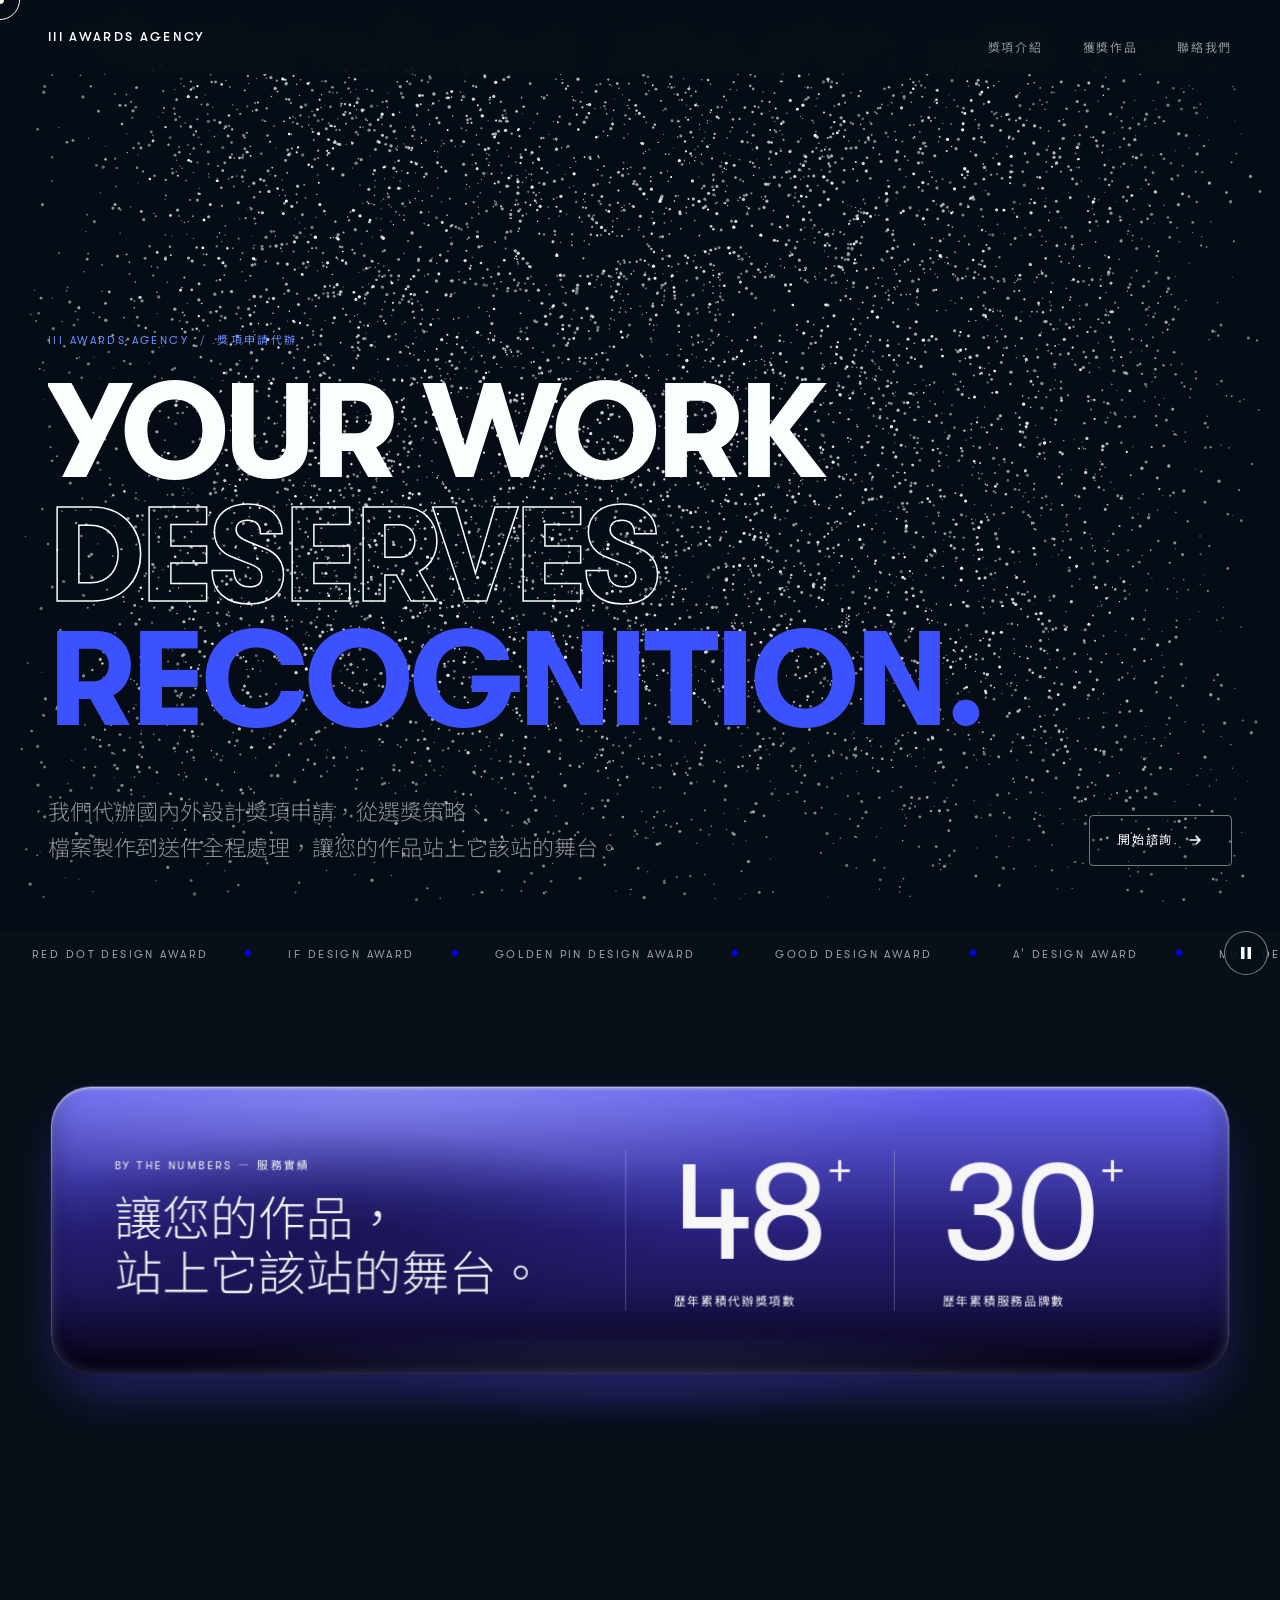
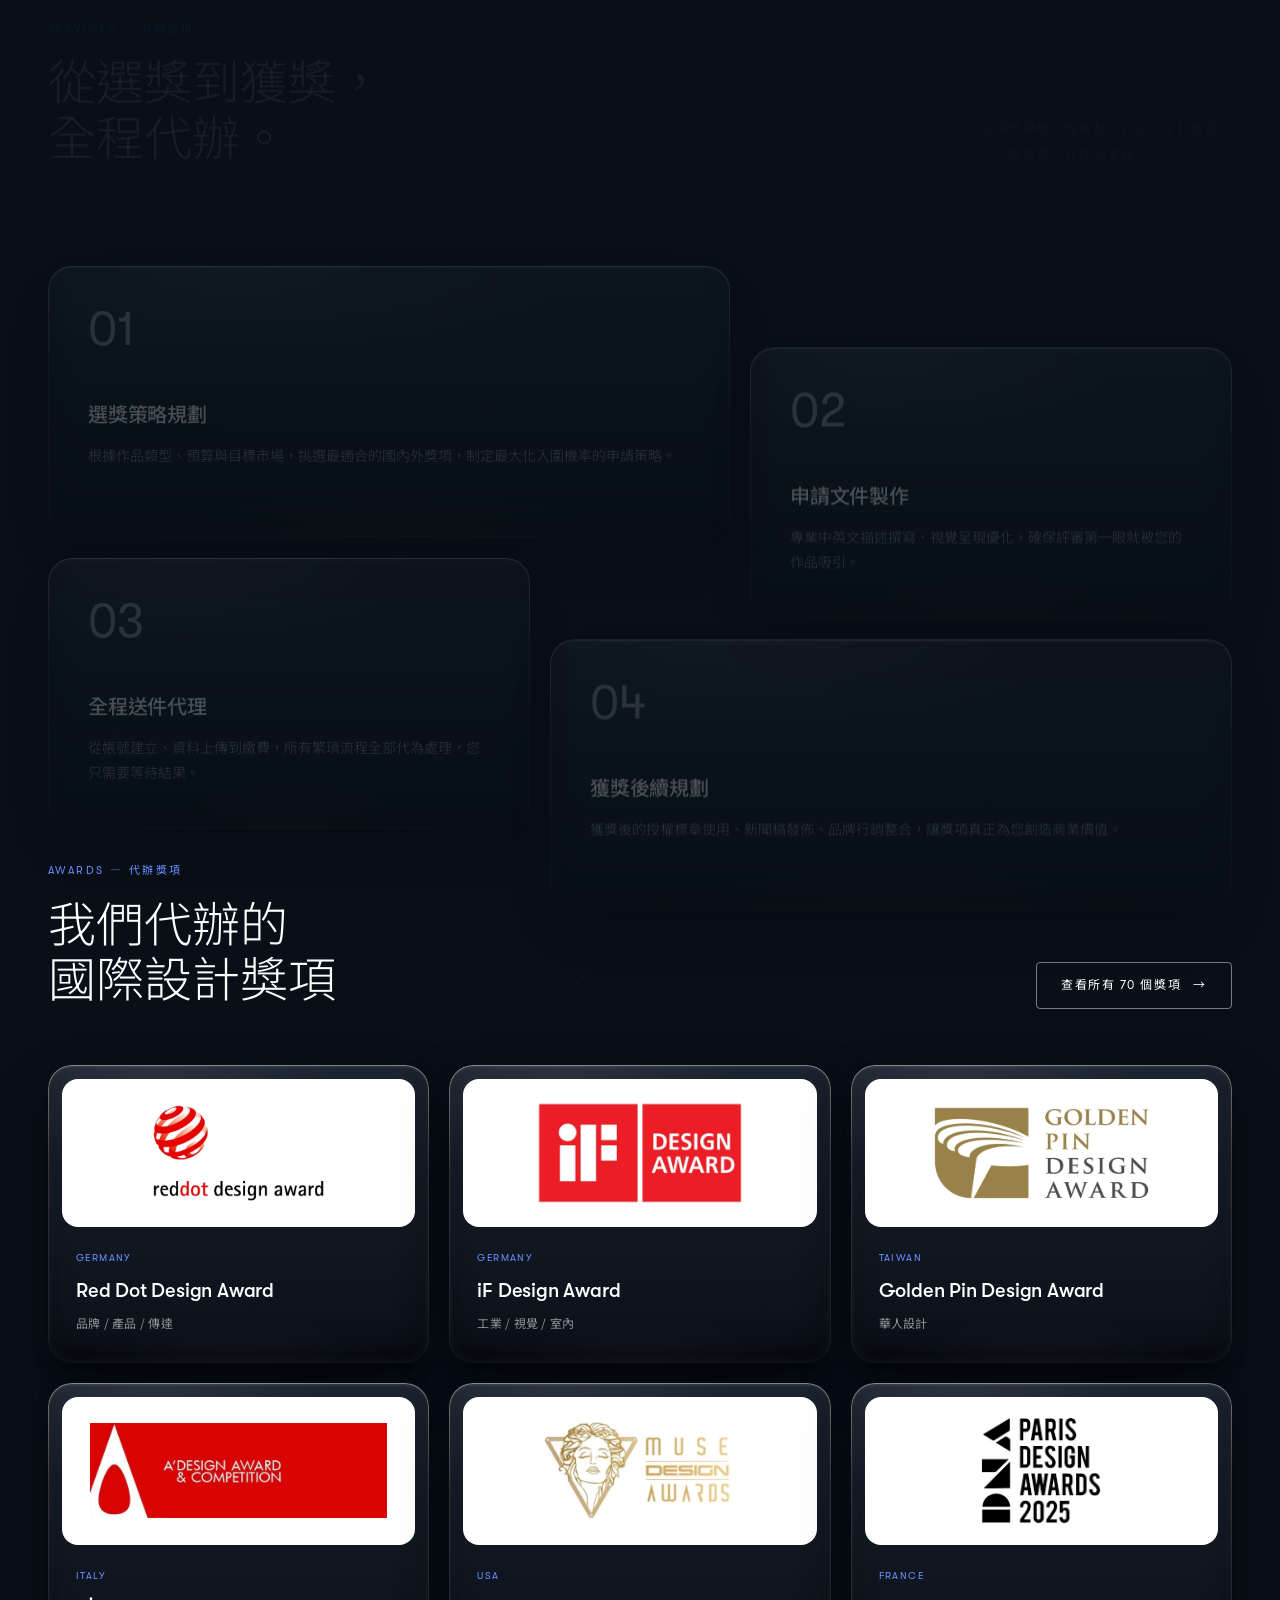
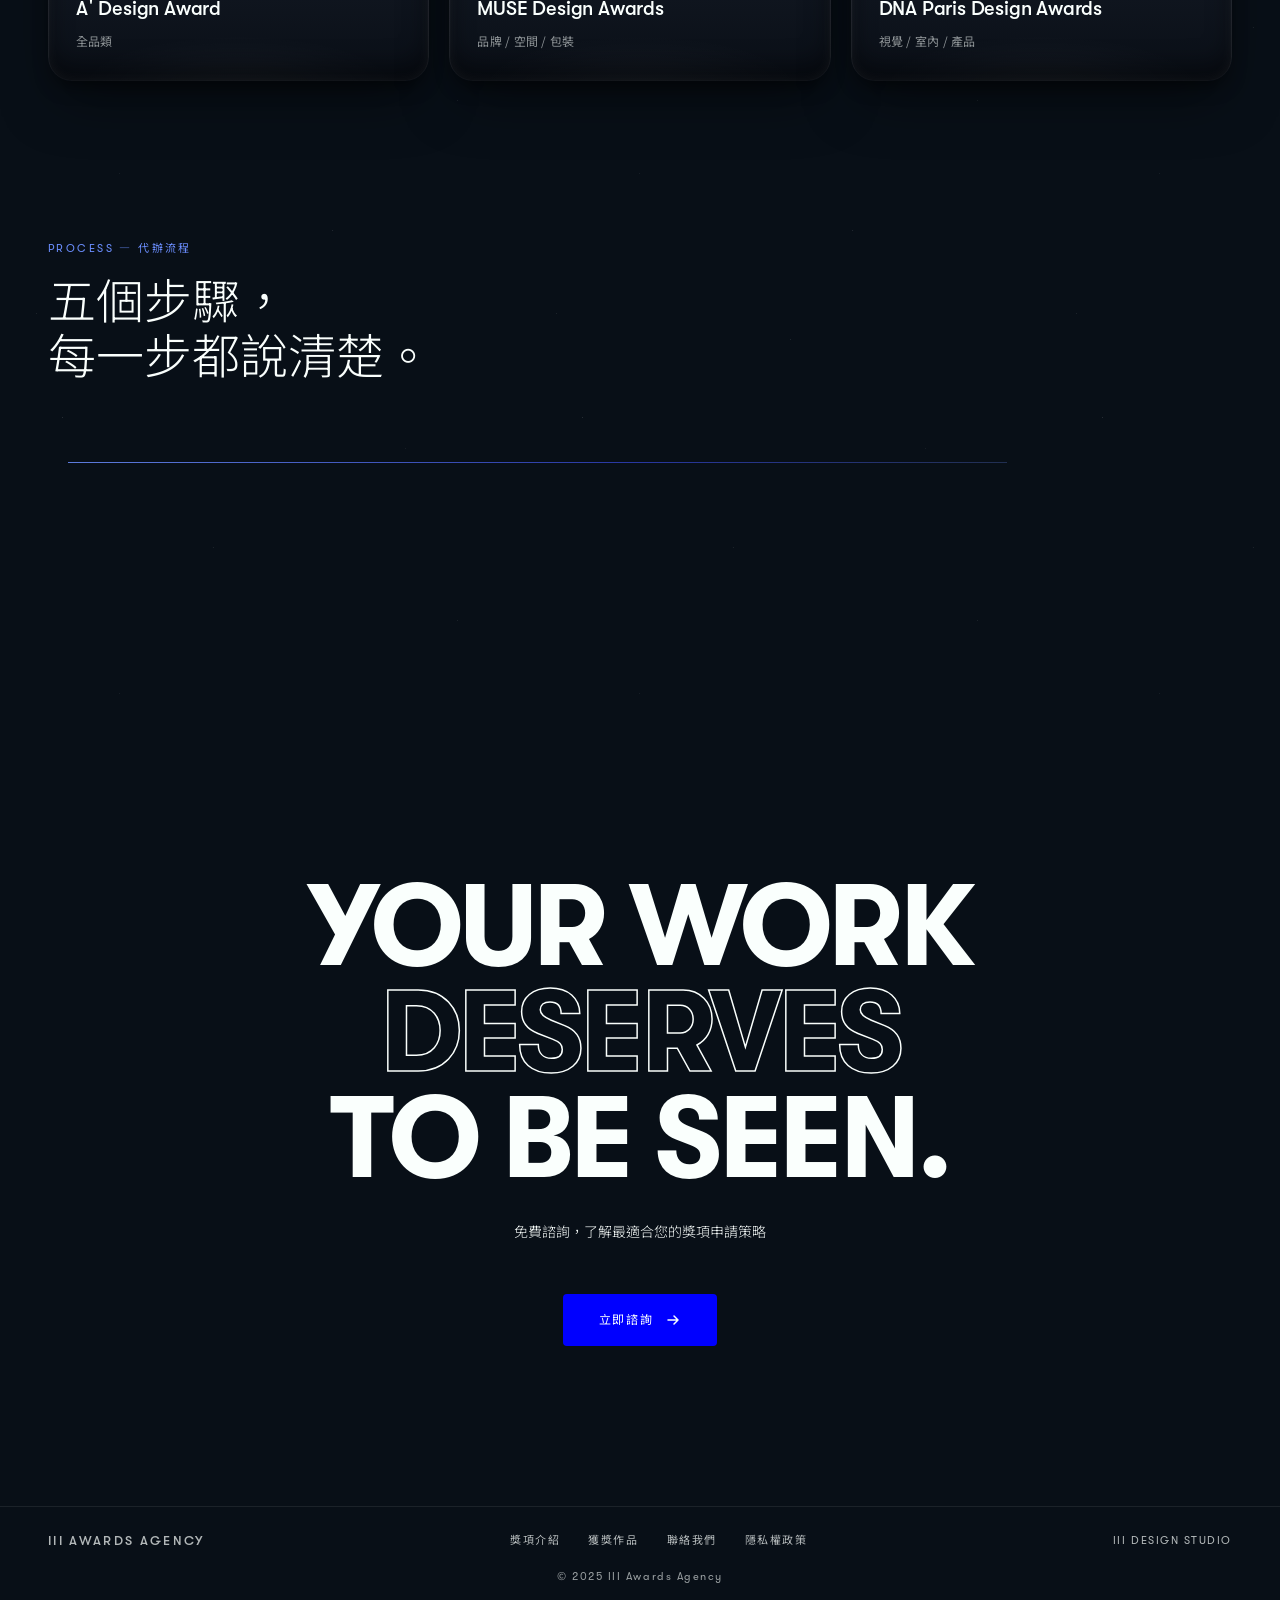
<file: index.html>
<!DOCTYPE html>
<html lang="zh-TW">
<head>
<meta charset="UTF-8">
<meta name="viewport" content="width=device-width, initial-scale=1.0">
<title>III Awards Agency｜國際設計獎項申請代辦</title>
<meta name="description" content="III Awards Agency 代辦紅點、iF、金點、A' Design、MUSE 等國內外設計獎項申請，從選獎策略、申請文件製作到全程送件代理，首次諮詢免費，讓您的作品站上它該站的舞台。">
<meta name="google-site-verification" content="2BXftE-jts5tiGORsCH_mroJvvOsGVrzP3qDnty3Vhc" />
<link rel="canonical" href="https://iiiawardsagency.github.io/">
<meta property="og:type" content="website">
<meta property="og:site_name" content="III Awards Agency">
<meta property="og:locale" content="zh_TW">
<meta property="og:title" content="III Awards Agency｜國際設計獎項申請代辦">
<meta property="og:description" content="III Awards Agency 代辦紅點、iF、金點、A' Design、MUSE 等國內外設計獎項申請，從選獎策略、申請文件製作到全程送件代理，首次諮詢免費，讓您的作品站上它該站的舞台。">
<meta property="og:url" content="https://iiiawardsagency.github.io/">
<meta property="og:image" content="https://iiiawardsagency.github.io/og-image.png">
<meta property="og:image:width" content="1200">
<meta property="og:image:height" content="630">
<meta property="og:image:alt" content="III Awards Agency — Your Work Deserves Recognition.">
<meta name="twitter:card" content="summary_large_image">
<meta name="twitter:title" content="III Awards Agency｜國際設計獎項申請代辦">
<meta name="twitter:description" content="III Awards Agency 代辦紅點、iF、金點、A' Design、MUSE 等國內外設計獎項申請，從選獎策略、申請文件製作到全程送件代理，首次諮詢免費，讓您的作品站上它該站的舞台。">
<meta name="twitter:image" content="https://iiiawardsagency.github.io/og-image.png">
<meta name="theme-color" content="#080F17">
<link rel="icon" href="favicon.svg" type="image/svg+xml">
<link rel="icon" href="favicon-32.png" sizes="32x32" type="image/png">
<link rel="icon" href="favicon-48.png" sizes="48x48" type="image/png">
<link rel="icon" href="favicon-96.png" sizes="96x96" type="image/png">
<link rel="icon" href="favicon-192.png" sizes="192x192" type="image/png">
<link rel="apple-touch-icon" href="apple-touch-icon.png">
<script type="application/ld+json">{"@context":"https://schema.org","@type":"WebSite","name":"III Awards Agency","alternateName":["III 獎項代辦","III Awards"],"url":"https://iiiawardsagency.github.io/"}</script>
<link rel="stylesheet" href="assets/site.css">
<script src="assets/site.js"></script>
<link rel="preconnect" href="https://fonts.googleapis.com">
<link rel="preconnect" href="https://fonts.gstatic.com" crossorigin>
<link rel="preload" as="style" href="https://fonts.googleapis.com/css2?family=Noto+Sans+TC:wght@300;400;500;700&display=swap">
<link rel="stylesheet" href="https://fonts.googleapis.com/css2?family=Noto+Sans+TC:wght@300;400;500;700&display=swap" media="print" onload="this.media='all'">
<noscript><link rel="stylesheet" href="https://fonts.googleapis.com/css2?family=Noto+Sans+TC:wght@300;400;500;700&display=swap"></noscript>
<style>
  *, *::before, *::after { margin: 0; padding: 0; box-sizing: border-box; }
  html { scroll-behavior: smooth; }
  :root {
    --kuro: #080F17;
    --snowy: #FAFFFD;
    --midnight: #252829;
    --blue: #0000FF;
    --blue-light: #6B8EFF;
    --sans: 'GT Walsheim Trial', 'Noto Sans TC', sans-serif;
  }
  /* CURSOR */
  * { cursor: none; }
  a, button { pointer-events: auto; }
  #cursor-dot {
    position: fixed; z-index: 9999;
    width: 8px; height: 8px;
    background: var(--snowy);
    border-radius: 50%;
    transform: translate(-50%, -50%);
    pointer-events: none;
    mix-blend-mode: difference;
  }
  #cursor-ring {
    position: fixed; z-index: 9998;
    width: 40px; height: 40px;
    border: 1.5px solid var(--snowy);
    border-radius: 50%;
    transform: translate(-50%, -50%);
    pointer-events: none;
    transition: width .25s, height .25s, border-color .25s;
    mix-blend-mode: difference;
  }
  body.hovering #cursor-ring {
    width: 64px; height: 64px;
    border-color: var(--blue);
  }

  body {
    background: var(--kuro);
    color: var(--snowy);
    font-family: var(--sans);
    overflow-x: hidden;
    -webkit-font-smoothing: antialiased;
  }

  /* NAV */
  nav {
    position: fixed; top: 0; left: 0; right: 0; z-index: 100;
    display: flex; align-items: center; justify-content: space-between;
    padding: 28px 48px;
    background: rgba(8,15,23,.85);
    backdrop-filter: blur(12px);
    -webkit-backdrop-filter: blur(12px);
  }
  .nav-logo {
    font-size: 13px; letter-spacing: .18em; text-transform: uppercase;
    color: var(--snowy); text-decoration: none; font-weight: 500;
  }
  .nav-links { display: flex; gap: 40px; list-style: none; position: fixed; top: 0; right: 48px; padding: 28px 0; align-items: center; z-index: 200; }
  .nav-links a {
    font-size: 12px; letter-spacing: .14em; text-transform: uppercase;
    color: var(--snowy); text-decoration: none; opacity: .55;
    transition: opacity .2s;
  }
  .nav-links a:hover { opacity: 1; }

  /* HERO */
  #hero {
    min-height: 100vh;
    display: flex; flex-direction: column; justify-content: flex-end;
    padding: 80px 48px 64px;
    position: relative;
  }
  /* 桌機：確保 Logo 粒子在大標上方，不被截斷 */
  @media (min-width: 769px) {
    #hero {
      justify-content: flex-start;
      padding-top: clamp(270px, 37vh, 420px);
    }
  }

  .hero-eyebrow {
    font-size: 11px; letter-spacing: .22em; text-transform: uppercase;
    color: var(--blue-light); margin-bottom: 24px;
    animation: fadeUp .8s .3s both;
  }

  .hero-title {
    font-size: clamp(68px, 10.5vw, 156px);
    font-weight: 700; line-height: .92; letter-spacing: -.03em;
    text-transform: uppercase;
  }
  .hero-title .line { display: block; overflow: hidden; }
  .hero-title .line-inner {
    display: block;
    animation: slideUp .9s cubic-bezier(.16,1,.3,1) both;
  }
  .hero-title .line:nth-child(1) .line-inner { animation-delay: .4s; }
  .hero-title .line:nth-child(2) .line-inner { animation-delay: .52s; }
  .hero-title .line:nth-child(3) .line-inner { animation-delay: .64s; }
  .accent { color: var(--accent-on-dark); }
  .outline {
    -webkit-text-stroke: 1.5px var(--snowy);
    color: transparent;
  }

  .hero-bottom {
    display: flex; align-items: flex-end; justify-content: space-between;
    margin-top: 52px;
    animation: fadeUp .8s 1s both;
  }
  .hero-desc {
    max-width: 580px; font-size: 22px; line-height: 1.6;
    opacity: .55; font-weight: 300;
  }
  .hero-desc .br-wide { display: none; }
  @media (min-width: 680px) { .hero-desc .br-wide { display: inline; } }
  .hero-cta {
    display: inline-flex; align-items: center; gap: 14px;
    text-decoration: none; color: var(--snowy);
    font-size: 12px; letter-spacing: .14em; text-transform: uppercase;
    border: 1px solid rgba(250,255,253,.45); padding: 16px 28px;
    border-radius: 4px;
    transition: background .3s, border-color .3s;
  }
  .hero-cta:hover { background: var(--blue); border-color: var(--blue); }
  .hero-cta svg { transition: transform .3s; }
  .hero-cta:hover svg { transform: translateX(5px); }

  .hero-bg-text { display: none; }

  .scroll-indicator, .scroll-line, .scroll-line::after { display: none !important; }

  /* MARQUEE */
  .marquee-wrap {
    overflow: hidden; padding: 14px 0; white-space: nowrap;
  }
  .marquee-track {
    display: inline-flex;
    animation: marquee 22s linear infinite;
  }
  .marquee-item {
    font-size: 11px; letter-spacing: .2em; text-transform: uppercase;
    opacity: .6; padding: 0 32px;
  }
  .marquee-sep { color: var(--blue); opacity: 1 !important; padding: 0 4px; font-size: 8px; }


  /* ===== HOME v3 SECTIONS (Figma 04 Screens · Home v3) ===== */
  .home-sections {
    position: relative; padding: 40px 48px 40px; overflow-x: clip;
    background-color: var(--bg-page);
    background-image:
      radial-gradient(1px 1px at 12% 8%, rgba(250,255,253,.16), transparent 60%),
      radial-gradient(1px 1px at 78% 14%, rgba(250,255,253,.12), transparent 60%),
      radial-gradient(1.2px 1.2px at 41% 33%, rgba(250,255,253,.14), transparent 60%),
      radial-gradient(1px 1px at 88% 47%, rgba(250,255,253,.10), transparent 60%),
      radial-gradient(1px 1px at 23% 61%, rgba(250,255,253,.12), transparent 60%),
      radial-gradient(1.2px 1.2px at 64% 72%, rgba(250,255,253,.18), transparent 60%),
      radial-gradient(1px 1px at 7% 88%, rgba(250,255,253,.10), transparent 60%),
      radial-gradient(1px 1px at 52% 93%, rgba(250,255,253,.12), transparent 60%);
    background-size: 520px 520px;
  }
  .home-section { max-width: 1344px; margin: 0 auto; padding: 80px 0; }
  .eyebrow {
    font-size: 11px; letter-spacing: .22em; text-transform: uppercase;
    color: var(--text-accent); margin: 0 0 20px;
  }
  .section-title {
    font-family: var(--sans); font-weight: 300; font-size: 48px; line-height: 1.15;
    letter-spacing: 0; color: var(--text-primary); margin: 0;
  }
  .section-head { display: flex; align-items: flex-end; justify-content: space-between; gap: 32px; margin-bottom: 56px; }
  .section-aside { font-size: 14px; line-height: 1.8; color: var(--text-secondary); font-weight: 300; text-align: left; max-width: 420px; }
  .outline-btn {
    display: inline-flex; align-items: center; gap: 12px; min-height: 44px;
    padding: 14px 24px; border: 1px solid var(--border-control); border-radius: 4px;
    color: var(--text-primary); text-decoration: none; font-size: 12px; letter-spacing: .14em; white-space: nowrap;
    transition: border-color var(--dur) var(--ease), background var(--dur) var(--ease);
  }
  .outline-btn:hover { border-color: var(--snowy); background: rgba(250,255,253,.06); }
  .card-arrow-icon {
    position: absolute; top: 28px; right: 28px; font-size: 18px; line-height: 1; color: var(--text-primary);
    opacity: 0; transition: opacity var(--dur) var(--ease);
  }

  /* Stats card — indigo resin, always lit */
  .stats-section { position: relative; padding-top: 72px; }
  .stats-ambient {
    position: absolute; left: 5%; right: 5%; top: 10%; bottom: -10%; pointer-events: none;
    background: radial-gradient(closest-side, rgba(92,77,255,.32), transparent 70%);
  }
  .stats-card {
    border-radius: 40px; padding: 64px 64px; display: grid;
    grid-template-columns: minmax(0, 1fr) auto; align-items: center; gap: 48px;
  }
  .stats-copy { position: relative; }
  .stats-copy::before {
    content: ""; position: absolute; z-index: -1; pointer-events: none;
    left: -20%; right: -20%; top: -20%; bottom: -20%;
    background: radial-gradient(closest-side, rgba(16,12,60,.55), transparent);
  }
  .stats-card .eyebrow { color: #fff; }
  .stats-numbers { display: flex; align-items: stretch; margin: 0; }
  .stat { padding: 0 48px; border-left: 1px solid rgba(255,255,255,.25); }
  .stat-num {
    font-family: 'GT Walsheim Trial', var(--sans); font-weight: 400; font-size: 140px; line-height: .9;
    letter-spacing: -.04em; color: #fff; margin: 0; white-space: nowrap;
  }
  .stat-num sup { font-size: .3em; vertical-align: top; position: relative; top: .1em; margin-left: 6px; color: #fff; }
  .stat-label { margin: 18px 0 0; font-size: 12px; letter-spacing: .14em; color: #fff; }

  /* Services — 2×2, staggered 7:5 / 5:7 */
  .services-grid { list-style: none; margin: 0; padding: 0; display: grid; grid-template-columns: repeat(12, 1fr); gap: 20px; }
  .services-grid > li:nth-child(1), .services-grid > li:nth-child(4) { grid-column: span 7; }
  .services-grid > li:nth-child(2), .services-grid > li:nth-child(3) { grid-column: span 5; }
  .svc-card {
    display: block; height: 100%; border-radius: var(--radius-card); padding: 40px 40px 44px;
    color: var(--text-primary); text-decoration: none;
  }
  .svc-num { display: block; font-family: 'GT Walsheim Trial', var(--sans); font-weight: 400; font-size: 48px; line-height: 1; color: var(--text-muted); margin-bottom: 48px; transition: color var(--dur) var(--ease); }
  .svc-title { font-size: 20px; font-weight: 500; margin: 0 0 14px; }
  .svc-desc { font-size: 14px; line-height: 1.8; font-weight: 300; color: var(--text-secondary); margin: 0; transition: color var(--dur) var(--ease); }
  .svc-card:hover .svc-num, .svc-card:focus-visible .svc-num { color: #fff; }
  .svc-card:hover .svc-desc, .svc-card:focus-visible .svc-desc { color: #fff; }
  .svc-card:hover .card-arrow-icon, .svc-card:focus-visible .card-arrow-icon,
  .award-card:hover .card-arrow-icon, .award-card:focus-visible .card-arrow-icon { opacity: 1; }

  /* Award cards */
  .award-cards { list-style: none; margin: 0; padding: 0; display: grid; grid-template-columns: repeat(3, 1fr); gap: 20px; }
  .award-card {
    display: flex; flex-direction: column; height: 100%; border-radius: var(--radius-card);
    padding: 14px 14px 28px; color: var(--text-primary); text-decoration: none;
  }
  .award-logo {
    display: flex; align-items: center; justify-content: center; height: 148px; border-radius: 16px;
    background: #fff; padding: 20px 28px; margin-bottom: 24px;
  }
  .award-logo img { max-width: 100%; max-height: 100%; width: auto; height: auto; object-fit: contain; display: block; }
  .award-country { display: block; padding: 0 14px; font-size: 10px; letter-spacing: .22em; text-transform: uppercase; color: var(--text-accent); transition: color var(--dur) var(--ease); }
  .award-name { margin: 12px 0 10px; padding: 0 14px; font-size: 20px; font-weight: 500; letter-spacing: -.01em; }
  .award-cats { display: block; padding: 0 14px; font-size: 12px; color: var(--text-secondary); transition: color var(--dur) var(--ease); }
  .award-card .card-arrow-icon { top: auto; bottom: 30px; right: 28px; }
  .award-card:hover .award-country, .award-card:focus-visible .award-country,
  .award-card:hover .award-cats, .award-card:focus-visible .award-cats { color: #fff; }
  .awards-all--mobile { display: none; }

  /* Process */
  .process-list { list-style: none; margin: 56px 0 0; padding: 0; display: grid; grid-template-columns: repeat(5, 1fr); gap: 32px; position: relative; }
  .process-list::before {
    content: ""; position: absolute; left: 20px; right: calc(20% - 12px); top: 19px; height: 1px; pointer-events: none;
    background: linear-gradient(90deg, rgba(107,142,255,.85), rgba(61,82,255,.6) 60%, rgba(107,142,255,.25));
  }
  .process-step { position: relative; }
  .process-node {
    position: relative; z-index: 1; width: 40px; height: 40px; border-radius: 50%;
    display: inline-flex; align-items: center; justify-content: center;
    font-family: 'GT Walsheim Trial', var(--sans); font-size: 11px; letter-spacing: .06em; color: var(--text-primary);
    background: linear-gradient(180deg, var(--resin-kuro-top), var(--resin-kuro-bottom));
    box-shadow: 0 8px 20px -4px rgba(0,0,0,.6), 0 4px 8px -2px rgba(0,0,0,.5),
      inset 0 1px 2px rgba(255,255,255,.16), inset 0 0 8px rgba(250,255,253,.06), inset 0 -6px 12px rgba(0,0,0,.45);
    transition: background var(--dur) var(--ease), box-shadow var(--dur) var(--ease), color var(--dur) var(--ease);
  }
  .process-node::after {
    content: ""; position: absolute; inset: -60px; border-radius: 50%; z-index: -1; pointer-events: none;
    background: radial-gradient(closest-side, rgba(107,142,255,.18), transparent); opacity: 0;
    transition: opacity var(--dur) var(--ease);
  }
  .process-step h3 { font-size: 18px; font-weight: 500; margin: 28px 0 12px; }
  .process-step p { font-size: 13px; line-height: 1.8; font-weight: 300; color: var(--text-secondary); margin: 0; transition: color var(--dur) var(--ease); }
  .process-step:hover .process-node {
    background: radial-gradient(#E4E9FF, #B4C2FF 60%, #8EA2FF); color: #080F17;
    box-shadow: 0 0 26px rgba(142,162,255,.75), inset -3px -4px 6px rgba(255,255,255,.8), inset 2px 5px 8px rgba(61,82,255,.45);
  }
  .process-step:hover .process-node::after { opacity: 1; }
  .process-step:hover p { color: #fff; }

  @media (max-width: 1100px) {
    .stats-card { grid-template-columns: 1fr; }
    .stats-numbers .stat:first-child { border-left: none; padding-left: 0; }
  }
  @media (max-width: 768px) {
    .home-sections { padding: 16px 20px 24px; }
    .home-section { padding: 56px 0; }
    .section-title { font-size: 32px; }
    .section-head { flex-direction: column; align-items: flex-start; gap: 16px; margin-bottom: 32px; }
    .stats-card { border-radius: 32px; padding: 32px 24px; gap: 28px; }
    .stats-copy::before { top: -45%; background: radial-gradient(closest-side, rgba(16,12,60,.75), transparent); }
    .stats-numbers { display: grid; grid-template-columns: 1fr 1fr; }
    .stat { padding: 0 0 0 20px; }
    .stats-numbers .stat:first-child { padding-left: 0; border-left: none; }
    .stat-num { font-size: 48px; }
    .stat-label { margin-top: 10px; font-size: 12px; letter-spacing: .06em; }
    .services-grid { grid-template-columns: 1fr; gap: 16px; }
    .services-grid > li:nth-child(n) { grid-column: auto; }
    .svc-card { padding: 28px 24px 32px; }
    .svc-num { margin-bottom: 28px; }
    .award-cards {
      display: flex; overflow-x: auto; scroll-snap-type: x mandatory; gap: 16px;
      margin: 0 -20px; padding: 4px 20px 24px; scroll-padding: 0 20px;
    }
    .award-cards > li { flex: 0 0 280px; scroll-snap-align: start; }
    .awards-all--desktop { display: none; }
    .awards-all--mobile { display: inline-flex; margin-top: 8px; }
    .process-list { grid-template-columns: 1fr; gap: 36px; margin-top: 36px; }
    .process-list::before {
      left: 19px; right: auto; top: 20px; bottom: 20px; width: 1px; height: auto;
      background: linear-gradient(180deg, rgba(107,142,255,.85), rgba(61,82,255,.6) 60%, rgba(107,142,255,.25));
    }
    .process-step { display: grid; grid-template-columns: 40px 1fr; column-gap: 20px; }
    .process-step h3 { margin: 8px 0 8px; }
  }

  /* CTA */
  #cta {
    padding: 160px 48px;
    display: flex; flex-direction: column; align-items: center; text-align: center;
    position: relative; overflow: hidden;
  }
  .cta-glow {
    display: none;
    position: absolute; inset: 0;
    background: radial-gradient(ellipse 55% 45% at 50% 50%, rgba(0,0,255,.09) 0%, transparent 70%);
    pointer-events: none;
  }
  .cta-title {
    font-size: clamp(52px, 9vw, 128px);
    font-weight: 700; letter-spacing: -.04em; line-height: .93;
    text-transform: uppercase; max-width: 860px;
  }
  .cta-sub {
    margin-top: 28px; font-size: 14px; opacity: .6;
    letter-spacing: .06em; font-weight: 300;
  }
  .cta-btn {
    margin-top: 48px;
    display: inline-flex; align-items: center; gap: 12px;
    background: var(--blue); color: var(--snowy);
    text-decoration: none; font-size: 12px;
    letter-spacing: .14em; text-transform: uppercase;
    padding: 18px 36px;
    border-radius: 4px;
    transition: background .3s, color .3s, transform .3s;
  }
  .cta-btn:hover {
    background: var(--snowy); color: var(--kuro);
    transform: translateY(-2px);
  }

  /* FOOTER */
  footer {
    border-top: 1px solid rgba(250,255,253,.08);
    padding: 14px 48px 0;
    display: flex; flex-direction: column; align-items: center; gap: 8px;
  }
  .footer-bottom-row {
    width: 100%;
    display: flex; align-items: center; justify-content: space-between;
  }
  .footer-logo { font-size: 12px; letter-spacing: .18em; text-transform: uppercase; opacity: .6; }
  .footer-links { display: flex; gap: 32px; list-style: none; }
  .footer-links a {
    font-size: 11px; letter-spacing: .14em; text-transform: uppercase;
    color: var(--snowy); text-decoration: none; opacity: .55;
    transition: opacity .2s; white-space: nowrap;
  }
  .footer-links a:hover { opacity: 1; }
  .footer-studio-link {
    display: inline-flex; align-items: center; gap: 10px;
    text-decoration: none; color: var(--snowy);
    font-size: 11px; letter-spacing: .14em; text-transform: uppercase;
    border: 1px solid rgba(250,255,253,.2); padding: 10px 18px;
    opacity: .5; transition: opacity .2s, border-color .2s;
  }
  .footer-studio-link:hover { opacity: 1; border-color: var(--blue); }
  .footer-copy { font-size: 11px; opacity: .45;  text-align: center; }

  /* KEYFRAMES */
  @keyframes fadeUp {
    from { opacity: 0; transform: translateY(20px); }
    to { opacity: 1; transform: translateY(0); }
  }
  @keyframes slideUp {
    from { transform: translateY(105%); }
    to { transform: translateY(0); }
  }
  @keyframes marquee {
    from { transform: translateX(0); }
    to { transform: translateX(-50%); }
  }
  @keyframes scrollDrop {
    0% { top: -100%; }
    100% { top: 100%; }
  }
  /* HERO LOGO */
  #particle-canvas {
    position: absolute;
    top: 0; left: 0;
    width: 100%; height: 100%;
    pointer-events: none;
    z-index: 0;
  }
  #hero > *:not(#particle-canvas) { position: relative; z-index: 1; }
  .hero-logo-wrap { display: none; }



  /* HAMBURGER */
  .nav-toggle { display: none; flex-direction: column; gap: 5px; background: none; border: none; cursor: none; z-index: 101; padding: 4px; }
  .nav-toggle span { display: block; width: 22px; height: 1.5px; background: var(--snowy); transition: transform .3s, opacity .3s; }
  .nav-toggle.open span:nth-child(1) { transform: translateY(6.5px) rotate(45deg); }
  .nav-toggle.open span:nth-child(2) { opacity: 0; }
  .nav-toggle.open span:nth-child(3) { transform: translateY(-6.5px) rotate(-45deg); }
  @media (max-width: 768px) {
    nav { padding: 14px 20px; }
    .nav-toggle { display: flex; }
    .nav-links {
      display: none; position: fixed; top: 0; left: 0; right: 0; bottom: 0; padding: 0;
      background: rgba(8,15,23,.97); flex-direction: column;
      align-items: center; justify-content: center; gap: 40px; z-index: 200;
    }
    .nav-links.open { display: flex; }
    .nav-links li a { font-size: 20px; letter-spacing: .1em; opacity: .8; }


    /* Hero title: prevent overflow on mobile */
    .hero-title { font-size: min(10.5vw, calc((100vw - 96px) / 7)); }

    /* CTA button: normal on mobile */
    .hero-cta {
      white-space: nowrap;
    }

    /* Hero bottom: stack vertically on mobile */
    .hero-bottom {
      flex-direction: column;
      align-items: flex-start;
      gap: 32px;
    }


    /* FOOTER: stack vertically */
    .footer-bottom-row {
      flex-direction: column;
      align-items: center;
      text-align: center;
      gap: 16px;
    }
    .footer-links a { font-size: 11px; }
  }
  @media(pointer:coarse){ #cursor-dot, #cursor-ring { display: none; } * { cursor: auto; } }
</style>
<link rel="stylesheet" href="assets/type.css">
<link rel="stylesheet" href="assets/motion.css">
</head>
<body>

<a class="skip-link" href="#main">跳到主要內容</a>
<div id="cursor-dot" aria-hidden="true"></div>
<div id="cursor-ring" aria-hidden="true"></div>
<header>
  <nav class="site-nav" aria-label="主要選單">
    <a href="index.html" class="nav-logo" aria-current="page">III AWARDS AGENCY</a>
    <button class="nav-toggle" id="navToggle" type="button" aria-label="開啟選單" aria-expanded="false" aria-controls="navLinks">
      <span></span><span></span><span></span>
    </button>
    <ul class="nav-links" id="navLinks">
      <li><a href="awards.html">獎項介紹</a></li>
      <li><a href="works.html">獲獎作品</a></li>
      <li><a href="contact.html">聯絡我們</a></li>
    </ul>
  </nav>
</header>
<main id="main" tabindex="-1">
<!-- HERO -->
<section id="hero">
  <canvas id="particle-canvas"></canvas>
  <div class="hero-bg-text">IAA</div>
  <div class="hero-logo-wrap">
    <div class="hero-logo-img" style="display:block;width:100%;"><?xml version="1.0" encoding="UTF-8"?>
<svg id="_圖層_1" xmlns="http://www.w3.org/2000/svg" version="1.1" viewBox="0 0 1920 334.55">
  <!-- Generator: Adobe Illustrator 30.2.1, SVG Export Plug-In . SVG Version: 2.1.1 Build 1)  -->
  <defs>
    <style>
      .st0 {
        fill: #fff;
      }
    </style>
  </defs>
  <path class="st0" d="M1919.74,185.83c-1.14,4.52-5.8,7.36-10.19,6.85-2.38-.27-4.57-1.37-6.53-2.74-1.92-1.37-3.75-2.83-5.71-4.16-3.88-2.61-7.95-4.94-12.16-6.99-4.16-2.01-8.5-3.79-12.93-5.26-4.48-1.51-9-2.79-13.62-3.75-4.71-1.05-9.46-1.83-14.26-2.42-4.89-.55-9.83-.96-14.81-1.14-2.97-.14-5.99-.18-9-.18-26.6,0-51.5,7.81-72.53,21.39-.87.55-1.78,1.14-2.65,1.74-.41.27-.82.55-1.19.82l-179.14,118.09-1.05.69-4.62,3.24c-.32.23-.69.41-1.05.59-26.09,15.22-52.01,22.3-77.46,21.94-54.49-.78-96.82-34.3-133.12-71.63-36.04-37.06-71.42-89.01-124.23-101.35-10.14-2.37-20.56-3.55-30.97-3.55-27.6,0-53.29,8.27-74.86,22.48-1.87,1.23-3.75,2.51-5.58,3.84-.14.14-.32.23-.5.37l-1.78,1.23-180.38,125.31c-.37.23-.73.41-1.1.59-7.54,4.39-15.08,8.13-22.58,11.2-.87.37-1.69.69-2.56,1.01-3.11,1.19-6.22,2.28-9.32,3.29-1.23.41-2.47.78-3.75,1.14-45.97,13.14-89.2.82-127.45-25.66-21.61-14.96-41.24-32.9-58.14-53.29-16.01-19.32-31.14-39.63-49.97-56.37-8.18-7.28-17.05-13.82-26.71-19.01-19.19-10.33-41.04-16.13-64.21-16.13-27.6,0-53.29,8.27-74.86,22.48-1.87,1.23-3.75,2.51-5.58,3.84l-.5.37s-1.55,1.1-1.6,1.1l-174.89,121.47-1.1.73-4.62,3.24c-.32.23-.69.41-1.05.59-26.6,15.54-52.97,22.53-78.83,21.98-.64,0-1.28,0-1.92-.05-13.98-.14-27.65-2.7-40.86-7.81-.18-.09-.32-.14-.46-.18-35.55-12.38-69.97-38.75-102.64-76.64l-13.62-16.5L3.68,159.46l-1.1-1.51c-2.74-3.75-2.88-6.85-2.33-9.19,1.14-4.52,5.8-7.36,10.19-6.85,2.38.27,4.57,1.37,6.53,2.74,1.92,1.37,3.75,2.83,5.71,4.16,3.88,2.61,7.95,4.94,12.16,6.99,4.16,2.01,8.5,3.79,12.93,5.26,4.48,1.51,9,2.79,13.62,3.75,4.71,1.05,9.46,1.83,14.26,2.42,4.89.55,9.83.96,14.81,1.14,2.97.14,5.99.18,9,.18,26.6,0,51.5-7.81,72.53-21.39.87-.55,1.78-1.14,2.65-1.74.41-.27.82-.55,1.19-.82L354.93,26.56l1.1-.73,4.62-3.25c.32-.23.69-.41,1.05-.59C387.79,6.78,413.7-.31,439.16.06c15.22-.27,29.98,2.28,44.24,7.86,15.9,6.17,31.17,15.99,45.84,29.8,12.98,12.16,23.54,26.69,35.37,39.9,5.58,6.22,10.92,12.61,16.04,19.24,17.09,22.26,41.27,41.5,65.9,55.3,5.16,2.88,10.47,5.53,15.86,7.86.05.05.14.05.18.09,16.13,7.04,33.27,11.56,50.86,12.48,9.47.49,19.01-.12,28.36-1.66,9.41-1.55,18.65-4.07,27.59-7.39,8.87-3.3,17.46-7.37,25.56-12.27,24.49-14.82,110.8-73.24,130.4-86.15,19.72-12.99,39.07-27.54,59.58-39.26,9.92-5.67,19.65-10.42,29.29-14.26.87-.37,1.69-.69,2.56-1.01,3.11-1.19,6.26-2.28,9.37-3.29,1.23-.41,2.47-.78,3.7-1.14,31.44-9.32,61.33-8.23,89.3,4.71.14,0,.27.05.36.14,9.6,4.43,18.92,10.28,28.01,17.55.32.18.64.46.91.73,10.74,8.68,21.16,19.38,31.21,32.17,8.09,9.6,15.99,19.38,24.13,28.97,10.56,12.52,21.89,24.5,34.14,35.14,14.62,12.89,30.62,23.95,48.35,32.31,1.92.91,3.88,1.78,5.85,2.61,6.99,2.97,14.12,5.48,21.43,7.45,30.12,8.13,61.56,5.44,90.26-6.58,9.55-3.43,18.6-7.95,27.01-13.39.87-.55,1.78-1.14,2.65-1.74.41-.27.82-.55,1.19-.82l179.1-118.04,1.1-.73,4.62-3.24c.32-.23.69-.41,1.05-.59,26.6-15.54,52.97-22.53,78.83-21.98.69.05,1.33.05,1.92.05,13.98.14,27.65,2.7,40.86,7.82.18.05.32.09.46.18,35.55,12.39,69.97,38.75,102.64,76.64l13.62,16.5,57.45,73.17,1.1,1.51c2.74,3.75,2.88,6.85,2.33,9.19v-.06Z"/>
</svg></div>
  </div>
    <p class="hero-eyebrow">III Awards Agency &nbsp;/&nbsp; 獎項申請代辦</p>
  <h1 class="hero-title">
    <span class="line"><span class="line-inner">Your Work</span></span>
    <span class="line"><span class="line-inner outline">Deserves</span></span>
    <span class="line"><span class="line-inner accent">Recognition.</span></span>
  </h1>
  <div class="hero-bottom">
    <p class="hero-desc">
      我們代辦國內外設計獎項申請，從選獎策略、<br class="br-wide">檔案製作到送件全程處理，讓您的作品站上它該站的舞台。
    </p>
    <a href="contact.html" class="hero-cta">
      開始諮詢
      <svg width="16" height="16" viewBox="0 0 16 16" fill="none">
        <path d="M3 8h10M9 4l4 4-4 4" stroke="currentColor" stroke-width="1.5" stroke-linecap="round" stroke-linejoin="round"/>
      </svg>
    </a>
  </div>
</section>

<!-- MARQUEE -->
<div class="marquee-wrap marquee-host" role="region" aria-label="代辦獎項名稱輪播">
  <button type="button" class="marquee-toggle" aria-pressed="false" aria-label="暫停輪播"><svg class="i-pause" viewBox="0 0 14 14" aria-hidden="true"><rect x="2" y="1" width="3.5" height="12" fill="currentColor"/><rect x="8.5" y="1" width="3.5" height="12" fill="currentColor"/></svg><svg class="i-play" viewBox="0 0 14 14" aria-hidden="true"><path d="M3 1l10 6-10 6z" fill="currentColor"/></svg></button>
  <div class="marquee-track">
    <span class="marquee-item">Red Dot Design Award</span><span class="marquee-sep">◆</span>
    <span class="marquee-item">iF Design Award</span><span class="marquee-sep">◆</span>
    <span class="marquee-item">Golden Pin Design Award</span><span class="marquee-sep">◆</span>
    <span class="marquee-item">Good Design Award</span><span class="marquee-sep">◆</span>
    <span class="marquee-item">A' Design Award</span><span class="marquee-sep">◆</span>
    <span class="marquee-item">MUSE Design Awards</span><span class="marquee-sep">◆</span>
    <span class="marquee-item">DNA Paris Design Awards</span><span class="marquee-sep">◆</span>
    <span class="marquee-item">Taiwan Excellence</span><span class="marquee-sep">◆</span>
    <span class="marquee-item">Red Dot Design Award</span><span class="marquee-sep">◆</span>
    <span class="marquee-item">iF Design Award</span><span class="marquee-sep">◆</span>
    <span class="marquee-item">Golden Pin Design Award</span><span class="marquee-sep">◆</span>
    <span class="marquee-item">Good Design Award</span><span class="marquee-sep">◆</span>
    <span class="marquee-item">A' Design Award</span><span class="marquee-sep">◆</span>
    <span class="marquee-item">MUSE Design Awards</span><span class="marquee-sep">◆</span>
    <span class="marquee-item">DNA Paris Design Awards</span><span class="marquee-sep">◆</span>
    <span class="marquee-item">Taiwan Excellence</span><span class="marquee-sep">◆</span>
  </div>
</div>

<div class="home-sections">

<!-- STATS -->
<section class="home-section stats-section" aria-labelledby="stats-title">
  <div class="stats-ambient" aria-hidden="true"></div>
  <div class="stats-card resin-blue">
    <div class="stats-copy">
      <p class="eyebrow">By the numbers — 服務實績</p>
      <h2 class="section-title" id="stats-title">讓您的作品，<br>站上它該站的舞台。</h2>
    </div>
    <div class="stats-numbers">
      <div class="stat"><p class="stat-num">48<sup>+</sup></p><p class="stat-label">歷年累積代辦獎項數</p></div>
      <div class="stat"><p class="stat-num">30<sup>+</sup></p><p class="stat-label">歷年累積服務品牌數</p></div>
    </div>
  </div>
</section>

<!-- SERVICES -->
<section class="home-section" id="services" aria-labelledby="services-title">
  <div class="section-head">
    <div>
      <p class="eyebrow">Services — 我們提供</p>
      <h2 class="section-title" id="services-title">從選獎到獲獎，<br>全程代辦。</h2>
    </div>
    <p class="section-aside">從選獎策略、檔案製作到送件全程處理，<br>您只需要專注在作品本身。</p>
  </div>
  <ul class="services-grid">
    <li><a class="svc-card resin-kuro resin-hover" href="contact.html#evaluation">
      <span class="svc-num">01</span>
      <h3 class="svc-title">選獎策略規劃</h3>
      <p class="svc-desc">根據作品類型、預算與目標市場，挑選最適合的國內外獎項，制定最大化入圍機率的申請策略。</p>
      <span class="card-arrow-icon" aria-hidden="true">→</span>
    </a></li>
    <li><a class="svc-card resin-kuro resin-hover" href="contact.html#evaluation">
      <span class="svc-num">02</span>
      <h3 class="svc-title">申請文件製作</h3>
      <p class="svc-desc">專業中英文描述撰寫、視覺呈現優化，確保評審第一眼就被您的作品吸引。</p>
      <span class="card-arrow-icon" aria-hidden="true">→</span>
    </a></li>
    <li><a class="svc-card resin-kuro resin-hover" href="contact.html#evaluation">
      <span class="svc-num">03</span>
      <h3 class="svc-title">全程送件代理</h3>
      <p class="svc-desc">從帳號建立、資料上傳到繳費，所有繁瑣流程全部代為處理，您只需要等待結果。</p>
      <span class="card-arrow-icon" aria-hidden="true">→</span>
    </a></li>
    <li><a class="svc-card resin-kuro resin-hover" href="contact.html#evaluation">
      <span class="svc-num">04</span>
      <h3 class="svc-title">獲獎後續規劃</h3>
      <p class="svc-desc">獲獎後的授權標章使用、新聞稿發佈、品牌行銷整合，讓獎項真正為您創造商業價值。</p>
      <span class="card-arrow-icon" aria-hidden="true">→</span>
    </a></li>
  </ul>
</section>

<!-- AWARDS -->
<section class="home-section" id="awards" aria-labelledby="awards-title">
  <div class="section-head">
    <div>
      <p class="eyebrow">Awards — 代辦獎項</p>
      <h2 class="section-title" id="awards-title">我們代辦的<br>國際設計獎項</h2>
    </div>
    <a class="outline-btn awards-all--desktop" href="awards.html">查看所有 70 個獎項 <span aria-hidden="true">→</span></a>
  </div>
  <ul class="award-cards" id="awardCards" aria-label="代辦獎項，可左右滑動">
    <li><a class="award-card resin-kuro resin-hover" href="awards.html">
      <span class="award-logo"><img src="logos/245dd57cbe6180a4b7bdf9c07b6ddc92.webp" alt="Red Dot Design Award" width="507" height="300" loading="lazy" decoding="async"></span>
      <span class="award-country">Germany</span>
      <h3 class="award-name">Red Dot Design Award</h3>
      <span class="award-cats">品牌 / 產品 / 傳達</span>
      <span class="card-arrow-icon" aria-hidden="true">↗</span>
    </a></li>
    <li><a class="award-card resin-kuro resin-hover" href="awards.html">
      <span class="award-logo"><img src="logos/245dd57cbe61809694c0d68d7dc83169.webp" alt="iF Design Award" width="469" height="240" loading="lazy" decoding="async"></span>
      <span class="award-country">Germany</span>
      <h3 class="award-name">iF Design Award</h3>
      <span class="award-cats">工業 / 視覺 / 室內</span>
      <span class="card-arrow-icon" aria-hidden="true">↗</span>
    </a></li>
    <li><a class="award-card resin-kuro resin-hover" href="awards.html">
      <span class="award-logo"><img src="logos/245dd57cbe6180b3aff8c49b8020a72d.webp" alt="Golden Pin Design Award" width="557" height="260" loading="lazy" decoding="async"></span>
      <span class="award-country">Taiwan</span>
      <h3 class="award-name">Golden Pin Design Award</h3>
      <span class="award-cats">華人設計</span>
      <span class="card-arrow-icon" aria-hidden="true">↗</span>
    </a></li>
    <li><a class="award-card resin-kuro resin-hover" href="awards.html">
      <span class="award-logo"><img src="logos/245dd57cbe61800a82b0f567ec8d0385.webp" alt="A' Design Award" width="720" height="230" loading="lazy" decoding="async"></span>
      <span class="award-country">Italy</span>
      <h3 class="award-name">A' Design Award</h3>
      <span class="award-cats">全品類</span>
      <span class="card-arrow-icon" aria-hidden="true">↗</span>
    </a></li>
    <li><a class="award-card resin-kuro resin-hover" href="awards.html">
      <span class="award-logo"><img src="logos/245dd57cbe6180459990df36c435d4c1.webp" alt="MUSE Design Awards" width="448" height="240" loading="lazy" decoding="async"></span>
      <span class="award-country">USA</span>
      <h3 class="award-name">MUSE Design Awards</h3>
      <span class="award-cats">品牌 / 空間 / 包裝</span>
      <span class="card-arrow-icon" aria-hidden="true">↗</span>
    </a></li>
    <li><a class="award-card resin-kuro resin-hover" href="awards.html">
      <span class="award-logo"><img src="logos/245dd57cbe6180ba8f5bcf02583d9eaf.webp" alt="DNA Paris Design Awards" width="180" height="112" loading="lazy" decoding="async"></span>
      <span class="award-country">France</span>
      <h3 class="award-name">DNA Paris Design Awards</h3>
      <span class="award-cats">視覺 / 室內 / 產品</span>
      <span class="card-arrow-icon" aria-hidden="true">↗</span>
    </a></li>
  </ul>
  <a class="outline-btn awards-all--mobile" href="awards.html">查看所有 70 個獎項 <span aria-hidden="true">→</span></a>
</section>

<!-- PROCESS -->
<section class="home-section" id="process" aria-labelledby="process-title">
  <p class="eyebrow">Process — 代辦流程</p>
  <h2 class="section-title" id="process-title">五個步驟，<br>每一步都說清楚。</h2>
  <ol class="process-list">
    <li class="process-step"><span class="process-node" aria-hidden="true">01</span><div><h3>免費諮詢</h3><p>了解您的作品與目標，提供兩個適合的獎項建議，附完整費用與時程。</p></div></li>
    <li class="process-step"><span class="process-node" aria-hidden="true">02</span><div><h3>簽約、付款</h3><p>確認申請獎項、報價與時程後簽約，完成付款。</p></div></li>
    <li class="process-step"><span class="process-node" aria-hidden="true">03</span><div><h3>文件製作</h3><p>撰寫申請描述、整理視覺素材，送件前與您確認。</p></div></li>
    <li class="process-step"><span class="process-node" aria-hidden="true">04</span><div><h3>代為送件</h3><p>全程代辦上傳、繳費，即時回報送件狀態。</p></div></li>
    <li class="process-step"><span class="process-node" aria-hidden="true">05</span><div><h3>獲獎後續</h3><p>協助授權標章使用與品牌行銷規劃。</p></div></li>
  </ol>
</section>

</div>

<!-- CTA -->
<section id="cta">
  <div class="cta-glow"></div>
  <h2 class="cta-title">
    Your Work<br><span class="outline">Deserves</span><br>To Be Seen.
  </h2>
  <p class="cta-sub">免費諮詢，了解最適合您的獎項申請策略</p>
  <a href="contact.html" class="cta-btn">
    立即諮詢
    <svg width="16" height="16" viewBox="0 0 16 16" fill="none">
      <path d="M3 8h10M9 4l4 4-4 4" stroke="currentColor" stroke-width="1.5" stroke-linecap="round" stroke-linejoin="round"/>
    </svg>
  </a>
</section>

</main>

<footer>
  <a class="eval-cta sticky-cta" href="contact.html#evaluation">免費獎項評估 <span aria-hidden="true">→</span></a>
  <div class="footer-bottom-row">
    <p class="footer-logo">III AWARDS AGENCY</p>
    <ul class="footer-links">
      <li><a href="awards.html">獎項介紹</a></li>
      <li><a href="works.html">獲獎作品</a></li>
      <li><a href="contact.html">聯絡我們</a></li>
      <li><a href="privacy.html">隱私權政策</a></li>
    </ul>
    <p class="footer-logo"><a class="footer-studio" href="https://iiidesignstudio.webflow.io" target="_blank" rel="noopener">III Design Studio</a></p>
  </div>
  <p class="footer-copy">© 2025 III Awards Agency</p>
</footer>

<script>
  // CURSOR
  const dot = document.getElementById('cursor-dot');
  const ring = document.getElementById('cursor-ring');
  let mx = 0, my = 0, rx = 0, ry = 0;

  document.addEventListener('mousemove', e => {
    mx = e.clientX; my = e.clientY;
    dot.style.left = mx + 'px';
    dot.style.top = my + 'px';
  });

  (function animRing() {
    rx += (mx - rx) * .11;
    ry += (my - ry) * .11;
    ring.style.left = rx + 'px';
    ring.style.top = ry + 'px';
    requestAnimationFrame(animRing);
  })();

  document.querySelectorAll('a, button').forEach(el => {
    el.addEventListener('mouseenter', () => document.body.classList.add('hovering'));
    el.addEventListener('mouseleave', () => document.body.classList.remove('hovering'));
  });

  // SCROLL REVEAL via IntersectionObserver
  const io = new IntersectionObserver(entries => {
    entries.forEach(e => {
      if (e.isIntersecting) {
        e.target.style.opacity = '1';
        e.target.style.transform = 'translateY(0) translateX(0)';
      }
    });
  }, { threshold: 0.12 });

  function reveal(selector, opts = {}) {
    document.querySelectorAll(selector).forEach((el, i) => {
      const tx = opts.x ? `translateX(${opts.x})` : 'translateY(30px)';
      const delay = opts.stagger ? i * opts.stagger : (opts.delay || 0);
      el.style.opacity = '0';
      el.style.transform = tx;
      el.style.transition = `opacity .7s ${delay}s cubic-bezier(.16,1,.3,1), transform .7s ${delay}s cubic-bezier(.16,1,.3,1)`;
      el.addEventListener('focusin', () => { el.style.transition = 'none'; el.style.opacity = '1'; el.style.transform = 'none'; });
      io.observe(el);
    });
  }

  if (!window.III_REDUCED_MOTION) {
    // .svc-card entrance is driven by assets/motion.js (its <li> wrapper); .stats-card keeps this fade-in,
    // while motion.js moves the outer .stats-section, so no element has two drivers
    reveal('.stats-card', { delay: 0 });
    reveal('.award-card', { stagger: .06 });
    reveal('.process-step', { stagger: .1 });
    reveal('.cta-title', { delay: 0 });
    reveal('.cta-sub', { delay: .1 });
    reveal('.cta-btn', { delay: .2 });
  }

  // Award cards scroll sideways on mobile: make the row keyboard-scrollable only then
  (function () {
    const row = document.getElementById('awardCards');
    if (!row) return;
    const sync = () => {
      if (row.scrollWidth > row.clientWidth + 1) row.setAttribute('tabindex', '0');
      else row.removeAttribute('tabindex');
    };
    new ResizeObserver(sync).observe(row);
  })();

  // LOGO PARTICLES — Canvas版
  (function() {
    const canvas = document.getElementById('particle-canvas');
    const ctx = canvas.getContext('2d');

    const SVG_PATH = "M1919.74,185.83c-1.14,4.52-5.8,7.36-10.19,6.85-2.38-.27-4.57-1.37-6.53-2.74-1.92-1.37-3.75-2.83-5.71-4.16-3.88-2.61-7.95-4.94-12.16-6.99-4.16-2.01-8.5-3.79-12.93-5.26-4.48-1.51-9-2.79-13.62-3.75-4.71-1.05-9.46-1.83-14.26-2.42-4.89-.55-9.83-.96-14.81-1.14-2.97-.14-5.99-.18-9-.18-26.6,0-51.5,7.81-72.53,21.39-.87.55-1.78,1.14-2.65,1.74-.41.27-.82.55-1.19.82l-179.14,118.09-1.05.69-4.62,3.24c-.32.23-.69.41-1.05.59-26.09,15.22-52.01,22.3-77.46,21.94-54.49-.78-96.82-34.3-133.12-71.63-36.04-37.06-71.42-89.01-124.23-101.35-10.14-2.37-20.56-3.55-30.97-3.55-27.6,0-53.29,8.27-74.86,22.48-1.87,1.23-3.75,2.51-5.58,3.84-.14.14-.32.23-.5.37l-1.78,1.23-180.38,125.31c-.37.23-.73.41-1.1.59-7.54,4.39-15.08,8.13-22.58,11.2-.87.37-1.69.69-2.56,1.01-3.11,1.19-6.22,2.28-9.32,3.29-1.23.41-2.47.78-3.75,1.14-45.97,13.14-89.2.82-127.45-25.66-21.61-14.96-41.24-32.9-58.14-53.29-16.01-19.32-31.14-39.63-49.97-56.37-8.18-7.28-17.05-13.82-26.71-19.01-19.19-10.33-41.04-16.13-64.21-16.13-27.6,0-53.29,8.27-74.86,22.48-1.87,1.23-3.75,2.51-5.58,3.84l-.5.37s-1.55,1.1-1.6,1.1l-174.89,121.47-1.1.73-4.62,3.24c-.32.23-.69.41-1.05.59-26.6,15.54-52.97,22.53-78.83,21.98-.64,0-1.28,0-1.92-.05-13.98-.14-27.65-2.7-40.86-7.81-.18-.09-.32-.14-.46-.18-35.55-12.38-69.97-38.75-102.64-76.64l-13.62-16.5L3.68,159.46l-1.1-1.51c-2.74-3.75-2.88-6.85-2.33-9.19,1.14-4.52,5.8-7.36,10.19-6.85,2.38.27,4.57,1.37,6.53,2.74,1.92,1.37,3.75,2.83,5.71,4.16,3.88,2.61,7.95,4.94,12.16,6.99,4.16,2.01,8.5,3.79,12.93,5.26,4.48,1.51,9,2.79,13.62,3.75,4.71,1.05,9.46,1.83,14.26,2.42,4.89.55,9.83.96,14.81,1.14,2.97.14,5.99.18,9,.18,26.6,0,51.5-7.81,72.53-21.39.87-.55,1.78-1.14,2.65-1.74.41-.27.82-.55,1.19-.82L354.93,26.56l1.1-.73,4.62-3.25c.32-.23.69-.41,1.05-.59C387.79,6.78,413.7-.31,439.16.06c15.22-.27,29.98,2.28,44.24,7.86,15.9,6.17,31.17,15.99,45.84,29.8,12.98,12.16,23.54,26.69,35.37,39.9,5.58,6.22,10.92,12.61,16.04,19.24,17.09,22.26,41.27,41.5,65.9,55.3,5.16,2.88,10.47,5.53,15.86,7.86.05.05.14.05.18.09,16.13,7.04,33.27,11.56,50.86,12.48,9.47.49,19.01-.12,28.36-1.66,9.41-1.55,18.65-4.07,27.59-7.39,8.87-3.3,17.46-7.37,25.56-12.27,24.49-14.82,110.8-73.24,130.4-86.15,19.72-12.99,39.07-27.54,59.58-39.26,9.92-5.67,19.65-10.42,29.29-14.26.87-.37,1.69-.69,2.56-1.01,3.11-1.19,6.26-2.28,9.37-3.29,1.23-.41,2.47-.78,3.7-1.14,31.44-9.32,61.33-8.23,89.3,4.71.14,0,.27.05.36.14,9.6,4.43,18.92,10.28,28.01,17.55.32.18.64.46.91.73,10.74,8.68,21.16,19.38,31.21,32.17,8.09,9.6,15.99,19.38,24.13,28.97,10.56,12.52,21.89,24.5,34.14,35.14,14.62,12.89,30.62,23.95,48.35,32.31,1.92.91,3.88,1.78,5.85,2.61,6.99,2.97,14.12,5.48,21.43,7.45,30.12,8.13,61.56,5.44,90.26-6.58,9.55-3.43,18.6-7.95,27.01-13.39.87-.55,1.78-1.14,2.65-1.74.41-.27.82-.55,1.19-.82l179.1-118.04,1.1-.73,4.62-3.24c.32-.23.69-.41,1.05-.59,26.6-15.54,52.97-22.53,78.83-21.98.69.05,1.33.05,1.92.05,13.98.14,27.65,2.7,40.86,7.82.18.05.32.09.46.18,35.55,12.39,69.97,38.75,102.64,76.64l13.62,16.5,57.45,73.17,1.1,1.51c2.74,3.75,2.88,6.85,2.33,9.19v-.06Z";

    const PARTICLE_COUNT = 2800;
    const MOUSE_RADIUS = 120;
    const PUSH_STRENGTH = 80;
    const RETURN_SPEED = 0.055;
    const FRICTION = 0.82;

    let particles = [], mouse = { x: -9999, y: -9999 };
    let W, H, logoPoints = [];

    function resize() {
      const hero = document.getElementById('hero');
      W = canvas.width = hero.offsetWidth;
      H = canvas.height = hero.offsetHeight;
      buildLogoPoints();
    }

    function buildLogoPoints() {
      logoPoints = [];
      const svgW = 1920, svgH = 334.55;
      // Logo 寬度佔 hero 寬度 52%，放在 hero 上半部（約 30% 高度處）
      const dispW = Math.min(W * 0.52, 640);
      const dispH = dispW * (svgH / svgW);
      const offX = (W - dispW) / 2;
      const isMobileLayout = W <= 768;
      const offY = (isMobileLayout ? (H - 437) / 2 : window.innerHeight * 0.28) - dispH / 2;

      const oc = document.createElement('canvas');
      oc.width = Math.floor(dispW);
      oc.height = Math.floor(dispH) + 2;
      const octx = oc.getContext('2d');
      octx.fillStyle = '#fff';
      const p2d = new Path2D(SVG_PATH);
      octx.save();
      octx.scale(dispW / svgW, dispH / svgH);
      octx.fill(p2d);
      octx.restore();

      const id = octx.getImageData(0, 0, oc.width, oc.height).data;
      const step = 4;
      const cands = [];
      for (let y = 0; y < oc.height; y += step)
        for (let x = 0; x < oc.width; x += step)
          if (id[(y * oc.width + x) * 4] > 200)
            cands.push({ x: offX + x, y: offY + y });

      const shuffled = cands.sort(() => Math.random() - 0.5);
      logoPoints = shuffled.slice(0, Math.min(PARTICLE_COUNT, cands.length));
      initParticles();
    }

    class Particle {
      constructor(t) {
        this.tx = t.x; this.ty = t.y;
        this.x = Math.random() * W;
        this.y = Math.random() * H;
        this.vx = 0; this.vy = 0;
        const isMobile = window.innerWidth <= 768;
        this.size = (Math.random() * 1.2 + 0.5) * (isMobile ? 0.5 : 1);
        const a = Math.random() * 0.35 + 0.65;
        this.color = `rgba(250,255,253,${a})`;
      }
      update(mx, my) {
        const dx = this.x - mx, dy = this.y - my;
        const dist = Math.sqrt(dx*dx + dy*dy);
        if (dist < MOUSE_RADIUS) {
          const force = (MOUSE_RADIUS - dist) / MOUSE_RADIUS;
          const angle = Math.atan2(dy, dx);
          this.vx += Math.cos(angle) * force * PUSH_STRENGTH * 0.12;
          this.vy += Math.sin(angle) * force * PUSH_STRENGTH * 0.12;
        }
        this.vx += (this.tx - this.x) * RETURN_SPEED;
        this.vy += (this.ty - this.y) * RETURN_SPEED;
        this.vx *= FRICTION; this.vy *= FRICTION;
        this.x += this.vx; this.y += this.vy;
      }
      draw() {
        ctx.beginPath();
        ctx.arc(this.x, this.y, this.size, 0, Math.PI * 2);
        ctx.fillStyle = this.color;
        ctx.fill();
      }
    }

    function initParticles() {
      particles = logoPoints.map(p => new Particle(p));
    }

    document.addEventListener('mousemove', e => {
      const rect = canvas.getBoundingClientRect();
      mouse.x = e.clientX - rect.left;
      mouse.y = e.clientY - rect.top;
    });
    document.addEventListener('mouseleave', () => { mouse.x = -9999; mouse.y = -9999; });

    let animId = 0, running = false;
    function start() { if (running) return; running = true; animate(); }
    function stop() { running = false; cancelAnimationFrame(animId); }
    function animate() {
      animId = requestAnimationFrame(animate);
      ctx.fillStyle = 'rgba(8,15,23,0.18)';
      ctx.fillRect(0, 0, W, H);
      for (const p of particles) { p.update(mouse.x, mouse.y); p.draw(); }
    }

    // prefers-reduced-motion: draw the logo once, no movement
    if (window.III_REDUCED_MOTION) {
      const drawStatic = () => { resize(); ctx.clearRect(0, 0, W, H); for (const p of particles) { p.x = p.tx; p.y = p.ty; p.draw(); } };
      window.addEventListener('resize', drawStatic);
      drawStatic();
      return;
    }

    // Resize always rebuilds the canvas; the loop restarts only if it was running
    window.addEventListener('resize', () => { const wasRunning = running; stop(); resize(); if (wasRunning) start(); });
    resize();
    start();
    // Pause the hero logo loop while #hero is off screen (the star field below keeps running)
    new IntersectionObserver(entries => {
      if (entries[entries.length - 1].isIntersecting) start(); else stop();
    }).observe(document.getElementById('hero'));

    // 舊 particle 系統 stub（防止後面舊代碼出錯）
    const wrap = document.querySelector('.hero-logo-wrap');
    const svgEl = wrap ? wrap.querySelector('svg') : null;
    if (!wrap || !svgEl) return;

    // Container covers full hero area above logo, below nav
    const heroEl = document.getElementById('hero');
    const pc = document.createElement('div');
    pc.style.cssText = 'position:fixed;top:80px;left:0;right:0;bottom:0;pointer-events:none;overflow:hidden;z-index:50;';
    document.body.appendChild(pc);

    let dots = [];
    let mouseX = -9999, mouseY = -9999;
    let hovering = false;

    // Get path points in viewport coords
    function getPathPoints(n) {
      const paths = svgEl.querySelectorAll('path');
      if (!paths.length) return [];
      const pts = [];
      const svgRect = svgEl.getBoundingClientRect();
      paths.forEach(path => {
        const len = path.getTotalLength();
        const count = Math.round(n / paths.length);
        for (let i = 0; i < count; i++) {
          const p = path.getPointAtLength((i / count) * len);
          const svgVB = svgEl.viewBox.baseVal;
          const scaleX = svgRect.width / svgVB.width;
          const scaleY = svgRect.height / svgVB.height;
          pts.push({
            x: svgRect.left + p.x * scaleX,
            y: svgRect.top + p.y * scaleY
          });
        }
      });
      return pts;
    }

    function rand(min, max) { return Math.random() * (max - min) + min; }

    function createDot(logoX, logoY) {
      const el = document.createElement('div');
      const size = rand(0.8, 3).toFixed(1);
      el.style.cssText = 'position:fixed;border-radius:50%;pointer-events:none;' +
        'width:' + size + 'px;height:' + size + 'px;' +
        'background:rgba(240,248,255,0);' +
        'left:0;top:0;will-change:transform,background;';
      pc.appendChild(el);

      // Scattered position: anywhere in the hero zone
      const vh = window.innerHeight;
      const vw = window.innerWidth;
      const sx = rand(0, vw);
      const sy = rand(80, vh * 0.85);

      return {
        el,
        // Logo origin
        lx: logoX, ly: logoY,
        // Scattered position
        sx, sy,
        // Current position (start scattered)
        x: sx, y: sy,
        maxAlpha: rand(0.15, 0.6),
        size: parseFloat(size),
        phase: rand(0, Math.PI * 2),
        // drift speed when scattered
        vx: rand(-0.3, 0.3),
        vy: rand(-0.15, 0.15),
        alpha: 0,
        state: 'scattered', // 'scattered' | 'gathering' | 'dispersing'
        t: rand(0, Math.PI * 2),
      };
    }

    function init() {
      pc.innerHTML = '';
      dots = [];
      requestAnimationFrame(() => {
        const pts = getPathPoints(120);
        if (!pts.length) return;
        pts.forEach(p => dots.push(createDot(p.x, p.y)));
      });
    }

    setTimeout(init, 300);
    window.addEventListener('resize', () => setTimeout(init, 300));

    wrap.addEventListener('mouseenter', () => { hovering = true; });
    wrap.addEventListener('mouseleave', () => { hovering = false; });
    document.addEventListener('mousemove', e => { mouseX = e.clientX; mouseY = e.clientY; });

    let t = 0;
    const EASE = 0.06;
    const EASE_BACK = 0.025;

    function tick() {
      t += 0.016;
      dots.forEach(d => {
        if (hovering) {
          // Gather toward logo point
          d.x += (d.lx - d.x) * EASE;
          d.y += (d.ly - d.y) * EASE;
          // update scattered pos slowly so disperse goes from current
          d.sx = d.x; d.sy = d.y;
          d.alpha = Math.min(d.alpha + 0.04, d.maxAlpha);
        } else {
          // Drift scattered — gentle float
          d.t += 0.008;
          d.sx += d.vx + Math.sin(d.t + d.phase) * 0.15;
          d.sy += d.vy * 0.3 + Math.cos(d.t * 0.7 + d.phase) * 0.1;
          // Bounce off edges
          const vh = window.innerHeight, vw = window.innerWidth;
          if (d.sx < 0 || d.sx > vw) d.vx *= -1;
          if (d.sy < 80 || d.sy > vh * 0.88) d.vy *= -1;
          d.sx = Math.max(0, Math.min(vw, d.sx));
          d.sy = Math.max(80, Math.min(vh * 0.88, d.sy));

          d.x += (d.sx - d.x) * EASE_BACK;
          d.y += (d.sy - d.y) * EASE_BACK;
          d.alpha = Math.min(d.alpha + 0.015, d.maxAlpha * 0.7);
        }

        d.el.style.transform = 'translate3d(' + d.x.toFixed(2) + 'px,' + d.y.toFixed(2) + 'px,0) translate(-50%,-50%)';
        d.el.style.background = 'rgba(240,248,255,' + Math.max(0, d.alpha).toFixed(3) + ')';
      });
      requestAnimationFrame(tick);
    }
    tick();
  })();
</script>
<!-- Scroll motion: GSAP 3.15.1 + ScrollTrigger (self-hosted copies of the jsDelivr npm build), then assets/motion.js -->
<script src="assets/gsap.min.js"></script>
<script src="assets/ScrollTrigger.min.js"></script>
<script src="assets/motion.js"></script>
</body>
</html>
</file>
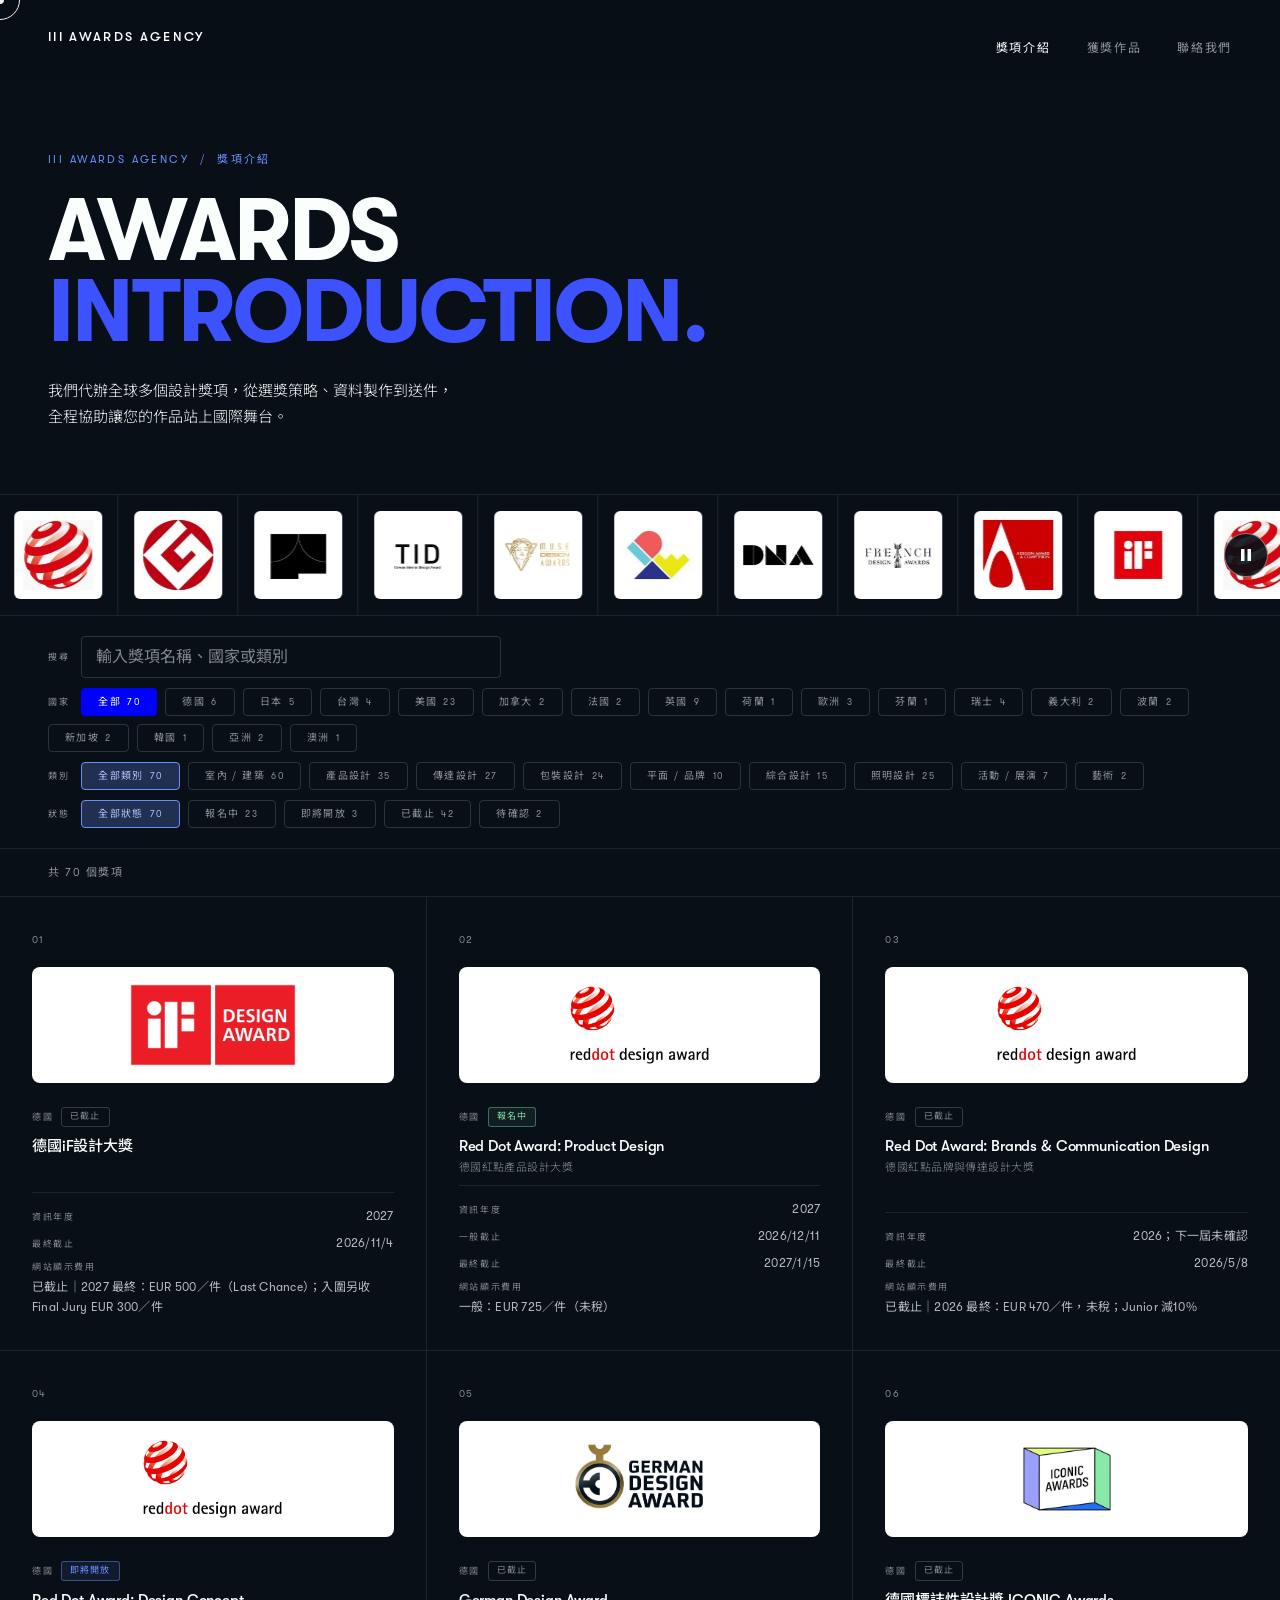
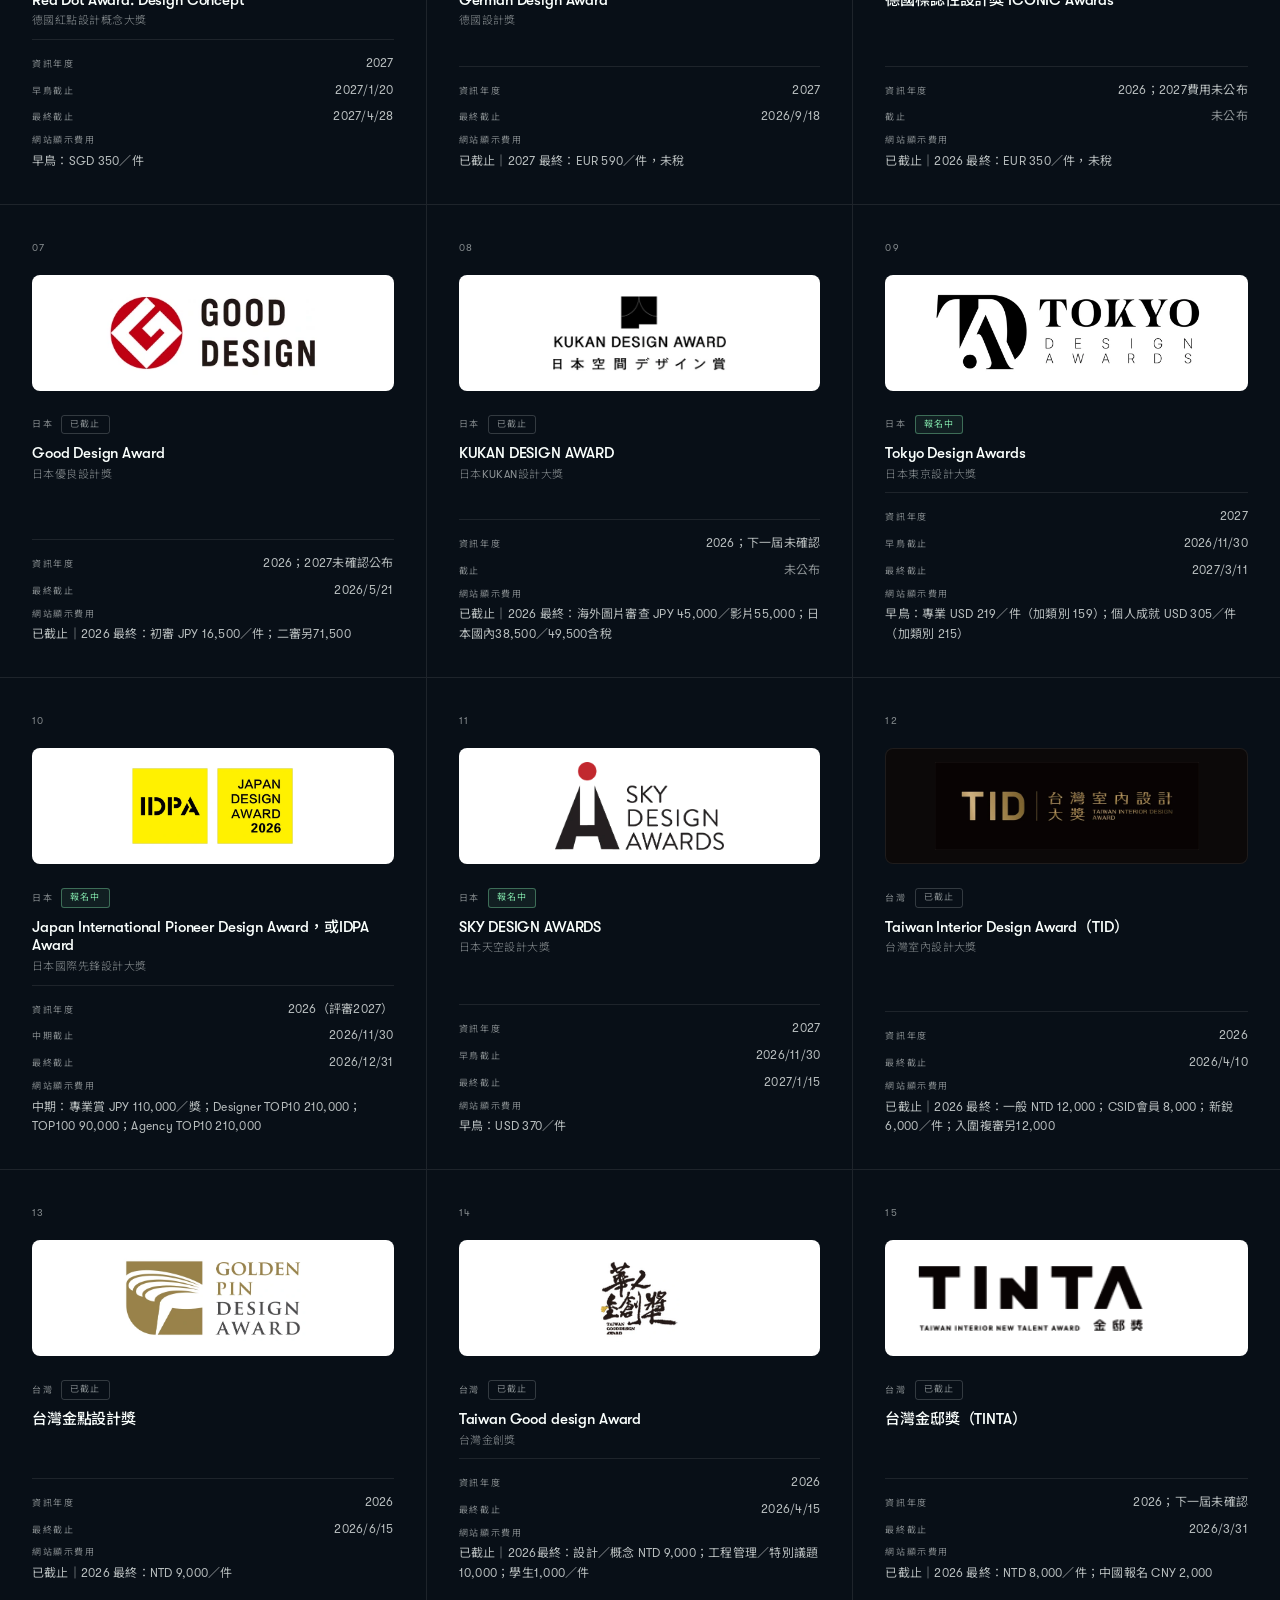
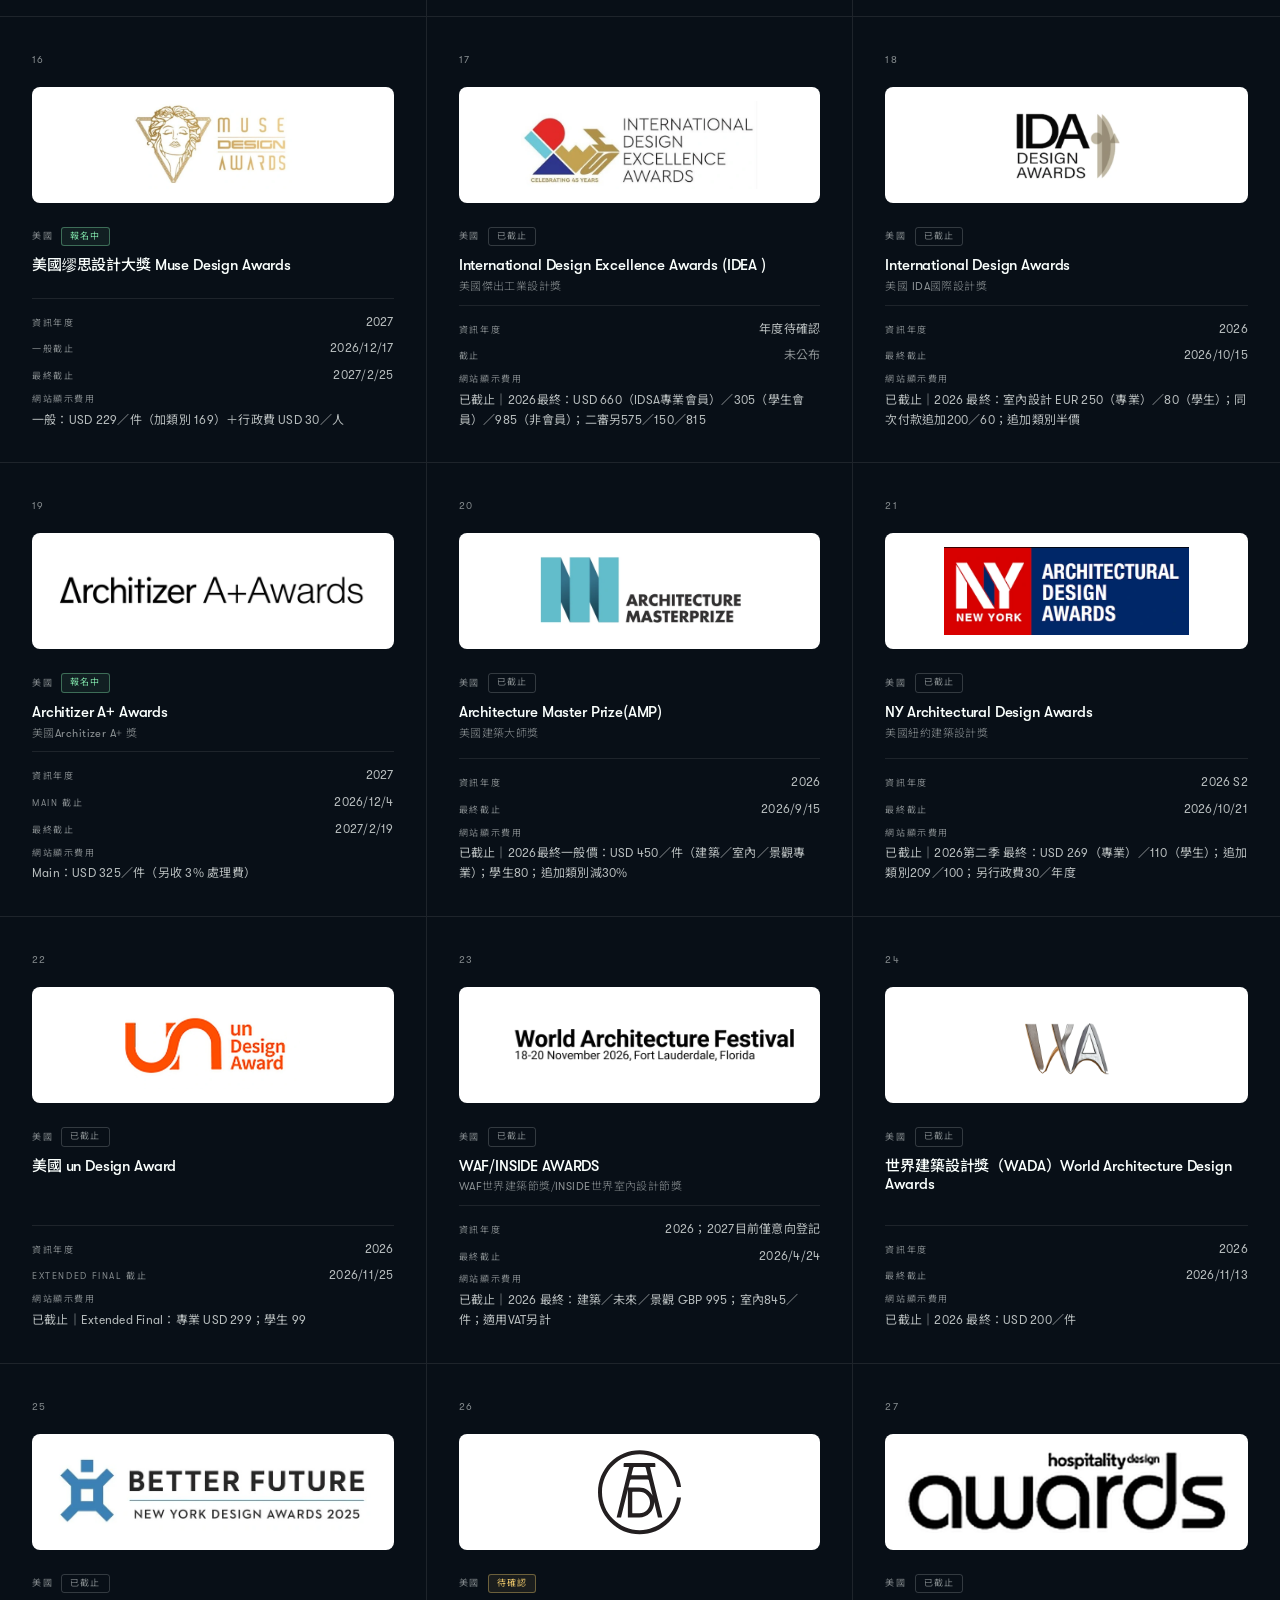
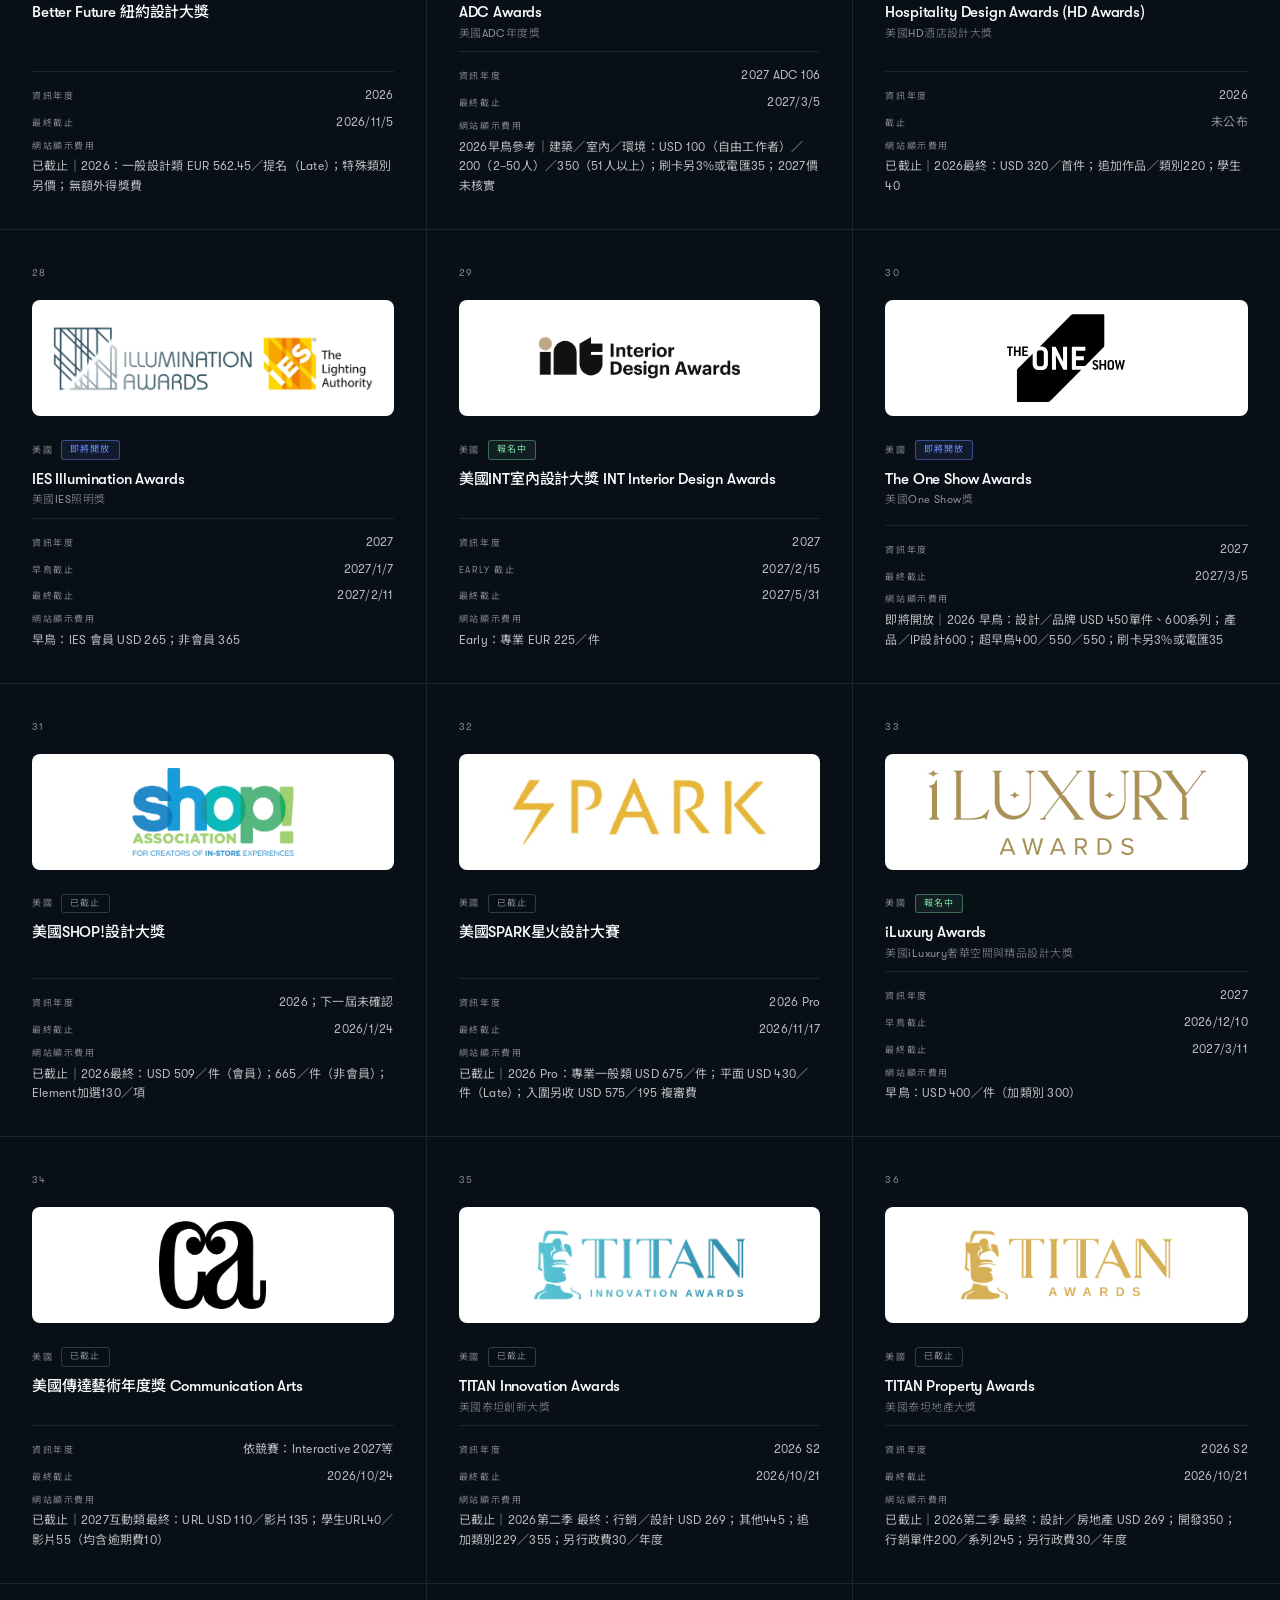
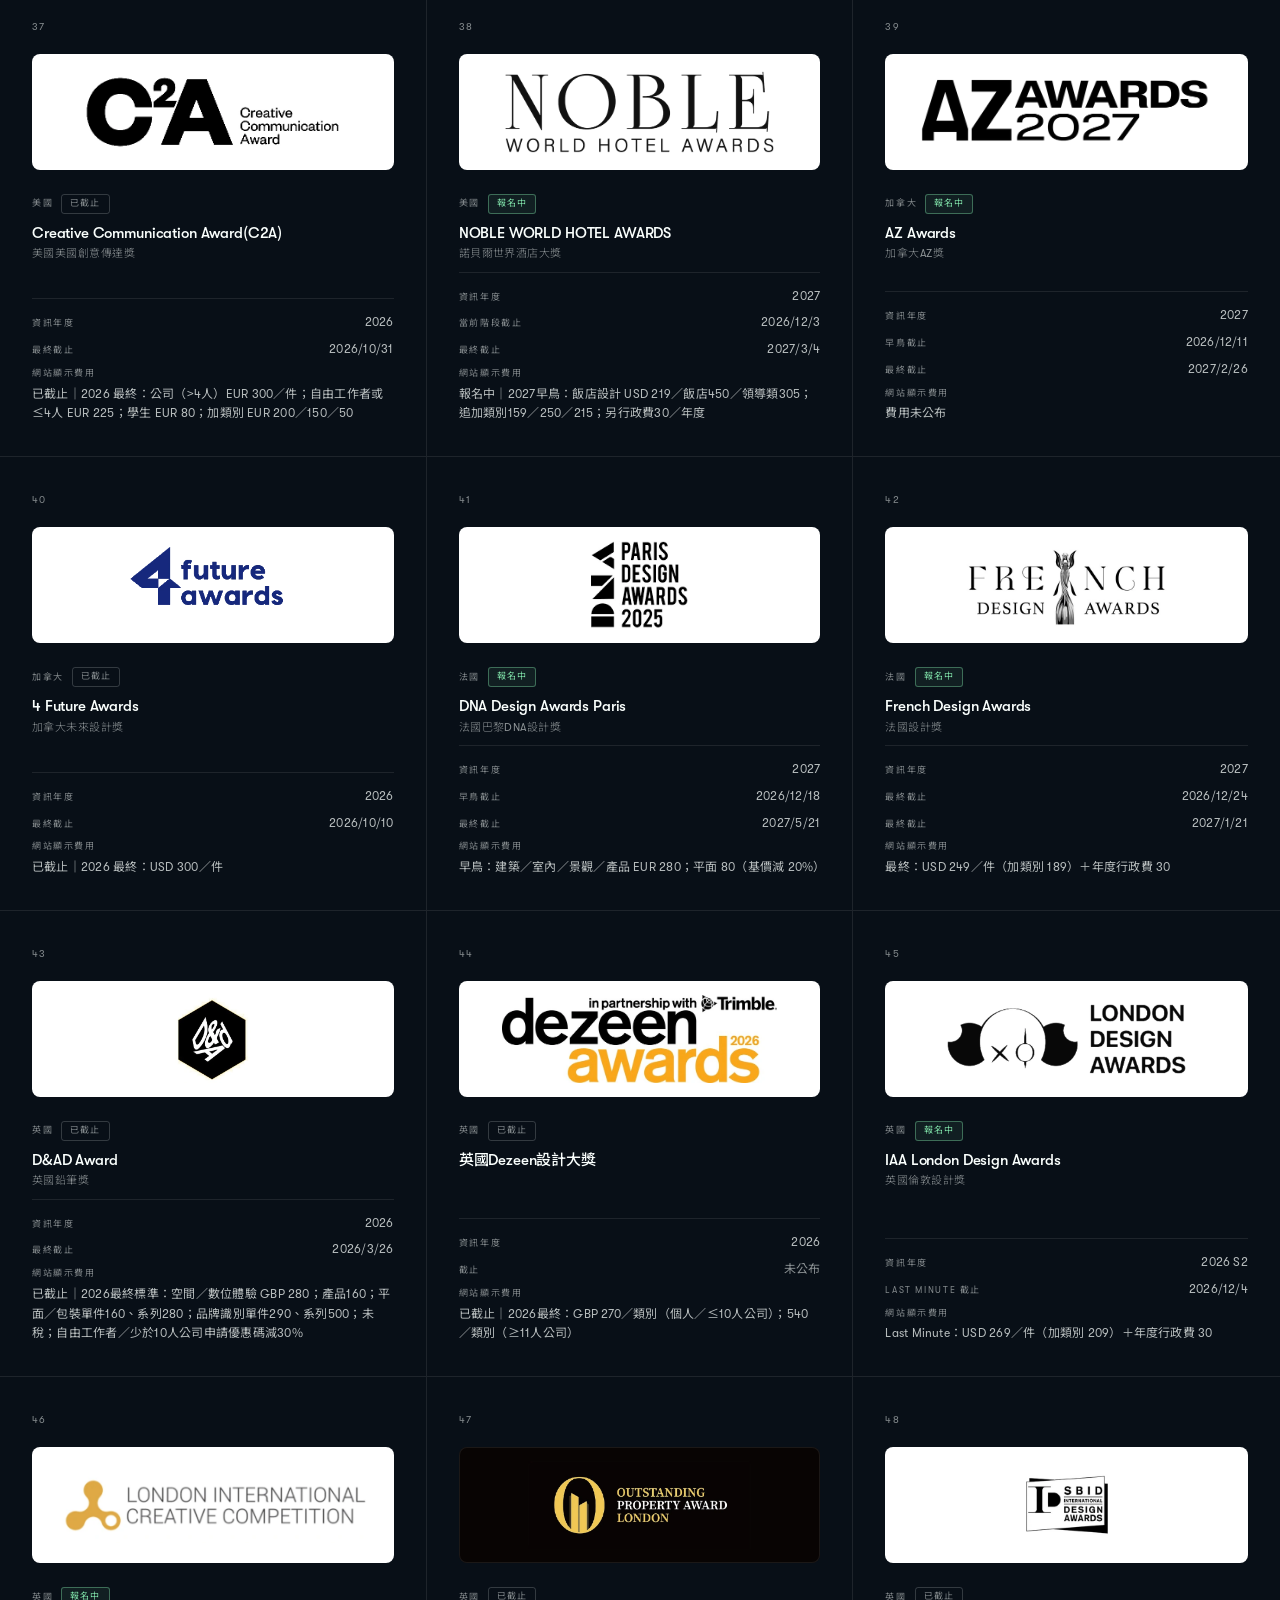
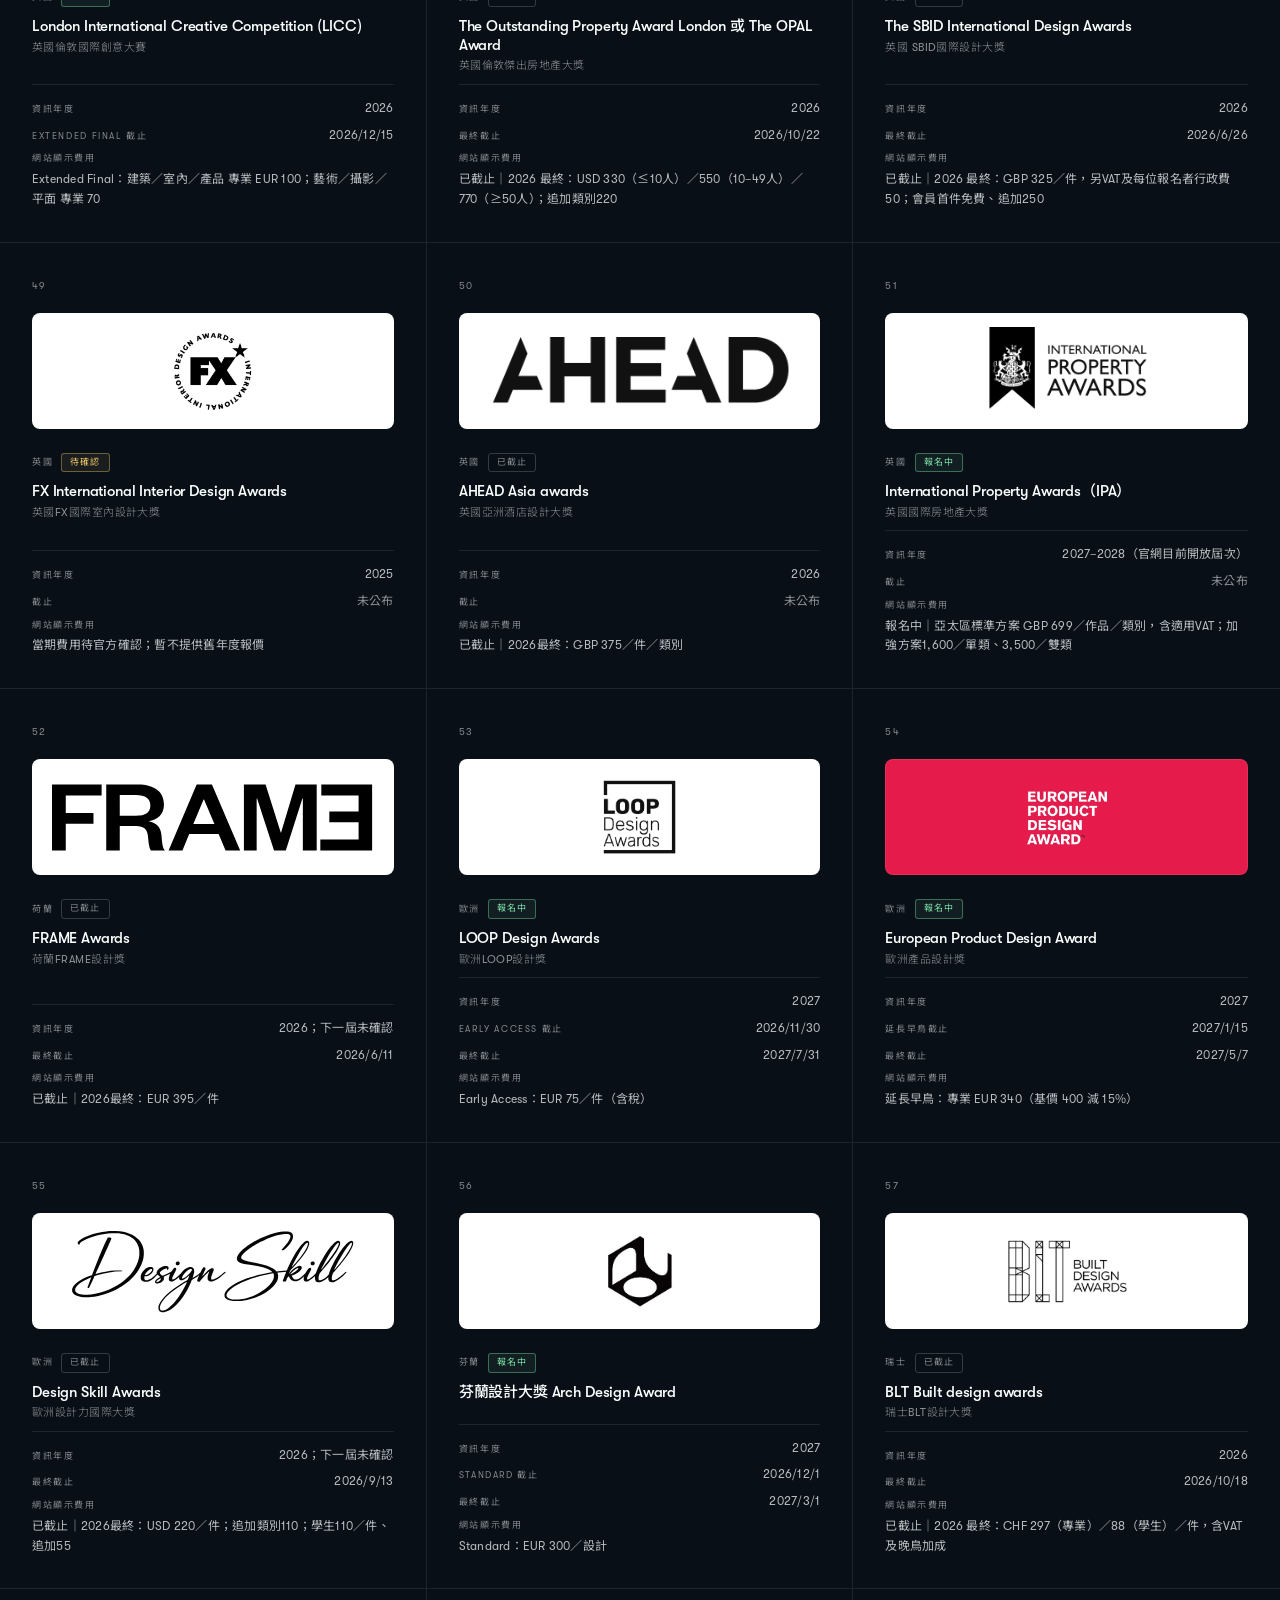
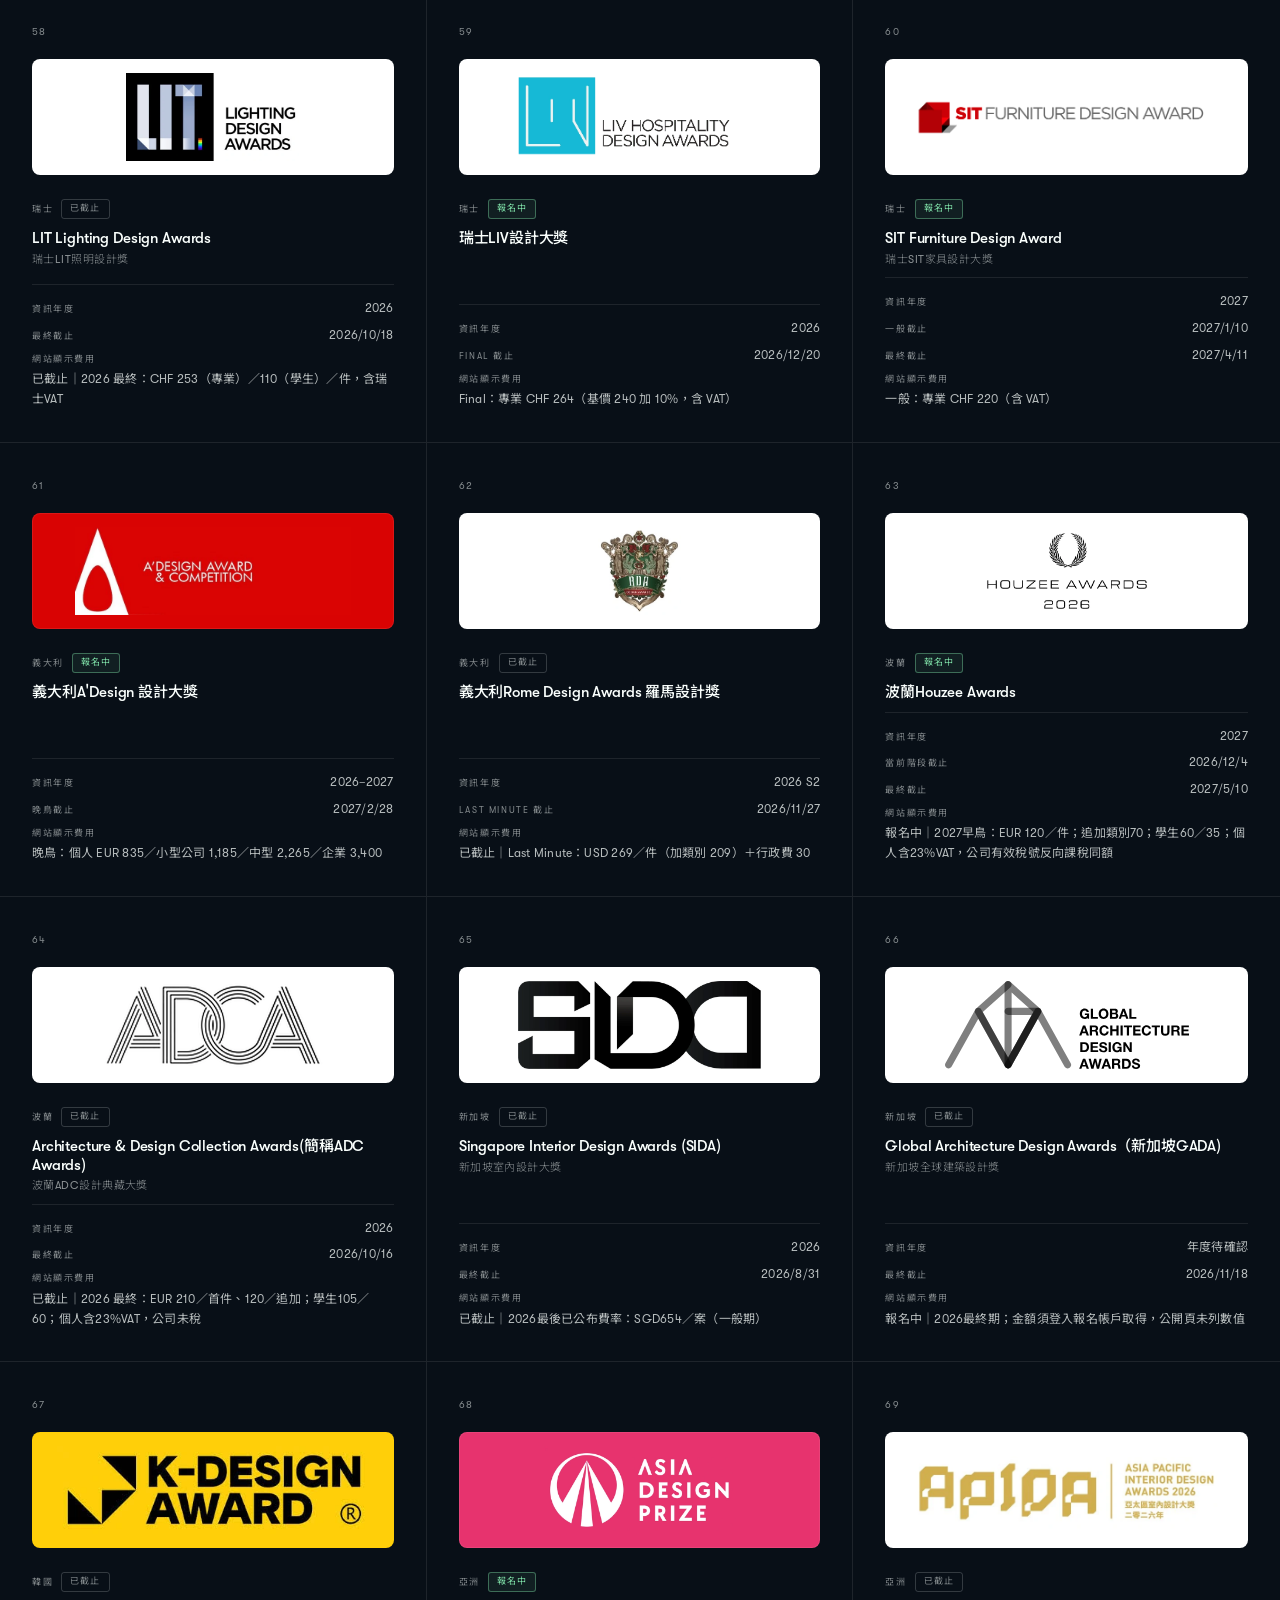
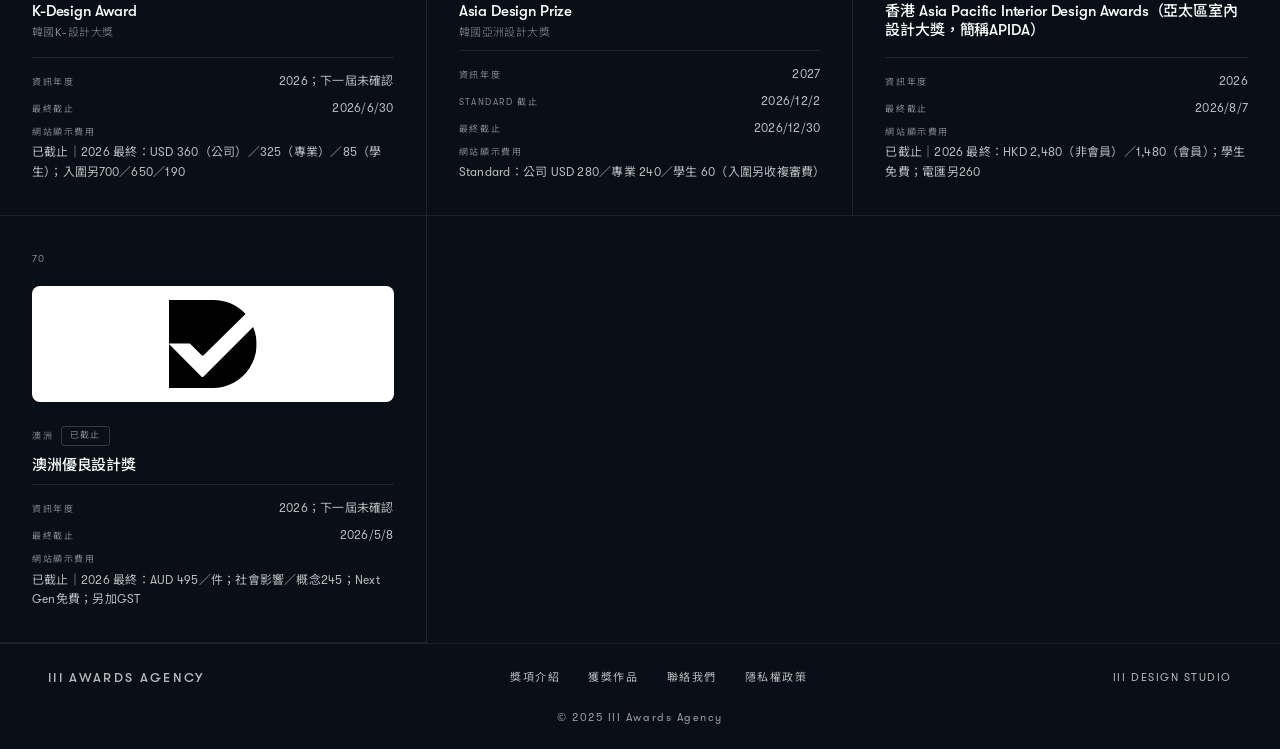
<file: awards.html>
<!DOCTYPE html>
<html lang="zh-TW">
<head>
<meta charset="UTF-8">
<meta name="viewport" content="width=device-width, initial-scale=1.0">
<title>獎項介紹｜III Awards Agency</title>
<meta name="description" content="整理 70 個國際設計獎項的報名狀態、截止日與費用，可依國家、類別與狀態篩選。我們代辦全球多個設計獎項，從選獎策略、資料製作到送件全程協助。">
<link rel="canonical" href="https://iiiawardsagency.github.io/awards.html">
<meta property="og:type" content="website">
<meta property="og:site_name" content="III Awards Agency">
<meta property="og:locale" content="zh_TW">
<meta property="og:title" content="獎項介紹｜III Awards Agency">
<meta property="og:description" content="整理 70 個國際設計獎項的報名狀態、截止日與費用，可依國家、類別與狀態篩選。我們代辦全球多個設計獎項，從選獎策略、資料製作到送件全程協助。">
<meta property="og:url" content="https://iiiawardsagency.github.io/awards.html">
<meta property="og:image" content="https://iiiawardsagency.github.io/og-image.png">
<meta property="og:image:width" content="1200">
<meta property="og:image:height" content="630">
<meta property="og:image:alt" content="III Awards Agency — Your Work Deserves Recognition.">
<meta name="twitter:card" content="summary_large_image">
<meta name="twitter:title" content="獎項介紹｜III Awards Agency">
<meta name="twitter:description" content="整理 70 個國際設計獎項的報名狀態、截止日與費用，可依國家、類別與狀態篩選。我們代辦全球多個設計獎項，從選獎策略、資料製作到送件全程協助。">
<meta name="twitter:image" content="https://iiiawardsagency.github.io/og-image.png">
<meta name="theme-color" content="#080F17">
<link rel="icon" href="favicon.svg" type="image/svg+xml">
<link rel="icon" href="favicon-32.png" sizes="32x32" type="image/png">
<link rel="icon" href="favicon-48.png" sizes="48x48" type="image/png">
<link rel="icon" href="favicon-96.png" sizes="96x96" type="image/png">
<link rel="icon" href="favicon-192.png" sizes="192x192" type="image/png">
<link rel="apple-touch-icon" href="apple-touch-icon.png">
<link rel="stylesheet" href="assets/site.css">
<script src="assets/site.js"></script>
<link rel="preconnect" href="https://fonts.googleapis.com">
<link rel="preconnect" href="https://fonts.gstatic.com" crossorigin>
<link rel="preload" as="style" href="https://fonts.googleapis.com/css2?family=Noto+Sans+TC:wght@300;400;500&display=swap">
<link rel="stylesheet" href="https://fonts.googleapis.com/css2?family=Noto+Sans+TC:wght@300;400;500&display=swap" media="print" onload="this.media='all'">
<noscript><link rel="stylesheet" href="https://fonts.googleapis.com/css2?family=Noto+Sans+TC:wght@300;400;500&display=swap"></noscript>
<style>

*,*::before,*::after{margin:0;padding:0;box-sizing:border-box}
html{scroll-behavior:smooth}
:root{--kuro:#080F17;--snowy:#FAFFFD;--blue:#0000FF;--blue-light:#6B8EFF;--border:rgba(250,255,253,.09);--sans:"GT Walsheim Trial","Noto Sans TC",sans-serif}*{cursor:none}a,button{pointer-events:auto}
#cursor-dot{position:fixed;z-index:9999;width:8px;height:8px;background:var(--snowy);border-radius:50%;transform:translate(-50%,-50%);pointer-events:none;mix-blend-mode:difference}
#cursor-ring{position:fixed;z-index:9998;width:40px;height:40px;border:1.5px solid var(--snowy);border-radius:50%;transform:translate(-50%,-50%);pointer-events:none;transition:width .25s,height .25s,border-color .25s;mix-blend-mode:difference}
body.hovering #cursor-ring{width:64px;height:64px;border-color:var(--blue)}
body{background:var(--kuro);color:var(--snowy);font-family:var(--sans);overflow-x:hidden;-webkit-font-smoothing:antialiased}

nav{position:fixed;top:0;left:0;right:0;z-index:100;display:flex;align-items:center;justify-content:space-between;padding:28px 48px;background:rgba(8,15,23,.9);backdrop-filter:blur(16px)}
.nav-logo { font-size: 13px; letter-spacing: .18em; text-transform: uppercase; color: var(--snowy); text-decoration: none; font-weight: 500; }
.nav-links{display:flex;gap:36px;list-style:none;position:fixed;top:0;right:48px;padding:28px 0;align-items:center;z-index:200}
.nav-links a { font-size: 12px; letter-spacing: .14em; text-transform: uppercase; color: var(--snowy); text-decoration: none; opacity: .55; transition: opacity .2s; }
.nav-links a:hover,.nav-links a.active{opacity:1}

.hero{min-height:55vh;padding:0 48px 64px;display:flex;flex-direction:column;justify-content:flex-end;border-bottom:1px solid var(--border)}
.hero-tag{font-size:11px;letter-spacing:.22em;text-transform:uppercase;color:var(--blue-light);margin-bottom:24px;opacity:0;animation:up .7s .15s forwards}
.hero-title{font-size:clamp(52px,7.5vw,112px);font-weight:700;line-height:.9;letter-spacing:-.03em;text-transform:uppercase;opacity:0;animation:up .8s .28s forwards}
.hero-title b{color:var(--accent-on-dark);font-weight:700}
.hero-sub{margin-top:24px;max-width:480px;font-size:15px;line-height:1.75;font-weight:300;opacity:0;animation:up .7s .42s forwards}

/* MARQUEE */
.marquee-wrap{border-bottom:1px solid var(--border);overflow:hidden;opacity:0;animation:up .6s .5s forwards}
.marquee-track{display:flex;width:max-content;will-change:transform}

.mq-logo{flex-shrink:0;width:120px;height:120px;border-right:1px solid var(--border);display:flex;align-items:center;justify-content:center;padding:16px;cursor:pointer}
.mq-logo img{width:88px;height:88px;object-fit:contain;object-position:center;border-radius:6px;display:block}

/* FILTER BAR — 兩排 */
.filter-section{border-bottom:1px solid var(--border);padding:20px 48px;display:flex;flex-direction:column;gap:10px;opacity:0;animation:up .6s .58s forwards}
.filter-row{display:flex;gap:8px;flex-wrap:wrap;align-items:center}
.filter-label{font-size:9px;letter-spacing:.18em;text-transform:uppercase;opacity:.55;white-space:nowrap;margin-right:4px}
.fbtn{font-family:var(--sans);font-size:10px;letter-spacing:.14em;text-transform:uppercase;background:transparent;border:1px solid rgba(250,255,253,.15);color:rgba(250,255,253,.55);padding:6px 16px;border-radius:4px;transition:all .18s}
.fbtn:hover,.fbtn.on{background:var(--blue);border-color:var(--blue);color:#fff}
/* 類別篩選用不同底色區分 */
.fbtn.cat-btn.on{background:rgba(107,142,255,.25);border-color:var(--blue-light);color:#B4C2FF}
.fbtn.cat-btn:hover{background:rgba(107,142,255,.15);border-color:var(--blue-light);color:#B4C2FF}

/* RESULT COUNT */
.result-bar{padding:16px 48px;border-bottom:1px solid var(--border);display:flex;align-items:center;justify-content:space-between}
.result-count{font-size:11px;opacity:.55;letter-spacing:.1em}

/* GRID */
.grid{display:grid;grid-template-columns:repeat(3,1fr)}

/* CARD */
.card{display:flex;flex-direction:column;padding:36px 32px 32px;border-right:1px solid var(--border);border-bottom:1px solid var(--border);text-decoration:none;color:inherit;position:relative;overflow:hidden;transition:background .25s;opacity:0;transform:translateY(16px)}
.card.show{opacity:1;transform:translateY(0);transition:opacity .5s ease,transform .5s ease,background .25s}
.card:hover{background:rgba(250,255,253,.03)}
.card:hover .card-arrow{opacity:1;transform:translate(2px,-2px)}
.card:nth-child(3n){border-right:none}
.card::before{content:'';position:absolute;top:0;left:0;right:0;height:2px;background:var(--blue);transform:scaleX(0);transform-origin:left;transition:transform .3s ease}
.card:hover::before{transform:scaleX(1)}
.card.hidden{display:none}

.card-num{font-size:10px;letter-spacing:.16em;opacity:.5;margin-bottom:20px}

.card-logo-wrap{width:100%;background:#fff;border-radius:8px;overflow:hidden;margin-bottom:24px;display:flex;align-items:center;justify-content:center;padding:14px 20px}
.card-logo-wrap img{width:100%;height:88px;object-fit:contain;object-position:center;display:block}

.card-info{display:flex;flex-direction:column;gap:10px;flex:1}
.card-country{font-size:9px;letter-spacing:.2em;text-transform:uppercase;opacity:.5}
.card-names{display:flex;flex-direction:column;gap:4px}
.card-name-en{font-size:15px;font-weight:600;line-height:1.25;letter-spacing:-.01em}
.card-name-zh{font-size:11px;opacity:.55;font-weight:300;letter-spacing:.04em}
.card-meta{display:flex;flex-direction:column;gap:7px;padding-top:14px;margin-top:auto;border-top:1px solid var(--border)}
.card-meta-item{display:flex;justify-content:space-between;align-items:baseline;gap:10px}
.meta-label{font-size:9px;letter-spacing:.18em;text-transform:uppercase;opacity:.5;white-space:nowrap}
.meta-val{font-size:12px;opacity:.72;text-align:right;letter-spacing:.02em}
.card-arrow{position:absolute;top:32px;right:32px;font-size:14px;opacity:0;transition:opacity .2s,transform .2s;color:var(--blue-light)}

footer{border-top:1px solid rgba(250,255,253,.08);padding:14px 48px 10px;display:flex;flex-direction:column;align-items:center;gap:12px}
.f-logo{font-size:11px;letter-spacing:.2em;text-transform:uppercase;opacity:.5}
.f-links{display:flex;gap:28px;list-style:none}
.f-links a{font-size:10px;letter-spacing:.14em;text-transform:uppercase;color:var(--snowy);text-decoration:none;opacity:.28;transition:opacity .2s}
.f-links a:hover{opacity:.8}
@keyframes up{from{opacity:0;transform:translateY(16px)}to{opacity:1;transform:translateY(0)}}


  /* HAMBURGER */
  .nav-toggle { display: none; flex-direction: column; gap: 5px; background: none; border: none; cursor: none; z-index: 101; padding: 4px; }
  .nav-toggle span { display: block; width: 22px; height: 1.5px; background: var(--snowy); transition: transform .3s, opacity .3s; }
  .nav-toggle.open span:nth-child(1) { transform: translateY(6.5px) rotate(45deg); }
  .nav-toggle.open span:nth-child(2) { opacity: 0; }
  .nav-toggle.open span:nth-child(3) { transform: translateY(-6.5px) rotate(-45deg); }
  @media (max-width: 768px) {
    nav { padding: 14px 20px; }
    .nav-toggle { display: flex; }
    .nav-links {
      display: none; position: fixed; top: 0; left: 0; right: 0; bottom: 0; padding: 0;
      background: rgba(8,15,23,.97); flex-direction: column;
      align-items: center; justify-content: center; gap: 40px; z-index: 200;
    }
    .nav-links.open { display: flex; }
    .nav-links li a { font-size: 20px; letter-spacing: .1em; opacity: .8; }
  }
  @media(pointer:coarse){#cursor-dot,#cursor-ring{display:none} *{cursor:auto}}
  @media(max-width:768px){
    .grid{grid-template-columns:1fr}
    .footer-bottom-row{flex-direction:column;align-items:center;text-align:center;gap:16px}
    html, body { overflow-x: hidden; }
    .hero { padding: 120px 20px 80px; min-height: auto; justify-content: flex-start; overflow-x: hidden; }
    .hero-title { font-size: clamp(40px, 7.5vw, 112px); }
  }
  /* FOOTER */
  footer {
    border-top: 1px solid rgba(250,255,253,.08);
    padding: 14px 48px 10px;
    display: flex; flex-direction: column; align-items: center; gap: 12px;
  }
  .footer-bottom-row {
    width: 100%;
    display: flex; align-items: center; justify-content: space-between;
  }
  .footer-logo { font-size: 12px; letter-spacing: .18em; text-transform: uppercase; opacity: .6; }
  .footer-links { display: flex; gap: 32px; list-style: none; }
  .footer-links a {
    font-size: 11px; letter-spacing: .14em; text-transform: uppercase;
    color: var(--snowy); text-decoration: none; opacity: .55;
    transition: opacity .2s;
  }
  .footer-links a:hover { opacity: 1; }
  .footer-studio-link {
    display: inline-flex; align-items: center; gap: 10px;
    text-decoration: none; color: var(--snowy);
    font-size: 11px; letter-spacing: .14em; text-transform: uppercase;
    border: 1px solid rgba(250,255,253,.2); padding: 10px 18px;
    opacity: .5; transition: opacity .2s, border-color .2s;
  }
  .footer-studio-link:hover { opacity: 1; border-color: var(--blue); }
  .footer-copy { font-size: 11px; opacity: .45;  text-align: center; }

/* SEARCH + FILTER COUNTS */
.search-input{flex:1;min-width:0;max-width:420px;font-family:var(--sans);font-size:12px;letter-spacing:.04em;background:transparent;border:1px solid rgba(250,255,253,.15);color:var(--snowy);padding:8px 14px;border-radius:4px;outline:none;transition:border-color .18s}
.search-input::placeholder{color:rgba(250,255,253,.5)}
.search-input:focus{border-color:var(--blue-light)}
.fcount{margin-left:6px;font-size:9px;letter-spacing:.04em}
/* CARD STATUS + LONG TEXT */
.card-tags{display:flex;align-items:center;gap:8px;flex-wrap:wrap}
.card-status{font-size:9px;letter-spacing:.12em;padding:3px 8px;border-radius:3px;border:1px solid;line-height:1.3;white-space:nowrap}
.st-open{color:#7fe0a8;border-color:rgba(127,224,168,.4);background:rgba(127,224,168,.08)}
.st-soon{color:var(--blue-light);border-color:rgba(107,142,255,.45);background:rgba(107,142,255,.1)}
.st-closed{color:rgba(250,255,253,.5);border-color:rgba(250,255,253,.18)}
.st-tbd{color:#e9c46a;border-color:rgba(233,196,106,.4);background:rgba(233,196,106,.08)}
.meta-val{overflow-wrap:anywhere}
.meta-val.is-missing{opacity:.55}
.card-meta-item.is-block{flex-direction:column;align-items:flex-start;gap:5px}
.card-meta-item.is-block .meta-val{text-align:left}
.card-fee{white-space:pre-line;line-height:1.65}
.card-logo-wrap.is-dark{box-shadow:inset 0 0 0 1px rgba(250,255,253,.08)}
.grid-empty{padding:64px 48px;text-align:center;font-size:13px;opacity:.6;letter-spacing:.06em}
@media(max-width:1100px) and (min-width:769px){.grid{grid-template-columns:repeat(2,1fr)}}
@media(max-width:768px){
  .filter-section{padding:16px 20px}
  .result-bar{padding:14px 20px}
  .card{padding:28px 20px 24px}
  .card-arrow{top:28px;right:20px}
  .search-input{max-width:none}
}
</style>
<link rel="stylesheet" href="assets/type.css">
</head>
<body>
<a class="skip-link" href="#main">跳到主要內容</a>
<div id="cursor-dot" aria-hidden="true"></div>
<div id="cursor-ring" aria-hidden="true"></div>
<header>
  <nav class="site-nav" aria-label="主要選單">
    <a href="index.html" class="nav-logo">III AWARDS AGENCY</a>
    <button class="nav-toggle" id="navToggle" type="button" aria-label="開啟選單" aria-expanded="false" aria-controls="navLinks">
      <span></span><span></span><span></span>
    </button>
    <ul class="nav-links" id="navLinks">
      <li><a href="awards.html" class="active" aria-current="page">獎項介紹</a></li>
      <li><a href="works.html">獲獎作品</a></li>
      <li><a href="contact.html">聯絡我們</a></li>
    </ul>
  </nav>
</header>
<main id="main" tabindex="-1">
<section class="hero">
  <p class="hero-tag" style="color:var(--blue-light)">III Awards Agency &nbsp;/&nbsp; 獎項介紹</p>
  <h1 class="hero-title t-page-title">Awards<br><b>Introduction.</b></h1>
  <p class="hero-sub">我們代辦全球多個設計獎項，<br class="br-mobile">從選獎策略、資料製作到送件，<br>全程協助讓您的作品站上國際舞台。</p>
</section>

<div class="marquee-wrap marquee-host" role="region" aria-label="代辦獎項 Logo 輪播">
  <button type="button" class="marquee-toggle" aria-pressed="false" aria-label="暫停輪播"><svg class="i-pause" viewBox="0 0 14 14" aria-hidden="true"><rect x="2" y="1" width="3.5" height="12" fill="currentColor"/><rect x="8.5" y="1" width="3.5" height="12" fill="currentColor"/></svg><svg class="i-play" viewBox="0 0 14 14" aria-hidden="true"><path d="M3 1l10 6-10 6z" fill="currentColor"/></svg></button>
  <div class="marquee-track">
    <div class="mq-logo" data-notion-id="245dd57cbe61809694c0d68d7dc83169"><img src="images/marquee/3cf054f32db5-200.webp" width="160" height="160" decoding="async" alt="iF Design Award"></div>
<div class="mq-logo" data-notion-id="245dd57cbe6180a4b7bdf9c07b6ddc92"><img src="images/marquee/2d97fae96c1e-200.webp" width="160" height="160" decoding="async" alt="Red Dot Award"></div>
<div class="mq-logo" data-notion-id="245dd57cbe6180e09bdbc52f3864a944"><img src="images/marquee/b614fad91834-200.webp" width="160" height="160" decoding="async" alt="Good Design Award"></div>
<div class="mq-logo" data-notion-id="245dd57cbe6180a7b559ff20ad71bdd2"><img src="images/marquee/7a90efd957f4-200.webp" width="160" height="160" decoding="async" alt="Kukan Design Award"></div>
<div class="mq-logo" data-notion-id="245dd57cbe61801aa01adcda231ea930"><img src="images/marquee/989ef9de4287-200.webp" width="160" height="160" decoding="async" alt="TID Award"></div>
<div class="mq-logo" data-notion-id="245dd57cbe6180459990df36c435d4c1"><img src="images/marquee/08019aeea65a-200.webp" width="160" height="160" decoding="async" alt="MUSE Design Awards"></div>
<div class="mq-logo" data-notion-id="245dd57cbe61803f87a6d887f029aeb3"><img src="images/marquee/9b517498f0e3-200.webp" width="160" height="160" decoding="async" alt="IDEA Awards"></div>
<div class="mq-logo" data-notion-id="245dd57cbe6180ba8f5bcf02583d9eaf"><img src="images/marquee/57986e2adf50-200.webp" width="160" height="160" decoding="async" alt="DNA Paris Design Awards"></div>
<div class="mq-logo" data-notion-id="245dd57cbe6180d89c04c11a4cc3f12b"><img src="images/marquee/ea59cdb57b10-200.webp" width="160" height="160" decoding="async" alt="French Design Awards"></div>
<div class="mq-logo" data-notion-id="245dd57cbe61800a82b0f567ec8d0385"><img src="images/marquee/711403dab49f-200.webp" width="160" height="160" decoding="async" alt="A' Design Award"></div>
<div class="mq-logo" data-notion-id="245dd57cbe61809694c0d68d7dc83169"><img src="images/marquee/3cf054f32db5-200.webp" width="160" height="160" loading="lazy" decoding="async" alt="iF Design Award"></div>
<div class="mq-logo" data-notion-id="245dd57cbe6180a4b7bdf9c07b6ddc92"><img src="images/marquee/2d97fae96c1e-200.webp" width="160" height="160" loading="lazy" decoding="async" alt="Red Dot Award"></div>
<div class="mq-logo" data-notion-id="245dd57cbe6180e09bdbc52f3864a944"><img src="images/marquee/b614fad91834-200.webp" width="160" height="160" loading="lazy" decoding="async" alt="Good Design Award"></div>
<div class="mq-logo" data-notion-id="245dd57cbe6180a7b559ff20ad71bdd2"><img src="images/marquee/7a90efd957f4-200.webp" width="160" height="160" loading="lazy" decoding="async" alt="Kukan Design Award"></div>
<div class="mq-logo" data-notion-id="245dd57cbe61801aa01adcda231ea930"><img src="images/marquee/989ef9de4287-200.webp" width="160" height="160" loading="lazy" decoding="async" alt="TID Award"></div>
<div class="mq-logo" data-notion-id="245dd57cbe6180459990df36c435d4c1"><img src="images/marquee/08019aeea65a-200.webp" width="160" height="160" loading="lazy" decoding="async" alt="MUSE Design Awards"></div>
<div class="mq-logo" data-notion-id="245dd57cbe61803f87a6d887f029aeb3"><img src="images/marquee/9b517498f0e3-200.webp" width="160" height="160" loading="lazy" decoding="async" alt="IDEA Awards"></div>
<div class="mq-logo" data-notion-id="245dd57cbe6180ba8f5bcf02583d9eaf"><img src="images/marquee/57986e2adf50-200.webp" width="160" height="160" loading="lazy" decoding="async" alt="DNA Paris Design Awards"></div>
<div class="mq-logo" data-notion-id="245dd57cbe6180d89c04c11a4cc3f12b"><img src="images/marquee/ea59cdb57b10-200.webp" width="160" height="160" loading="lazy" decoding="async" alt="French Design Awards"></div>
<div class="mq-logo" data-notion-id="245dd57cbe61800a82b0f567ec8d0385"><img src="images/marquee/711403dab49f-200.webp" width="160" height="160" loading="lazy" decoding="async" alt="A' Design Award"></div>



  </div>
</div>

<div class="filter-section">
  <div class="filter-row">
    <label class="filter-label" for="awardSearch">搜尋</label>
    <input type="search" id="awardSearch" class="search-input" placeholder="輸入獎項名稱、國家或類別" autocomplete="off">
  </div>
  <div class="filter-row" id="countryFilters"><span class="filter-label">國家</span></div>
  <div class="filter-row" id="catFilters"><span class="filter-label">類別</span></div>
  <div class="filter-row" id="statusFilters"><span class="filter-label">狀態</span></div>
</div>

<div class="result-bar">
  <span class="result-count" id="resultCount">共 70 個獎項</span>
</div>

<h2 class="visually-hidden">獎項列表</h2>
<div class="grid" id="grid">
<!-- AWARD-CARDS:START -->
<a class="card" data-notion-id="245dd57cbe61809694c0d68d7dc83169" href="https://ifdesign.com/en/if-design-award-and-jury?utm_medium=cpc&amp;utm_source=google&amp;utm_campaign=GLOBAL_SEA_Generic_Akquise_2025&amp;gad_source=1&amp;gad_campaignid=22666830880&amp;gbraid=0AAAAACSO7qdRysdGPE0kveiLfSmKeQhwe&amp;gclid=Cj0KCQjwzOvEBhDVARIsADHfJJSIhS_IHIJi2NLLqyuM3tnUD_T-7Dhb7XjV0d7q5RnuoA7FpuM9fIoaAleREALw_wcB" target="_blank" rel="noopener"
   data-country="德國" data-cats="設計|室內/建築|平面/品牌識別/藝術|傳達|包裝|產品|活動" data-status="已截止" data-search="德國if設計大獎 德國 設計 室內/建築 平面/品牌識別/藝術 傳達 包裝 產品 活動 已截止">
  <div class="card-num" aria-hidden="true">01</div>
  <div class="card-logo-wrap" style="background:#ffffff"><img src="logos/245dd57cbe61809694c0d68d7dc83169.webp?v=574439a7" alt="德國iF設計大獎" width="469" height="240" loading="lazy" decoding="async"></div>
  <div class="card-info">
    <div class="card-tags"><span class="card-country">德國</span><span class="card-status st-closed">已截止</span></div>
    <div class="card-names">
      <h3 class="card-name-en">德國iF設計大獎</h3>
    </div>
    <div class="card-meta">
      <div class="card-meta-item"><span class="meta-label">資訊年度</span><span class="meta-val">2027</span></div>
      <div class="card-meta-item"><span class="meta-label">最終截止</span><span class="meta-val" data-deadline="2026-11-04">2026/11/4</span></div>
      <div class="card-meta-item is-block"><span class="meta-label">網站顯示費用</span><span class="meta-val card-fee">已截止｜2027 最終：EUR 500／件（Last Chance）；入圍另收 Final Jury EUR 300／件</span></div>
    </div>
  </div>
  <div class="card-arrow">→</div>
</a>
<a class="card" data-notion-id="245dd57cbe6180a4b7bdf9c07b6ddc92" href="https://www.red-dot.org/pd" target="_blank" rel="noopener"
   data-country="德國" data-cats="室內/建築|產品|包裝" data-status="報名中" data-search="德國紅點產品設計大獎 red dot award: product design 德國 室內/建築 產品 包裝 報名中">
  <div class="card-num" aria-hidden="true">02</div>
  <div class="card-logo-wrap" style="background:#ffffff"><img src="logos/245dd57cbe6180a4b7bdf9c07b6ddc92.webp?v=67edd15a" alt="Red Dot Award: Product Design" width="507" height="300" loading="lazy" decoding="async"></div>
  <div class="card-info">
    <div class="card-tags"><span class="card-country">德國</span><span class="card-status st-open">報名中</span></div>
    <div class="card-names">
      <h3 class="card-name-en">Red Dot Award: Product Design</h3>
      <div class="card-name-zh">德國紅點產品設計大獎</div>
    </div>
    <div class="card-meta">
      <div class="card-meta-item"><span class="meta-label">資訊年度</span><span class="meta-val">2027</span></div>
      <div class="card-meta-item"><span class="meta-label">一般截止</span><span class="meta-val" data-deadline="2026-12-11">2026/12/11</span></div>
      <div class="card-meta-item"><span class="meta-label">最終截止</span><span class="meta-val" data-deadline="2027-01-15">2027/1/15</span></div>
      <div class="card-meta-item is-block"><span class="meta-label">網站顯示費用</span><span class="meta-val card-fee">一般：EUR 725／件（未稅）</span></div>
    </div>
  </div>
  <div class="card-arrow">→</div>
</a>
<a class="card" data-notion-id="245dd57cbe61800d9850c95eac1cd686" href="https://www.red-dot.org/bcd/termine-kosten" target="_blank" rel="noopener"
   data-country="德國" data-cats="室內/建築|包裝|傳達|燈光|平面/品牌識別/藝術" data-status="已截止" data-search="德國紅點品牌與傳達設計大獎 red dot award: brands &amp; communication design 德國 室內/建築 包裝 傳達 燈光 平面/品牌識別/藝術 已截止">
  <div class="card-num" aria-hidden="true">03</div>
  <div class="card-logo-wrap" style="background:#ffffff"><img src="logos/245dd57cbe61800d9850c95eac1cd686.webp?v=67edd15a" alt="Red Dot Award: Brands &amp; Communication Design" width="507" height="300" loading="lazy" decoding="async"></div>
  <div class="card-info">
    <div class="card-tags"><span class="card-country">德國</span><span class="card-status st-closed">已截止</span></div>
    <div class="card-names">
      <h3 class="card-name-en">Red Dot Award: Brands &amp; Communication Design</h3>
      <div class="card-name-zh">德國紅點品牌與傳達設計大獎</div>
    </div>
    <div class="card-meta">
      <div class="card-meta-item"><span class="meta-label">資訊年度</span><span class="meta-val">2026；下一屆未確認</span></div>
      <div class="card-meta-item"><span class="meta-label">最終截止</span><span class="meta-val" data-deadline="2026-05-08">2026/5/8</span></div>
      <div class="card-meta-item is-block"><span class="meta-label">網站顯示費用</span><span class="meta-val card-fee">已截止｜2026 最終：EUR 470／件，未稅；Junior 減10%</span></div>
    </div>
  </div>
  <div class="card-arrow">→</div>
</a>
<a class="card" data-notion-id="245dd57cbe618016ae8bd14e2022d277" href="https://www.red-dot.org/design-concept/dates-fees" target="_blank" rel="noopener"
   data-country="德國" data-cats="室內/建築|平面/品牌識別/藝術|產品|傳達|包裝" data-status="即將開放" data-search="德國紅點設計概念大獎 red dot award: design concept 德國 室內/建築 平面/品牌識別/藝術 產品 傳達 包裝 即將開放">
  <div class="card-num" aria-hidden="true">04</div>
  <div class="card-logo-wrap" style="background:#ffffff"><img src="logos/245dd57cbe618016ae8bd14e2022d277.webp?v=67edd15a" alt="Red Dot Award: Design Concept" width="507" height="300" loading="lazy" decoding="async"></div>
  <div class="card-info">
    <div class="card-tags"><span class="card-country">德國</span><span class="card-status st-soon">即將開放</span></div>
    <div class="card-names">
      <h3 class="card-name-en">Red Dot Award: Design Concept</h3>
      <div class="card-name-zh">德國紅點設計概念大獎</div>
    </div>
    <div class="card-meta">
      <div class="card-meta-item"><span class="meta-label">資訊年度</span><span class="meta-val">2027</span></div>
      <div class="card-meta-item"><span class="meta-label">早鳥截止</span><span class="meta-val" data-deadline="2027-01-20">2027/1/20</span></div>
      <div class="card-meta-item"><span class="meta-label">最終截止</span><span class="meta-val" data-deadline="2027-04-28">2027/4/28</span></div>
      <div class="card-meta-item is-block"><span class="meta-label">網站顯示費用</span><span class="meta-val card-fee">早鳥：SGD 350／件</span></div>
    </div>
  </div>
  <div class="card-arrow">→</div>
</a>
<a class="card" data-notion-id="245dd57cbe618049b213c60e9def2b07" href="https://www.german-design-award.com/en/services-and-fees" target="_blank" rel="noopener"
   data-country="德國" data-cats="室內/建築|燈光|產品|傳達|包裝" data-status="已截止" data-search="德國設計獎 german design award 德國 室內/建築 燈光 產品 傳達 包裝 已截止">
  <div class="card-num" aria-hidden="true">05</div>
  <div class="card-logo-wrap" style="background:#ffffff"><img src="logos/245dd57cbe618049b213c60e9def2b07.webp?v=c58c40ed" alt="German Design Award" width="355" height="240" loading="lazy" decoding="async"></div>
  <div class="card-info">
    <div class="card-tags"><span class="card-country">德國</span><span class="card-status st-closed">已截止</span></div>
    <div class="card-names">
      <h3 class="card-name-en">German Design Award</h3>
      <div class="card-name-zh">德國設計獎</div>
    </div>
    <div class="card-meta">
      <div class="card-meta-item"><span class="meta-label">資訊年度</span><span class="meta-val">2027</span></div>
      <div class="card-meta-item"><span class="meta-label">最終截止</span><span class="meta-val" data-deadline="2026-09-18">2026/9/18</span></div>
      <div class="card-meta-item is-block"><span class="meta-label">網站顯示費用</span><span class="meta-val card-fee">已截止｜2027 最終：EUR 590／件，未稅</span></div>
    </div>
  </div>
  <div class="card-arrow">→</div>
</a>
<a class="card" data-notion-id="245dd57cbe6180adbeefde12e7f76126" href="https://iconic-awards.com/en/fees" target="_blank" rel="noopener"
   data-country="德國" data-cats="室內/建築|產品|傳達|燈光" data-status="已截止" data-search="德國標誌性設計獎 iconic awards 德國 室內/建築 產品 傳達 燈光 已截止">
  <div class="card-num" aria-hidden="true">06</div>
  <div class="card-logo-wrap" style="background:#ffffff"><img src="logos/245dd57cbe6180adbeefde12e7f76126.webp?v=cf657f95" alt="德國標誌性設計獎 ICONIC Awards" width="240" height="240" loading="lazy" decoding="async"></div>
  <div class="card-info">
    <div class="card-tags"><span class="card-country">德國</span><span class="card-status st-closed">已截止</span></div>
    <div class="card-names">
      <h3 class="card-name-en">德國標誌性設計獎 ICONIC Awards</h3>
    </div>
    <div class="card-meta">
      <div class="card-meta-item"><span class="meta-label">資訊年度</span><span class="meta-val">2026；2027費用未公布</span></div>
      <div class="card-meta-item"><span class="meta-label">截止</span><span class="meta-val is-missing">未公布</span></div>
      <div class="card-meta-item is-block"><span class="meta-label">網站顯示費用</span><span class="meta-val card-fee">已截止｜2026 最終：EUR 350／件，未稅</span></div>
    </div>
  </div>
  <div class="card-arrow">→</div>
</a>
<a class="card" data-notion-id="245dd57cbe6180e09bdbc52f3864a944" href="https://archive.g-mark.org/entryguide/en/" target="_blank" rel="noopener"
   data-country="日本" data-cats="室內/建築|產品|平面/品牌識別/藝術|包裝|傳達" data-status="已截止" data-search="日本優良設計獎 good design award 日本 室內/建築 產品 平面/品牌識別/藝術 包裝 傳達 已截止">
  <div class="card-num" aria-hidden="true">07</div>
  <div class="card-logo-wrap" style="background:#ffffff"><img src="logos/245dd57cbe6180e09bdbc52f3864a944.webp?v=4da7389d" alt="Good Design Award" width="329" height="131" loading="lazy" decoding="async"></div>
  <div class="card-info">
    <div class="card-tags"><span class="card-country">日本</span><span class="card-status st-closed">已截止</span></div>
    <div class="card-names">
      <h3 class="card-name-en">Good Design Award</h3>
      <div class="card-name-zh">日本優良設計獎</div>
    </div>
    <div class="card-meta">
      <div class="card-meta-item"><span class="meta-label">資訊年度</span><span class="meta-val">2026；2027未確認公布</span></div>
      <div class="card-meta-item"><span class="meta-label">最終截止</span><span class="meta-val" data-deadline="2026-05-21">2026/5/21</span></div>
      <div class="card-meta-item is-block"><span class="meta-label">網站顯示費用</span><span class="meta-val card-fee">已截止｜2026 最終：初審 JPY 16,500／件；二審另71,500</span></div>
    </div>
  </div>
  <div class="card-arrow">→</div>
</a>
<a class="card" data-notion-id="245dd57cbe6180a7b559ff20ad71bdd2" href="https://kukan.design/en/detail-guidelines/" target="_blank" rel="noopener"
   data-country="日本" data-cats="室內/建築" data-status="已截止" data-search="日本kukan設計大獎 kukan design award 日本 室內/建築 已截止">
  <div class="card-num" aria-hidden="true">08</div>
  <div class="card-logo-wrap" style="background:#ffffff"><img src="logos/245dd57cbe6180a7b559ff20ad71bdd2.webp?v=680da1b7" alt="KUKAN DESIGN AWARD" width="430" height="203" loading="lazy" decoding="async"></div>
  <div class="card-info">
    <div class="card-tags"><span class="card-country">日本</span><span class="card-status st-closed">已截止</span></div>
    <div class="card-names">
      <h3 class="card-name-en">KUKAN DESIGN AWARD</h3>
      <div class="card-name-zh">日本KUKAN設計大獎</div>
    </div>
    <div class="card-meta">
      <div class="card-meta-item"><span class="meta-label">資訊年度</span><span class="meta-val">2026；下一屆未確認</span></div>
      <div class="card-meta-item"><span class="meta-label">截止</span><span class="meta-val is-missing">未公布</span></div>
      <div class="card-meta-item is-block"><span class="meta-label">網站顯示費用</span><span class="meta-val card-fee">已截止｜2026 最終：海外圖片審查 JPY 45,000／影片55,000；日本國內38,500／49,500含稅</span></div>
    </div>
  </div>
  <div class="card-arrow">→</div>
</a>
<a class="card" data-notion-id="32edd57cbe618104a442da7a72a53809" href="https://thetokyodesignawards.com/design-awards.php" target="_blank" rel="noopener"
   data-country="日本" data-cats="燈光|設計|室內/建築" data-status="報名中" data-search="日本東京設計大獎 tokyo design awards 日本 燈光 設計 室內/建築 報名中">
  <div class="card-num" aria-hidden="true">09</div>
  <div class="card-logo-wrap" style="background:#ffffff"><img src="logos/32edd57cbe618104a442da7a72a53809.webp?v=e02772cf" alt="Tokyo Design Awards" width="480" height="154" loading="lazy" decoding="async"></div>
  <div class="card-info">
    <div class="card-tags"><span class="card-country">日本</span><span class="card-status st-open">報名中</span></div>
    <div class="card-names">
      <h3 class="card-name-en">Tokyo Design Awards</h3>
      <div class="card-name-zh">日本東京設計大獎</div>
    </div>
    <div class="card-meta">
      <div class="card-meta-item"><span class="meta-label">資訊年度</span><span class="meta-val">2027</span></div>
      <div class="card-meta-item"><span class="meta-label">早鳥截止</span><span class="meta-val" data-deadline="2026-11-30">2026/11/30</span></div>
      <div class="card-meta-item"><span class="meta-label">最終截止</span><span class="meta-val" data-deadline="2027-03-11">2027/3/11</span></div>
      <div class="card-meta-item is-block"><span class="meta-label">網站顯示費用</span><span class="meta-val card-fee">早鳥：專業 USD 219／件（加類別 159）；個人成就 USD 305／件（加類別 215）</span></div>
    </div>
  </div>
  <div class="card-arrow">→</div>
</a>
<a class="card" data-notion-id="245dd57cbe61805193e4c488fa04a354" href="https://idpa-japan.com/ja/エントリー方法/" target="_blank" rel="noopener"
   data-country="日本" data-cats="室內/建築|燈光|產品|包裝" data-status="報名中" data-search="日本國際先鋒設計大獎 （japan international pioneer design award，或idpa award） 日本 室內/建築 燈光 產品 包裝 報名中">
  <div class="card-num" aria-hidden="true">10</div>
  <div class="card-logo-wrap" style="background:#ffffff"><img src="logos/245dd57cbe61805193e4c488fa04a354.webp?v=00fd3cec" alt="Japan International Pioneer Design Award，或IDPA Award" width="590" height="300" loading="lazy" decoding="async"></div>
  <div class="card-info">
    <div class="card-tags"><span class="card-country">日本</span><span class="card-status st-open">報名中</span></div>
    <div class="card-names">
      <h3 class="card-name-en">Japan International Pioneer Design Award，或IDPA Award</h3>
      <div class="card-name-zh">日本國際先鋒設計大獎</div>
    </div>
    <div class="card-meta">
      <div class="card-meta-item"><span class="meta-label">資訊年度</span><span class="meta-val">2026（評審2027）</span></div>
      <div class="card-meta-item"><span class="meta-label">中期截止</span><span class="meta-val" data-deadline="2026-11-30">2026/11/30</span></div>
      <div class="card-meta-item"><span class="meta-label">最終截止</span><span class="meta-val" data-deadline="2026-12-31">2026/12/31</span></div>
      <div class="card-meta-item is-block"><span class="meta-label">網站顯示費用</span><span class="meta-val card-fee">中期：專業賞 JPY 110,000／獎；Designer TOP10 210,000；TOP100 90,000；Agency TOP10 210,000</span></div>
    </div>
  </div>
  <div class="card-arrow">→</div>
</a>
<a class="card" data-notion-id="245dd57cbe6180a29028e0ed302f7031" href="https://www.skydesignawards.com/2025-submission-guideline-english" target="_blank" rel="noopener"
   data-country="日本" data-cats="室內/建築|產品|傳達|燈光" data-status="報名中" data-search="日本天空設計大獎 sky design awards 日本 室內/建築 產品 傳達 燈光 報名中">
  <div class="card-num" aria-hidden="true">11</div>
  <div class="card-logo-wrap" style="background:#ffffff"><img src="logos/245dd57cbe6180a29028e0ed302f7031.webp?v=587b05a0" alt="SKY DESIGN AWARDS" width="459" height="240" loading="lazy" decoding="async"></div>
  <div class="card-info">
    <div class="card-tags"><span class="card-country">日本</span><span class="card-status st-open">報名中</span></div>
    <div class="card-names">
      <h3 class="card-name-en">SKY DESIGN AWARDS</h3>
      <div class="card-name-zh">日本天空設計大獎</div>
    </div>
    <div class="card-meta">
      <div class="card-meta-item"><span class="meta-label">資訊年度</span><span class="meta-val">2027</span></div>
      <div class="card-meta-item"><span class="meta-label">早鳥截止</span><span class="meta-val" data-deadline="2026-11-30">2026/11/30</span></div>
      <div class="card-meta-item"><span class="meta-label">最終截止</span><span class="meta-val" data-deadline="2027-01-15">2027/1/15</span></div>
      <div class="card-meta-item is-block"><span class="meta-label">網站顯示費用</span><span class="meta-val card-fee">早鳥：USD 370／件</span></div>
    </div>
  </div>
  <div class="card-arrow">→</div>
</a>
<a class="card" data-notion-id="245dd57cbe61801aa01adcda231ea930" href="https://www.tidaward.org.tw/en/enter-competition-2026/" target="_blank" rel="noopener"
   data-country="台灣" data-cats="室內/建築|產品" data-status="已截止" data-search="台灣室內設計大獎 taiwan interior design award（tid） 台灣 室內/建築 產品 已截止">
  <div class="card-num" aria-hidden="true">12</div>
  <div class="card-logo-wrap is-dark" style="background:#0c0909"><img src="logos/245dd57cbe61801aa01adcda231ea930.webp?v=1344710d" alt="Taiwan Interior Design Award（TID）" width="720" height="240" loading="lazy" decoding="async"></div>
  <div class="card-info">
    <div class="card-tags"><span class="card-country">台灣</span><span class="card-status st-closed">已截止</span></div>
    <div class="card-names">
      <h3 class="card-name-en">Taiwan Interior Design Award（TID）</h3>
      <div class="card-name-zh">台灣室內設計大獎</div>
    </div>
    <div class="card-meta">
      <div class="card-meta-item"><span class="meta-label">資訊年度</span><span class="meta-val">2026</span></div>
      <div class="card-meta-item"><span class="meta-label">最終截止</span><span class="meta-val" data-deadline="2026-04-10">2026/4/10</span></div>
      <div class="card-meta-item is-block"><span class="meta-label">網站顯示費用</span><span class="meta-val card-fee">已截止｜2026 最終：一般 NTD 12,000；CSID會員 8,000；新銳 6,000／件；入圍複審另12,000</span></div>
    </div>
  </div>
  <div class="card-arrow">→</div>
</a>
<a class="card" data-notion-id="245dd57cbe6180b3aff8c49b8020a72d" href="https://www.goldenpin.org.tw/goldenpin/en" target="_blank" rel="noopener"
   data-country="台灣" data-cats="室內/建築|傳達|產品" data-status="已截止" data-search="台灣金點設計獎 台灣 室內/建築 傳達 產品 已截止">
  <div class="card-num" aria-hidden="true">13</div>
  <div class="card-logo-wrap" style="background:#ffffff"><img src="logos/245dd57cbe6180b3aff8c49b8020a72d.webp?v=c6c84f97" alt="台灣金點設計獎" width="557" height="260" loading="lazy" decoding="async"></div>
  <div class="card-info">
    <div class="card-tags"><span class="card-country">台灣</span><span class="card-status st-closed">已截止</span></div>
    <div class="card-names">
      <h3 class="card-name-en">台灣金點設計獎</h3>
    </div>
    <div class="card-meta">
      <div class="card-meta-item"><span class="meta-label">資訊年度</span><span class="meta-val">2026</span></div>
      <div class="card-meta-item"><span class="meta-label">最終截止</span><span class="meta-val" data-deadline="2026-06-15">2026/6/15</span></div>
      <div class="card-meta-item is-block"><span class="meta-label">網站顯示費用</span><span class="meta-val card-fee">已截止｜2026 最終：NTD 9,000／件</span></div>
    </div>
  </div>
  <div class="card-arrow">→</div>
</a>
<a class="card" data-notion-id="245dd57cbe61807aaf98ec4bdebfa51f" href="https://www.tgdaward.org/index.html" target="_blank" rel="noopener"
   data-country="台灣" data-cats="室內/建築|傳達|產品" data-status="已截止" data-search="台灣金創獎 taiwan good design award 台灣 室內/建築 傳達 產品 已截止">
  <div class="card-num" aria-hidden="true">14</div>
  <div class="card-logo-wrap" style="background:#ffffff"><img src="logos/245dd57cbe61807aaf98ec4bdebfa51f.webp?v=55e34673" alt="Taiwan Good design Award" width="319" height="300" loading="lazy" decoding="async"></div>
  <div class="card-info">
    <div class="card-tags"><span class="card-country">台灣</span><span class="card-status st-closed">已截止</span></div>
    <div class="card-names">
      <h3 class="card-name-en">Taiwan Good design Award</h3>
      <div class="card-name-zh">台灣金創獎</div>
    </div>
    <div class="card-meta">
      <div class="card-meta-item"><span class="meta-label">資訊年度</span><span class="meta-val">2026</span></div>
      <div class="card-meta-item"><span class="meta-label">最終截止</span><span class="meta-val" data-deadline="2026-04-15">2026/4/15</span></div>
      <div class="card-meta-item is-block"><span class="meta-label">網站顯示費用</span><span class="meta-val card-fee">已截止｜2026最終：設計／概念 NTD 9,000；工程管理／特別議題10,000；學生1,000／件</span></div>
    </div>
  </div>
  <div class="card-arrow">→</div>
</a>
<a class="card" data-notion-id="245dd57cbe618018892fe33302be74ee" href="https://www.tintaward.com" target="_blank" rel="noopener"
   data-country="台灣" data-cats="室內/建築" data-status="已截止" data-search="台灣金邸獎（tinta） 台灣 室內/建築 已截止">
  <div class="card-num" aria-hidden="true">15</div>
  <div class="card-logo-wrap" style="background:#ffffff"><img src="logos/245dd57cbe618018892fe33302be74ee.webp?v=04e4d7fb" alt="台灣金邸獎（TINTA）" width="280" height="70" loading="lazy" decoding="async"></div>
  <div class="card-info">
    <div class="card-tags"><span class="card-country">台灣</span><span class="card-status st-closed">已截止</span></div>
    <div class="card-names">
      <h3 class="card-name-en">台灣金邸獎（TINTA）</h3>
    </div>
    <div class="card-meta">
      <div class="card-meta-item"><span class="meta-label">資訊年度</span><span class="meta-val">2026；下一屆未確認</span></div>
      <div class="card-meta-item"><span class="meta-label">最終截止</span><span class="meta-val" data-deadline="2026-03-31">2026/3/31</span></div>
      <div class="card-meta-item is-block"><span class="meta-label">網站顯示費用</span><span class="meta-val card-fee">已截止｜2026 最終：NTD 8,000／件；中國報名 CNY 2,000</span></div>
    </div>
  </div>
  <div class="card-arrow">→</div>
</a>
<a class="card" data-notion-id="245dd57cbe6180459990df36c435d4c1" href="https://design.museaward.com/" target="_blank" rel="noopener"
   data-country="美國" data-cats="室內/建築|藝術|平面/品牌識別/藝術|燈光|產品|傳達|包裝|活動" data-status="報名中" data-search="美國缪思設計大獎 muse design awards 美國 室內/建築 藝術 平面/品牌識別/藝術 燈光 產品 傳達 包裝 活動 報名中">
  <div class="card-num" aria-hidden="true">16</div>
  <div class="card-logo-wrap" style="background:#ffffff"><img src="logos/245dd57cbe6180459990df36c435d4c1.webp?v=356e2629" alt="美國缪思設計大獎 Muse Design Awards" width="448" height="240" loading="lazy" decoding="async"></div>
  <div class="card-info">
    <div class="card-tags"><span class="card-country">美國</span><span class="card-status st-open">報名中</span></div>
    <div class="card-names">
      <h3 class="card-name-en">美國缪思設計大獎 Muse Design Awards</h3>
    </div>
    <div class="card-meta">
      <div class="card-meta-item"><span class="meta-label">資訊年度</span><span class="meta-val">2027</span></div>
      <div class="card-meta-item"><span class="meta-label">一般截止</span><span class="meta-val" data-deadline="2026-12-17">2026/12/17</span></div>
      <div class="card-meta-item"><span class="meta-label">最終截止</span><span class="meta-val" data-deadline="2027-02-25">2027/2/25</span></div>
      <div class="card-meta-item is-block"><span class="meta-label">網站顯示費用</span><span class="meta-val card-fee">一般：USD 229／件（加類別 169）＋行政費 USD 30／人</span></div>
    </div>
  </div>
  <div class="card-arrow">→</div>
</a>
<a class="card" data-notion-id="245dd57cbe61803f87a6d887f029aeb3" href="https://www.idsa.org/awards-recognitions/idea/" target="_blank" rel="noopener"
   data-country="美國" data-cats="室內/建築|燈光|產品|包裝|傳達" data-status="已截止" data-search="美國傑出工業設計獎 international design excellence awards (idea ) 美國 室內/建築 燈光 產品 包裝 傳達 已截止">
  <div class="card-num" aria-hidden="true">17</div>
  <div class="card-logo-wrap" style="background:#ffffff"><img src="logos/245dd57cbe61803f87a6d887f029aeb3.webp?v=d15d08c5" alt="International Design Excellence Awards (IDEA )" width="600" height="222" loading="lazy" decoding="async"></div>
  <div class="card-info">
    <div class="card-tags"><span class="card-country">美國</span><span class="card-status st-closed">已截止</span></div>
    <div class="card-names">
      <h3 class="card-name-en">International Design Excellence Awards (IDEA )</h3>
      <div class="card-name-zh">美國傑出工業設計獎</div>
    </div>
    <div class="card-meta">
      <div class="card-meta-item"><span class="meta-label">資訊年度</span><span class="meta-val">年度待確認</span></div>
      <div class="card-meta-item"><span class="meta-label">截止</span><span class="meta-val is-missing">未公布</span></div>
      <div class="card-meta-item is-block"><span class="meta-label">網站顯示費用</span><span class="meta-val card-fee">已截止｜2026最終：USD 660（IDSA專業會員）／305（學生會員）／985（非會員）；二審另575／150／815</span></div>
    </div>
  </div>
  <div class="card-arrow">→</div>
</a>
<a class="card" data-notion-id="245dd57cbe61804c8de4d7d4f02512a4" href="https://www.idesignawards.com/discipline-interior/" target="_blank" rel="noopener"
   data-country="美國" data-cats="設計|室內/建築" data-status="已截止" data-search="美國 ida國際設計獎 international design awards 美國 設計 室內/建築 已截止">
  <div class="card-num" aria-hidden="true">18</div>
  <div class="card-logo-wrap" style="background:#ffffff"><img src="logos/245dd57cbe61804c8de4d7d4f02512a4.webp?v=5d8c5c45" alt="International Design Awards" width="335" height="240" loading="lazy" decoding="async"></div>
  <div class="card-info">
    <div class="card-tags"><span class="card-country">美國</span><span class="card-status st-closed">已截止</span></div>
    <div class="card-names">
      <h3 class="card-name-en">International Design Awards</h3>
      <div class="card-name-zh">美國 IDA國際設計獎</div>
    </div>
    <div class="card-meta">
      <div class="card-meta-item"><span class="meta-label">資訊年度</span><span class="meta-val">2026</span></div>
      <div class="card-meta-item"><span class="meta-label">最終截止</span><span class="meta-val" data-deadline="2026-10-15">2026/10/15</span></div>
      <div class="card-meta-item is-block"><span class="meta-label">網站顯示費用</span><span class="meta-val card-fee">已截止｜2026 最終：室內設計 EUR 250（專業）／80（學生）；同次付款追加200／60；追加類別半價</span></div>
    </div>
  </div>
  <div class="card-arrow">→</div>
</a>
<a class="card" data-notion-id="245dd57cbe61801ba9ebe6b1d5b42a1b" href="https://awards.architizer.com/a/page/about/fees-deadlines" target="_blank" rel="noopener"
   data-country="美國" data-cats="室內/建築|燈光|產品" data-status="報名中" data-search="美國architizer a+ 獎 architizer a+ awards 美國 室內/建築 燈光 產品 報名中">
  <div class="card-num" aria-hidden="true">19</div>
  <div class="card-logo-wrap" style="background:#ffffff"><img src="logos/245dd57cbe61801ba9ebe6b1d5b42a1b.webp?v=a08926d6" alt="Architizer A+ Awards" width="720" height="126" loading="lazy" decoding="async"></div>
  <div class="card-info">
    <div class="card-tags"><span class="card-country">美國</span><span class="card-status st-open">報名中</span></div>
    <div class="card-names">
      <h3 class="card-name-en">Architizer A+ Awards</h3>
      <div class="card-name-zh">美國Architizer A+ 獎</div>
    </div>
    <div class="card-meta">
      <div class="card-meta-item"><span class="meta-label">資訊年度</span><span class="meta-val">2027</span></div>
      <div class="card-meta-item"><span class="meta-label">Main 截止</span><span class="meta-val" data-deadline="2026-12-04">2026/12/4</span></div>
      <div class="card-meta-item"><span class="meta-label">最終截止</span><span class="meta-val" data-deadline="2027-02-19">2027/2/19</span></div>
      <div class="card-meta-item is-block"><span class="meta-label">網站顯示費用</span><span class="meta-val card-fee">Main：USD 325／件（另收 3% 處理費）</span></div>
    </div>
  </div>
  <div class="card-arrow">→</div>
</a>
<a class="card" data-notion-id="245dd57cbe6180489e8ce238225c7563" href="https://architectureprize.com/info/" target="_blank" rel="noopener"
   data-country="美國" data-cats="室內/建築" data-status="已截止" data-search="美國建築大師獎 architecture master prize(amp) 美國 室內/建築 已截止">
  <div class="card-num" aria-hidden="true">20</div>
  <div class="card-logo-wrap" style="background:#ffffff"><img src="logos/245dd57cbe6180489e8ce238225c7563.webp?v=0b70fe22" alt="Architecture Master Prize(AMP)" width="558" height="220" loading="lazy" decoding="async"></div>
  <div class="card-info">
    <div class="card-tags"><span class="card-country">美國</span><span class="card-status st-closed">已截止</span></div>
    <div class="card-names">
      <h3 class="card-name-en">Architecture Master Prize(AMP)</h3>
      <div class="card-name-zh">美國建築大師獎</div>
    </div>
    <div class="card-meta">
      <div class="card-meta-item"><span class="meta-label">資訊年度</span><span class="meta-val">2026</span></div>
      <div class="card-meta-item"><span class="meta-label">最終截止</span><span class="meta-val" data-deadline="2026-09-15">2026/9/15</span></div>
      <div class="card-meta-item is-block"><span class="meta-label">網站顯示費用</span><span class="meta-val card-fee">已截止｜2026最終一般價：USD 450／件（建築／室內／景觀專業）；學生80；追加類別減30%</span></div>
    </div>
  </div>
  <div class="card-arrow">→</div>
</a>
<a class="card" data-notion-id="245dd57cbe6180abba60c93292deedcc" href="https://nyarchitectureawards.com/design-awards.php" target="_blank" rel="noopener"
   data-country="美國" data-cats="室內/建築" data-status="已截止" data-search="美國紐約建築設計獎 ny architectural design awards 美國 室內/建築 已截止">
  <div class="card-num" aria-hidden="true">21</div>
  <div class="card-logo-wrap" style="background:#ffffff"><img src="logos/245dd57cbe6180abba60c93292deedcc.webp?v=d2fe62e1" alt="NY Architectural Design Awards" width="600" height="215" loading="lazy" decoding="async"></div>
  <div class="card-info">
    <div class="card-tags"><span class="card-country">美國</span><span class="card-status st-closed">已截止</span></div>
    <div class="card-names">
      <h3 class="card-name-en">NY Architectural Design Awards</h3>
      <div class="card-name-zh">美國紐約建築設計獎</div>
    </div>
    <div class="card-meta">
      <div class="card-meta-item"><span class="meta-label">資訊年度</span><span class="meta-val">2026 S2</span></div>
      <div class="card-meta-item"><span class="meta-label">最終截止</span><span class="meta-val" data-deadline="2026-10-21">2026/10/21</span></div>
      <div class="card-meta-item is-block"><span class="meta-label">網站顯示費用</span><span class="meta-val card-fee">已截止｜2026第二季 最終：USD 269（專業）／110（學生）；追加類別209／100；另行政費30／年度</span></div>
    </div>
  </div>
  <div class="card-arrow">→</div>
</a>
<a class="card" data-notion-id="253dd57cbe6180dab2f3dc348d56be6c" href="https://www.undesignawards.com/about/index.html" target="_blank" rel="noopener"
   data-country="美國" data-cats="室內/建築|燈光|產品|傳達" data-status="已截止" data-search="美國 un design award 美國 室內/建築 燈光 產品 傳達 已截止">
  <div class="card-num" aria-hidden="true">22</div>
  <div class="card-logo-wrap" style="background:#ffffff"><img src="logos/253dd57cbe6180dab2f3dc348d56be6c.webp?v=3ff24ac7" alt="美國 un Design Award" width="596" height="300" loading="lazy" decoding="async"></div>
  <div class="card-info">
    <div class="card-tags"><span class="card-country">美國</span><span class="card-status st-closed">已截止</span></div>
    <div class="card-names">
      <h3 class="card-name-en">美國 un Design Award</h3>
    </div>
    <div class="card-meta">
      <div class="card-meta-item"><span class="meta-label">資訊年度</span><span class="meta-val">2026</span></div>
      <div class="card-meta-item"><span class="meta-label">Extended Final 截止</span><span class="meta-val" data-deadline="2026-11-25">2026/11/25</span></div>
      <div class="card-meta-item is-block"><span class="meta-label">網站顯示費用</span><span class="meta-val card-fee">已截止｜Extended Final：專業 USD 299；學生 99</span></div>
    </div>
  </div>
  <div class="card-arrow">→</div>
</a>
<a class="card" data-notion-id="245dd57cbe618037bcedf3458e901c55" href="https://worldarchitecturefestival.com/WAF2026/en/page/faqs" target="_blank" rel="noopener"
   data-country="美國" data-cats="室內/建築" data-status="已截止" data-search="waf世界建築節獎/inside世界室內設計節獎 waf/inside awards 美國 室內/建築 已截止">
  <div class="card-num" aria-hidden="true">23</div>
  <div class="card-logo-wrap" style="background:#ffffff"><img src="logos/245dd57cbe618037bcedf3458e901c55.webp?v=e06548c3" alt="WAF/INSIDE AWARDS" width="720" height="72" loading="lazy" decoding="async"></div>
  <div class="card-info">
    <div class="card-tags"><span class="card-country">美國</span><span class="card-status st-closed">已截止</span></div>
    <div class="card-names">
      <h3 class="card-name-en">WAF/INSIDE AWARDS</h3>
      <div class="card-name-zh">WAF世界建築節獎/INSIDE世界室內設計節獎</div>
    </div>
    <div class="card-meta">
      <div class="card-meta-item"><span class="meta-label">資訊年度</span><span class="meta-val">2026；2027目前僅意向登記</span></div>
      <div class="card-meta-item"><span class="meta-label">最終截止</span><span class="meta-val" data-deadline="2026-04-24">2026/4/24</span></div>
      <div class="card-meta-item is-block"><span class="meta-label">網站顯示費用</span><span class="meta-val card-fee">已截止｜2026 最終：建築／未來／景觀 GBP 995；室內845／件；適用VAT另計</span></div>
    </div>
  </div>
  <div class="card-arrow">→</div>
</a>
<a class="card" data-notion-id="246dd57cbe61807f83d5edc84c071f96" href="https://wada.iaaalliance.com" target="_blank" rel="noopener"
   data-country="美國" data-cats="室內/建築|平面/品牌識別/藝術|包裝|燈光" data-status="已截止" data-search="世界建築設計獎（wada）world architecture design awards 美國 室內/建築 平面/品牌識別/藝術 包裝 燈光 已截止">
  <div class="card-num" aria-hidden="true">24</div>
  <div class="card-logo-wrap" style="background:#ffffff"><img src="logos/246dd57cbe61807f83d5edc84c071f96.webp?v=c5a14d42" alt="世界建築設計獎（WADA）World Architecture Design Awards" width="240" height="240" loading="lazy" decoding="async"></div>
  <div class="card-info">
    <div class="card-tags"><span class="card-country">美國</span><span class="card-status st-closed">已截止</span></div>
    <div class="card-names">
      <h3 class="card-name-en">世界建築設計獎（WADA）World Architecture Design Awards</h3>
    </div>
    <div class="card-meta">
      <div class="card-meta-item"><span class="meta-label">資訊年度</span><span class="meta-val">2026</span></div>
      <div class="card-meta-item"><span class="meta-label">最終截止</span><span class="meta-val" data-deadline="2026-11-13">2026/11/13</span></div>
      <div class="card-meta-item is-block"><span class="meta-label">網站顯示費用</span><span class="meta-val card-fee">已截止｜2026 最終：USD 200／件</span></div>
    </div>
  </div>
  <div class="card-arrow">→</div>
</a>
<a class="card" data-notion-id="245dd57cbe6180d5a9c7efc60ad7f793" href="https://betterfutureawards.com/d100/programs.asp" target="_blank" rel="noopener"
   data-country="美國" data-cats="室內/建築|燈光|產品|傳達|包裝|活動" data-status="已截止" data-search="better future 紐約設計大獎 美國 室內/建築 燈光 產品 傳達 包裝 活動 已截止">
  <div class="card-num" aria-hidden="true">25</div>
  <div class="card-logo-wrap" style="background:#ffffff"><img src="logos/245dd57cbe6180d5a9c7efc60ad7f793.webp?v=d2a161f2" alt="Better Future 紐約設計大獎" width="720" height="181" loading="lazy" decoding="async"></div>
  <div class="card-info">
    <div class="card-tags"><span class="card-country">美國</span><span class="card-status st-closed">已截止</span></div>
    <div class="card-names">
      <h3 class="card-name-en">Better Future 紐約設計大獎</h3>
    </div>
    <div class="card-meta">
      <div class="card-meta-item"><span class="meta-label">資訊年度</span><span class="meta-val">2026</span></div>
      <div class="card-meta-item"><span class="meta-label">最終截止</span><span class="meta-val" data-deadline="2026-11-05">2026/11/5</span></div>
      <div class="card-meta-item is-block"><span class="meta-label">網站顯示費用</span><span class="meta-val card-fee">已截止｜2026：一般設計類 EUR 562.45／提名（Late）；特殊類別另價；無額外得獎費</span></div>
    </div>
  </div>
  <div class="card-arrow">→</div>
</a>
<a class="card" data-notion-id="251dd57cbe61801bb443dcb27d0aec7d" href="https://adcawards.org" target="_blank" rel="noopener"
   data-country="美國" data-cats="室內/建築|燈光|產品|傳達" data-status="待確認" data-search="美國adc年度獎 adc awards 美國 室內/建築 燈光 產品 傳達 待確認">
  <div class="card-num" aria-hidden="true">26</div>
  <div class="card-logo-wrap" style="background:#ffffff"><img src="logos/251dd57cbe61801bb443dcb27d0aec7d.svg?v=9cb97dc6" alt="ADC Awards" width="220" height="216" loading="lazy" decoding="async"></div>
  <div class="card-info">
    <div class="card-tags"><span class="card-country">美國</span><span class="card-status st-tbd">待確認</span></div>
    <div class="card-names">
      <h3 class="card-name-en">ADC Awards</h3>
      <div class="card-name-zh">美國ADC年度獎</div>
    </div>
    <div class="card-meta">
      <div class="card-meta-item"><span class="meta-label">資訊年度</span><span class="meta-val">2027 ADC 106</span></div>
      <div class="card-meta-item"><span class="meta-label">最終截止</span><span class="meta-val" data-deadline="2027-03-05">2027/3/5</span></div>
      <div class="card-meta-item is-block"><span class="meta-label">網站顯示費用</span><span class="meta-val card-fee">2026早鳥參考｜建築／室內／環境：USD 100（自由工作者）／200（2–50人）／350（51人以上）；刷卡另3%或電匯35；2027價未核實</span></div>
    </div>
  </div>
  <div class="card-arrow">→</div>
</a>
<a class="card" data-notion-id="245dd57cbe6180c1be5aceebc9455fa2" href="https://awards.hospitalitydesign.com/" target="_blank" rel="noopener"
   data-country="美國" data-cats="室內/建築" data-status="已截止" data-search="美國hd酒店設計大獎 hospitality design awards (hd awards) 美國 室內/建築 已截止">
  <div class="card-num" aria-hidden="true">27</div>
  <div class="card-logo-wrap" style="background:#ffffff"><img src="logos/245dd57cbe6180c1be5aceebc9455fa2.webp?v=56d272db" alt="Hospitality Design Awards (HD Awards)" width="808" height="208" loading="lazy" decoding="async"></div>
  <div class="card-info">
    <div class="card-tags"><span class="card-country">美國</span><span class="card-status st-closed">已截止</span></div>
    <div class="card-names">
      <h3 class="card-name-en">Hospitality Design Awards (HD Awards)</h3>
      <div class="card-name-zh">美國HD酒店設計大獎</div>
    </div>
    <div class="card-meta">
      <div class="card-meta-item"><span class="meta-label">資訊年度</span><span class="meta-val">2026</span></div>
      <div class="card-meta-item"><span class="meta-label">截止</span><span class="meta-val is-missing">未公布</span></div>
      <div class="card-meta-item is-block"><span class="meta-label">網站顯示費用</span><span class="meta-val card-fee">已截止｜2026最終：USD 320／首件；追加作品／類別220；學生40</span></div>
    </div>
  </div>
  <div class="card-arrow">→</div>
</a>
<a class="card" data-notion-id="245dd57cbe61809fa5a1d9140820ef02" href="https://ia.ies.org" target="_blank" rel="noopener"
   data-country="美國" data-cats="燈光|產品" data-status="即將開放" data-search="美國ies照明獎 ies illumination awards 美國 燈光 產品 即將開放">
  <div class="card-num" aria-hidden="true">28</div>
  <div class="card-logo-wrap" style="background:#ffffff"><img src="logos/245dd57cbe61809fa5a1d9140820ef02.webp?v=0ee0412a" alt="IES Illumination Awards" width="720" height="150" loading="lazy" decoding="async"></div>
  <div class="card-info">
    <div class="card-tags"><span class="card-country">美國</span><span class="card-status st-soon">即將開放</span></div>
    <div class="card-names">
      <h3 class="card-name-en">IES Illumination Awards</h3>
      <div class="card-name-zh">美國IES照明獎</div>
    </div>
    <div class="card-meta">
      <div class="card-meta-item"><span class="meta-label">資訊年度</span><span class="meta-val">2027</span></div>
      <div class="card-meta-item"><span class="meta-label">早鳥截止</span><span class="meta-val" data-deadline="2027-01-07">2027/1/7</span></div>
      <div class="card-meta-item"><span class="meta-label">最終截止</span><span class="meta-val" data-deadline="2027-02-11">2027/2/11</span></div>
      <div class="card-meta-item is-block"><span class="meta-label">網站顯示費用</span><span class="meta-val card-fee">早鳥：IES 會員 USD 265；非會員 365</span></div>
    </div>
  </div>
  <div class="card-arrow">→</div>
</a>
<a class="card" data-notion-id="245dd57cbe6180b39d77e29f86a01f4a" href="https://intdesignaward.com/about/" target="_blank" rel="noopener"
   data-country="美國" data-cats="室內/建築" data-status="報名中" data-search="美國int室內設計大獎 int interior design awards 美國 室內/建築 報名中">
  <div class="card-num" aria-hidden="true">29</div>
  <div class="card-logo-wrap" style="background:#ffffff"><img src="logos/245dd57cbe6180b39d77e29f86a01f4a.webp?v=604eeff6" alt="美國INT室內設計大獎 INT Interior Design Awards" width="685" height="240" loading="lazy" decoding="async"></div>
  <div class="card-info">
    <div class="card-tags"><span class="card-country">美國</span><span class="card-status st-open">報名中</span></div>
    <div class="card-names">
      <h3 class="card-name-en">美國INT室內設計大獎 INT Interior Design Awards</h3>
    </div>
    <div class="card-meta">
      <div class="card-meta-item"><span class="meta-label">資訊年度</span><span class="meta-val">2027</span></div>
      <div class="card-meta-item"><span class="meta-label">Early 截止</span><span class="meta-val" data-deadline="2027-02-15">2027/2/15</span></div>
      <div class="card-meta-item"><span class="meta-label">最終截止</span><span class="meta-val" data-deadline="2027-05-31">2027/5/31</span></div>
      <div class="card-meta-item is-block"><span class="meta-label">網站顯示費用</span><span class="meta-val card-fee">Early：專業 EUR 225／件</span></div>
    </div>
  </div>
  <div class="card-arrow">→</div>
</a>
<a class="card" data-notion-id="245dd57cbe61809d9534d52c59e3e67e" href="https://oneshow.org" target="_blank" rel="noopener"
   data-country="美國" data-cats="室內/建築|傳達|包裝" data-status="即將開放" data-search="美國one show獎 the one show awards 美國 室內/建築 傳達 包裝 即將開放">
  <div class="card-num" aria-hidden="true">30</div>
  <div class="card-logo-wrap" style="background:#ffffff"><img src="logos/245dd57cbe61809d9534d52c59e3e67e.svg?v=1525b328" alt="The One Show Awards" width="281" height="207" loading="lazy" decoding="async"></div>
  <div class="card-info">
    <div class="card-tags"><span class="card-country">美國</span><span class="card-status st-soon">即將開放</span></div>
    <div class="card-names">
      <h3 class="card-name-en">The One Show Awards</h3>
      <div class="card-name-zh">美國One Show獎</div>
    </div>
    <div class="card-meta">
      <div class="card-meta-item"><span class="meta-label">資訊年度</span><span class="meta-val">2027</span></div>
      <div class="card-meta-item"><span class="meta-label">最終截止</span><span class="meta-val" data-deadline="2027-03-05">2027/3/5</span></div>
      <div class="card-meta-item is-block"><span class="meta-label">網站顯示費用</span><span class="meta-val card-fee">即將開放｜2026 早鳥：設計／品牌 USD 450單件、600系列；產品／IP設計600；超早鳥400／550／550；刷卡另3%或電匯35</span></div>
    </div>
  </div>
  <div class="card-arrow">→</div>
</a>
<a class="card" data-notion-id="245dd57cbe6180f792bbe49143be005c" href="https://shopassociation.org/" target="_blank" rel="noopener"
   data-country="美國" data-cats="室內/建築" data-status="已截止" data-search="美國shop!設計大獎 美國 室內/建築 已截止">
  <div class="card-num" aria-hidden="true">31</div>
  <div class="card-logo-wrap" style="background:#ffffff"><img src="logos/245dd57cbe6180f792bbe49143be005c.webp?v=1adec538" alt="美國SHOP!設計大獎" width="720" height="207" loading="lazy" decoding="async"></div>
  <div class="card-info">
    <div class="card-tags"><span class="card-country">美國</span><span class="card-status st-closed">已截止</span></div>
    <div class="card-names">
      <h3 class="card-name-en">美國SHOP!設計大獎</h3>
    </div>
    <div class="card-meta">
      <div class="card-meta-item"><span class="meta-label">資訊年度</span><span class="meta-val">2026；下一屆未確認</span></div>
      <div class="card-meta-item"><span class="meta-label">最終截止</span><span class="meta-val" data-deadline="2026-01-24T04:59:00+00:00">2026/1/24</span></div>
      <div class="card-meta-item is-block"><span class="meta-label">網站顯示費用</span><span class="meta-val card-fee">已截止｜2026最終：USD 509／件（會員）；665／件（非會員）；Element加選130／項</span></div>
    </div>
  </div>
  <div class="card-arrow">→</div>
</a>
<a class="card" data-notion-id="245dd57cbe6180b584ddcfe0b501c0bc" href="https://www.sparkawards.com/" target="_blank" rel="noopener"
   data-country="美國" data-cats="室內/建築|燈光|活動|包裝|傳達|產品" data-status="已截止" data-search="美國spark星火設計大賽 美國 室內/建築 燈光 活動 包裝 傳達 產品 已截止">
  <div class="card-num" aria-hidden="true">32</div>
  <div class="card-logo-wrap" style="background:#ffffff"><img src="logos/245dd57cbe6180b584ddcfe0b501c0bc.webp?v=4c3317ec" alt="美國SPARK星火設計大賽" width="622" height="200" loading="lazy" decoding="async"></div>
  <div class="card-info">
    <div class="card-tags"><span class="card-country">美國</span><span class="card-status st-closed">已截止</span></div>
    <div class="card-names">
      <h3 class="card-name-en">美國SPARK星火設計大賽</h3>
    </div>
    <div class="card-meta">
      <div class="card-meta-item"><span class="meta-label">資訊年度</span><span class="meta-val">2026 Pro</span></div>
      <div class="card-meta-item"><span class="meta-label">最終截止</span><span class="meta-val" data-deadline="2026-11-17T08:00:00+00:00">2026/11/17</span></div>
      <div class="card-meta-item is-block"><span class="meta-label">網站顯示費用</span><span class="meta-val card-fee">已截止｜2026 Pro：專業一般類 USD 675／件；平面 USD 430／件（Late）；入圍另收 USD 575／195 複審費</span></div>
    </div>
  </div>
  <div class="card-arrow">→</div>
</a>
<a class="card" data-notion-id="245dd57cbe61803e802fe2b4e18f2f27" href="https://iluxuryawards.com/iluxury-awards.php" target="_blank" rel="noopener"
   data-country="美國" data-cats="設計" data-status="報名中" data-search="美國iluxury奢華空間與精品設計大獎 iluxury awards 美國 設計 報名中">
  <div class="card-num" aria-hidden="true">33</div>
  <div class="card-logo-wrap" style="background:#ffffff"><img src="logos/245dd57cbe61803e802fe2b4e18f2f27.webp?v=e5022727" alt="iLuxury Awards" width="500" height="150" loading="lazy" decoding="async"></div>
  <div class="card-info">
    <div class="card-tags"><span class="card-country">美國</span><span class="card-status st-open">報名中</span></div>
    <div class="card-names">
      <h3 class="card-name-en">iLuxury Awards</h3>
      <div class="card-name-zh">美國iLuxury奢華空間與精品設計大獎</div>
    </div>
    <div class="card-meta">
      <div class="card-meta-item"><span class="meta-label">資訊年度</span><span class="meta-val">2027</span></div>
      <div class="card-meta-item"><span class="meta-label">早鳥截止</span><span class="meta-val" data-deadline="2026-12-10">2026/12/10</span></div>
      <div class="card-meta-item"><span class="meta-label">最終截止</span><span class="meta-val" data-deadline="2027-03-11">2027/3/11</span></div>
      <div class="card-meta-item is-block"><span class="meta-label">網站顯示費用</span><span class="meta-val card-fee">早鳥：USD 400／件（加類別 300）</span></div>
    </div>
  </div>
  <div class="card-arrow">→</div>
</a>
<a class="card" data-notion-id="245dd57cbe6180fdb4f1e9fe21a254c8" href="https://www.commarts.com/competition/2027-interactive" target="_blank" rel="noopener"
   data-country="美國" data-cats="設計|藝術|平面/品牌識別/藝術|包裝" data-status="已截止" data-search="美國傳達藝術年度獎 communication arts 美國 設計 藝術 平面/品牌識別/藝術 包裝 已截止">
  <div class="card-num" aria-hidden="true">34</div>
  <div class="card-logo-wrap" style="background:#ffffff"><img src="logos/245dd57cbe6180fdb4f1e9fe21a254c8.webp?v=2ea6c116" alt="美國傳達藝術年度獎 Communication Arts" width="290" height="239" loading="lazy" decoding="async"></div>
  <div class="card-info">
    <div class="card-tags"><span class="card-country">美國</span><span class="card-status st-closed">已截止</span></div>
    <div class="card-names">
      <h3 class="card-name-en">美國傳達藝術年度獎 Communication Arts</h3>
    </div>
    <div class="card-meta">
      <div class="card-meta-item"><span class="meta-label">資訊年度</span><span class="meta-val">依競賽：Interactive 2027等</span></div>
      <div class="card-meta-item"><span class="meta-label">最終截止</span><span class="meta-val" data-deadline="2026-10-24T07:59:00+00:00">2026/10/24</span></div>
      <div class="card-meta-item is-block"><span class="meta-label">網站顯示費用</span><span class="meta-val card-fee">已截止｜2027互動類最終：URL USD 110／影片135；學生URL40／影片55（均含逾期費10）</span></div>
    </div>
  </div>
  <div class="card-arrow">→</div>
</a>
<a class="card" data-notion-id="245dd57cbe6180a083adfaa51d420e09" href="https://titaninnovationawards.com/innovation-awards.php" target="_blank" rel="noopener"
   data-country="美國" data-cats="室內/建築|活動" data-status="已截止" data-search="美國泰坦創新大獎 titan innovation awards 美國 室內/建築 活動 已截止">
  <div class="card-num" aria-hidden="true">35</div>
  <div class="card-logo-wrap" style="background:#ffffff"><img src="logos/245dd57cbe6180a083adfaa51d420e09.webp?v=3549a561" alt="TITAN Innovation Awards" width="500" height="189" loading="lazy" decoding="async"></div>
  <div class="card-info">
    <div class="card-tags"><span class="card-country">美國</span><span class="card-status st-closed">已截止</span></div>
    <div class="card-names">
      <h3 class="card-name-en">TITAN Innovation Awards</h3>
      <div class="card-name-zh">美國泰坦創新大獎</div>
    </div>
    <div class="card-meta">
      <div class="card-meta-item"><span class="meta-label">資訊年度</span><span class="meta-val">2026 S2</span></div>
      <div class="card-meta-item"><span class="meta-label">最終截止</span><span class="meta-val" data-deadline="2026-10-21">2026/10/21</span></div>
      <div class="card-meta-item is-block"><span class="meta-label">網站顯示費用</span><span class="meta-val card-fee">已截止｜2026第二季 最終：行銷／設計 USD 269；其他445；追加類別229／355；另行政費30／年度</span></div>
    </div>
  </div>
  <div class="card-arrow">→</div>
</a>
<a class="card" data-notion-id="245dd57cbe618079962bcdd43297e7b6" href="https://thepropertyawards.com/property-awards.php" target="_blank" rel="noopener"
   data-country="美國" data-cats="室內/建築" data-status="已截止" data-search="美國泰坦地產大獎 titan property awards 美國 室內/建築 已截止">
  <div class="card-num" aria-hidden="true">36</div>
  <div class="card-logo-wrap" style="background:#ffffff"><img src="logos/245dd57cbe618079962bcdd43297e7b6.webp?v=b633bcea" alt="TITAN Property Awards" width="669" height="240" loading="lazy" decoding="async"></div>
  <div class="card-info">
    <div class="card-tags"><span class="card-country">美國</span><span class="card-status st-closed">已截止</span></div>
    <div class="card-names">
      <h3 class="card-name-en">TITAN Property Awards</h3>
      <div class="card-name-zh">美國泰坦地產大獎</div>
    </div>
    <div class="card-meta">
      <div class="card-meta-item"><span class="meta-label">資訊年度</span><span class="meta-val">2026 S2</span></div>
      <div class="card-meta-item"><span class="meta-label">最終截止</span><span class="meta-val" data-deadline="2026-10-21">2026/10/21</span></div>
      <div class="card-meta-item is-block"><span class="meta-label">網站顯示費用</span><span class="meta-val card-fee">已截止｜2026第二季 最終：設計／房地產 USD 269；開發350；行銷單件200／系列245；另行政費30／年度</span></div>
    </div>
  </div>
  <div class="card-arrow">→</div>
</a>
<a class="card" data-notion-id="245dd57cbe618035a991cef8475b848e" href="https://www.c2award.com/faqs/" target="_blank" rel="noopener"
   data-country="美國" data-cats="設計|傳達|包裝" data-status="已截止" data-search="美國美國創意傳達獎 creative communication award(c2a) 美國 設計 傳達 包裝 已截止">
  <div class="card-num" aria-hidden="true">37</div>
  <div class="card-logo-wrap" style="background:#ffffff"><img src="logos/245dd57cbe618035a991cef8475b848e.webp?v=64e1d15d" alt="Creative Communication Award(C2A)" width="629" height="204" loading="lazy" decoding="async"></div>
  <div class="card-info">
    <div class="card-tags"><span class="card-country">美國</span><span class="card-status st-closed">已截止</span></div>
    <div class="card-names">
      <h3 class="card-name-en">Creative Communication Award(C2A)</h3>
      <div class="card-name-zh">美國美國創意傳達獎</div>
    </div>
    <div class="card-meta">
      <div class="card-meta-item"><span class="meta-label">資訊年度</span><span class="meta-val">2026</span></div>
      <div class="card-meta-item"><span class="meta-label">最終截止</span><span class="meta-val" data-deadline="2026-10-31">2026/10/31</span></div>
      <div class="card-meta-item is-block"><span class="meta-label">網站顯示費用</span><span class="meta-val card-fee">已截止｜2026 最終：公司（&gt;4人）EUR 300／件；自由工作者或≤4人 EUR 225；學生 EUR 80；加類別 EUR 200／150／50</span></div>
    </div>
  </div>
  <div class="card-arrow">→</div>
</a>
<a class="card" data-notion-id="250dd57cbe6180c6bdd9fa1448abfe77" href="https://noblehotelawards.com/hotel-awards.php" target="_blank" rel="noopener"
   data-country="美國" data-cats="室內/建築" data-status="報名中" data-search="諾貝爾世界酒店大獎 noble world hotel awards 美國 室內/建築 報名中">
  <div class="card-num" aria-hidden="true">38</div>
  <div class="card-logo-wrap" style="background:#ffffff"><img src="logos/250dd57cbe6180c6bdd9fa1448abfe77.webp?v=f124c745" alt="NOBLE WORLD HOTEL AWARDS" width="720" height="231" loading="lazy" decoding="async"></div>
  <div class="card-info">
    <div class="card-tags"><span class="card-country">美國</span><span class="card-status st-open">報名中</span></div>
    <div class="card-names">
      <h3 class="card-name-en">NOBLE WORLD HOTEL AWARDS</h3>
      <div class="card-name-zh">諾貝爾世界酒店大獎</div>
    </div>
    <div class="card-meta">
      <div class="card-meta-item"><span class="meta-label">資訊年度</span><span class="meta-val">2027</span></div>
      <div class="card-meta-item"><span class="meta-label">當前階段截止</span><span class="meta-val" data-deadline="2026-12-03">2026/12/3</span></div>
      <div class="card-meta-item"><span class="meta-label">最終截止</span><span class="meta-val" data-deadline="2027-03-04">2027/3/4</span></div>
      <div class="card-meta-item is-block"><span class="meta-label">網站顯示費用</span><span class="meta-val card-fee">報名中｜2027早鳥：飯店設計 USD 219／飯店450／領導類305；追加類別159／250／215；另行政費30／年度</span></div>
    </div>
  </div>
  <div class="card-arrow">→</div>
</a>
<a class="card" data-notion-id="245dd57cbe618014bc1ec9eb92d7ccdc" href="https://awards.azuremagazine.com" target="_blank" rel="noopener"
   data-country="加拿大" data-cats="室內/建築|產品|傳達" data-status="報名中" data-search="加拿大az獎 az awards 加拿大 室內/建築 產品 傳達 報名中">
  <div class="card-num" aria-hidden="true">39</div>
  <div class="card-logo-wrap" style="background:#ffffff"><img src="logos/245dd57cbe618014bc1ec9eb92d7ccdc.webp?v=e8f2969e" alt="AZ Awards" width="720" height="203" loading="lazy" decoding="async"></div>
  <div class="card-info">
    <div class="card-tags"><span class="card-country">加拿大</span><span class="card-status st-open">報名中</span></div>
    <div class="card-names">
      <h3 class="card-name-en">AZ Awards</h3>
      <div class="card-name-zh">加拿大AZ獎</div>
    </div>
    <div class="card-meta">
      <div class="card-meta-item"><span class="meta-label">資訊年度</span><span class="meta-val">2027</span></div>
      <div class="card-meta-item"><span class="meta-label">早鳥截止</span><span class="meta-val" data-deadline="2026-12-11">2026/12/11</span></div>
      <div class="card-meta-item"><span class="meta-label">最終截止</span><span class="meta-val" data-deadline="2027-02-26">2027/2/26</span></div>
      <div class="card-meta-item is-block"><span class="meta-label">網站顯示費用</span><span class="meta-val card-fee">費用未公布</span></div>
    </div>
  </div>
  <div class="card-arrow">→</div>
</a>
<a class="card" data-notion-id="250dd57cbe6180dfa70ada2385cbec79" href="https://www.4futureawards.com/" target="_blank" rel="noopener"
   data-country="加拿大" data-cats="室內/建築|包裝|產品|燈光" data-status="已截止" data-search="加拿大未來設計獎 4 future awards 加拿大 室內/建築 包裝 產品 燈光 已截止">
  <div class="card-num" aria-hidden="true">40</div>
  <div class="card-logo-wrap" style="background:#ffffff"><img src="logos/250dd57cbe6180dfa70ada2385cbec79.webp?v=ee3d7278" alt="4 Future Awards" width="380" height="155" loading="lazy" decoding="async"></div>
  <div class="card-info">
    <div class="card-tags"><span class="card-country">加拿大</span><span class="card-status st-closed">已截止</span></div>
    <div class="card-names">
      <h3 class="card-name-en">4 Future Awards</h3>
      <div class="card-name-zh">加拿大未來設計獎</div>
    </div>
    <div class="card-meta">
      <div class="card-meta-item"><span class="meta-label">資訊年度</span><span class="meta-val">2026</span></div>
      <div class="card-meta-item"><span class="meta-label">最終截止</span><span class="meta-val" data-deadline="2026-10-10">2026/10/10</span></div>
      <div class="card-meta-item is-block"><span class="meta-label">網站顯示費用</span><span class="meta-val card-fee">已截止｜2026 最終：USD 300／件</span></div>
    </div>
  </div>
  <div class="card-arrow">→</div>
</a>
<a class="card" data-notion-id="245dd57cbe6180ba8f5bcf02583d9eaf" href="https://dna.paris/information/" target="_blank" rel="noopener"
   data-country="法國" data-cats="設計" data-status="報名中" data-search="法國巴黎dna設計獎 dna design awards paris 法國 設計 報名中">
  <div class="card-num" aria-hidden="true">41</div>
  <div class="card-logo-wrap" style="background:#ffffff"><img src="logos/245dd57cbe6180ba8f5bcf02583d9eaf.webp?v=67bfcab0" alt="DNA Design Awards Paris" width="180" height="112" loading="lazy" decoding="async"></div>
  <div class="card-info">
    <div class="card-tags"><span class="card-country">法國</span><span class="card-status st-open">報名中</span></div>
    <div class="card-names">
      <h3 class="card-name-en">DNA Design Awards Paris</h3>
      <div class="card-name-zh">法國巴黎DNA設計獎</div>
    </div>
    <div class="card-meta">
      <div class="card-meta-item"><span class="meta-label">資訊年度</span><span class="meta-val">2027</span></div>
      <div class="card-meta-item"><span class="meta-label">早鳥截止</span><span class="meta-val" data-deadline="2026-12-18">2026/12/18</span></div>
      <div class="card-meta-item"><span class="meta-label">最終截止</span><span class="meta-val" data-deadline="2027-05-21">2027/5/21</span></div>
      <div class="card-meta-item is-block"><span class="meta-label">網站顯示費用</span><span class="meta-val card-fee">早鳥：建築／室內／景觀／產品 EUR 280；平面 80（基價減 20%）</span></div>
    </div>
  </div>
  <div class="card-arrow">→</div>
</a>
<a class="card" data-notion-id="245dd57cbe6180d89c04c11a4cc3f12b" href="https://frenchdesignawards.com/design-awards.php" target="_blank" rel="noopener"
   data-country="法國" data-cats="設計" data-status="報名中" data-search="法國設計獎 french design awards 法國 設計 報名中">
  <div class="card-num" aria-hidden="true">42</div>
  <div class="card-logo-wrap" style="background:#ffffff"><img src="logos/245dd57cbe6180d89c04c11a4cc3f12b.webp?v=a840de86" alt="French Design Awards" width="574" height="240" loading="lazy" decoding="async"></div>
  <div class="card-info">
    <div class="card-tags"><span class="card-country">法國</span><span class="card-status st-open">報名中</span></div>
    <div class="card-names">
      <h3 class="card-name-en">French Design Awards</h3>
      <div class="card-name-zh">法國設計獎</div>
    </div>
    <div class="card-meta">
      <div class="card-meta-item"><span class="meta-label">資訊年度</span><span class="meta-val">2027</span></div>
      <div class="card-meta-item"><span class="meta-label">最終截止</span><span class="meta-val" data-deadline="2026-12-24">2026/12/24</span></div>
      <div class="card-meta-item"><span class="meta-label">最終截止</span><span class="meta-val" data-deadline="2027-01-21">2027/1/21</span></div>
      <div class="card-meta-item is-block"><span class="meta-label">網站顯示費用</span><span class="meta-val card-fee">最終：USD 249／件（加類別 189）＋年度行政費 30</span></div>
    </div>
  </div>
  <div class="card-arrow">→</div>
</a>
<a class="card" data-notion-id="245dd57cbe6180878cd8fb43a6bee700" href="https://www.dandad.org/en/d-ad-awards-pencil-winners/" target="_blank" rel="noopener"
   data-country="英國" data-cats="室內/建築|平面/品牌識別/藝術|產品|傳達|包裝" data-status="已截止" data-search="英國鉛筆獎 d&amp;ad award 英國 室內/建築 平面/品牌識別/藝術 產品 傳達 包裝 已截止">
  <div class="card-num" aria-hidden="true">43</div>
  <div class="card-logo-wrap" style="background:#ffffff"><img src="logos/245dd57cbe6180878cd8fb43a6bee700.webp?v=63a943eb" alt="D&amp;AD Award" width="261" height="300" loading="lazy" decoding="async"></div>
  <div class="card-info">
    <div class="card-tags"><span class="card-country">英國</span><span class="card-status st-closed">已截止</span></div>
    <div class="card-names">
      <h3 class="card-name-en">D&amp;AD Award</h3>
      <div class="card-name-zh">英國鉛筆獎</div>
    </div>
    <div class="card-meta">
      <div class="card-meta-item"><span class="meta-label">資訊年度</span><span class="meta-val">2026</span></div>
      <div class="card-meta-item"><span class="meta-label">最終截止</span><span class="meta-val" data-deadline="2026-03-26">2026/3/26</span></div>
      <div class="card-meta-item is-block"><span class="meta-label">網站顯示費用</span><span class="meta-val card-fee">已截止｜2026最終標準：空間／數位體驗 GBP 280；產品160；平面／包裝單件160、系列280；品牌識別單件290、系列500；未稅；自由工作者／少於10人公司申請優惠碼減30%</span></div>
    </div>
  </div>
  <div class="card-arrow">→</div>
</a>
<a class="card" data-notion-id="245dd57cbe6180a5bfccdebeb217de53" href="https://www.dezeen.com/awards/" target="_blank" rel="noopener"
   data-country="英國" data-cats="室內/建築|產品|傳達|燈光" data-status="已截止" data-search="英國dezeen設計大獎 英國 室內/建築 產品 傳達 燈光 已截止">
  <div class="card-num" aria-hidden="true">44</div>
  <div class="card-logo-wrap" style="background:#ffffff"><img src="logos/245dd57cbe6180a5bfccdebeb217de53.webp?v=cb1c258a" alt="英國Dezeen設計大獎" width="720" height="231" loading="lazy" decoding="async"></div>
  <div class="card-info">
    <div class="card-tags"><span class="card-country">英國</span><span class="card-status st-closed">已截止</span></div>
    <div class="card-names">
      <h3 class="card-name-en">英國Dezeen設計大獎</h3>
    </div>
    <div class="card-meta">
      <div class="card-meta-item"><span class="meta-label">資訊年度</span><span class="meta-val">2026</span></div>
      <div class="card-meta-item"><span class="meta-label">截止</span><span class="meta-val is-missing">未公布</span></div>
      <div class="card-meta-item is-block"><span class="meta-label">網站顯示費用</span><span class="meta-val card-fee">已截止｜2026最終：GBP 270／類別（個人／≤10人公司）；540／類別（≥11人公司）</span></div>
    </div>
  </div>
  <div class="card-arrow">→</div>
</a>
<a class="card" data-notion-id="245dd57cbe6180ce8f49ecac2383e4c8" href="https://thelondondesignawards.com/design-awards.php" target="_blank" rel="noopener"
   data-country="英國" data-cats="設計|活動|包裝|傳達|室內/建築|平面/品牌識別/藝術" data-status="報名中" data-search="英國倫敦設計獎 iaa london design awards 英國 設計 活動 包裝 傳達 室內/建築 平面/品牌識別/藝術 報名中">
  <div class="card-num" aria-hidden="true">45</div>
  <div class="card-logo-wrap" style="background:#ffffff"><img src="logos/245dd57cbe6180ce8f49ecac2383e4c8.webp?v=d8f6a718" alt="IAA London Design Awards" width="800" height="274" loading="lazy" decoding="async"></div>
  <div class="card-info">
    <div class="card-tags"><span class="card-country">英國</span><span class="card-status st-open">報名中</span></div>
    <div class="card-names">
      <h3 class="card-name-en">IAA London Design Awards</h3>
      <div class="card-name-zh">英國倫敦設計獎</div>
    </div>
    <div class="card-meta">
      <div class="card-meta-item"><span class="meta-label">資訊年度</span><span class="meta-val">2026 S2</span></div>
      <div class="card-meta-item"><span class="meta-label">Last Minute 截止</span><span class="meta-val" data-deadline="2026-12-04">2026/12/4</span></div>
      <div class="card-meta-item is-block"><span class="meta-label">網站顯示費用</span><span class="meta-val card-fee">Last Minute：USD 269／件（加類別 209）＋年度行政費 30</span></div>
    </div>
  </div>
  <div class="card-arrow">→</div>
</a>
<a class="card" data-notion-id="245dd57cbe6180eda20ae3723fb3b613" href="https://licc.uk/" target="_blank" rel="noopener"
   data-country="英國" data-cats="設計|平面/品牌識別/藝術|包裝|傳達|室內/建築|產品" data-status="報名中" data-search="英國倫敦國際創意大賽 london international creative competition (licc) 英國 設計 平面/品牌識別/藝術 包裝 傳達 室內/建築 產品 報名中">
  <div class="card-num" aria-hidden="true">46</div>
  <div class="card-logo-wrap" style="background:#ffffff"><img src="logos/245dd57cbe6180eda20ae3723fb3b613.webp?v=69eaeb79" alt="London International Creative Competition (LICC)" width="720" height="170" loading="lazy" decoding="async"></div>
  <div class="card-info">
    <div class="card-tags"><span class="card-country">英國</span><span class="card-status st-open">報名中</span></div>
    <div class="card-names">
      <h3 class="card-name-en">London International Creative Competition (LICC)</h3>
      <div class="card-name-zh">英國倫敦國際創意大賽</div>
    </div>
    <div class="card-meta">
      <div class="card-meta-item"><span class="meta-label">資訊年度</span><span class="meta-val">2026</span></div>
      <div class="card-meta-item"><span class="meta-label">Extended Final 截止</span><span class="meta-val" data-deadline="2026-12-15">2026/12/15</span></div>
      <div class="card-meta-item is-block"><span class="meta-label">網站顯示費用</span><span class="meta-val card-fee">Extended Final：建築／室內／產品 專業 EUR 100；藝術／攝影／平面 專業 70</span></div>
    </div>
  </div>
  <div class="card-arrow">→</div>
</a>
<a class="card" data-notion-id="245dd57cbe6180288475fdc6b3a19491" href="https://outstandingpropertyaward.com/prize/entry-fees/" target="_blank" rel="noopener"
   data-country="英國" data-cats="室內/建築" data-status="已截止" data-search="英國倫敦傑出房地產大獎 the outstanding property award london 或 the opal award 英國 室內/建築 已截止">
  <div class="card-num" aria-hidden="true">47</div>
  <div class="card-logo-wrap is-dark" style="background:#080403"><img src="logos/245dd57cbe6180288475fdc6b3a19491.webp?v=463d8c18" alt="The Outstanding Property Award London 或 The OPAL Award" width="758" height="300" loading="lazy" decoding="async"></div>
  <div class="card-info">
    <div class="card-tags"><span class="card-country">英國</span><span class="card-status st-closed">已截止</span></div>
    <div class="card-names">
      <h3 class="card-name-en">The Outstanding Property Award London 或 The OPAL Award</h3>
      <div class="card-name-zh">英國倫敦傑出房地產大獎</div>
    </div>
    <div class="card-meta">
      <div class="card-meta-item"><span class="meta-label">資訊年度</span><span class="meta-val">2026</span></div>
      <div class="card-meta-item"><span class="meta-label">最終截止</span><span class="meta-val" data-deadline="2026-10-22">2026/10/22</span></div>
      <div class="card-meta-item is-block"><span class="meta-label">網站顯示費用</span><span class="meta-val card-fee">已截止｜2026 最終：USD 330（≤10人）／550（10–49人）／770（≥50人）；追加類別220</span></div>
    </div>
  </div>
  <div class="card-arrow">→</div>
</a>
<a class="card" data-notion-id="245dd57cbe61809fa198da02ff682e9e" href="https://www.sbidawards.com/about-the-awards/faqs/" target="_blank" rel="noopener"
   data-country="英國" data-cats="室內/建築" data-status="已截止" data-search="英國 sbid國際設計大獎 the sbid international design awards 英國 室內/建築 已截止">
  <div class="card-num" aria-hidden="true">48</div>
  <div class="card-logo-wrap" style="background:#ffffff"><img src="logos/245dd57cbe61809fa198da02ff682e9e.webp?v=0c7766dd" alt="The SBID International Design Awards" width="240" height="240" loading="lazy" decoding="async"></div>
  <div class="card-info">
    <div class="card-tags"><span class="card-country">英國</span><span class="card-status st-closed">已截止</span></div>
    <div class="card-names">
      <h3 class="card-name-en">The SBID International Design Awards</h3>
      <div class="card-name-zh">英國 SBID國際設計大獎</div>
    </div>
    <div class="card-meta">
      <div class="card-meta-item"><span class="meta-label">資訊年度</span><span class="meta-val">2026</span></div>
      <div class="card-meta-item"><span class="meta-label">最終截止</span><span class="meta-val" data-deadline="2026-06-26">2026/6/26</span></div>
      <div class="card-meta-item is-block"><span class="meta-label">網站顯示費用</span><span class="meta-val card-fee">已截止｜2026 最終：GBP 325／件，另VAT及每位報名者行政費50；會員首件免費、追加250</span></div>
    </div>
  </div>
  <div class="card-arrow">→</div>
</a>
<a class="card" data-notion-id="245dd57cbe618091a83cfed9668ab5ca" href="https://fxdesignawards.co.uk/2025/en/page/home#winners" target="_blank" rel="noopener"
   data-country="英國" data-cats="設計" data-status="待確認" data-search="英國fx國際室內設計大獎 fx international interior design awards 英國 設計 待確認">
  <div class="card-num" aria-hidden="true">49</div>
  <div class="card-logo-wrap" style="background:#ffffff"><img src="logos/245dd57cbe618091a83cfed9668ab5ca.webp?v=d649ba5b" alt="FX International Interior Design Awards" width="314" height="300" loading="lazy" decoding="async"></div>
  <div class="card-info">
    <div class="card-tags"><span class="card-country">英國</span><span class="card-status st-tbd">待確認</span></div>
    <div class="card-names">
      <h3 class="card-name-en">FX International Interior Design Awards</h3>
      <div class="card-name-zh">英國FX國際室內設計大獎</div>
    </div>
    <div class="card-meta">
      <div class="card-meta-item"><span class="meta-label">資訊年度</span><span class="meta-val">2025</span></div>
      <div class="card-meta-item"><span class="meta-label">截止</span><span class="meta-val is-missing">未公布</span></div>
      <div class="card-meta-item is-block"><span class="meta-label">網站顯示費用</span><span class="meta-val card-fee">當期費用待官方確認；暫不提供舊年度報價</span></div>
    </div>
  </div>
  <div class="card-arrow">→</div>
</a>
<a class="card" data-notion-id="245dd57cbe61809b8b72ef0cd6a25d37" href="https://www.aheadawards.com/" target="_blank" rel="noopener"
   data-country="英國" data-cats="室內/建築" data-status="已截止" data-search="英國亞洲酒店設計大獎 ahead asia awards 英國 室內/建築 已截止">
  <div class="card-num" aria-hidden="true">50</div>
  <div class="card-logo-wrap" style="background:#ffffff"><img src="logos/245dd57cbe61809b8b72ef0cd6a25d37.webp?v=2959f168" alt="AHEAD Asia  awards" width="720" height="149" loading="lazy" decoding="async"></div>
  <div class="card-info">
    <div class="card-tags"><span class="card-country">英國</span><span class="card-status st-closed">已截止</span></div>
    <div class="card-names">
      <h3 class="card-name-en">AHEAD Asia  awards</h3>
      <div class="card-name-zh">英國亞洲酒店設計大獎</div>
    </div>
    <div class="card-meta">
      <div class="card-meta-item"><span class="meta-label">資訊年度</span><span class="meta-val">2026</span></div>
      <div class="card-meta-item"><span class="meta-label">截止</span><span class="meta-val is-missing">未公布</span></div>
      <div class="card-meta-item is-block"><span class="meta-label">網站顯示費用</span><span class="meta-val card-fee">已截止｜2026最終：GBP 375／件／類別</span></div>
    </div>
  </div>
  <div class="card-arrow">→</div>
</a>
<a class="card" data-notion-id="245dd57cbe6180b990cfe792329cd574" href="https://propertyawards.net/" target="_blank" rel="noopener"
   data-country="英國" data-cats="室內/建築" data-status="報名中" data-search="英國國際房地產大獎 international property awards（ipa） 英國 室內/建築 報名中">
  <div class="card-num" aria-hidden="true">51</div>
  <div class="card-logo-wrap" style="background:#ffffff"><img src="logos/245dd57cbe6180b990cfe792329cd574.webp?v=4eb351f7" alt="International Property Awards（IPA）" width="382" height="208" loading="lazy" decoding="async"></div>
  <div class="card-info">
    <div class="card-tags"><span class="card-country">英國</span><span class="card-status st-open">報名中</span></div>
    <div class="card-names">
      <h3 class="card-name-en">International Property Awards（IPA）</h3>
      <div class="card-name-zh">英國國際房地產大獎</div>
    </div>
    <div class="card-meta">
      <div class="card-meta-item"><span class="meta-label">資訊年度</span><span class="meta-val">2027–2028（官網目前開放屆次）</span></div>
      <div class="card-meta-item"><span class="meta-label">截止</span><span class="meta-val is-missing">未公布</span></div>
      <div class="card-meta-item is-block"><span class="meta-label">網站顯示費用</span><span class="meta-val card-fee">報名中｜亞太區標準方案 GBP 699／作品／類別，含適用VAT；加強方案1,600／單類、3,500／雙類</span></div>
    </div>
  </div>
  <div class="card-arrow">→</div>
</a>
<a class="card" data-notion-id="245dd57cbe6180f0b68bd822514d2383" href="https://frameweb.com/?modus=homepage" target="_blank" rel="noopener"
   data-country="荷蘭" data-cats="室內/建築|燈光|產品" data-status="已截止" data-search="荷蘭frame設計獎 frame awards 荷蘭 室內/建築 燈光 產品 已截止">
  <div class="card-num" aria-hidden="true">52</div>
  <div class="card-logo-wrap" style="background:#ffffff"><img src="logos/245dd57cbe6180f0b68bd822514d2383.svg?v=3538d5cb" alt="FRAME Awards" width="158" height="33" loading="lazy" decoding="async"></div>
  <div class="card-info">
    <div class="card-tags"><span class="card-country">荷蘭</span><span class="card-status st-closed">已截止</span></div>
    <div class="card-names">
      <h3 class="card-name-en">FRAME Awards</h3>
      <div class="card-name-zh">荷蘭FRAME設計獎</div>
    </div>
    <div class="card-meta">
      <div class="card-meta-item"><span class="meta-label">資訊年度</span><span class="meta-val">2026；下一屆未確認</span></div>
      <div class="card-meta-item"><span class="meta-label">最終截止</span><span class="meta-val" data-deadline="2026-06-11T21:00:00+00:00">2026/6/11</span></div>
      <div class="card-meta-item is-block"><span class="meta-label">網站顯示費用</span><span class="meta-val card-fee">已截止｜2026最終：EUR 395／件</span></div>
    </div>
  </div>
  <div class="card-arrow">→</div>
</a>
<a class="card" data-notion-id="250dd57cbe6180e594dfcbd8d435bfe9" href="https://loopdesignawards.com/" target="_blank" rel="noopener"
   data-country="歐洲" data-cats="室內/建築|燈光|產品" data-status="報名中" data-search="歐洲loop設計獎 loop design awards 歐洲 室內/建築 燈光 產品 報名中">
  <div class="card-num" aria-hidden="true">53</div>
  <div class="card-logo-wrap" style="background:#ffffff"><img src="logos/250dd57cbe6180e594dfcbd8d435bfe9.webp?v=a6924a53" alt="LOOP Design Awards" width="239" height="240" loading="lazy" decoding="async"></div>
  <div class="card-info">
    <div class="card-tags"><span class="card-country">歐洲</span><span class="card-status st-open">報名中</span></div>
    <div class="card-names">
      <h3 class="card-name-en">LOOP Design Awards</h3>
      <div class="card-name-zh">歐洲LOOP設計獎</div>
    </div>
    <div class="card-meta">
      <div class="card-meta-item"><span class="meta-label">資訊年度</span><span class="meta-val">2027</span></div>
      <div class="card-meta-item"><span class="meta-label">Early Access 截止</span><span class="meta-val" data-deadline="2026-11-30">2026/11/30</span></div>
      <div class="card-meta-item"><span class="meta-label">最終截止</span><span class="meta-val" data-deadline="2027-07-31">2027/7/31</span></div>
      <div class="card-meta-item is-block"><span class="meta-label">網站顯示費用</span><span class="meta-val card-fee">Early Access：EUR 75／件（含稅）</span></div>
    </div>
  </div>
  <div class="card-arrow">→</div>
</a>
<a class="card" data-notion-id="245dd57cbe618001b645ffd274269a8b" href="https://www.productdesignaward.eu/prize/" target="_blank" rel="noopener"
   data-country="歐洲" data-cats="產品|包裝" data-status="報名中" data-search="歐洲產品設計奬 european product design award歐洲產品設計奬 european product design award 歐洲 產品 包裝 報名中">
  <div class="card-num" aria-hidden="true">54</div>
  <div class="card-logo-wrap is-dark" style="background:#e51b4b"><img src="logos/245dd57cbe618001b645ffd274269a8b.webp?v=624bc6c1" alt="European Product Design Award" width="347" height="300" loading="lazy" decoding="async"></div>
  <div class="card-info">
    <div class="card-tags"><span class="card-country">歐洲</span><span class="card-status st-open">報名中</span></div>
    <div class="card-names">
      <h3 class="card-name-en">European Product Design Award</h3>
      <div class="card-name-zh">歐洲產品設計奬</div>
    </div>
    <div class="card-meta">
      <div class="card-meta-item"><span class="meta-label">資訊年度</span><span class="meta-val">2027</span></div>
      <div class="card-meta-item"><span class="meta-label">延長早鳥截止</span><span class="meta-val" data-deadline="2027-01-15">2027/1/15</span></div>
      <div class="card-meta-item"><span class="meta-label">最終截止</span><span class="meta-val" data-deadline="2027-05-07">2027/5/7</span></div>
      <div class="card-meta-item is-block"><span class="meta-label">網站顯示費用</span><span class="meta-val card-fee">延長早鳥：專業 EUR 340（基價 400 減 15%）</span></div>
    </div>
  </div>
  <div class="card-arrow">→</div>
</a>
<a class="card" data-notion-id="250dd57cbe618091b10cd198539692ad" href="https://designskill.org/" target="_blank" rel="noopener"
   data-country="歐洲" data-cats="設計|室內/建築" data-status="已截止" data-search="歐洲設計力國際大獎 design skill awards 歐洲 設計 室內/建築 已截止">
  <div class="card-num" aria-hidden="true">55</div>
  <div class="card-logo-wrap" style="background:#ffffff"><img src="logos/250dd57cbe618091b10cd198539692ad.svg?v=ef02c97d" alt="Design Skill Awards" width="2048" height="624" loading="lazy" decoding="async"></div>
  <div class="card-info">
    <div class="card-tags"><span class="card-country">歐洲</span><span class="card-status st-closed">已截止</span></div>
    <div class="card-names">
      <h3 class="card-name-en">Design Skill Awards</h3>
      <div class="card-name-zh">歐洲設計力國際大獎</div>
    </div>
    <div class="card-meta">
      <div class="card-meta-item"><span class="meta-label">資訊年度</span><span class="meta-val">2026；下一屆未確認</span></div>
      <div class="card-meta-item"><span class="meta-label">最終截止</span><span class="meta-val" data-deadline="2026-09-13">2026/9/13</span></div>
      <div class="card-meta-item is-block"><span class="meta-label">網站顯示費用</span><span class="meta-val card-fee">已截止｜2026最終：USD 220／件；追加類別110；學生110／件、追加55</span></div>
    </div>
  </div>
  <div class="card-arrow">→</div>
</a>
<a class="card" data-notion-id="245dd57cbe6180cfb6e2f1141c7f8c6e" href="https://www.archdesignaward.com/registration" target="_blank" rel="noopener"
   data-country="芬蘭" data-cats="室內/建築|燈光" data-status="報名中" data-search="芬蘭設計大獎 arch design award 芬蘭 室內/建築 燈光 報名中">
  <div class="card-num" aria-hidden="true">56</div>
  <div class="card-logo-wrap" style="background:#ffffff"><img src="logos/245dd57cbe6180cfb6e2f1141c7f8c6e.webp?v=56eea17b" alt="芬蘭設計大獎 Arch Design Award" width="225" height="225" loading="lazy" decoding="async"></div>
  <div class="card-info">
    <div class="card-tags"><span class="card-country">芬蘭</span><span class="card-status st-open">報名中</span></div>
    <div class="card-names">
      <h3 class="card-name-en">芬蘭設計大獎 Arch Design Award</h3>
    </div>
    <div class="card-meta">
      <div class="card-meta-item"><span class="meta-label">資訊年度</span><span class="meta-val">2027</span></div>
      <div class="card-meta-item"><span class="meta-label">Standard 截止</span><span class="meta-val" data-deadline="2026-12-01T21:00:00+00:00">2026/12/1</span></div>
      <div class="card-meta-item"><span class="meta-label">最終截止</span><span class="meta-val" data-deadline="2027-03-01T21:00:00+00:00">2027/3/1</span></div>
      <div class="card-meta-item is-block"><span class="meta-label">網站顯示費用</span><span class="meta-val card-fee">Standard：EUR 300／設計</span></div>
    </div>
  </div>
  <div class="card-arrow">→</div>
</a>
<a class="card" data-notion-id="245dd57cbe6180c0bb71e970112959e9" href="https://bltawards.com/faqs/" target="_blank" rel="noopener"
   data-country="瑞士" data-cats="室內/建築|產品" data-status="已截止" data-search="瑞士blt設計大獎 blt built design awards 瑞士 室內/建築 產品 已截止">
  <div class="card-num" aria-hidden="true">57</div>
  <div class="card-logo-wrap" style="background:#ffffff"><img src="logos/245dd57cbe6180c0bb71e970112959e9.webp?v=9e67d02b" alt="BLT Built design awards" width="676" height="240" loading="lazy" decoding="async"></div>
  <div class="card-info">
    <div class="card-tags"><span class="card-country">瑞士</span><span class="card-status st-closed">已截止</span></div>
    <div class="card-names">
      <h3 class="card-name-en">BLT Built design awards</h3>
      <div class="card-name-zh">瑞士BLT設計大獎</div>
    </div>
    <div class="card-meta">
      <div class="card-meta-item"><span class="meta-label">資訊年度</span><span class="meta-val">2026</span></div>
      <div class="card-meta-item"><span class="meta-label">最終截止</span><span class="meta-val" data-deadline="2026-10-18">2026/10/18</span></div>
      <div class="card-meta-item is-block"><span class="meta-label">網站顯示費用</span><span class="meta-val card-fee">已截止｜2026 最終：CHF 297（專業）／88（學生）／件，含VAT及晚鳥加成</span></div>
    </div>
  </div>
  <div class="card-arrow">→</div>
</a>
<a class="card" data-notion-id="245dd57cbe61805489bff445aa7d1395" href="https://litawards.com/faqs/" target="_blank" rel="noopener"
   data-country="瑞士" data-cats="燈光|產品" data-status="已截止" data-search="瑞士lit照明設計獎 lit lighting design awards 瑞士 燈光 產品 已截止">
  <div class="card-num" aria-hidden="true">58</div>
  <div class="card-logo-wrap" style="background:#ffffff"><img src="logos/245dd57cbe61805489bff445aa7d1395.webp?v=f769b5f5" alt="LIT Lighting Design Awards" width="500" height="254" loading="lazy" decoding="async"></div>
  <div class="card-info">
    <div class="card-tags"><span class="card-country">瑞士</span><span class="card-status st-closed">已截止</span></div>
    <div class="card-names">
      <h3 class="card-name-en">LIT Lighting Design Awards</h3>
      <div class="card-name-zh">瑞士LIT照明設計獎</div>
    </div>
    <div class="card-meta">
      <div class="card-meta-item"><span class="meta-label">資訊年度</span><span class="meta-val">2026</span></div>
      <div class="card-meta-item"><span class="meta-label">最終截止</span><span class="meta-val" data-deadline="2026-10-18">2026/10/18</span></div>
      <div class="card-meta-item is-block"><span class="meta-label">網站顯示費用</span><span class="meta-val card-fee">已截止｜2026 最終：CHF 253（專業）／110（學生）／件，含瑞士VAT</span></div>
    </div>
  </div>
  <div class="card-arrow">→</div>
</a>
<a class="card" data-notion-id="245dd57cbe61800e9ea8fbe8ae81dfcd" href="https://livawards.com/faqs/" target="_blank" rel="noopener"
   data-country="瑞士" data-cats="設計" data-status="報名中" data-search="瑞士liv設計大獎 瑞士 設計 報名中">
  <div class="card-num" aria-hidden="true">59</div>
  <div class="card-logo-wrap" style="background:#ffffff"><img src="logos/245dd57cbe61800e9ea8fbe8ae81dfcd.webp?v=386ad866" alt="瑞士LIV設計大獎" width="685" height="240" loading="lazy" decoding="async"></div>
  <div class="card-info">
    <div class="card-tags"><span class="card-country">瑞士</span><span class="card-status st-open">報名中</span></div>
    <div class="card-names">
      <h3 class="card-name-en">瑞士LIV設計大獎</h3>
    </div>
    <div class="card-meta">
      <div class="card-meta-item"><span class="meta-label">資訊年度</span><span class="meta-val">2026</span></div>
      <div class="card-meta-item"><span class="meta-label">Final 截止</span><span class="meta-val" data-deadline="2026-12-20">2026/12/20</span></div>
      <div class="card-meta-item is-block"><span class="meta-label">網站顯示費用</span><span class="meta-val card-fee">Final：專業 CHF 264（基價 240 加 10%，含 VAT）</span></div>
    </div>
  </div>
  <div class="card-arrow">→</div>
</a>
<a class="card" data-notion-id="250dd57cbe6180a7ad29fe5091ff2eda" href="https://www.sitaward.com/faqs" target="_blank" rel="noopener"
   data-country="瑞士" data-cats="室內/建築|產品" data-status="報名中" data-search="瑞士sit家具設計大獎 sit furniture design award 瑞士 室內/建築 產品 報名中">
  <div class="card-num" aria-hidden="true">60</div>
  <div class="card-logo-wrap" style="background:#ffffff"><img src="logos/250dd57cbe6180a7ad29fe5091ff2eda.webp?v=c22f28bc" alt="SIT Furniture Design Award" width="720" height="123" loading="lazy" decoding="async"></div>
  <div class="card-info">
    <div class="card-tags"><span class="card-country">瑞士</span><span class="card-status st-open">報名中</span></div>
    <div class="card-names">
      <h3 class="card-name-en">SIT Furniture Design Award</h3>
      <div class="card-name-zh">瑞士SIT家具設計大獎</div>
    </div>
    <div class="card-meta">
      <div class="card-meta-item"><span class="meta-label">資訊年度</span><span class="meta-val">2027</span></div>
      <div class="card-meta-item"><span class="meta-label">一般截止</span><span class="meta-val" data-deadline="2027-01-10">2027/1/10</span></div>
      <div class="card-meta-item"><span class="meta-label">最終截止</span><span class="meta-val" data-deadline="2027-04-11">2027/4/11</span></div>
      <div class="card-meta-item is-block"><span class="meta-label">網站顯示費用</span><span class="meta-val card-fee">一般：專業 CHF 220（含 VAT）</span></div>
    </div>
  </div>
  <div class="card-arrow">→</div>
</a>
<a class="card" data-notion-id="245dd57cbe61800a82b0f567ec8d0385" href="https://competition.adesignaward.com/winners.php" target="_blank" rel="noopener"
   data-country="義大利" data-cats="室內/建築|傳達|包裝|產品" data-status="報名中" data-search="義大利a&#x27;design 設計大獎 義大利 室內/建築 傳達 包裝 產品 報名中">
  <div class="card-num" aria-hidden="true">61</div>
  <div class="card-logo-wrap is-dark" style="background:#d90303"><img src="logos/245dd57cbe61800a82b0f567ec8d0385.webp?v=c1650cf0" alt="義大利A&#x27;Design 設計大獎" width="720" height="230" loading="lazy" decoding="async"></div>
  <div class="card-info">
    <div class="card-tags"><span class="card-country">義大利</span><span class="card-status st-open">報名中</span></div>
    <div class="card-names">
      <h3 class="card-name-en">義大利A&#x27;Design 設計大獎</h3>
    </div>
    <div class="card-meta">
      <div class="card-meta-item"><span class="meta-label">資訊年度</span><span class="meta-val">2026–2027</span></div>
      <div class="card-meta-item"><span class="meta-label">晚鳥截止</span><span class="meta-val" data-deadline="2027-02-28">2027/2/28</span></div>
      <div class="card-meta-item is-block"><span class="meta-label">網站顯示費用</span><span class="meta-val card-fee">晚鳥：個人 EUR 835／小型公司 1,185／中型 2,265／企業 3,400</span></div>
    </div>
  </div>
  <div class="card-arrow">→</div>
</a>
<a class="card" data-notion-id="245dd57cbe6180bf84bedf053e0b3cf0" href="https://romedesignawards.com/design-awards.php" target="_blank" rel="noopener"
   data-country="義大利" data-cats="室內/建築|燈光|活動" data-status="已截止" data-search="義大利rome design awards 羅馬設計獎 義大利 室內/建築 燈光 活動 已截止">
  <div class="card-num" aria-hidden="true">62</div>
  <div class="card-logo-wrap" style="background:#ffffff"><img src="logos/245dd57cbe6180bf84bedf053e0b3cf0.webp?v=2e8cfc09" alt="義大利Rome Design Awards 羅馬設計獎" width="227" height="240" loading="lazy" decoding="async"></div>
  <div class="card-info">
    <div class="card-tags"><span class="card-country">義大利</span><span class="card-status st-closed">已截止</span></div>
    <div class="card-names">
      <h3 class="card-name-en">義大利Rome Design Awards 羅馬設計獎</h3>
    </div>
    <div class="card-meta">
      <div class="card-meta-item"><span class="meta-label">資訊年度</span><span class="meta-val">2026 S2</span></div>
      <div class="card-meta-item"><span class="meta-label">Last Minute 截止</span><span class="meta-val" data-deadline="2026-11-27">2026/11/27</span></div>
      <div class="card-meta-item is-block"><span class="meta-label">網站顯示費用</span><span class="meta-val card-fee">已截止｜Last Minute：USD 269／件（加類別 209）＋行政費 30</span></div>
    </div>
  </div>
  <div class="card-arrow">→</div>
</a>
<a class="card" data-notion-id="245dd57cbe618084a60cc7a1bce04a1a" href="https://architecture-collection.com/houzee-registration/" target="_blank" rel="noopener"
   data-country="波蘭" data-cats="設計|室內/建築|燈光" data-status="報名中" data-search="波蘭houzee awards 波蘭 設計 室內/建築 燈光 報名中">
  <div class="card-num" aria-hidden="true">63</div>
  <div class="card-logo-wrap" style="background:#ffffff"><img src="logos/245dd57cbe618084a60cc7a1bce04a1a.webp?v=405116ff" alt="波蘭Houzee Awards" width="587" height="300" loading="lazy" decoding="async"></div>
  <div class="card-info">
    <div class="card-tags"><span class="card-country">波蘭</span><span class="card-status st-open">報名中</span></div>
    <div class="card-names">
      <h3 class="card-name-en">波蘭Houzee Awards</h3>
    </div>
    <div class="card-meta">
      <div class="card-meta-item"><span class="meta-label">資訊年度</span><span class="meta-val">2027</span></div>
      <div class="card-meta-item"><span class="meta-label">當前階段截止</span><span class="meta-val" data-deadline="2026-12-04">2026/12/4</span></div>
      <div class="card-meta-item"><span class="meta-label">最終截止</span><span class="meta-val" data-deadline="2027-05-10">2027/5/10</span></div>
      <div class="card-meta-item is-block"><span class="meta-label">網站顯示費用</span><span class="meta-val card-fee">報名中｜2027早鳥：EUR 120／件；追加類別70；學生60／35；個人含23%VAT，公司有效稅號反向課稅同額</span></div>
    </div>
  </div>
  <div class="card-arrow">→</div>
</a>
<a class="card" data-notion-id="245dd57cbe6180c7866aec0aa750f490" href="https://architecture-collection.com/registration-adca/" target="_blank" rel="noopener"
   data-country="波蘭" data-cats="設計|室內/建築|燈光" data-status="已截止" data-search="波蘭adc設計典藏大獎 architecture &amp; design collection awards(簡稱adc awards) 波蘭 設計 室內/建築 燈光 已截止">
  <div class="card-num" aria-hidden="true">64</div>
  <div class="card-logo-wrap" style="background:#ffffff"><img src="logos/245dd57cbe6180c7866aec0aa750f490.webp?v=4011719c" alt="Architecture &amp; Design Collection Awards(簡稱ADC Awards)" width="759" height="300" loading="lazy" decoding="async"></div>
  <div class="card-info">
    <div class="card-tags"><span class="card-country">波蘭</span><span class="card-status st-closed">已截止</span></div>
    <div class="card-names">
      <h3 class="card-name-en">Architecture &amp; Design Collection Awards(簡稱ADC Awards)</h3>
      <div class="card-name-zh">波蘭ADC設計典藏大獎</div>
    </div>
    <div class="card-meta">
      <div class="card-meta-item"><span class="meta-label">資訊年度</span><span class="meta-val">2026</span></div>
      <div class="card-meta-item"><span class="meta-label">最終截止</span><span class="meta-val" data-deadline="2026-10-16">2026/10/16</span></div>
      <div class="card-meta-item is-block"><span class="meta-label">網站顯示費用</span><span class="meta-val card-fee">已截止｜2026 最終：EUR 210／首件、120／追加；學生105／60；個人含23%VAT，公司未稅</span></div>
    </div>
  </div>
  <div class="card-arrow">→</div>
</a>
<a class="card" data-notion-id="245dd57cbe6180a59e65e2109da521ff" href="https://sidawards.sg/" target="_blank" rel="noopener"
   data-country="新加坡" data-cats="室內/建築" data-status="已截止" data-search="新加坡室內設計大獎 singapore interior design awards (sida) 新加坡 室內/建築 已截止">
  <div class="card-num" aria-hidden="true">65</div>
  <div class="card-logo-wrap" style="background:#ffffff"><img src="logos/245dd57cbe6180a59e65e2109da521ff.webp?v=a8ab5d66" alt="Singapore Interior Design Awards (SIDA)" width="826" height="300" loading="lazy" decoding="async"></div>
  <div class="card-info">
    <div class="card-tags"><span class="card-country">新加坡</span><span class="card-status st-closed">已截止</span></div>
    <div class="card-names">
      <h3 class="card-name-en">Singapore Interior Design Awards (SIDA)</h3>
      <div class="card-name-zh">新加坡室內設計大獎</div>
    </div>
    <div class="card-meta">
      <div class="card-meta-item"><span class="meta-label">資訊年度</span><span class="meta-val">2026</span></div>
      <div class="card-meta-item"><span class="meta-label">最終截止</span><span class="meta-val" data-deadline="2026-08-31T04:00:00+00:00">2026/8/31</span></div>
      <div class="card-meta-item is-block"><span class="meta-label">網站顯示費用</span><span class="meta-val card-fee">已截止｜2026最後已公布費率：SGD654／案（一般期）</span></div>
    </div>
  </div>
  <div class="card-arrow">→</div>
</a>
<a class="card" data-notion-id="250dd57cbe6180b4b294cf1f3d378e4a" href="https://gada-awards.com/" target="_blank" rel="noopener"
   data-country="新加坡" data-cats="室內/建築" data-status="已截止" data-search="新加坡全球建築設計獎 global architecture design awards（新加坡gada) 新加坡 室內/建築 已截止">
  <div class="card-num" aria-hidden="true">66</div>
  <div class="card-logo-wrap" style="background:#ffffff"><img src="logos/250dd57cbe6180b4b294cf1f3d378e4a.svg?v=9b0083ee" alt="Global Architecture Design Awards（新加坡GADA)" width="111" height="40" loading="lazy" decoding="async"></div>
  <div class="card-info">
    <div class="card-tags"><span class="card-country">新加坡</span><span class="card-status st-closed">已截止</span></div>
    <div class="card-names">
      <h3 class="card-name-en">Global Architecture Design Awards（新加坡GADA)</h3>
      <div class="card-name-zh">新加坡全球建築設計獎</div>
    </div>
    <div class="card-meta">
      <div class="card-meta-item"><span class="meta-label">資訊年度</span><span class="meta-val">年度待確認</span></div>
      <div class="card-meta-item"><span class="meta-label">最終截止</span><span class="meta-val" data-deadline="2026-11-18">2026/11/18</span></div>
      <div class="card-meta-item is-block"><span class="meta-label">網站顯示費用</span><span class="meta-val card-fee">報名中｜2026最終期；金額須登入報名帳戶取得，公開頁未列數值</span></div>
    </div>
  </div>
  <div class="card-arrow">→</div>
</a>
<a class="card" data-notion-id="245dd57cbe61805d8d62c017a5e844bd" href="https://kdesignaward.com/rules_en" target="_blank" rel="noopener"
   data-country="韓國" data-cats="室內/建築|產品|傳達|包裝" data-status="已截止" data-search="韓國k-設計大獎 k-design award 韓國 室內/建築 產品 傳達 包裝 已截止">
  <div class="card-num" aria-hidden="true">67</div>
  <div class="card-logo-wrap" style="background:#ffcf09"><img src="logos/245dd57cbe61805d8d62c017a5e844bd.webp?v=08e0f44e" alt="K-Design Award" width="422" height="119" loading="lazy" decoding="async"></div>
  <div class="card-info">
    <div class="card-tags"><span class="card-country">韓國</span><span class="card-status st-closed">已截止</span></div>
    <div class="card-names">
      <h3 class="card-name-en">K-Design Award</h3>
      <div class="card-name-zh">韓國K-設計大獎</div>
    </div>
    <div class="card-meta">
      <div class="card-meta-item"><span class="meta-label">資訊年度</span><span class="meta-val">2026；下一屆未確認</span></div>
      <div class="card-meta-item"><span class="meta-label">最終截止</span><span class="meta-val" data-deadline="2026-06-30">2026/6/30</span></div>
      <div class="card-meta-item is-block"><span class="meta-label">網站顯示費用</span><span class="meta-val card-fee">已截止｜2026 最終：USD 360（公司）／325（專業）／85（學生）；入圍另700／650／190</span></div>
    </div>
  </div>
  <div class="card-arrow">→</div>
</a>
<a class="card" data-notion-id="245dd57cbe61809a8ae8f80fd54feae8" href="https://asiadesignprize.com/rules" target="_blank" rel="noopener"
   data-country="亞洲" data-cats="室內/建築|產品|包裝|傳達" data-status="報名中" data-search="韓國亞洲設計大獎 asia design prize 亞洲 室內/建築 產品 包裝 傳達 報名中">
  <div class="card-num" aria-hidden="true">68</div>
  <div class="card-logo-wrap is-dark" style="background:#e7336e"><img src="logos/245dd57cbe61809a8ae8f80fd54feae8.webp?v=45cb1f0c" alt="Asia Design Prize" width="660" height="300" loading="lazy" decoding="async"></div>
  <div class="card-info">
    <div class="card-tags"><span class="card-country">亞洲</span><span class="card-status st-open">報名中</span></div>
    <div class="card-names">
      <h3 class="card-name-en">Asia Design Prize</h3>
      <div class="card-name-zh">韓國亞洲設計大獎</div>
    </div>
    <div class="card-meta">
      <div class="card-meta-item"><span class="meta-label">資訊年度</span><span class="meta-val">2027</span></div>
      <div class="card-meta-item"><span class="meta-label">Standard 截止</span><span class="meta-val" data-deadline="2026-12-02T15:00:00+00:00">2026/12/2</span></div>
      <div class="card-meta-item"><span class="meta-label">最終截止</span><span class="meta-val" data-deadline="2026-12-30T15:00:00+00:00">2026/12/30</span></div>
      <div class="card-meta-item is-block"><span class="meta-label">網站顯示費用</span><span class="meta-val card-fee">Standard：公司 USD 280／專業 240／學生 60（入圍另收複審費）</span></div>
    </div>
  </div>
  <div class="card-arrow">→</div>
</a>
<a class="card" data-notion-id="245dd57cbe6180b3a2bdd2eeffac4d43" href="https://www.apida.hk/call-for-entries/entry-fee-payment" target="_blank" rel="noopener"
   data-country="亞洲" data-cats="燈光|產品|傳達|室內/建築" data-status="已截止" data-search="香港 asia pacific interior design awards（亞太區室內設計大獎，簡稱apida） 亞洲 燈光 產品 傳達 室內/建築 已截止">
  <div class="card-num" aria-hidden="true">69</div>
  <div class="card-logo-wrap" style="background:#ffffff"><img src="logos/245dd57cbe6180b3a2bdd2eeffac4d43.webp?v=8e3e44cd" alt="香港 Asia Pacific Interior Design Awards（亞太區室內設計大獎，簡稱APIDA）" width="720" height="182" loading="lazy" decoding="async"></div>
  <div class="card-info">
    <div class="card-tags"><span class="card-country">亞洲</span><span class="card-status st-closed">已截止</span></div>
    <div class="card-names">
      <h3 class="card-name-en">香港 Asia Pacific Interior Design Awards（亞太區室內設計大獎，簡稱APIDA）</h3>
    </div>
    <div class="card-meta">
      <div class="card-meta-item"><span class="meta-label">資訊年度</span><span class="meta-val">2026</span></div>
      <div class="card-meta-item"><span class="meta-label">最終截止</span><span class="meta-val" data-deadline="2026-08-07">2026/8/7</span></div>
      <div class="card-meta-item is-block"><span class="meta-label">網站顯示費用</span><span class="meta-val card-fee">已截止｜2026 最終：HKD 2,480（非會員）／1,480（會員）；學生免費；電匯另260</span></div>
    </div>
  </div>
  <div class="card-arrow">→</div>
</a>
<a class="card" data-notion-id="245dd57cbe618025a031dfc44e0bf135" href="https://good-design.org/australian-good-design-awards/timeline-fees/" target="_blank" rel="noopener"
   data-country="澳洲" data-cats="室內/建築|產品|傳達|包裝" data-status="已截止" data-search="澳洲優良設計獎 澳洲 室內/建築 產品 傳達 包裝 已截止">
  <div class="card-num" aria-hidden="true">70</div>
  <div class="card-logo-wrap" style="background:#ffffff"><img src="logos/245dd57cbe618025a031dfc44e0bf135.svg?v=b6d010cc" alt="澳洲優良設計獎" width="46" height="46" loading="lazy" decoding="async"></div>
  <div class="card-info">
    <div class="card-tags"><span class="card-country">澳洲</span><span class="card-status st-closed">已截止</span></div>
    <div class="card-names">
      <h3 class="card-name-en">澳洲優良設計獎</h3>
    </div>
    <div class="card-meta">
      <div class="card-meta-item"><span class="meta-label">資訊年度</span><span class="meta-val">2026；下一屆未確認</span></div>
      <div class="card-meta-item"><span class="meta-label">最終截止</span><span class="meta-val" data-deadline="2026-05-08">2026/5/8</span></div>
      <div class="card-meta-item is-block"><span class="meta-label">網站顯示費用</span><span class="meta-val card-fee">已截止｜2026 最終：AUD 495／件；社會影響／概念245；Next Gen免費；另加GST</span></div>
    </div>
  </div>
  <div class="card-arrow">→</div>
</a>
<!-- AWARD-CARDS:END -->
</div>
<p class="grid-empty" id="gridEmpty" hidden>沒有符合條件的獎項，請調整搜尋或篩選。</p>

</main>

<footer>
  <a class="eval-cta sticky-cta" href="contact.html#evaluation">免費獎項評估 <span aria-hidden="true">→</span></a>
  <div class="footer-bottom-row">
    <p class="footer-logo">III AWARDS AGENCY</p>
    <ul class="footer-links">
      <li><a href="awards.html">獎項介紹</a></li>
      <li><a href="works.html">獲獎作品</a></li>
      <li><a href="contact.html">聯絡我們</a></li>
      <li><a href="privacy.html">隱私權政策</a></li>
    </ul>
    <p class="footer-logo"><a class="footer-studio" href="https://iiidesignstudio.webflow.io" target="_blank" rel="noopener">III Design Studio</a></p>
  </div>
  <p class="footer-copy">© 2025 III Awards Agency</p>
</footer>

<script>
// cursor
const dot=document.getElementById("cursor-dot"),ring=document.getElementById("cursor-ring");
let mx=0,my=0,rx=0,ry=0;
document.addEventListener("mousemove",e=>{mx=e.clientX;my=e.clientY;dot.style.left=mx+"px";dot.style.top=my+"px"});
(function tick(){rx+=(mx-rx)*.11;ry+=(my-ry)*.11;ring.style.left=rx+"px";ring.style.top=ry+"px";requestAnimationFrame(tick)})();
document.querySelectorAll("a,button").forEach(el=>{
  el.addEventListener("mouseenter",()=>document.body.classList.add("hovering"));
  el.addEventListener("mouseleave",()=>document.body.classList.remove("hovering"));
});

// filters + search (buttons and counts come from the rendered cards)
const allCards = [...document.querySelectorAll("#grid .card")];
const state = { country: "all", cat: "all", status: "all", q: "" };
const CAT_LABELS = {"室內/建築":"室內 / 建築","產品":"產品設計","傳達":"傳達設計","包裝":"包裝設計","平面/品牌識別/藝術":"平面 / 品牌","設計":"綜合設計","燈光":"照明設計","活動":"活動 / 展演","藝術":"藝術","攝影":"攝影","影片":"影片","廣告":"廣告","AI人工智能":"AI"};
const CAT_ORDER = Object.keys(CAT_LABELS);
const STATUS_ORDER = ["報名中","即將開放","已截止","待確認"];
const listOf = (c, key) => (c.dataset[key] || "").split("|").filter(Boolean);

function countBy(getter) {
  const m = new Map();
  allCards.forEach(c => getter(c).forEach(v => m.set(v, (m.get(v) || 0) + 1)));
  return m;
}

function buildFilterRow(rowId, type, allLabel, counts, order, labelOf) {
  const row = document.getElementById(rowId);
  const rank = k => { const i = order.indexOf(k); return i < 0 ? 999 : i; };
  const keys = [...counts.keys()].sort((a, b) => rank(a) - rank(b) || counts.get(b) - counts.get(a));
  const make = (f, label, n) => {
    const b = document.createElement("button");
    b.type = "button";
    b.className = "fbtn" + (f === "all" ? " on" : "") + (type === "country" ? "" : " cat-btn");
    b.dataset.type = type;
    b.dataset.f = f;
    b.append(label);
    const count = document.createElement("span");
    count.className = "fcount";
    count.textContent = n;
    b.append(count);
    return b;
  };
  row.append(make("all", allLabel, allCards.length));
  keys.forEach(k => row.append(make(k, labelOf(k), counts.get(k))));
  row.addEventListener("click", e => {
    const b = e.target.closest(".fbtn");
    if (!b) return;
    row.querySelectorAll(".fbtn").forEach(x => x.classList.toggle("on", x === b));
    state[type] = b.dataset.f;
    applyFilters();
  });
}

function fixBorders() {
  const cols = getComputedStyle(document.getElementById("grid")).gridTemplateColumns.split(" ").length;
  allCards.filter(c => !c.classList.contains("hidden")).forEach((c, i) => {
    c.style.borderRight = (i + 1) % cols === 0 ? "none" : "1px solid rgba(250,255,253,.09)";
  });
}

function applyFilters() {
  let visible = 0;
  allCards.forEach(c => {
    const ok = (state.country === "all" || c.dataset.country === state.country)
      && (state.cat === "all" || listOf(c, "cats").includes(state.cat))
      && (state.status === "all" || listOf(c, "status").includes(state.status))
      && (!state.q || (c.dataset.search || "").includes(state.q));
    c.classList.toggle("hidden", !ok);
    if (ok) visible++;
  });
  fixBorders();
  document.getElementById("resultCount").textContent = `共 ${visible} 個獎項`;
  document.getElementById("gridEmpty").hidden = visible > 0;
}

function resetFilters() {
  Object.assign(state, { country: "all", cat: "all", status: "all", q: "" });
  document.getElementById("awardSearch").value = "";
  document.querySelectorAll(".filter-section .fbtn").forEach(b => b.classList.toggle("on", b.dataset.f === "all"));
  applyFilters();
}

const countryOrder = [...new Set(allCards.map(c => c.dataset.country))];
buildFilterRow("countryFilters", "country", "全部", countBy(c => [c.dataset.country]), countryOrder, k => k);
buildFilterRow("catFilters", "cat", "全部類別", countBy(c => listOf(c, "cats")), CAT_ORDER, k => CAT_LABELS[k] || k);
buildFilterRow("statusFilters", "status", "全部狀態", countBy(c => listOf(c, "status")), STATUS_ORDER, k => k);
document.getElementById("awardSearch").addEventListener("input", e => {
  state.q = e.target.value.trim().toLowerCase();
  applyFilters();
});
new ResizeObserver(fixBorders).observe(document.getElementById("grid"));
applyFilters();

// scroll reveal
const io = new IntersectionObserver(entries => {
  entries.forEach(e => { if(e.isIntersecting){ e.target.classList.add("show"); io.unobserve(e.target); } });
}, {threshold: 0.05});
document.querySelectorAll(".card").forEach((c, i) => {
  c.style.transitionDelay = (i % 3) * 0.06 + "s";
  if (window.III_REDUCED_MOTION) c.classList.add("show"); else io.observe(c);
});

// MARQUEE — JS requestAnimationFrame 無縫連續滾動
(function() {
  const wrap = document.querySelector('.marquee-wrap');
  const track = document.querySelector('.marquee-track');
  if (!wrap || !track) return;

  // 複製一份內容確保無縫
  const clone = track.innerHTML;
  track.innerHTML = clone + clone;

  let pos = 0;
  let paused = false;
  const speed = 0.6; // px per frame，調整速度

  wrap.addEventListener('mouseenter', () => { paused = true; });
  wrap.addEventListener('mouseleave', () => { paused = false; });

  // 點擊跑馬燈 Logo → 滾動到對應卡片
  wrap.addEventListener('click', function(e) {
    const logo = e.target.closest('.mq-logo[data-notion-id]');
    if (!logo) return;
    const card = document.querySelector(`#grid .card[data-notion-id="${logo.dataset.notionId}"]`);
    if (!card) return;
    if (card.classList.contains('hidden')) resetFilters();
    paused = true;
    card.scrollIntoView({ behavior: window.III_REDUCED_MOTION ? 'auto' : 'smooth', block: 'center' });
    setTimeout(() => { paused = false; }, 1500);
  });

  function tick() {
    if (!paused && !window.III_marqueeStopped()) {
      pos -= speed;
      // 當滾動到一半（第一份結束），瞬間跳回 0 — 因為兩份內容一樣，視覺無縫
      const half = track.scrollWidth / 2;
      if (Math.abs(pos) >= half) {
        pos = 0;
      }
      track.style.transform = 'translateX(' + pos + 'px)';
    }
    requestAnimationFrame(tick);
  }
  tick();
})();
</script>
</body>
</html>
</file>
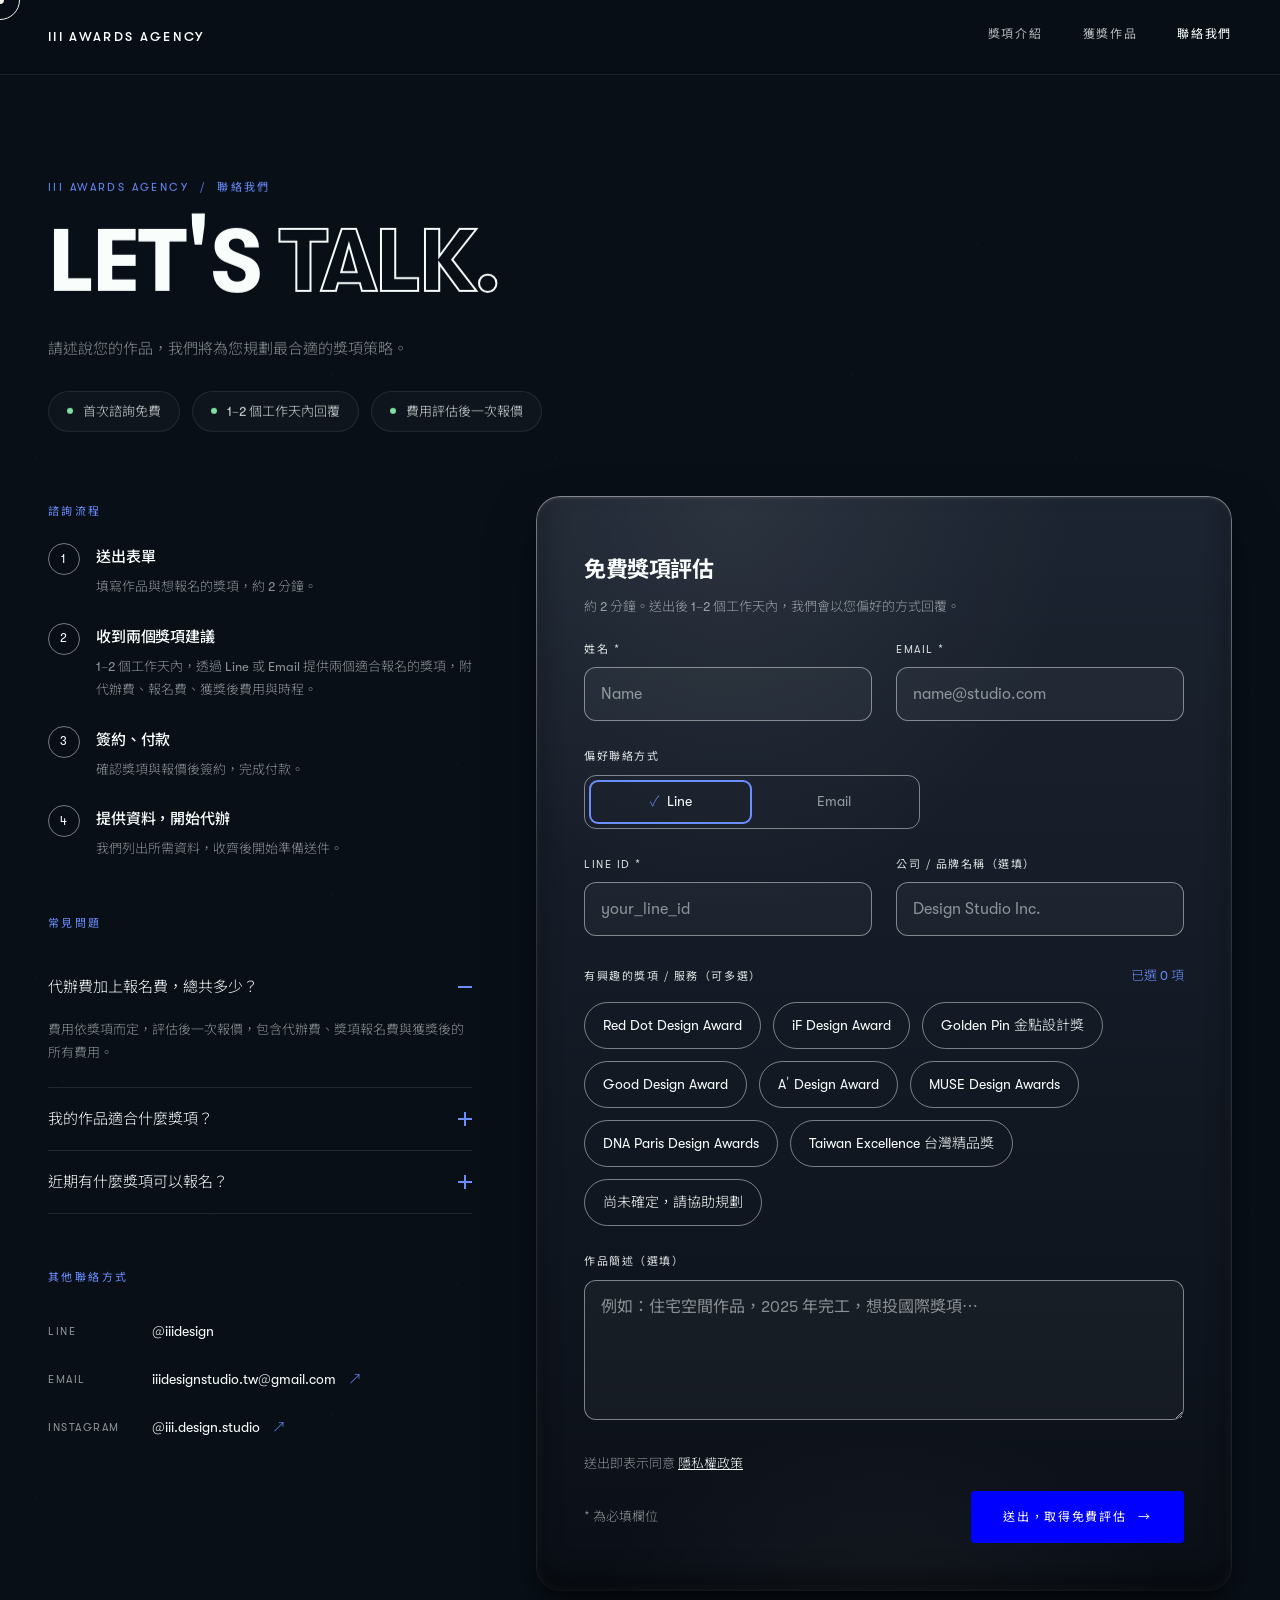
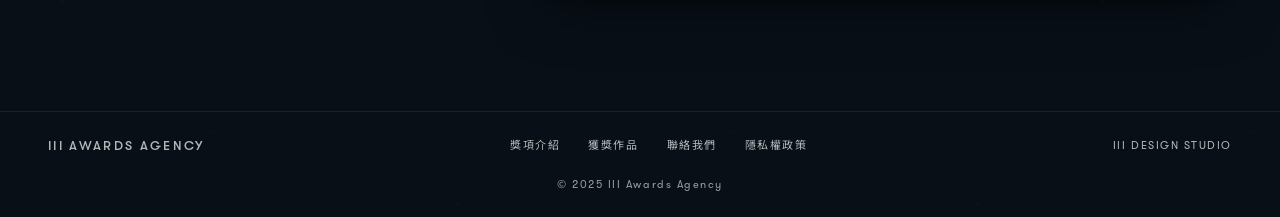
<file: contact.html>
<!DOCTYPE html>
<html lang="zh-TW">
<head>
<meta charset="UTF-8">
<meta name="viewport" content="width=device-width, initial-scale=1.0">
<title>聯絡我們｜免費獎項評估｜III Awards Agency</title>
<meta name="description" content="請述說您的作品，我們將為您規劃最合適的獎項策略。首次諮詢免費，1–2 個工作天內透過 Line 或 Email 提供兩個適合報名的獎項建議，附完整費用與時程。">
<link rel="canonical" href="https://iiiawardsagency.github.io/contact.html">
<meta property="og:type" content="website">
<meta property="og:site_name" content="III Awards Agency">
<meta property="og:locale" content="zh_TW">
<meta property="og:title" content="聯絡我們｜免費獎項評估｜III Awards Agency">
<meta property="og:description" content="請述說您的作品，我們將為您規劃最合適的獎項策略。首次諮詢免費，1–2 個工作天內透過 Line 或 Email 提供兩個適合報名的獎項建議，附完整費用與時程。">
<meta property="og:url" content="https://iiiawardsagency.github.io/contact.html">
<meta property="og:image" content="https://iiiawardsagency.github.io/og-image.png">
<meta property="og:image:width" content="1200">
<meta property="og:image:height" content="630">
<meta property="og:image:alt" content="III Awards Agency — Your Work Deserves Recognition.">
<meta name="twitter:card" content="summary_large_image">
<meta name="twitter:title" content="聯絡我們｜免費獎項評估｜III Awards Agency">
<meta name="twitter:description" content="請述說您的作品，我們將為您規劃最合適的獎項策略。首次諮詢免費，1–2 個工作天內透過 Line 或 Email 提供兩個適合報名的獎項建議，附完整費用與時程。">
<meta name="twitter:image" content="https://iiiawardsagency.github.io/og-image.png">
<meta name="theme-color" content="#080F17">
<link rel="icon" href="favicon.svg" type="image/svg+xml">
<link rel="icon" href="favicon-32.png" sizes="32x32" type="image/png">
<link rel="icon" href="favicon-48.png" sizes="48x48" type="image/png">
<link rel="icon" href="favicon-96.png" sizes="96x96" type="image/png">
<link rel="icon" href="favicon-192.png" sizes="192x192" type="image/png">
<link rel="apple-touch-icon" href="apple-touch-icon.png">
<link rel="stylesheet" href="assets/site.css">
<script src="assets/site.js"></script>
<link rel="preconnect" href="https://fonts.googleapis.com">
<link rel="preconnect" href="https://fonts.gstatic.com" crossorigin>
<link rel="preload" as="style" href="https://fonts.googleapis.com/css2?family=Noto+Sans+TC:wght@300;400;500;700&display=swap">
<link rel="stylesheet" href="https://fonts.googleapis.com/css2?family=Noto+Sans+TC:wght@300;400;500;700&display=swap" media="print" onload="this.media='all'">
<noscript><link rel="stylesheet" href="https://fonts.googleapis.com/css2?family=Noto+Sans+TC:wght@300;400;500;700&display=swap"></noscript>
<style>
  *, *::before, *::after { margin: 0; padding: 0; box-sizing: border-box; }
  html { scroll-behavior: smooth; }
  :root { --sans: 'GT Walsheim Trial', 'Noto Sans TC', sans-serif; }

  /* CURSOR */
  * { cursor: none; }
  a, button { pointer-events: auto; }
  #cursor-dot { position: fixed; z-index: 9999; width: 8px; height: 8px; background: var(--snowy); border-radius: 50%; transform: translate(-50%, -50%); pointer-events: none; mix-blend-mode: difference; }
  #cursor-ring { position: fixed; z-index: 9998; width: 40px; height: 40px; border: 1.5px solid var(--snowy); border-radius: 50%; transform: translate(-50%, -50%); pointer-events: none; transition: width .25s, height .25s, border-color .25s; mix-blend-mode: difference; }
  body.hovering #cursor-ring { width: 64px; height: 64px; border-color: var(--blue); }

  body {
    background-color: var(--bg-page); color: var(--text-primary); font-family: var(--sans);
    overflow-x: hidden; -webkit-font-smoothing: antialiased;
    background-image:
      radial-gradient(1px 1px at 12% 8%, rgba(250,255,253,.16), transparent 60%),
      radial-gradient(1px 1px at 78% 14%, rgba(250,255,253,.12), transparent 60%),
      radial-gradient(1.2px 1.2px at 41% 33%, rgba(250,255,253,.14), transparent 60%),
      radial-gradient(1px 1px at 88% 47%, rgba(250,255,253,.10), transparent 60%),
      radial-gradient(1px 1px at 23% 61%, rgba(250,255,253,.12), transparent 60%),
      radial-gradient(1.2px 1.2px at 64% 72%, rgba(250,255,253,.18), transparent 60%),
      radial-gradient(1px 1px at 7% 88%, rgba(250,255,253,.10), transparent 60%);
    background-size: 520px 520px;
  }

  /* NAV */
  nav { position: fixed; top: 0; left: 0; right: 0; z-index: 100; display: flex; align-items: center; justify-content: space-between; padding: 28px 48px; border-bottom: 1px solid rgba(250,255,253,.08); }
  .nav-logo { font-size: 13px; letter-spacing: .18em; text-transform: uppercase; color: var(--snowy); text-decoration: none; font-weight: 500; }
  .nav-links { display: flex; gap: 40px; list-style: none; position: fixed; top: 0; right: 48px; padding: 14px 0; align-items: center; z-index: 200; }
  .nav-links a { font-size: 12px; letter-spacing: .14em; text-transform: uppercase; color: var(--snowy); text-decoration: none; opacity: .7; transition: opacity .2s; }
  .nav-links a:hover, .nav-links a.active { opacity: 1; }
  .nav-toggle { display: none; flex-direction: column; gap: 5px; background: none; border: none; z-index: 101; padding: 4px; }
  .nav-toggle span { display: block; width: 22px; height: 1.5px; background: var(--snowy); transition: transform .3s, opacity .3s; }
  .nav-toggle.open span:nth-child(1) { transform: translateY(6.5px) rotate(45deg); }
  .nav-toggle.open span:nth-child(2) { opacity: 0; }
  .nav-toggle.open span:nth-child(3) { transform: translateY(-6.5px) rotate(-45deg); }

  /* PAGE HEADER */
  .page-header { padding: 180px 48px 64px; max-width: 1440px; margin: 0 auto; }
  .page-eyebrow { font-size: 11px; letter-spacing: .22em; text-transform: uppercase; color: var(--text-accent); margin-bottom: 28px; animation: fadeUp .8s .2s both; }
  .page-title {
    font-family: 'GT Walsheim Trial', var(--sans); font-weight: 700; font-size: 120px; line-height: .92;
    letter-spacing: -.03em; text-transform: uppercase; animation: fadeUp .9s .35s both;
  }
  .page-title .outline { color: transparent; -webkit-text-stroke: 2px var(--snowy); }
  .page-sub { margin-top: 32px; font-size: 15px; line-height: 1.75; font-weight: 300; color: var(--text-secondary); animation: fadeUp .8s .5s both; }
  .promise-tags { list-style: none; display: flex; flex-wrap: wrap; gap: 12px; margin-top: 28px; animation: fadeUp .8s .6s both; }
  .promise-tags li {
    display: inline-flex; align-items: center; gap: 10px; min-height: 40px; padding: 8px 18px;
    border: 1px solid var(--border-card); border-radius: var(--radius-pill); background: rgba(250,255,253,.03);
    font-size: 13px; color: var(--text-body);
  }
  .promise-tags li::before { content: ""; width: 6px; height: 6px; border-radius: 50%; background: var(--status-open); }

  /* LAYOUT */
  .contact-layout {
    max-width: 1440px; margin: 0 auto; padding: 0 48px 120px;
    display: grid; grid-template-columns: 424px minmax(0, 1fr); gap: 64px; align-items: start;
  }
  .contact-side { display: flex; flex-direction: column; gap: 56px; padding-top: 8px; }
  .side-title { font-size: 11px; letter-spacing: .22em; color: var(--text-accent); font-weight: 500; margin-bottom: 24px; }

  .consult-steps { list-style: none; display: flex; flex-direction: column; gap: 24px; }
  .consult-steps li { display: grid; grid-template-columns: 32px 1fr; column-gap: 16px; }
  .step-dot {
    width: 32px; height: 32px; border-radius: 50%; border: 1px solid var(--border-control);
    display: inline-flex; align-items: center; justify-content: center; font-size: 12px; color: var(--text-primary);
  }
  .consult-steps h3 { font-size: 15px; font-weight: 500; margin: 5px 0 8px; }
  .consult-steps p { grid-column: 2; font-size: 13px; line-height: 1.75; font-weight: 300; color: var(--text-secondary); }

  .faq-item { border-bottom: 1px solid var(--border-card); }
  .faq-item h3 { font-size: inherit; font-weight: inherit; }
  .faq-q {
    width: 100%; min-height: 56px; display: flex; align-items: center; justify-content: space-between; gap: 16px;
    background: none; border: 0; color: var(--text-primary); text-align: left; font-family: inherit; font-size: 15px; padding: 18px 0;
  }
  .faq-icon { position: relative; width: 14px; height: 14px; flex-shrink: 0; }
  .faq-icon::before, .faq-icon::after { content: ""; position: absolute; left: 0; right: 0; top: 6px; height: 2px; background: var(--text-accent); transition: transform var(--dur) var(--ease); }
  .faq-icon::after { transform: rotate(90deg); }
  .faq-q[aria-expanded="true"] .faq-icon::after { transform: rotate(0deg); }
  .faq-a { font-size: 13px; line-height: 1.8; font-weight: 300; color: var(--text-secondary); padding: 0 0 22px; }

  .other-contacts { display: grid; grid-template-columns: 104px 1fr; row-gap: 4px; align-items: center; }
  .other-contacts dt { font-size: 11px; letter-spacing: .16em; text-transform: uppercase; color: var(--text-secondary); }
  .other-contacts dd a {
    display: inline-flex; align-items: center; gap: 12px; min-height: 44px;
    color: var(--text-primary); text-decoration: none; font-size: 14px;
  }
  .other-contacts dd a span[aria-hidden] { color: var(--text-accent); }
  .other-contacts dd a:hover { text-decoration: underline; }
  .other-contacts .contact-text { display: inline-flex; align-items: center; min-height: 44px; font-size: 14px; }
  .other-contacts dd { min-width: 0; overflow-wrap: anywhere; }

  /* FORM CARD */
  .form-card { border-radius: var(--radius-card); padding: 48px; scroll-margin-top: 100px; }
  .form-card h2 { font-size: 22px; font-weight: 700; letter-spacing: -.01em; }
  .form-intro { margin-top: 10px; font-size: 13px; line-height: 1.7; color: var(--text-secondary); }
  .form-grid { display: grid; grid-template-columns: 1fr 1fr; gap: 28px 24px; margin-top: 36px; }
  .field { display: flex; flex-direction: column; gap: 10px; min-width: 0; }
  .field--full { grid-column: 1 / -1; }
  .field-label, .field legend { font-size: 11px; letter-spacing: .14em; color: var(--text-body); }
  .field input[type="text"], .field input[type="email"], .field textarea {
    width: 100%; min-height: 52px; padding: 14px 16px; border-radius: var(--radius-input);
    background: rgba(250,255,253,.04); border: 1px solid var(--border-control);
    color: var(--text-primary); font-family: inherit; font-size: 16px; outline: none;
    transition: border-color var(--dur) var(--ease);
  }
  .field textarea { min-height: 140px; resize: vertical; line-height: 1.7; }
  .field input::placeholder, .field textarea::placeholder { color: rgba(250,255,253,.5); }
  .field input:focus, .field textarea:focus { border: 2px solid #6B8EFF; padding: 13px 15px; }
  .field input[aria-invalid="true"] { border: 2px solid var(--status-error); padding: 13px 15px; }
  .field-error { font-size: 13px; color: var(--status-error); }
  .field-error:empty { display: none; }

  /* Preferred contact: radiogroup */
  .seg { display: inline-grid; grid-template-columns: 1fr 1fr; padding: 4px; border: 1px solid var(--border-control); border-radius: var(--radius-input); max-width: 336px; }
  .seg [role="radio"] {
    min-height: 44px; border: 0; border-radius: 9px; background: transparent; color: var(--text-secondary);
    font-family: inherit; font-size: 14px; display: inline-flex; align-items: center; justify-content: center; gap: 8px;
  }
  .seg [role="radio"][aria-checked="true"] { color: var(--text-primary); box-shadow: inset 0 0 0 2px #6B8EFF; }
  .seg [role="radio"][aria-checked="true"]::before { content: "✓"; color: var(--text-accent); }

  /* Interest chips */
  fieldset.field { border: 0; min-width: 0; }
  .chips-head { display: flex; justify-content: space-between; align-items: baseline; gap: 12px; flex-wrap: wrap; }
  .sel-count { font-size: 13px; color: var(--text-accent); white-space: nowrap; }
  .chips { display: flex; flex-wrap: wrap; gap: 12px; margin-top: 4px; }
  .chip { position: relative; display: inline-flex; border-radius: var(--radius-pill); }
  .chip input { position: absolute; inset: 0; opacity: 0; width: 100%; height: 100%; margin: 0; }
  .chip span {
    display: inline-flex; align-items: center; gap: 8px; min-height: 44px; padding: 10px 18px; border-radius: var(--radius-pill);
    border: 1px solid var(--border-control); font-size: 14px; color: var(--text-primary); white-space: nowrap;
    transition: border-color var(--dur) var(--ease);
  }
  .chip:hover span { border-color: var(--snowy); }
  .chip input:focus-visible + span { outline: 2px solid #6B8EFF; outline-offset: 2px; }
  .chip.is-on span { border-color: transparent; }
  .chip.is-on span::before { content: "✓"; }

  .privacy-note { margin-top: 32px; font-size: 13px; color: var(--text-secondary); }
  .privacy-note a { color: var(--text-primary); }
  .form-actions { margin-top: 16px; display: flex; align-items: center; justify-content: space-between; gap: 16px; }
  .req-note { font-size: 13px; color: var(--text-secondary); }
  .submit-btn {
    display: inline-flex; align-items: center; justify-content: center; gap: 12px; min-height: 52px; padding: 14px 32px;
    border: 0; border-radius: 4px; background: var(--blue); color: #fff; font-family: inherit; font-size: 14px; letter-spacing: .08em;
    transition: background var(--dur) var(--ease);
  }
  .submit-btn:hover { background: #2a2aff; }
  .submit-btn[aria-disabled="true"] { background: #2b2b8f; }
  .form-status { margin-top: 16px; font-size: 13px; color: var(--status-error); }
  .form-status:empty { display: none; }
  .hp-field { position: absolute !important; left: -10000px; width: 1px; height: 1px; overflow: hidden; }

  /* SUCCESS */
  .success-card { border-radius: var(--radius-card); padding: 64px 48px; }
  .success-icon { width: 64px; height: 64px; border-radius: 50%; border: 1.5px solid var(--status-open); color: var(--status-open); display: flex; align-items: center; justify-content: center; }
  .success-card h2 { margin-top: 28px; font-size: 48px; font-weight: 700; letter-spacing: -.02em; line-height: 1.15; }
  .success-card h2:focus { outline: none; }
  .success-lead { margin-top: 8px; font-size: 15px; color: var(--text-secondary); }
  .success-steps { list-style: none; margin-top: 36px; display: flex; flex-direction: column; gap: 24px; }
  .success-steps li { display: grid; grid-template-columns: 32px 1fr; column-gap: 16px; }
  .success-steps h3 { font-size: 15px; font-weight: 500; margin: 5px 0 8px; }
  .success-steps p { grid-column: 2; font-size: 13px; line-height: 1.75; color: var(--text-secondary); }
  .outline-btn {
    margin-top: 40px; display: inline-flex; align-items: center; gap: 12px; min-height: 48px; padding: 12px 28px;
    border: 1px solid var(--border-control); border-radius: 4px; background: transparent; color: var(--text-primary);
    font-family: inherit; font-size: 13px; letter-spacing: .1em;
  }
  .outline-btn:hover { border-color: var(--snowy); }

  /* FOOTER */
  footer { border-top: 1px solid rgba(250,255,253,.08); padding: 14px 48px 10px; display: flex; flex-direction: column; align-items: center; gap: 12px; }
  .footer-bottom-row { width: 100%; display: flex; align-items: center; justify-content: space-between; }
  .footer-logo { font-size: 12px; letter-spacing: .18em; text-transform: uppercase; }
  .footer-links { display: flex; gap: 32px; list-style: none; }
  .footer-links a { font-size: 11px; letter-spacing: .14em; text-transform: uppercase; color: var(--snowy); text-decoration: none; }
  .footer-copy { font-size: 11px; text-align: center; }

  @keyframes fadeUp { from { opacity: 0; transform: translateY(20px); } to { opacity: 1; transform: translateY(0); } }

  .form-card, .success-card { grid-column: 2; grid-row: 1; }
  .contact-side { grid-column: 1; grid-row: 1; }
  @media (max-width: 1100px) {
    .contact-layout { grid-template-columns: minmax(0, 1fr); }
    .form-card, .success-card, .contact-side { grid-column: 1; grid-row: auto; }
  }
  @media (max-width: 768px) {
    html { scroll-padding-bottom: 120px; }
    nav { padding: 14px 20px; }
    .nav-toggle { display: flex; }
    .nav-links { display: none; position: fixed; inset: 0; padding: 0; background: rgba(8,15,23,.97); flex-direction: column; align-items: center; justify-content: center; gap: 40px; z-index: 200; }
    .nav-links.open { display: flex; }
    .nav-links li a { font-size: 20px; letter-spacing: .1em; opacity: .9; }
    .page-header { padding: 120px 20px 40px; }
    .page-title { font-size: 52px; }
    .promise-tags li { font-size: 12px; }
    .contact-layout { padding: 0 20px 80px; gap: 56px; }
    .form-card { padding: 32px 20px 0; }
    .success-card { padding: 40px 20px; }
    .success-card h2 { font-size: 32px; }
    .form-grid { grid-template-columns: 1fr; gap: 24px; }
    .seg { max-width: none; width: 100%; }
    .chips { flex-wrap: nowrap; overflow-x: auto; scroll-snap-type: x proximity; margin: 4px -20px 0; padding: 4px 20px 8px; }
    .chip { scroll-snap-align: start; flex: 0 0 auto; }
    .chips-head { flex-direction: column; gap: 6px; }
    .form-actions {
      position: sticky; bottom: 0; z-index: 20; margin: 16px -20px 0; padding: 16px 20px 20px;
      flex-direction: column-reverse; align-items: stretch; gap: 10px;
      background: linear-gradient(180deg, rgba(10,15,23,.6), rgba(10,15,23,.98) 30%);
      border-radius: 0 0 var(--radius-card) var(--radius-card);
    }
    .submit-btn { width: 100%; }
    .req-note { text-align: center; }
    .footer-bottom-row { flex-direction: column; align-items: center; text-align: center; gap: 16px; }
  }
</style>

<link rel="stylesheet" href="assets/type.css">
<link rel="stylesheet" href="assets/motion.css">
</head>
<body>

<a class="skip-link" href="#main">跳到主要內容</a>
<div id="cursor-dot" aria-hidden="true"></div>
<div id="cursor-ring" aria-hidden="true"></div>
<header>
  <nav class="site-nav" aria-label="主要選單">
    <a href="index.html" class="nav-logo">III AWARDS AGENCY</a>
    <button class="nav-toggle" id="navToggle" type="button" aria-label="開啟選單" aria-expanded="false" aria-controls="navLinks">
      <span></span><span></span><span></span>
    </button>
    <ul class="nav-links" id="navLinks">
      <li><a href="awards.html">獎項介紹</a></li>
      <li><a href="works.html">獲獎作品</a></li>
      <li><a href="contact.html" class="active" aria-current="page">聯絡我們</a></li>
    </ul>
  </nav>
</header>
<main id="main" tabindex="-1">

<section class="page-header" aria-labelledby="page-title">
  <p class="page-eyebrow">III AWARDS AGENCY &nbsp;/&nbsp; 聯絡我們</p>
  <h1 class="page-title t-page-title" id="page-title">Let's <span class="outline">Talk.</span></h1>
  <p class="page-sub">請述說您的作品，我們將為您規劃最合適的獎項策略。</p>
  <ul class="promise-tags">
    <li>首次諮詢免費</li>
    <li>1–2 個工作天內回覆</li>
    <li>費用評估後一次報價</li>
  </ul>
</section>

<div class="contact-layout">

  <section class="form-card resin-kuro" id="evaluation" aria-labelledby="form-title">
    <h2 id="form-title">免費獎項評估</h2>
    <p class="form-intro">約 2 分鐘。送出後 1–2 個工作天內，我們會以您偏好的方式回覆。</p>
    <form id="contactForm" action="https://api.web3forms.com/submit" method="POST" novalidate>
      <input type="hidden" name="access_key" value="cc55ef44-ce72-45db-828b-5445f62416aa">
      <input type="hidden" name="subject" value="III Awards Agency — 新諮詢表單">
      <input type="hidden" name="from_name" value="III Awards Agency 官網">
      <input type="hidden" name="contact_method" id="contactMethod" value="Line">
      <input type="hidden" name="interested_awards" id="cbValues" value="">
      <div class="hp-field" aria-hidden="true"><label for="botcheck">請勿填寫此欄</label><input type="checkbox" name="botcheck" id="botcheck" tabindex="-1" autocomplete="off"></div>

      <div class="form-grid">
        <div class="field">
          <label class="field-label" for="name">姓名 *</label>
          <input type="text" id="name" name="name" placeholder="Name" autocomplete="name" required aria-required="true" aria-describedby="name-error">
          <p class="field-error" id="name-error"></p>
        </div>
        <div class="field">
          <label class="field-label" for="email">EMAIL *</label>
          <input type="email" id="email" name="email" placeholder="name@studio.com" autocomplete="email" required aria-required="true" aria-describedby="email-error">
          <p class="field-error" id="email-error"></p>
        </div>

        <div class="field field--full">
          <span class="field-label" id="pref-label">偏好聯絡方式</span>
          <div class="seg" role="radiogroup" aria-labelledby="pref-label" id="prefGroup">
            <button type="button" role="radio" aria-checked="true" tabindex="0" data-value="Line">Line</button>
            <button type="button" role="radio" aria-checked="false" tabindex="-1" data-value="Email">Email</button>
          </div>
        </div>

        <div class="field">
          <label class="field-label" for="line" id="line-label">LINE ID *</label>
          <input type="text" id="line" name="line" placeholder="your_line_id" autocomplete="off" aria-required="true" aria-describedby="line-error">
          <p class="field-error" id="line-error"></p>
        </div>
        <div class="field">
          <label class="field-label" for="company">公司 / 品牌名稱（選填）</label>
          <input type="text" id="company" name="company" placeholder="Design Studio Inc." autocomplete="organization">
        </div>

        <fieldset class="field field--full chips-field">
          <legend class="visually-hidden">有興趣的獎項 / 服務（可多選）</legend>
          <div class="chips-head">
            <span class="field-label" aria-hidden="true">有興趣的獎項 / 服務（可多選）</span>
            <span class="sel-count" id="selCount" aria-live="polite">已選 0 項</span>
          </div>
          <div class="chips" id="chips">
            <label class="chip"><input type="checkbox" value="Red Dot Design Award"><span>Red Dot Design Award</span></label>
            <label class="chip"><input type="checkbox" value="iF Design Award"><span>iF Design Award</span></label>
            <label class="chip"><input type="checkbox" value="Golden Pin Design Award"><span>Golden Pin 金點設計獎</span></label>
            <label class="chip"><input type="checkbox" value="Good Design Award"><span>Good Design Award</span></label>
            <label class="chip"><input type="checkbox" value="A' Design Award"><span>A' Design Award</span></label>
            <label class="chip"><input type="checkbox" value="MUSE Design Awards"><span>MUSE Design Awards</span></label>
            <label class="chip"><input type="checkbox" value="DNA Paris Design Awards"><span>DNA Paris Design Awards</span></label>
            <label class="chip"><input type="checkbox" value="Taiwan Excellence"><span>Taiwan Excellence 台灣精品獎</span></label>
            <label class="chip"><input type="checkbox" value="尚未確定"><span>尚未確定，請協助規劃</span></label>
          </div>
        </fieldset>

        <div class="field field--full">
          <label class="field-label" for="message">作品簡述（選填）</label>
          <textarea id="message" name="message" placeholder="例如：住宅空間作品，2025 年完工，想投國際獎項…"></textarea>
        </div>
      </div>

      <p class="privacy-note">送出即表示同意 <a href="privacy.html">隱私權政策</a></p>
      <div class="form-actions">
        <p class="req-note">* 為必填欄位</p>
        <button type="submit" class="submit-btn" id="submitBtn">送出，取得免費評估 <span aria-hidden="true">→</span></button>
      </div>
      <p class="form-status" id="formStatus" role="status" aria-live="polite"></p>
    </form>
  </section>

  <section class="success-card resin-kuro" id="formSuccess" hidden aria-labelledby="success-title">
    <div class="success-icon" aria-hidden="true">
      <svg width="24" height="24" viewBox="0 0 20 20" fill="none"><path d="M4 10l4 4 8-8" stroke="currentColor" stroke-width="1.6" stroke-linecap="round" stroke-linejoin="round"/></svg>
    </div>
    <h2 id="success-title" tabindex="-1">已收到您的資料</h2>
    <p class="success-lead">感謝聯繫 III Awards Agency。接下來會這樣進行：</p>
    <ol class="success-steps">
      <li><span class="step-dot" aria-hidden="true">1</span><h3>1–2 個工作天內回覆</h3><p>我們會透過您選的 Line 或 Email，提供兩個適合報名的獎項，附代辦費、報名費、獲獎後費用與時程。</p></li>
      <li><span class="step-dot" aria-hidden="true">2</span><h3>確認後簽約、付款</h3><p>您確認獎項與報價後簽約，完成付款。</p></li>
      <li><span class="step-dot" aria-hidden="true">3</span><h3>提供資料，開始代辦</h3><p>我們列出所需資料，收齊後開始準備送件。</p></li>
    </ol>
    <button type="button" class="outline-btn" id="backToForm">回到聯絡我們 <span aria-hidden="true">→</span></button>
  </section>

  <div class="contact-side">
    <section aria-labelledby="steps-title">
      <h2 class="side-title" id="steps-title">諮詢流程</h2>
      <ol class="consult-steps">
        <li><span class="step-dot" aria-hidden="true">1</span><h3>送出表單</h3><p>填寫作品與想報名的獎項，約 2 分鐘。</p></li>
        <li><span class="step-dot" aria-hidden="true">2</span><h3>收到兩個獎項建議</h3><p>1–2 個工作天內，透過 Line 或 Email 提供兩個適合報名的獎項，附代辦費、報名費、獲獎後費用與時程。</p></li>
        <li><span class="step-dot" aria-hidden="true">3</span><h3>簽約、付款</h3><p>確認獎項與報價後簽約，完成付款。</p></li>
        <li><span class="step-dot" aria-hidden="true">4</span><h3>提供資料，開始代辦</h3><p>我們列出所需資料，收齊後開始準備送件。</p></li>
      </ol>
    </section>

    <section aria-labelledby="faq-title">
      <h2 class="side-title" id="faq-title">常見問題</h2>
      <div class="faq-item">
        <h3><button type="button" class="faq-q" aria-expanded="true" aria-controls="faq-a1" id="faq-q1">代辦費加上報名費，總共多少？<span class="faq-icon" aria-hidden="true"></span></button></h3>
        <div class="faq-a" id="faq-a1" role="region" aria-labelledby="faq-q1">費用依獎項而定，評估後一次報價，包含代辦費、獎項報名費與獲獎後的所有費用。</div>
      </div>
      <div class="faq-item">
        <h3><button type="button" class="faq-q" aria-expanded="false" aria-controls="faq-a2" id="faq-q2">我的作品適合什麼獎項？<span class="faq-icon" aria-hidden="true"></span></button></h3>
        <div class="faq-a" id="faq-a2" role="region" aria-labelledby="faq-q2" hidden>首次諮詢免費，我們會依您的作品提供兩個適合報名的獎項建議，附上費用與時程。</div>
      </div>
      <div class="faq-item">
        <h3><button type="button" class="faq-q" aria-expanded="false" aria-controls="faq-a3" id="faq-q3">近期有什麼獎項可以報名？<span class="faq-icon" aria-hidden="true"></span></button></h3>
        <div class="faq-a" id="faq-a3" role="region" aria-labelledby="faq-q3" hidden>獎項介紹頁可依國家與類別篩選，並標示「報名中」「即將開放」。不確定的話，填表時選「尚未確定，請協助規劃」。</div>
      </div>
    </section>

    <section aria-labelledby="other-title">
      <h2 class="side-title" id="other-title">其他聯絡方式</h2>
      <dl class="other-contacts">
        <dt>Line</dt><dd><span class="contact-text">@iiidesign</span></dd>
        <dt>Email</dt><dd><a href="mailto:iiidesignstudio.tw@gmail.com">iiidesignstudio.tw@gmail.com <span aria-hidden="true">↗</span></a></dd>
        <dt>Instagram</dt><dd><a href="https://instagram.com/iii.design.studio" target="_blank" rel="noopener">@iii.design.studio <span aria-hidden="true">↗</span><span class="visually-hidden">（另開新視窗）</span></a></dd>
      </dl>
    </section>
  </div>


</div>

</main>

<footer>
  <div class="footer-bottom-row">
    <p class="footer-logo">III AWARDS AGENCY</p>
    <ul class="footer-links">
      <li><a href="awards.html">獎項介紹</a></li>
      <li><a href="works.html">獲獎作品</a></li>
      <li><a href="contact.html">聯絡我們</a></li>
      <li><a href="privacy.html">隱私權政策</a></li>
    </ul>
    <p class="footer-logo"><a class="footer-studio" href="https://iiidesignstudio.webflow.io" target="_blank" rel="noopener">III Design Studio</a></p>
  </div>
  <p class="footer-copy">© 2025 III Awards Agency</p>
</footer>

<script>
  // CURSOR
  const dot = document.getElementById('cursor-dot');
  const ring = document.getElementById('cursor-ring');
  let mx = 0, my = 0, rx = 0, ry = 0;
  document.addEventListener('mousemove', e => { mx = e.clientX; my = e.clientY; dot.style.left = mx + 'px'; dot.style.top = my + 'px'; });
  (function animRing() { rx += (mx - rx) * .11; ry += (my - ry) * .11; ring.style.left = rx + 'px'; ring.style.top = ry + 'px'; requestAnimationFrame(animRing); })();
  document.querySelectorAll('a, button, label').forEach(el => {
    el.addEventListener('mouseenter', () => document.body.classList.add('hovering'));
    el.addEventListener('mouseleave', () => document.body.classList.remove('hovering'));
  });

  // FAQ
  document.querySelectorAll('.faq-q').forEach(btn => {
    btn.addEventListener('click', () => {
      const open = btn.getAttribute('aria-expanded') === 'true';
      btn.setAttribute('aria-expanded', String(!open));
      document.getElementById(btn.getAttribute('aria-controls')).hidden = open;
    });
  });

  const form = document.getElementById('contactForm');
  const fields = {
    name: { el: document.getElementById('name'), err: document.getElementById('name-error'), msg: '請填寫姓名' },
    email: { el: document.getElementById('email'), err: document.getElementById('email-error'), msg: '請填寫 Email，評估結果會寄到這裡' },
    line: { el: document.getElementById('line'), err: document.getElementById('line-error'), msg: '選擇以 Line 聯絡時，請填寫 Line ID' },
  };
  const methodInput = document.getElementById('contactMethod');
  const lineLabel = document.getElementById('line-label');

  function setError(f, on) {
    f.err.textContent = on ? f.msg : '';
    if (on) f.el.setAttribute('aria-invalid', 'true'); else f.el.removeAttribute('aria-invalid');
  }
  const lineRequired = () => methodInput.value === 'Line';
  const isValid = {
    name: () => fields.name.el.value.trim() !== '',
    email: () => /^[^\s@]+@[^\s@]+\.[^\s@]+$/.test(fields.email.el.value.trim()),
    line: () => !lineRequired() || fields.line.el.value.trim() !== '',
  };
  Object.keys(fields).forEach(k => {
    fields[k].el.addEventListener('input', () => { if (fields[k].el.getAttribute('aria-invalid') && isValid[k]()) setError(fields[k], false); });
    fields[k].el.addEventListener('blur', () => { if (fields[k].el.value.trim() !== '') setError(fields[k], !isValid[k]()); });
  });

  // Preferred contact — radiogroup with arrow keys
  const radios = [...document.querySelectorAll('#prefGroup [role="radio"]')];
  function choose(btn, focus) {
    radios.forEach(r => { const on = r === btn; r.setAttribute('aria-checked', String(on)); r.tabIndex = on ? 0 : -1; });
    if (focus) btn.focus();
    methodInput.value = btn.dataset.value;
    if (lineRequired()) {
      lineLabel.textContent = 'LINE ID *';
      fields.line.el.setAttribute('aria-required', 'true');
    } else {
      lineLabel.textContent = 'Line ID（選填）';
      fields.line.el.removeAttribute('aria-required');
      setError(fields.line, false);
    }
  }
  radios.forEach((r, i) => {
    r.addEventListener('click', () => choose(r, false));
    r.addEventListener('keydown', e => {
      const step = { ArrowRight: 1, ArrowDown: 1, ArrowLeft: -1, ArrowUp: -1 }[e.key];
      if (step) { e.preventDefault(); choose(radios[(i + step + radios.length) % radios.length], true); }
      else if (e.key === ' ' || e.key === 'Enter') { e.preventDefault(); choose(r, false); }
    });
  });

  // Interest chips (native checkboxes)
  const chips = [...document.querySelectorAll('#chips .chip')];
  const selCount = document.getElementById('selCount');
  chips.forEach(chip => {
    const cb = chip.querySelector('input');
    cb.addEventListener('change', () => {
      chip.classList.toggle('is-on', cb.checked);
      chip.querySelector('span').classList.toggle('resin-blue', cb.checked);
      chip.querySelector('span').classList.toggle('resin-sm', cb.checked);
      selCount.textContent = `已選 ${chips.filter(c => c.querySelector('input').checked).length} 項`;
    });
  });

  // Submit
  const btn = document.getElementById('submitBtn');
  const btnLabel = btn.innerHTML;
  const status = document.getElementById('formStatus');
  const formCard = document.getElementById('evaluation');
  const successCard = document.getElementById('formSuccess');
  const RATE_MS = 60000;

  function busy(on) {
    if (on) { btn.setAttribute('aria-disabled', 'true'); btn.textContent = '送出中…'; status.style.color = 'var(--text-secondary)'; status.textContent = '送出中…'; }
    else { btn.removeAttribute('aria-disabled'); btn.innerHTML = btnLabel; }
  }
  function fail(msg) { busy(false); status.style.color = ''; status.textContent = msg; }

  form.addEventListener('submit', async e => {
    e.preventDefault();
    if (btn.getAttribute('aria-disabled') === 'true') return;
    status.textContent = '';
    const bad = Object.keys(fields).filter(k => !isValid[k]());
    Object.keys(fields).forEach(k => setError(fields[k], bad.includes(k)));
    if (bad.length) { fields[bad[0]].el.focus(); return; }

    if (document.getElementById('botcheck').checked) return;
    let last = 0;
    try { last = Number(localStorage.getItem('iii-form-sent') || 0); } catch (_) {}
    if (Date.now() - last < RATE_MS) { fail('請稍候 1 分鐘再送出。'); return; }

    document.getElementById('cbValues').value =
      chips.filter(c => c.querySelector('input').checked).map(c => c.querySelector('input').value).join(', ') || '未選擇';

    busy(true);
    try {
      const res = await fetch(form.action, { method: 'POST', body: new FormData(form), headers: { Accept: 'application/json' } });
      const json = await res.json().catch(() => ({}));
      if (res.ok && json.success) {
        try { localStorage.setItem('iii-form-sent', String(Date.now())); } catch (_) {}
        busy(false);
        status.textContent = '';
        formCard.hidden = true;
        successCard.hidden = false;
        document.getElementById('success-title').focus();
      } else {
        fail('送出失敗，請直接 Email 聯繫：iiidesignstudio.tw@gmail.com');
      }
    } catch (err) {
      fail('網路錯誤，請稍後再試。');
    }
  });

  document.getElementById('backToForm').addEventListener('click', () => {
    form.reset();
    chips.forEach(c => { c.classList.remove('is-on'); c.querySelector('span').classList.remove('resin-blue', 'resin-sm'); });
    selCount.textContent = '已選 0 項';
    choose(radios[0], false);
    Object.keys(fields).forEach(k => setError(fields[k], false));
    status.textContent = '';
    successCard.hidden = true;
    formCard.hidden = false;
    document.getElementById('form-title').setAttribute('tabindex', '-1');
    document.getElementById('form-title').focus();
  });
</script>
<!-- Scroll motion: GSAP 3.15.1 + ScrollTrigger (self-hosted copies of the jsDelivr npm build), then assets/motion.js -->
<script src="assets/gsap.min.js"></script>
<script src="assets/ScrollTrigger.min.js"></script>
<script src="assets/motion.js"></script>
</body>
</html>
</file>
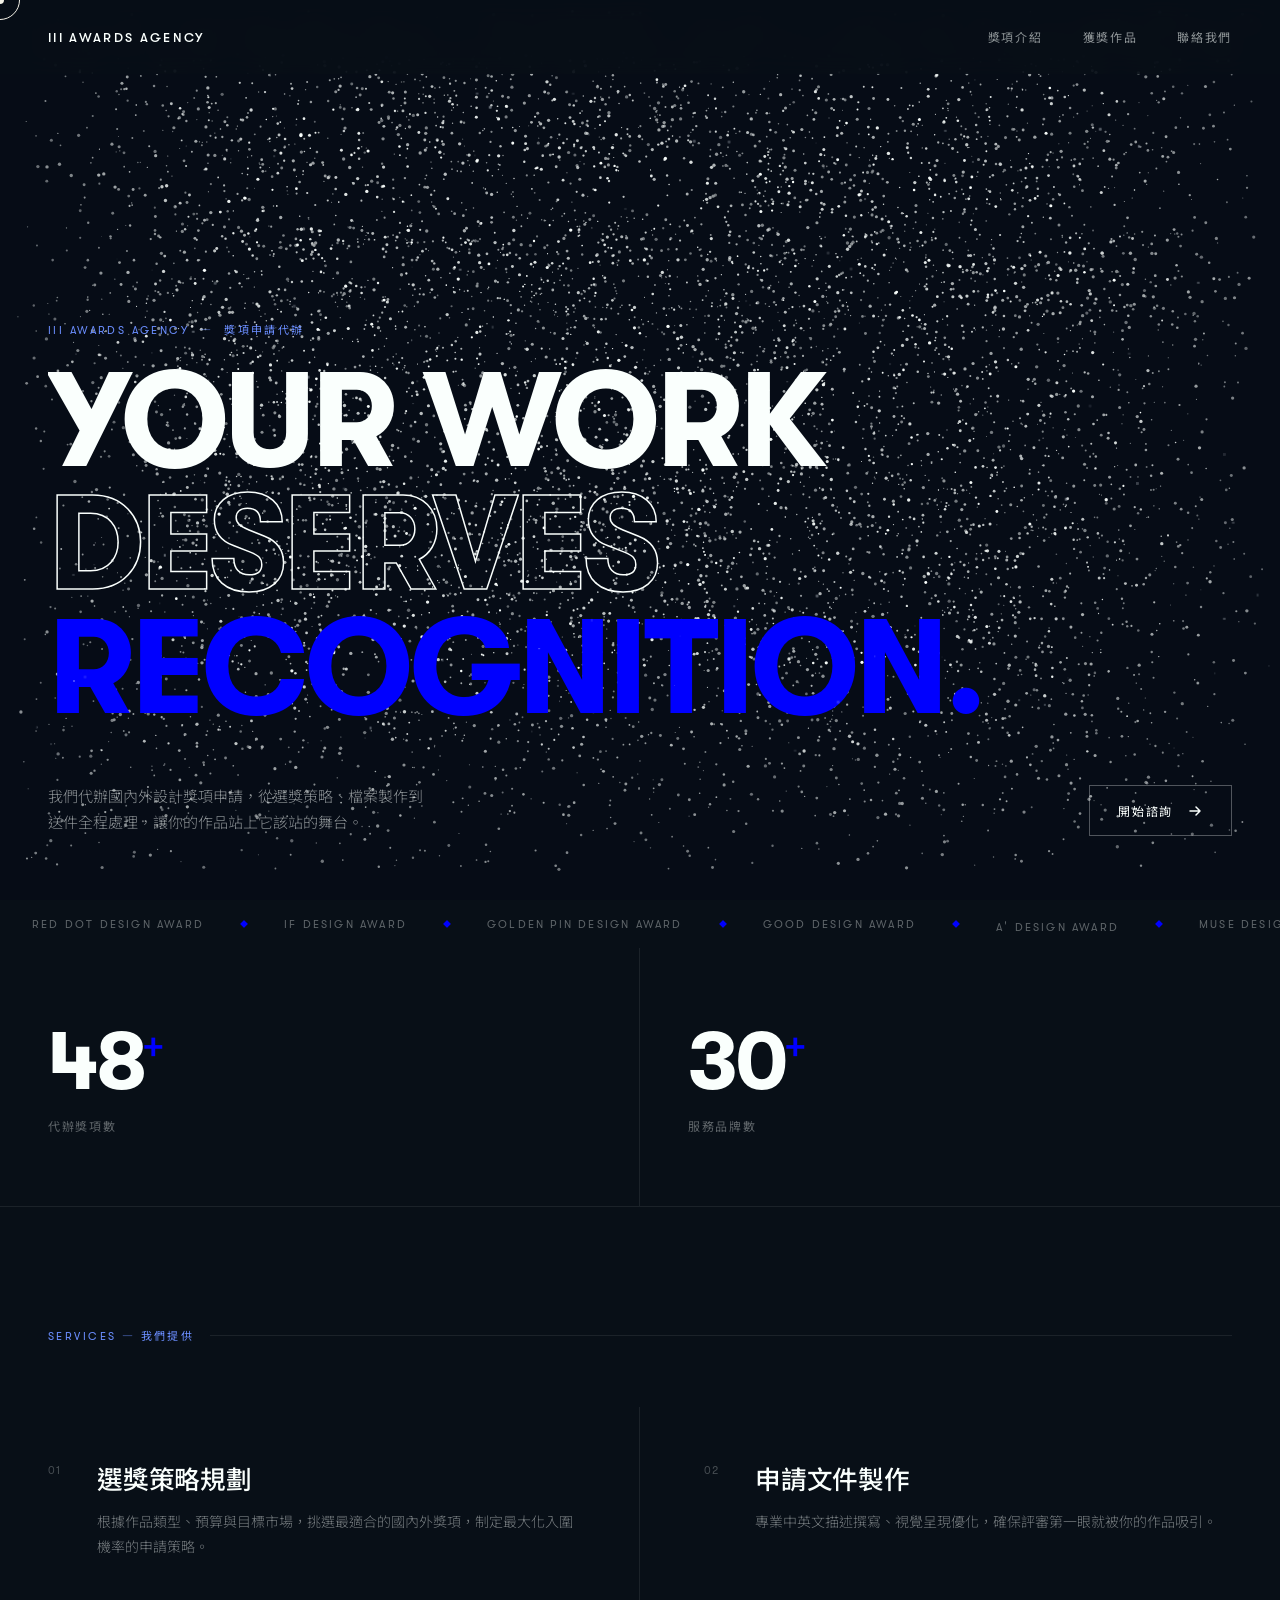
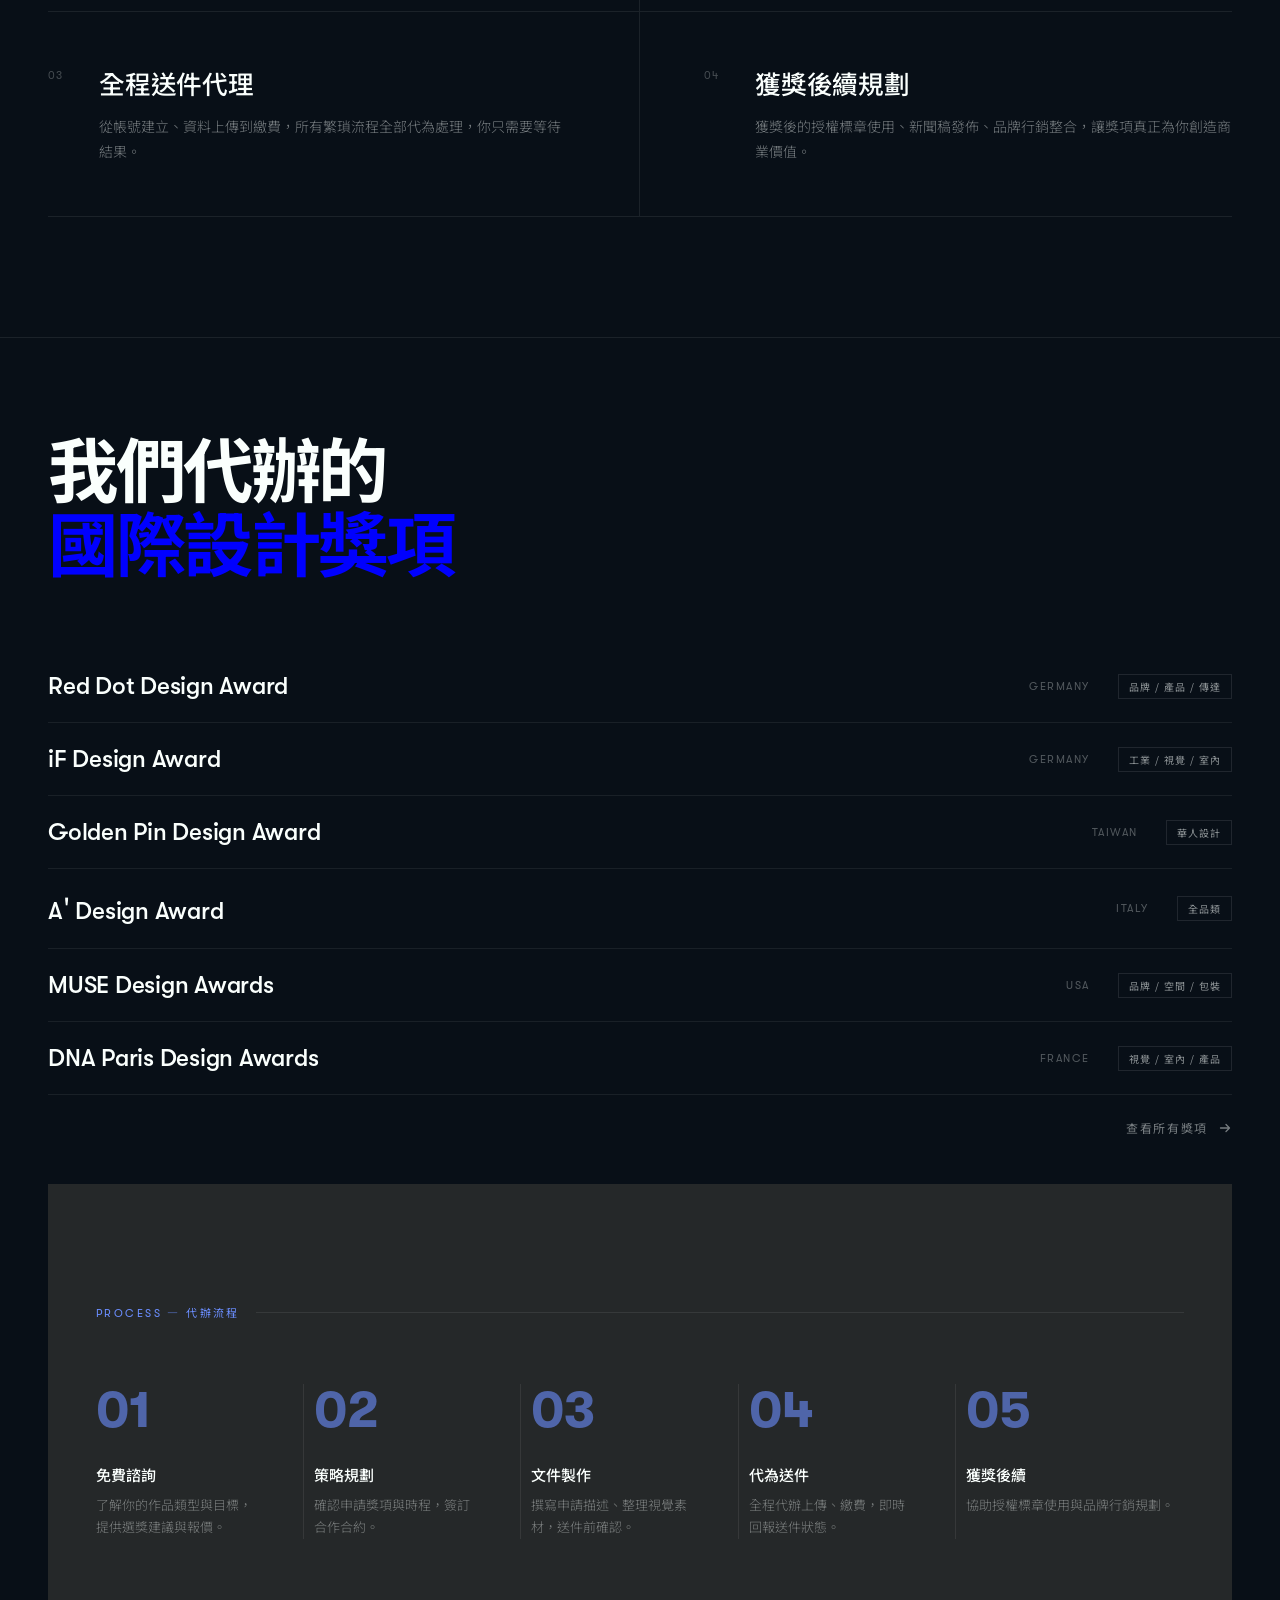
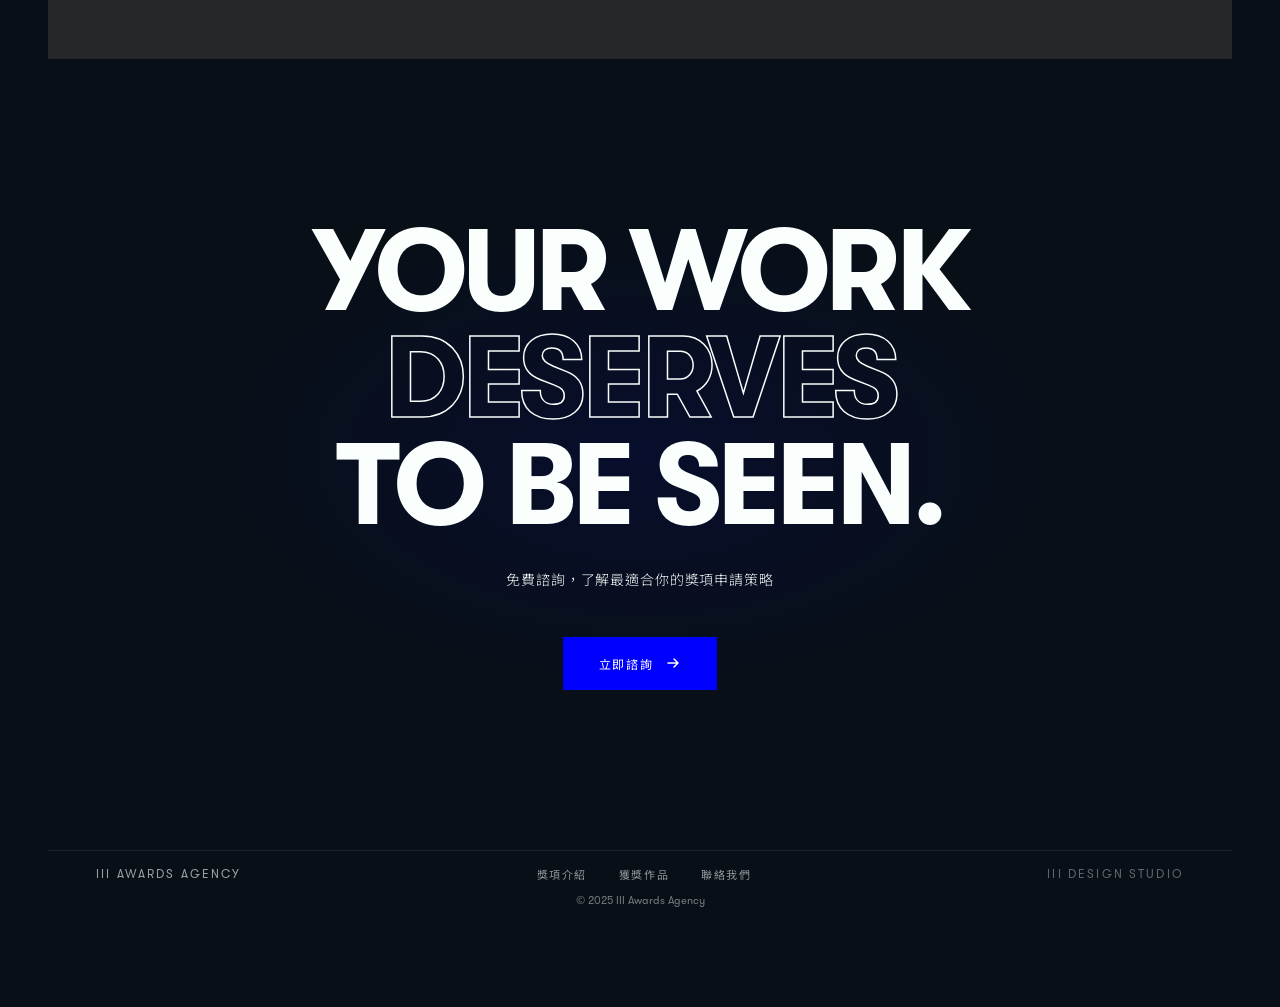
<file: iii-awards-agency-dark.html>
<!DOCTYPE html>
<html lang="zh-TW">
<head>
<meta charset="UTF-8">
<meta name="viewport" content="width=device-width, initial-scale=1.0">
<title>III Awards Agency</title>
<link rel="preconnect" href="https://fonts.googleapis.com">
<link href="https://fonts.googleapis.com/css2?family=Noto+Sans+TC:wght@300;400;500;700&display=swap" rel="stylesheet">
<style>
  *, *::before, *::after { margin: 0; padding: 0; box-sizing: border-box; }
  html { scroll-behavior: smooth; }

  @font-face {
    font-family: 'GT Walsheim Trial';
    src: url('[data-uri]') format('opentype');
    font-weight: 400;
    font-display: swap;
  }
  @font-face {
    font-family: 'GT Walsheim Trial';
    src: url('[data-uri]') format('opentype');
    font-weight: 500;
    font-display: swap;
  }
  @font-face {
    font-family: 'GT Walsheim Trial';
    src: url('[data-uri]') format('opentype');
    font-weight: 700;
    font-display: swap;
  }
  :root {
    --kuro: #080F17;
    --snowy: #FAFFFD;
    --midnight: #252829;
    --blue: #0000FF;
    --blue-light: #6B8EFF;
    --sans: 'GT Walsheim Trial', 'Noto Sans TC', sans-serif;
  }
  /* CURSOR */
  * { cursor: none; }
  a, button { pointer-events: auto; }
  #cursor-dot {
    position: fixed; z-index: 9999;
    width: 8px; height: 8px;
    background: var(--snowy);
    border-radius: 50%;
    transform: translate(-50%, -50%);
    pointer-events: none;
    mix-blend-mode: difference;
  }
  #cursor-ring {
    position: fixed; z-index: 9998;
    width: 40px; height: 40px;
    border: 1.5px solid var(--snowy);
    border-radius: 50%;
    transform: translate(-50%, -50%);
    pointer-events: none;
    transition: width .25s, height .25s, border-color .25s;
    mix-blend-mode: difference;
  }
  body.hovering #cursor-ring {
    width: 64px; height: 64px;
    border-color: var(--blue);
  }

  body {
    background: var(--kuro);
    color: var(--snowy);
    font-family: var(--sans);
    overflow-x: hidden;
    -webkit-font-smoothing: antialiased;
  }

  /* NAV */
  nav {
    position: fixed; top: 0; left: 0; right: 0; z-index: 100;
    display: flex; align-items: center; justify-content: space-between;
    padding: 28px 48px;
    background: rgba(8,15,23,.85);
    backdrop-filter: blur(12px);
    -webkit-backdrop-filter: blur(12px);
  }
  .nav-logo {
    font-size: 13px; letter-spacing: .18em; text-transform: uppercase;
    color: var(--snowy); text-decoration: none; font-weight: 500;
  }
  .nav-links { display: flex; gap: 40px; list-style: none; }
  .nav-links a {
    font-size: 12px; letter-spacing: .14em; text-transform: uppercase;
    color: var(--snowy); text-decoration: none; opacity: .55;
    transition: opacity .2s;
  }
  .nav-links a:hover { opacity: 1; }

  /* HERO */
  #hero {
    min-height: 100vh;
    display: flex; flex-direction: column; justify-content: flex-end;
    padding: 0 48px 64px;
    position: relative;
  }

  .hero-eyebrow {
    font-size: 11px; letter-spacing: .22em; text-transform: uppercase;
    color: var(--blue-light); margin-bottom: 24px;
    animation: fadeUp .8s .3s both;
  }

  .hero-title {
    font-size: clamp(68px, 10.5vw, 156px);
    font-weight: 700; line-height: .92; letter-spacing: -.03em;
    text-transform: uppercase;
  }
  .hero-title .line { display: block; overflow: hidden; }
  .hero-title .line-inner {
    display: block;
    animation: slideUp .9s cubic-bezier(.16,1,.3,1) both;
  }
  .hero-title .line:nth-child(1) .line-inner { animation-delay: .4s; }
  .hero-title .line:nth-child(2) .line-inner { animation-delay: .52s; }
  .hero-title .line:nth-child(3) .line-inner { animation-delay: .64s; }
  .accent { color: var(--blue); }
  .outline {
    -webkit-text-stroke: 1.5px var(--snowy);
    color: transparent;
  }

  .hero-bottom {
    display: flex; align-items: flex-end; justify-content: space-between;
    margin-top: 52px;
    animation: fadeUp .8s 1s both;
  }
  .hero-desc {
    max-width: 380px; font-size: 15px; line-height: 1.75;
    opacity: .55; font-weight: 300;
  }
  .hero-cta {
    display: inline-flex; align-items: center; gap: 14px;
    text-decoration: none; color: var(--snowy);
    font-size: 12px; letter-spacing: .14em; text-transform: uppercase;
    border: 1px solid rgba(250,255,253,.3); padding: 16px 28px;
    transition: background .3s, border-color .3s;
  }
  .hero-cta:hover { background: var(--blue); border-color: var(--blue); }
  .hero-cta svg { transition: transform .3s; }
  .hero-cta:hover svg { transform: translateX(5px); }

  .hero-bg-text { display: none; }

  .scroll-indicator, .scroll-line, .scroll-line::after { display: none !important; }

  /* MARQUEE */
  .marquee-wrap {
    overflow: hidden; padding: 14px 0; white-space: nowrap;
  }
  .marquee-track {
    display: inline-flex;
    animation: marquee 22s linear infinite;
  }
  .marquee-item {
    font-size: 11px; letter-spacing: .2em; text-transform: uppercase;
    opacity: .35; padding: 0 32px;
  }
  .marquee-sep { color: var(--blue); opacity: 1 !important; padding: 0 4px; font-size: 8px; }

  /* STATS */
  #stats {
    display: grid; grid-template-columns: repeat(2, 1fr);
    border-bottom: 1px solid rgba(250,255,253,.08);
  }
  .stat-item {
    padding: 72px 48px;
    border-right: 1px solid rgba(250,255,253,.08);
  }
  .stat-item:last-child { border-right: none; }
  .stat-num {
    font-size: clamp(56px, 6.5vw, 92px);
    font-weight: 700; letter-spacing: -.04em; line-height: 1;
  }
  .stat-num sup { font-size: .42em; color: var(--blue); vertical-align: super; }
  .stat-label {
    margin-top: 14px; font-size: 12px; letter-spacing: .14em;
    text-transform: uppercase; opacity: .35;
  }

  /* SERVICES */
  #services { padding: 120px 48px; }
  .section-tag {
    display: flex; align-items: center; gap: 16px;
    font-size: 11px; letter-spacing: .22em; text-transform: uppercase;
    color: var(--blue-light); margin-bottom: 64px;
  }
  .section-tag::after {
    content: ''; flex: 1; height: 1px;
    background: rgba(250,255,253,.08);
  }

  .services-grid { display: grid; grid-template-columns: 1fr 1fr; }
  .service-item {
    padding: 52px 0; border-bottom: 1px solid rgba(250,255,253,.08);
    display: flex; gap: 36px; align-items: flex-start;
    position: relative;
  }
  .service-item:nth-child(odd) {
    padding-right: 64px;
    border-right: 1px solid rgba(250,255,253,.08);
  }
  .service-item:nth-child(even) { padding-left: 64px; }
  .service-num {
    font-size: 11px; letter-spacing: .1em; opacity: .25;
    padding-top: 5px; flex-shrink: 0;
  }
  .service-content h3 {
    font-size: clamp(19px, 2vw, 26px); font-weight: 500;
    letter-spacing: -.01em; margin-bottom: 14px;
    transition: color .3s;
  }
  .service-item:hover .service-content h3 { color: var(--blue); }
  .service-content p {
    font-size: 14px; line-height: 1.75; opacity: .45; font-weight: 300;
  }

  /* AWARDS */
  #awards { padding: 100px 48px; border-top: 1px solid rgba(250,255,253,.08); }
  .awards-heading {
    font-size: clamp(38px, 5.5vw, 72px);
    font-weight: 700; letter-spacing: -.035em; line-height: 1.05;
    max-width: 680px; margin-bottom: 64px;
  }
  .awards-heading em { font-style: normal; color: var(--blue); }

  .award-row {
    display: flex; align-items: center; justify-content: space-between;
    padding: 22px 0; border-bottom: 1px solid rgba(250,255,253,.07);
    transition: padding-left .3s cubic-bezier(.16,1,.3,1);
  }
  .award-row:hover { padding-left: 12px; }
  .award-row:hover .award-name { color: var(--blue); }
  .award-name {
    font-size: clamp(17px, 1.9vw, 25px); font-weight: 500;
    letter-spacing: -.01em; transition: color .25s;
  }
  .award-meta { display: flex; align-items: center; gap: 28px; }
  .award-region {
    font-size: 11px; letter-spacing: .14em; text-transform: uppercase; opacity: .3;
  }
  .award-tag {
    font-size: 10px; letter-spacing: .1em; text-transform: uppercase;
    border: 1px solid rgba(250,255,253,.18); padding: 4px 10px; opacity: .55;
  }
  .award-more {
    padding: 24px 0 48px;
    display: flex; justify-content: flex-end;
  }
  .award-more-link {
    display: inline-flex; align-items: center; gap: 10px;
    font-size: 12px; letter-spacing: .14em; text-transform: uppercase;
    color: var(--snowy); text-decoration: none; opacity: .45;
    transition: opacity .2s, color .2s;
  }
  .award-more-link:hover { opacity: 1; color: var(--blue); }

  /* PROCESS */
  #process { padding: 120px 48px; background: var(--midnight); }
  .process-grid {
    display: grid; grid-template-columns: repeat(5, 1fr);
    gap: 0; margin-top: 60px;
  }
  .process-step {
    padding-right: 40px; border-right: 1px solid rgba(250,255,253,.08); margin-right: 10px;
  }
  .process-step:last-child { padding-right: 0; border-right: none; margin-right: 0; }
  .process-step-num {
    font-size: 52px; font-weight: 700;
    color: var(--blue-light); opacity: .6; line-height: 1; margin-bottom: 28px;
  }
  .process-step h4 {
    font-size: 15px; font-weight: 500; margin-bottom: 10px;
  }
  .process-step p {
    font-size: 13px; line-height: 1.7; opacity: .4; font-weight: 300;
  }

  /* CTA */
  #cta {
    padding: 160px 48px;
    display: flex; flex-direction: column; align-items: center; text-align: center;
    position: relative; overflow: hidden;
  }
  .cta-glow {
    position: absolute; inset: 0;
    background: radial-gradient(ellipse 55% 45% at 50% 50%, rgba(0,0,255,.09) 0%, transparent 70%);
    pointer-events: none;
  }
  .cta-title {
    font-size: clamp(52px, 9vw, 128px);
    font-weight: 700; letter-spacing: -.04em; line-height: .93;
    text-transform: uppercase; max-width: 860px;
  }
  .cta-sub {
    margin-top: 28px; font-size: 14px; opacity: .4;
    letter-spacing: .06em; font-weight: 300;
  }
  .cta-btn {
    margin-top: 48px;
    display: inline-flex; align-items: center; gap: 12px;
    background: var(--blue); color: var(--snowy);
    text-decoration: none; font-size: 12px;
    letter-spacing: .14em; text-transform: uppercase;
    padding: 18px 36px;
    transition: background .3s, color .3s, transform .3s;
  }
  .cta-btn:hover {
    background: var(--snowy); color: var(--kuro);
    transform: translateY(-2px);
  }

  /* FOOTER */
  footer {
    border-top: 1px solid rgba(250,255,253,.08);
    padding: 14px 48px 0;
    display: flex; flex-direction: column; align-items: center; gap: 8px;
  }
  .footer-bottom-row {
    width: 100%;
    display: flex; align-items: center; justify-content: space-between;
  }
  .footer-logo { font-size: 12px; letter-spacing: .18em; text-transform: uppercase; opacity: .6; }
  .footer-links { display: flex; gap: 32px; list-style: none; }
  .footer-links a {
    font-size: 11px; letter-spacing: .14em; text-transform: uppercase;
    color: var(--snowy); text-decoration: none; opacity: .55;
    transition: opacity .2s;
  }
  .footer-links a:hover { opacity: 1; }
  .footer-studio-link {
    display: inline-flex; align-items: center; gap: 10px;
    text-decoration: none; color: var(--snowy);
    font-size: 11px; letter-spacing: .14em; text-transform: uppercase;
    border: 1px solid rgba(250,255,253,.2); padding: 10px 18px;
    opacity: .5; transition: opacity .2s, border-color .2s;
  }
  .footer-studio-link:hover { opacity: 1; border-color: var(--blue); }
  .footer-copy { font-size: 11px; opacity: .45;  text-align: center; }

  /* KEYFRAMES */
  @keyframes fadeUp {
    from { opacity: 0; transform: translateY(20px); }
    to { opacity: 1; transform: translateY(0); }
  }
  @keyframes slideUp {
    from { transform: translateY(105%); }
    to { transform: translateY(0); }
  }
  @keyframes marquee {
    from { transform: translateX(0); }
    to { transform: translateX(-50%); }
  }
  @keyframes scrollDrop {
    0% { top: -100%; }
    100% { top: 100%; }
  }
  /* HERO LOGO */
  #particle-canvas {
    position: absolute;
    top: 0; left: 0;
    width: 100%; height: 100%;
    pointer-events: none;
    z-index: 0;
  }
  #hero > *:not(#particle-canvas) { position: relative; z-index: 1; }
  .hero-logo-wrap { display: none; }



  /* HAMBURGER */
  .nav-toggle { display: none; flex-direction: column; gap: 5px; background: none; border: none; cursor: none; z-index: 101; padding: 4px; }
  .nav-toggle span { display: block; width: 22px; height: 1.5px; background: var(--snowy); transition: transform .3s, opacity .3s; }
  .nav-toggle.open span:nth-child(1) { transform: translateY(6.5px) rotate(45deg); }
  .nav-toggle.open span:nth-child(2) { opacity: 0; }
  .nav-toggle.open span:nth-child(3) { transform: translateY(-6.5px) rotate(-45deg); }
  @media (max-width: 768px) {
    nav { padding: 14px 20px; }
    .nav-toggle { display: flex; }
    .nav-links {
      display: none; position: fixed; top: 0; left: 0; right: 0; bottom: 0;
      background: rgba(8,15,23,.97); flex-direction: column;
      align-items: center; justify-content: center; gap: 40px; z-index: 99;
    }
    .nav-links.open { display: flex; }
    .nav-links li a { font-size: 20px; letter-spacing: .1em; opacity: .8; }
  }
</style>
</head>
<body>

<div id="cursor-dot"></div>
<div id="cursor-ring"></div>
<!-- NAV -->
<nav>
  <a href="iii-awards-agency-dark.html" class="nav-logo">III AWARDS AGENCY</a>
    <button class="nav-toggle" id="navToggle" aria-label="Menu">
    <span></span><span></span><span></span>
  </button>
  <ul class="nav-links" id="navLinks">
    <li><a href="awards.html">獎項介紹</a></li>
    <li><a href="works.html">獲獎作品</a></li>
    
    <li><a href="contact.html">聯絡我們</a></li>
  </ul>
</nav>

<!-- HERO -->
<section id="hero">
  <canvas id="particle-canvas"></canvas>
  <div class="hero-bg-text">IAA</div>
  <div class="hero-logo-wrap">
    <div class="hero-logo-img" style="display:block;width:100%;"><?xml version="1.0" encoding="UTF-8"?>
<svg id="_圖層_1" xmlns="http://www.w3.org/2000/svg" version="1.1" viewBox="0 0 1920 334.55">
  <!-- Generator: Adobe Illustrator 30.2.1, SVG Export Plug-In . SVG Version: 2.1.1 Build 1)  -->
  <defs>
    <style>
      .st0 {
        fill: #fff;
      }
    </style>
  </defs>
  <path class="st0" d="M1919.74,185.83c-1.14,4.52-5.8,7.36-10.19,6.85-2.38-.27-4.57-1.37-6.53-2.74-1.92-1.37-3.75-2.83-5.71-4.16-3.88-2.61-7.95-4.94-12.16-6.99-4.16-2.01-8.5-3.79-12.93-5.26-4.48-1.51-9-2.79-13.62-3.75-4.71-1.05-9.46-1.83-14.26-2.42-4.89-.55-9.83-.96-14.81-1.14-2.97-.14-5.99-.18-9-.18-26.6,0-51.5,7.81-72.53,21.39-.87.55-1.78,1.14-2.65,1.74-.41.27-.82.55-1.19.82l-179.14,118.09-1.05.69-4.62,3.24c-.32.23-.69.41-1.05.59-26.09,15.22-52.01,22.3-77.46,21.94-54.49-.78-96.82-34.3-133.12-71.63-36.04-37.06-71.42-89.01-124.23-101.35-10.14-2.37-20.56-3.55-30.97-3.55-27.6,0-53.29,8.27-74.86,22.48-1.87,1.23-3.75,2.51-5.58,3.84-.14.14-.32.23-.5.37l-1.78,1.23-180.38,125.31c-.37.23-.73.41-1.1.59-7.54,4.39-15.08,8.13-22.58,11.2-.87.37-1.69.69-2.56,1.01-3.11,1.19-6.22,2.28-9.32,3.29-1.23.41-2.47.78-3.75,1.14-45.97,13.14-89.2.82-127.45-25.66-21.61-14.96-41.24-32.9-58.14-53.29-16.01-19.32-31.14-39.63-49.97-56.37-8.18-7.28-17.05-13.82-26.71-19.01-19.19-10.33-41.04-16.13-64.21-16.13-27.6,0-53.29,8.27-74.86,22.48-1.87,1.23-3.75,2.51-5.58,3.84l-.5.37s-1.55,1.1-1.6,1.1l-174.89,121.47-1.1.73-4.62,3.24c-.32.23-.69.41-1.05.59-26.6,15.54-52.97,22.53-78.83,21.98-.64,0-1.28,0-1.92-.05-13.98-.14-27.65-2.7-40.86-7.81-.18-.09-.32-.14-.46-.18-35.55-12.38-69.97-38.75-102.64-76.64l-13.62-16.5L3.68,159.46l-1.1-1.51c-2.74-3.75-2.88-6.85-2.33-9.19,1.14-4.52,5.8-7.36,10.19-6.85,2.38.27,4.57,1.37,6.53,2.74,1.92,1.37,3.75,2.83,5.71,4.16,3.88,2.61,7.95,4.94,12.16,6.99,4.16,2.01,8.5,3.79,12.93,5.26,4.48,1.51,9,2.79,13.62,3.75,4.71,1.05,9.46,1.83,14.26,2.42,4.89.55,9.83.96,14.81,1.14,2.97.14,5.99.18,9,.18,26.6,0,51.5-7.81,72.53-21.39.87-.55,1.78-1.14,2.65-1.74.41-.27.82-.55,1.19-.82L354.93,26.56l1.1-.73,4.62-3.25c.32-.23.69-.41,1.05-.59C387.79,6.78,413.7-.31,439.16.06c15.22-.27,29.98,2.28,44.24,7.86,15.9,6.17,31.17,15.99,45.84,29.8,12.98,12.16,23.54,26.69,35.37,39.9,5.58,6.22,10.92,12.61,16.04,19.24,17.09,22.26,41.27,41.5,65.9,55.3,5.16,2.88,10.47,5.53,15.86,7.86.05.05.14.05.18.09,16.13,7.04,33.27,11.56,50.86,12.48,9.47.49,19.01-.12,28.36-1.66,9.41-1.55,18.65-4.07,27.59-7.39,8.87-3.3,17.46-7.37,25.56-12.27,24.49-14.82,110.8-73.24,130.4-86.15,19.72-12.99,39.07-27.54,59.58-39.26,9.92-5.67,19.65-10.42,29.29-14.26.87-.37,1.69-.69,2.56-1.01,3.11-1.19,6.26-2.28,9.37-3.29,1.23-.41,2.47-.78,3.7-1.14,31.44-9.32,61.33-8.23,89.3,4.71.14,0,.27.05.36.14,9.6,4.43,18.92,10.28,28.01,17.55.32.18.64.46.91.73,10.74,8.68,21.16,19.38,31.21,32.17,8.09,9.6,15.99,19.38,24.13,28.97,10.56,12.52,21.89,24.5,34.14,35.14,14.62,12.89,30.62,23.95,48.35,32.31,1.92.91,3.88,1.78,5.85,2.61,6.99,2.97,14.12,5.48,21.43,7.45,30.12,8.13,61.56,5.44,90.26-6.58,9.55-3.43,18.6-7.95,27.01-13.39.87-.55,1.78-1.14,2.65-1.74.41-.27.82-.55,1.19-.82l179.1-118.04,1.1-.73,4.62-3.24c.32-.23.69-.41,1.05-.59,26.6-15.54,52.97-22.53,78.83-21.98.69.05,1.33.05,1.92.05,13.98.14,27.65,2.7,40.86,7.82.18.05.32.09.46.18,35.55,12.39,69.97,38.75,102.64,76.64l13.62,16.5,57.45,73.17,1.1,1.51c2.74,3.75,2.88,6.85,2.33,9.19v-.06Z"/>
</svg></div>
  </div>
    <p class="hero-eyebrow">III Awards Agency &nbsp;—&nbsp; 獎項申請代辦</p>
  <h1 class="hero-title">
    <span class="line"><span class="line-inner">Your Work</span></span>
    <span class="line"><span class="line-inner outline">Deserves</span></span>
    <span class="line"><span class="line-inner accent">Recognition.</span></span>
  </h1>
  <div class="hero-bottom">
    <p class="hero-desc">
      我們代辦國內外設計獎項申請，從選獎策略、檔案製作到送件全程處理，讓你的作品站上它該站的舞台。
    </p>
    <a href="contact.html" class="hero-cta">
      開始諮詢
      <svg width="16" height="16" viewBox="0 0 16 16" fill="none">
        <path d="M3 8h10M9 4l4 4-4 4" stroke="currentColor" stroke-width="1.5" stroke-linecap="round" stroke-linejoin="round"/>
      </svg>
    </a>
  </div>
</section>

<!-- MARQUEE -->
<div class="marquee-wrap">
  <div class="marquee-track">
    <span class="marquee-item">Red Dot Design Award</span><span class="marquee-sep">◆</span>
    <span class="marquee-item">iF Design Award</span><span class="marquee-sep">◆</span>
    <span class="marquee-item">Golden Pin Design Award</span><span class="marquee-sep">◆</span>
    <span class="marquee-item">Good Design Award</span><span class="marquee-sep">◆</span>
    <span class="marquee-item">A' Design Award</span><span class="marquee-sep">◆</span>
    <span class="marquee-item">MUSE Design Awards</span><span class="marquee-sep">◆</span>
    <span class="marquee-item">DNA Paris Design Awards</span><span class="marquee-sep">◆</span>
    <span class="marquee-item">Taiwan Excellence</span><span class="marquee-sep">◆</span>
    <span class="marquee-item">Red Dot Design Award</span><span class="marquee-sep">◆</span>
    <span class="marquee-item">iF Design Award</span><span class="marquee-sep">◆</span>
    <span class="marquee-item">Golden Pin Design Award</span><span class="marquee-sep">◆</span>
    <span class="marquee-item">Good Design Award</span><span class="marquee-sep">◆</span>
    <span class="marquee-item">A' Design Award</span><span class="marquee-sep">◆</span>
    <span class="marquee-item">MUSE Design Awards</span><span class="marquee-sep">◆</span>
    <span class="marquee-item">DNA Paris Design Awards</span><span class="marquee-sep">◆</span>
    <span class="marquee-item">Taiwan Excellence</span><span class="marquee-sep">◆</span>
  </div>
</div>

<!-- STATS -->
<section id="stats">
  <div class="stat-item">
    <div class="stat-num">48<sup>+</sup></div>
    <div class="stat-label">代辦獎項數</div>
  </div>
  <div class="stat-item">
    <div class="stat-num">30<sup>+</sup></div>
    <div class="stat-label">服務品牌數</div>
  </div>
</section>

<!-- SERVICES -->
<section id="services">
  <div class="section-tag">Services — 我們提供</div>
  <div class="services-grid">
    <div class="service-item">
      <span class="service-num">01</span>
      <div class="service-content">
        <h3>選獎策略規劃</h3>
        <p>根據作品類型、預算與目標市場，挑選最適合的國內外獎項，制定最大化入圍機率的申請策略。</p>
      </div>
    </div>
    <div class="service-item">
      <span class="service-num">02</span>
      <div class="service-content">
        <h3>申請文件製作</h3>
        <p>專業中英文描述撰寫、視覺呈現優化，確保評審第一眼就被你的作品吸引。</p>
      </div>
    </div>
    <div class="service-item">
      <span class="service-num">03</span>
      <div class="service-content">
        <h3>全程送件代理</h3>
        <p>從帳號建立、資料上傳到繳費，所有繁瑣流程全部代為處理，你只需要等待結果。</p>
      </div>
    </div>
    <div class="service-item">
      <span class="service-num">04</span>
      <div class="service-content">
        <h3>獲獎後續規劃</h3>
        <p>獲獎後的授權標章使用、新聞稿發佈、品牌行銷整合，讓獎項真正為你創造商業價值。</p>
      </div>
    </div>
  </div>
</section>

<!-- AWARDS LIST -->
<section id="awards">
  <h2 class="awards-heading">
    我們代辦的<br><em>國際設計獎項</em>
  </h2>
  <div class="awards-list">
    <div class="award-row">
      <span class="award-name">Red Dot Design Award</span>
      <div class="award-meta">
        <span class="award-region">Germany</span>
        <span class="award-tag">品牌 / 產品 / 傳達</span>
      </div>
    </div>
    <div class="award-row">
      <span class="award-name">iF Design Award</span>
      <div class="award-meta">
        <span class="award-region">Germany</span>
        <span class="award-tag">工業 / 視覺 / 室內</span>
      </div>
    </div>
    <div class="award-row">
      <span class="award-name">Golden Pin Design Award</span>
      <div class="award-meta">
        <span class="award-region">Taiwan</span>
        <span class="award-tag">華人設計</span>
      </div>
    </div>
    <div class="award-row">
      <span class="award-name">A' Design Award</span>
      <div class="award-meta">
        <span class="award-region">Italy</span>
        <span class="award-tag">全品類</span>
      </div>
    </div>
    <div class="award-row">
      <span class="award-name">MUSE Design Awards</span>
      <div class="award-meta">
        <span class="award-region">USA</span>
        <span class="award-tag">品牌 / 空間 / 包裝</span>
      </div>
    </div>
    <div class="award-row">
      <span class="award-name">DNA Paris Design Awards</span>
      <div class="award-meta">
        <span class="award-region">France</span>
        <span class="award-tag">視覺 / 室內 / 產品</span>
      </div>
    </div>
    <div class="award-more">
      <a href="awards.html" class="award-more-link">
        查看所有獎項
        <svg width="14" height="14" viewBox="0 0 14 14" fill="none">
          <path d="M2.5 7h9M8 3.5L11.5 7 8 10.5" stroke="currentColor" stroke-width="1.3" stroke-linecap="round" stroke-linejoin="round"/>
        </svg>
      </a>
    </div>

<!-- PROCESS -->
<section id="process">
  <div class="section-tag">Process — 代辦流程</div>
  <div class="process-grid">
    <div class="process-step">
      <div class="process-step-num">01</div>
      <h4>免費諮詢</h4>
      <p>了解你的作品類型與目標，提供選獎建議與報價。</p>
    </div>
    <div class="process-step">
      <div class="process-step-num">02</div>
      <h4>策略規劃</h4>
      <p>確認申請獎項與時程，簽訂合作合約。</p>
    </div>
    <div class="process-step">
      <div class="process-step-num">03</div>
      <h4>文件製作</h4>
      <p>撰寫申請描述、整理視覺素材，送件前確認。</p>
    </div>
    <div class="process-step">
      <div class="process-step-num">04</div>
      <h4>代為送件</h4>
      <p>全程代辦上傳、繳費，即時回報送件狀態。</p>
    </div>
    <div class="process-step">
      <div class="process-step-num">05</div>
      <h4>獲獎後續</h4>
      <p>協助授權標章使用與品牌行銷規劃。</p>
    </div>
  </div>
</section>

<!-- CTA -->
<section id="cta">
  <div class="cta-glow"></div>
  <h2 class="cta-title">
    Your Work<br><span class="outline">Deserves</span><br>To Be Seen.
  </h2>
  <p class="cta-sub">免費諮詢，了解最適合你的獎項申請策略</p>
  <a href="contact.html" class="cta-btn">
    立即諮詢
    <svg width="16" height="16" viewBox="0 0 16 16" fill="none">
      <path d="M3 8h10M9 4l4 4-4 4" stroke="currentColor" stroke-width="1.5" stroke-linecap="round" stroke-linejoin="round"/>
    </svg>
  </a>
</section>

<!-- FOOTER -->
<footer>
  <div class="footer-bottom-row">
    <div class="footer-logo">III AWARDS AGENCY</div>
    <ul class="footer-links">
      <li><a href="awards.html">獎項介紹</a></li>
      <li><a href="works.html">獲獎作品</a></li>
      <li><a href="contact.html">聯絡我們</a></li>
    </ul>
    <div class="footer-logo"><a href="https://iiidesignstudio.webflow.io" target="_blank" style="color:inherit;text-decoration:none;opacity:.6;transition:opacity .2s;" onmouseenter="this.style.opacity='1'" onmouseleave="this.style.opacity='.6'">III Design Studio</a></div>
  </div>
  <div class="footer-copy">© 2025 III Awards Agency</div>
</footer>

<script>
  // CURSOR
  const dot = document.getElementById('cursor-dot');
  const ring = document.getElementById('cursor-ring');
  let mx = 0, my = 0, rx = 0, ry = 0;

  document.addEventListener('mousemove', e => {
    mx = e.clientX; my = e.clientY;
    dot.style.left = mx + 'px';
    dot.style.top = my + 'px';
  });

  (function animRing() {
    rx += (mx - rx) * .11;
    ry += (my - ry) * .11;
    ring.style.left = rx + 'px';
    ring.style.top = ry + 'px';
    requestAnimationFrame(animRing);
  })();

  document.querySelectorAll('a, button, .service-item, .award-row').forEach(el => {
    el.addEventListener('mouseenter', () => document.body.classList.add('hovering'));
    el.addEventListener('mouseleave', () => document.body.classList.remove('hovering'));
  });

  // SCROLL REVEAL via IntersectionObserver
  const io = new IntersectionObserver(entries => {
    entries.forEach(e => {
      if (e.isIntersecting) {
        e.target.style.opacity = '1';
        e.target.style.transform = 'translateY(0) translateX(0)';
      }
    });
  }, { threshold: 0.12 });

  function reveal(selector, opts = {}) {
    document.querySelectorAll(selector).forEach((el, i) => {
      const tx = opts.x ? `translateX(${opts.x})` : 'translateY(30px)';
      const delay = opts.stagger ? i * opts.stagger : (opts.delay || 0);
      el.style.opacity = '0';
      el.style.transform = tx;
      el.style.transition = `opacity .7s ${delay}s cubic-bezier(.16,1,.3,1), transform .7s ${delay}s cubic-bezier(.16,1,.3,1)`;
      io.observe(el);
    });
  }

  reveal('.stat-item', { stagger: .1 });
  reveal('.service-item', { stagger: .08 });
  reveal('.awards-heading', { delay: 0 });
  reveal('.award-row', { x: '-20px', stagger: .07 });
  reveal('.process-step', { stagger: .1 });
  reveal('.cta-title', { delay: 0 });
  reveal('.cta-sub', { delay: .1 });
  reveal('.cta-btn', { delay: .2 });

  // LOGO PARTICLES — Canvas版
  (function() {
    const canvas = document.getElementById('particle-canvas');
    const ctx = canvas.getContext('2d');

    const SVG_PATH = "M1919.74,185.83c-1.14,4.52-5.8,7.36-10.19,6.85-2.38-.27-4.57-1.37-6.53-2.74-1.92-1.37-3.75-2.83-5.71-4.16-3.88-2.61-7.95-4.94-12.16-6.99-4.16-2.01-8.5-3.79-12.93-5.26-4.48-1.51-9-2.79-13.62-3.75-4.71-1.05-9.46-1.83-14.26-2.42-4.89-.55-9.83-.96-14.81-1.14-2.97-.14-5.99-.18-9-.18-26.6,0-51.5,7.81-72.53,21.39-.87.55-1.78,1.14-2.65,1.74-.41.27-.82.55-1.19.82l-179.14,118.09-1.05.69-4.62,3.24c-.32.23-.69.41-1.05.59-26.09,15.22-52.01,22.3-77.46,21.94-54.49-.78-96.82-34.3-133.12-71.63-36.04-37.06-71.42-89.01-124.23-101.35-10.14-2.37-20.56-3.55-30.97-3.55-27.6,0-53.29,8.27-74.86,22.48-1.87,1.23-3.75,2.51-5.58,3.84-.14.14-.32.23-.5.37l-1.78,1.23-180.38,125.31c-.37.23-.73.41-1.1.59-7.54,4.39-15.08,8.13-22.58,11.2-.87.37-1.69.69-2.56,1.01-3.11,1.19-6.22,2.28-9.32,3.29-1.23.41-2.47.78-3.75,1.14-45.97,13.14-89.2.82-127.45-25.66-21.61-14.96-41.24-32.9-58.14-53.29-16.01-19.32-31.14-39.63-49.97-56.37-8.18-7.28-17.05-13.82-26.71-19.01-19.19-10.33-41.04-16.13-64.21-16.13-27.6,0-53.29,8.27-74.86,22.48-1.87,1.23-3.75,2.51-5.58,3.84l-.5.37s-1.55,1.1-1.6,1.1l-174.89,121.47-1.1.73-4.62,3.24c-.32.23-.69.41-1.05.59-26.6,15.54-52.97,22.53-78.83,21.98-.64,0-1.28,0-1.92-.05-13.98-.14-27.65-2.7-40.86-7.81-.18-.09-.32-.14-.46-.18-35.55-12.38-69.97-38.75-102.64-76.64l-13.62-16.5L3.68,159.46l-1.1-1.51c-2.74-3.75-2.88-6.85-2.33-9.19,1.14-4.52,5.8-7.36,10.19-6.85,2.38.27,4.57,1.37,6.53,2.74,1.92,1.37,3.75,2.83,5.71,4.16,3.88,2.61,7.95,4.94,12.16,6.99,4.16,2.01,8.5,3.79,12.93,5.26,4.48,1.51,9,2.79,13.62,3.75,4.71,1.05,9.46,1.83,14.26,2.42,4.89.55,9.83.96,14.81,1.14,2.97.14,5.99.18,9,.18,26.6,0,51.5-7.81,72.53-21.39.87-.55,1.78-1.14,2.65-1.74.41-.27.82-.55,1.19-.82L354.93,26.56l1.1-.73,4.62-3.25c.32-.23.69-.41,1.05-.59C387.79,6.78,413.7-.31,439.16.06c15.22-.27,29.98,2.28,44.24,7.86,15.9,6.17,31.17,15.99,45.84,29.8,12.98,12.16,23.54,26.69,35.37,39.9,5.58,6.22,10.92,12.61,16.04,19.24,17.09,22.26,41.27,41.5,65.9,55.3,5.16,2.88,10.47,5.53,15.86,7.86.05.05.14.05.18.09,16.13,7.04,33.27,11.56,50.86,12.48,9.47.49,19.01-.12,28.36-1.66,9.41-1.55,18.65-4.07,27.59-7.39,8.87-3.3,17.46-7.37,25.56-12.27,24.49-14.82,110.8-73.24,130.4-86.15,19.72-12.99,39.07-27.54,59.58-39.26,9.92-5.67,19.65-10.42,29.29-14.26.87-.37,1.69-.69,2.56-1.01,3.11-1.19,6.26-2.28,9.37-3.29,1.23-.41,2.47-.78,3.7-1.14,31.44-9.32,61.33-8.23,89.3,4.71.14,0,.27.05.36.14,9.6,4.43,18.92,10.28,28.01,17.55.32.18.64.46.91.73,10.74,8.68,21.16,19.38,31.21,32.17,8.09,9.6,15.99,19.38,24.13,28.97,10.56,12.52,21.89,24.5,34.14,35.14,14.62,12.89,30.62,23.95,48.35,32.31,1.92.91,3.88,1.78,5.85,2.61,6.99,2.97,14.12,5.48,21.43,7.45,30.12,8.13,61.56,5.44,90.26-6.58,9.55-3.43,18.6-7.95,27.01-13.39.87-.55,1.78-1.14,2.65-1.74.41-.27.82-.55,1.19-.82l179.1-118.04,1.1-.73,4.62-3.24c.32-.23.69-.41,1.05-.59,26.6-15.54,52.97-22.53,78.83-21.98.69.05,1.33.05,1.92.05,13.98.14,27.65,2.7,40.86,7.82.18.05.32.09.46.18,35.55,12.39,69.97,38.75,102.64,76.64l13.62,16.5,57.45,73.17,1.1,1.51c2.74,3.75,2.88,6.85,2.33,9.19v-.06Z";

    const PARTICLE_COUNT = 2800;
    const MOUSE_RADIUS = 120;
    const PUSH_STRENGTH = 80;
    const RETURN_SPEED = 0.055;
    const FRICTION = 0.82;

    let particles = [], mouse = { x: -9999, y: -9999 };
    let W, H, logoPoints = [];

    function resize() {
      const hero = document.getElementById('hero');
      W = canvas.width = hero.offsetWidth;
      H = canvas.height = hero.offsetHeight;
      buildLogoPoints();
    }

    function buildLogoPoints() {
      logoPoints = [];
      const svgW = 1920, svgH = 334.55;
      // Logo 寬度佔 hero 寬度 52%，放在 hero 上半部（約 30% 高度處）
      const dispW = Math.min(W * 0.52, 640);
      const dispH = dispW * (svgH / svgW);
      const offX = (W - dispW) / 2;
      const offY = H * 0.28 - dispH / 2;

      const oc = document.createElement('canvas');
      oc.width = Math.floor(dispW);
      oc.height = Math.floor(dispH) + 2;
      const octx = oc.getContext('2d');
      octx.fillStyle = '#fff';
      const p2d = new Path2D(SVG_PATH);
      octx.save();
      octx.scale(dispW / svgW, dispH / svgH);
      octx.fill(p2d);
      octx.restore();

      const id = octx.getImageData(0, 0, oc.width, oc.height).data;
      const step = 4;
      const cands = [];
      for (let y = 0; y < oc.height; y += step)
        for (let x = 0; x < oc.width; x += step)
          if (id[(y * oc.width + x) * 4] > 200)
            cands.push({ x: offX + x, y: offY + y });

      const shuffled = cands.sort(() => Math.random() - 0.5);
      logoPoints = shuffled.slice(0, Math.min(PARTICLE_COUNT, cands.length));
      initParticles();
    }

    class Particle {
      constructor(t) {
        this.tx = t.x; this.ty = t.y;
        this.x = Math.random() * W;
        this.y = Math.random() * H;
        this.vx = 0; this.vy = 0;
        this.size = Math.random() * 1.2 + 0.5;
        const a = Math.random() * 0.35 + 0.65;
        this.color = `rgba(250,255,253,${a})`;
      }
      update(mx, my) {
        const dx = this.x - mx, dy = this.y - my;
        const dist = Math.sqrt(dx*dx + dy*dy);
        if (dist < MOUSE_RADIUS) {
          const force = (MOUSE_RADIUS - dist) / MOUSE_RADIUS;
          const angle = Math.atan2(dy, dx);
          this.vx += Math.cos(angle) * force * PUSH_STRENGTH * 0.12;
          this.vy += Math.sin(angle) * force * PUSH_STRENGTH * 0.12;
        }
        this.vx += (this.tx - this.x) * RETURN_SPEED;
        this.vy += (this.ty - this.y) * RETURN_SPEED;
        this.vx *= FRICTION; this.vy *= FRICTION;
        this.x += this.vx; this.y += this.vy;
      }
      draw() {
        ctx.beginPath();
        ctx.arc(this.x, this.y, this.size, 0, Math.PI * 2);
        ctx.fillStyle = this.color;
        ctx.fill();
      }
    }

    function initParticles() {
      particles = logoPoints.map(p => new Particle(p));
    }

    document.addEventListener('mousemove', e => {
      const rect = canvas.getBoundingClientRect();
      mouse.x = e.clientX - rect.left;
      mouse.y = e.clientY - rect.top;
    });
    document.addEventListener('mouseleave', () => { mouse.x = -9999; mouse.y = -9999; });

    let animId;
    function animate() {
      animId = requestAnimationFrame(animate);
      ctx.fillStyle = 'rgba(8,15,23,0.18)';
      ctx.fillRect(0, 0, W, H);
      for (const p of particles) { p.update(mouse.x, mouse.y); p.draw(); }
    }

    window.addEventListener('resize', () => { cancelAnimationFrame(animId); resize(); animate(); });    resize();
    animate();

    // 舊 particle 系統 stub（防止後面舊代碼出錯）
    const wrap = document.querySelector('.hero-logo-wrap');
    const svgEl = wrap ? wrap.querySelector('svg') : null;
    if (!wrap || !svgEl) return;

    // Container covers full hero area above logo, below nav
    const heroEl = document.getElementById('hero');
    const pc = document.createElement('div');
    pc.style.cssText = 'position:fixed;top:80px;left:0;right:0;bottom:0;pointer-events:none;overflow:hidden;z-index:50;';
    document.body.appendChild(pc);

    let dots = [];
    let mouseX = -9999, mouseY = -9999;
    let hovering = false;

    // Get path points in viewport coords
    function getPathPoints(n) {
      const paths = svgEl.querySelectorAll('path');
      if (!paths.length) return [];
      const pts = [];
      const svgRect = svgEl.getBoundingClientRect();
      paths.forEach(path => {
        const len = path.getTotalLength();
        const count = Math.round(n / paths.length);
        for (let i = 0; i < count; i++) {
          const p = path.getPointAtLength((i / count) * len);
          const svgVB = svgEl.viewBox.baseVal;
          const scaleX = svgRect.width / svgVB.width;
          const scaleY = svgRect.height / svgVB.height;
          pts.push({
            x: svgRect.left + p.x * scaleX,
            y: svgRect.top + p.y * scaleY
          });
        }
      });
      return pts;
    }

    function rand(min, max) { return Math.random() * (max - min) + min; }

    function createDot(logoX, logoY) {
      const el = document.createElement('div');
      const size = rand(0.8, 3).toFixed(1);
      el.style.cssText = 'position:fixed;border-radius:50%;pointer-events:none;' +
        'width:' + size + 'px;height:' + size + 'px;' +
        'background:rgba(240,248,255,0);' +
        'transform:translate(-50%,-50%);will-change:left,top,background;';
      pc.appendChild(el);

      // Scattered position: anywhere in the hero zone
      const vh = window.innerHeight;
      const vw = window.innerWidth;
      const sx = rand(0, vw);
      const sy = rand(80, vh * 0.85);

      return {
        el,
        // Logo origin
        lx: logoX, ly: logoY,
        // Scattered position
        sx, sy,
        // Current position (start scattered)
        x: sx, y: sy,
        maxAlpha: rand(0.15, 0.6),
        size: parseFloat(size),
        phase: rand(0, Math.PI * 2),
        // drift speed when scattered
        vx: rand(-0.3, 0.3),
        vy: rand(-0.15, 0.15),
        alpha: 0,
        state: 'scattered', // 'scattered' | 'gathering' | 'dispersing'
        t: rand(0, Math.PI * 2),
      };
    }

    function init() {
      pc.innerHTML = '';
      dots = [];
      requestAnimationFrame(() => {
        const pts = getPathPoints(120);
        if (!pts.length) return;
        pts.forEach(p => dots.push(createDot(p.x, p.y)));
      });
    }

    setTimeout(init, 300);
    window.addEventListener('resize', () => setTimeout(init, 300));

    wrap.addEventListener('mouseenter', () => { hovering = true; });
    wrap.addEventListener('mouseleave', () => { hovering = false; });
    document.addEventListener('mousemove', e => { mouseX = e.clientX; mouseY = e.clientY; });

    let t = 0;
    const EASE = 0.06;
    const EASE_BACK = 0.025;

    function tick() {
      t += 0.016;
      dots.forEach(d => {
        if (hovering) {
          // Gather toward logo point
          d.x += (d.lx - d.x) * EASE;
          d.y += (d.ly - d.y) * EASE;
          // update scattered pos slowly so disperse goes from current
          d.sx = d.x; d.sy = d.y;
          d.alpha = Math.min(d.alpha + 0.04, d.maxAlpha);
        } else {
          // Drift scattered — gentle float
          d.t += 0.008;
          d.sx += d.vx + Math.sin(d.t + d.phase) * 0.15;
          d.sy += d.vy * 0.3 + Math.cos(d.t * 0.7 + d.phase) * 0.1;
          // Bounce off edges
          const vh = window.innerHeight, vw = window.innerWidth;
          if (d.sx < 0 || d.sx > vw) d.vx *= -1;
          if (d.sy < 80 || d.sy > vh * 0.88) d.vy *= -1;
          d.sx = Math.max(0, Math.min(vw, d.sx));
          d.sy = Math.max(80, Math.min(vh * 0.88, d.sy));

          d.x += (d.sx - d.x) * EASE_BACK;
          d.y += (d.sy - d.y) * EASE_BACK;
          d.alpha = Math.min(d.alpha + 0.015, d.maxAlpha * 0.7);
        }

        d.el.style.left = d.x + 'px';
        d.el.style.top = d.y + 'px';
        d.el.style.background = 'rgba(240,248,255,' + Math.max(0, d.alpha).toFixed(3) + ')';
      });
      requestAnimationFrame(tick);
    }
    tick();
  })();
  // MOBILE NAV
  (function() {
    var toggle = document.getElementById('navToggle');
    var links = document.getElementById('navLinks');
    if (!toggle) return;
    toggle.addEventListener('click', function() { toggle.classList.toggle('open'); links.classList.toggle('open'); });
    links.querySelectorAll('a').forEach(function(a) {
      a.addEventListener('click', function() { toggle.classList.remove('open'); links.classList.remove('open'); });
    });
  })();
</script>
</body>
</html>
</file>
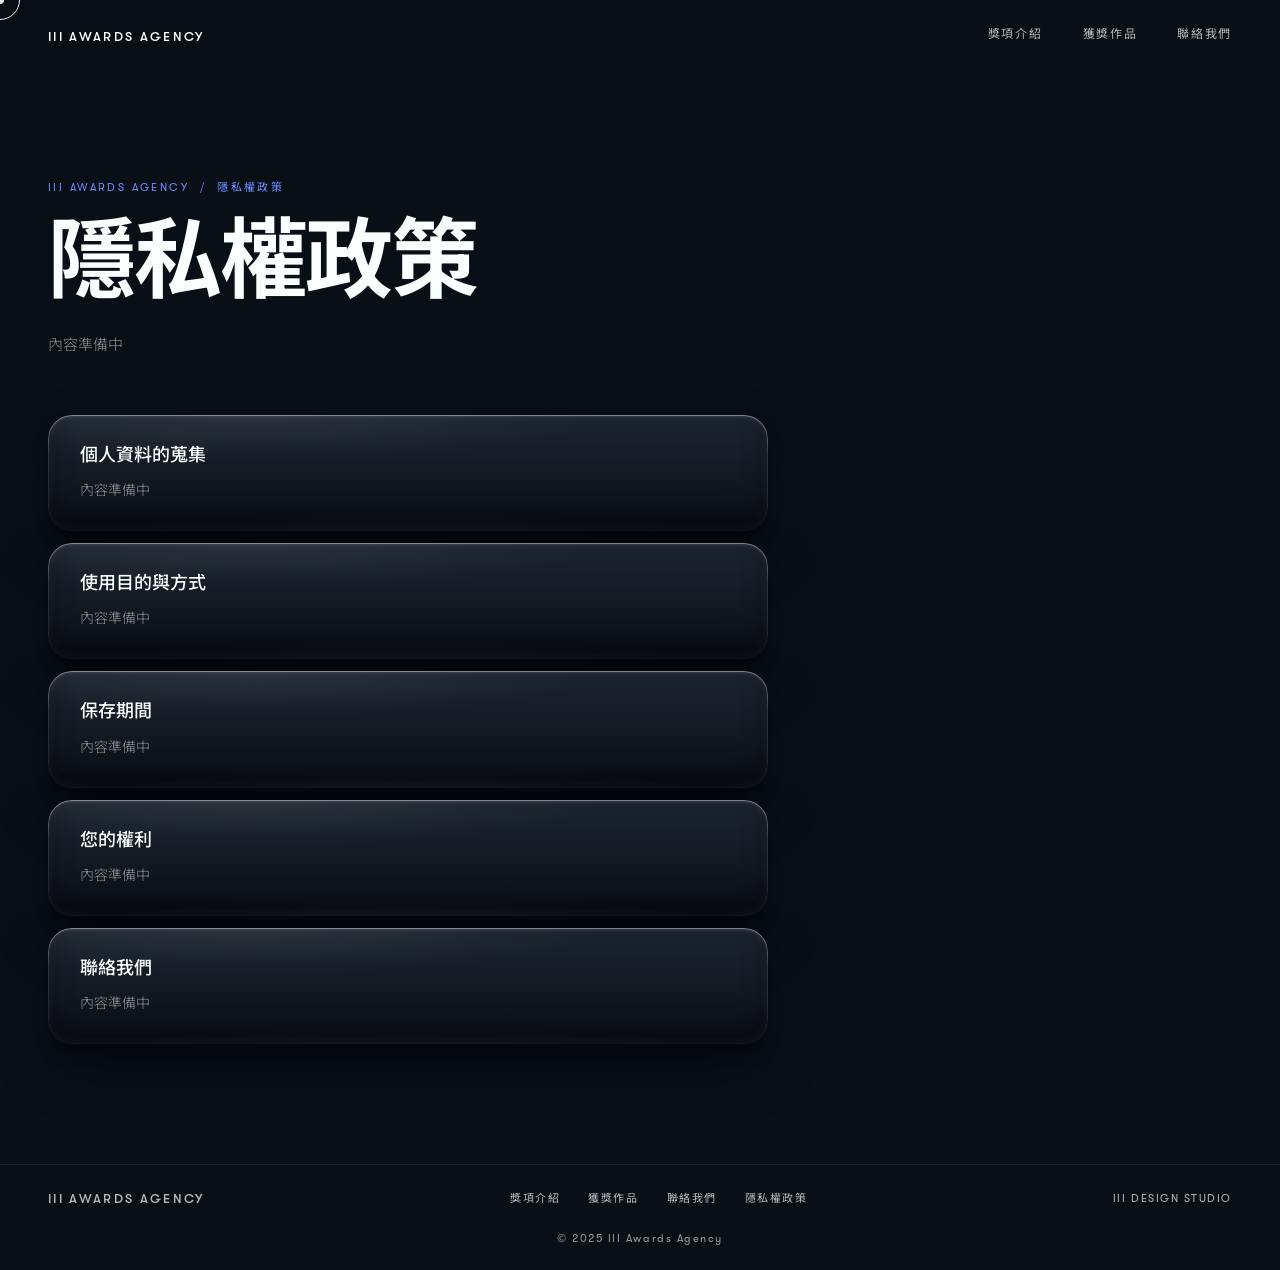
<file: privacy.html>
<!DOCTYPE html>
<html lang="zh-TW">
<head>
<meta charset="UTF-8">
<meta name="viewport" content="width=device-width, initial-scale=1.0">
<title>隱私權政策｜III Awards Agency</title>
<meta name="description" content="III Awards Agency 隱私權政策：說明我們透過網站聯絡表單蒐集的姓名、Email、Line ID 等個人資料的蒐集目的、使用方式與保存期間，以及您可以行使的權利。">
<link rel="canonical" href="https://iiiawardsagency.github.io/privacy.html">
<meta name="theme-color" content="#080F17">
<link rel="icon" href="favicon.svg" type="image/svg+xml">
<link rel="icon" href="favicon-32.png" sizes="32x32" type="image/png">
<link rel="icon" href="favicon-48.png" sizes="48x48" type="image/png">
<link rel="icon" href="favicon-96.png" sizes="96x96" type="image/png">
<link rel="icon" href="favicon-192.png" sizes="192x192" type="image/png">
<link rel="apple-touch-icon" href="apple-touch-icon.png">
<link rel="stylesheet" href="assets/site.css">
<script src="assets/site.js"></script>
<link rel="preconnect" href="https://fonts.googleapis.com">
<link rel="preconnect" href="https://fonts.gstatic.com" crossorigin>
<link rel="preload" as="style" href="https://fonts.googleapis.com/css2?family=Noto+Sans+TC:wght@300;400;500;700&display=swap">
<link rel="stylesheet" href="https://fonts.googleapis.com/css2?family=Noto+Sans+TC:wght@300;400;500;700&display=swap" media="print" onload="this.media='all'">
<noscript><link rel="stylesheet" href="https://fonts.googleapis.com/css2?family=Noto+Sans+TC:wght@300;400;500;700&display=swap"></noscript>
<style>
*,*::before,*::after{margin:0;padding:0;box-sizing:border-box}
body{background:var(--bg-page);color:var(--text-primary);font-family:'GT Walsheim Trial','Noto Sans TC',sans-serif;-webkit-font-smoothing:antialiased;min-height:100vh;display:flex;flex-direction:column}
main{flex:1}
* { cursor: none; } a, button { pointer-events: auto; }
#cursor-dot{position:fixed;z-index:9999;width:8px;height:8px;background:var(--snowy);border-radius:50%;transform:translate(-50%,-50%);pointer-events:none;mix-blend-mode:difference}
#cursor-ring{position:fixed;z-index:9998;width:40px;height:40px;border:1.5px solid var(--snowy);border-radius:50%;transform:translate(-50%,-50%);pointer-events:none;transition:width .25s,height .25s,border-color .25s;mix-blend-mode:difference}
body.hovering #cursor-ring{width:64px;height:64px;border-color:var(--blue)}
nav{position:fixed;top:0;left:0;right:0;z-index:100;display:flex;align-items:center;justify-content:space-between;padding:28px 48px}
.nav-logo{font-size:13px;letter-spacing:.18em;text-transform:uppercase;color:var(--snowy);text-decoration:none;font-weight:500}
.nav-links{list-style:none;display:flex;gap:40px;position:fixed;top:0;right:48px;padding:14px 0;align-items:center;z-index:200}
.nav-links a{font-size:12px;letter-spacing:.14em;text-transform:uppercase;color:var(--snowy);text-decoration:none;opacity:.7}
.nav-links a:hover{opacity:1}
.nav-toggle{display:none;flex-direction:column;gap:5px;background:none;border:none;padding:4px}
.nav-toggle span{display:block;width:22px;height:1.5px;background:var(--snowy);transition:transform .3s,opacity .3s}
.nav-toggle.open span:nth-child(1){transform:translateY(6.5px) rotate(45deg)}
.nav-toggle.open span:nth-child(2){opacity:0}
.nav-toggle.open span:nth-child(3){transform:translateY(-6.5px) rotate(-45deg)}
.page{max-width:1440px;margin:0 auto;padding:180px 48px 120px}
.eyebrow{font-size:11px;letter-spacing:.22em;text-transform:uppercase;color:var(--text-accent);margin-bottom:28px}
h1{font-size:clamp(52px,8vw,120px);font-weight:700;line-height:.92;letter-spacing:-.03em}
.lead{margin-top:28px;font-size:15px;line-height:1.75;color:var(--text-secondary)}
.outline-btn{margin-top:40px;display:inline-flex;align-items:center;gap:12px;min-height:48px;padding:12px 28px;border:1px solid var(--border-control);border-radius:4px;color:var(--text-primary);text-decoration:none;font-size:13px;letter-spacing:.1em}
.outline-btn:hover{border-color:var(--snowy)}
.privacy-sections{margin-top:56px;display:grid;gap:12px;max-width:720px}
.privacy-sections section{border-radius:var(--radius-card);padding:28px 32px}
.privacy-sections h2{font-size:18px;font-weight:500}
.privacy-sections p{margin-top:10px;font-size:14px;color:var(--text-secondary)}
footer{border-top:1px solid rgba(250,255,253,.08);padding:14px 48px 10px;display:flex;flex-direction:column;align-items:center;gap:12px}
.footer-bottom-row{width:100%;display:flex;align-items:center;justify-content:space-between}
.footer-logo{font-size:12px;letter-spacing:.18em;text-transform:uppercase}
.footer-links{display:flex;gap:32px;list-style:none}
.footer-links a{font-size:11px;letter-spacing:.14em;text-transform:uppercase;color:var(--snowy);text-decoration:none}
.footer-copy{font-size:11px;text-align:center}
@media(max-width:768px){nav{padding:14px 20px}.nav-toggle{display:flex}.nav-links{display:none;position:fixed;inset:0;padding:0;background:rgba(8,15,23,.97);flex-direction:column;align-items:center;justify-content:center;gap:40px;z-index:200}.nav-links.open{display:flex}.nav-links li a{font-size:20px;opacity:.9}.page{padding:120px 20px 80px}.footer-bottom-row{flex-direction:column;gap:16px;text-align:center}}
</style>
<link rel="stylesheet" href="assets/type.css">
</head>
<body>
<a class="skip-link" href="#main">跳到主要內容</a>
<div id="cursor-dot" aria-hidden="true"></div>
<div id="cursor-ring" aria-hidden="true"></div>
<header>
  <nav class="site-nav" aria-label="主要選單">
    <a href="index.html" class="nav-logo">III AWARDS AGENCY</a>
    <button class="nav-toggle" id="navToggle" type="button" aria-label="開啟選單" aria-expanded="false" aria-controls="navLinks">
      <span></span><span></span><span></span>
    </button>
    <ul class="nav-links" id="navLinks">
      <li><a href="awards.html">獎項介紹</a></li>
      <li><a href="works.html">獲獎作品</a></li>
      <li><a href="contact.html">聯絡我們</a></li>
    </ul>
  </nav>
</header>
<main id="main" tabindex="-1">
<div class="page">
  <p class="eyebrow">III AWARDS AGENCY &nbsp;/&nbsp; 隱私權政策</p>
  <h1 class="t-page-title">隱私權政策</h1>
  <p class="lead">內容準備中</p>
  <div class="privacy-sections">
    <section class="resin-kuro" aria-labelledby="pv-1"><h2 id="pv-1">個人資料的蒐集</h2><p>內容準備中</p></section>
    <section class="resin-kuro" aria-labelledby="pv-2"><h2 id="pv-2">使用目的與方式</h2><p>內容準備中</p></section>
    <section class="resin-kuro" aria-labelledby="pv-3"><h2 id="pv-3">保存期間</h2><p>內容準備中</p></section>
    <section class="resin-kuro" aria-labelledby="pv-4"><h2 id="pv-4">您的權利</h2><p>內容準備中</p></section>
    <section class="resin-kuro" aria-labelledby="pv-5"><h2 id="pv-5">聯絡我們</h2><p>內容準備中</p></section>
  </div>
</div>
</main>

<footer>
  <a class="eval-cta sticky-cta" href="contact.html#evaluation">免費獎項評估 <span aria-hidden="true">→</span></a>
  <div class="footer-bottom-row">
    <p class="footer-logo">III AWARDS AGENCY</p>
    <ul class="footer-links">
      <li><a href="awards.html">獎項介紹</a></li>
      <li><a href="works.html">獲獎作品</a></li>
      <li><a href="contact.html">聯絡我們</a></li>
      <li><a href="privacy.html">隱私權政策</a></li>
    </ul>
    <p class="footer-logo"><a class="footer-studio" href="https://iiidesignstudio.webflow.io" target="_blank" rel="noopener">III Design Studio</a></p>
  </div>
  <p class="footer-copy">© 2025 III Awards Agency</p>
</footer>

<script>
  // CURSOR
  (function() {
    var dot = document.getElementById('cursor-dot');
    var ring = document.getElementById('cursor-ring');
    if (!dot || !ring) return;
    var mx = 0, my = 0, rx = 0, ry = 0;
    document.addEventListener('mousemove', function(e) {
      mx = e.clientX; my = e.clientY;
      dot.style.left = mx + 'px'; dot.style.top = my + 'px';
    });
    (function animRing() {
      rx += (mx - rx) * .11; ry += (my - ry) * .11;
      ring.style.left = rx + 'px'; ring.style.top = ry + 'px';
      requestAnimationFrame(animRing);
    })();
    document.querySelectorAll('a, button, .mq-item, .ms-card').forEach(function(el) {
      el.addEventListener('mouseenter', function() { document.body.classList.add('hovering'); });
      el.addEventListener('mouseleave', function() { document.body.classList.remove('hovering'); });
    });
  })();
</script>
</body>
</html>
</file>
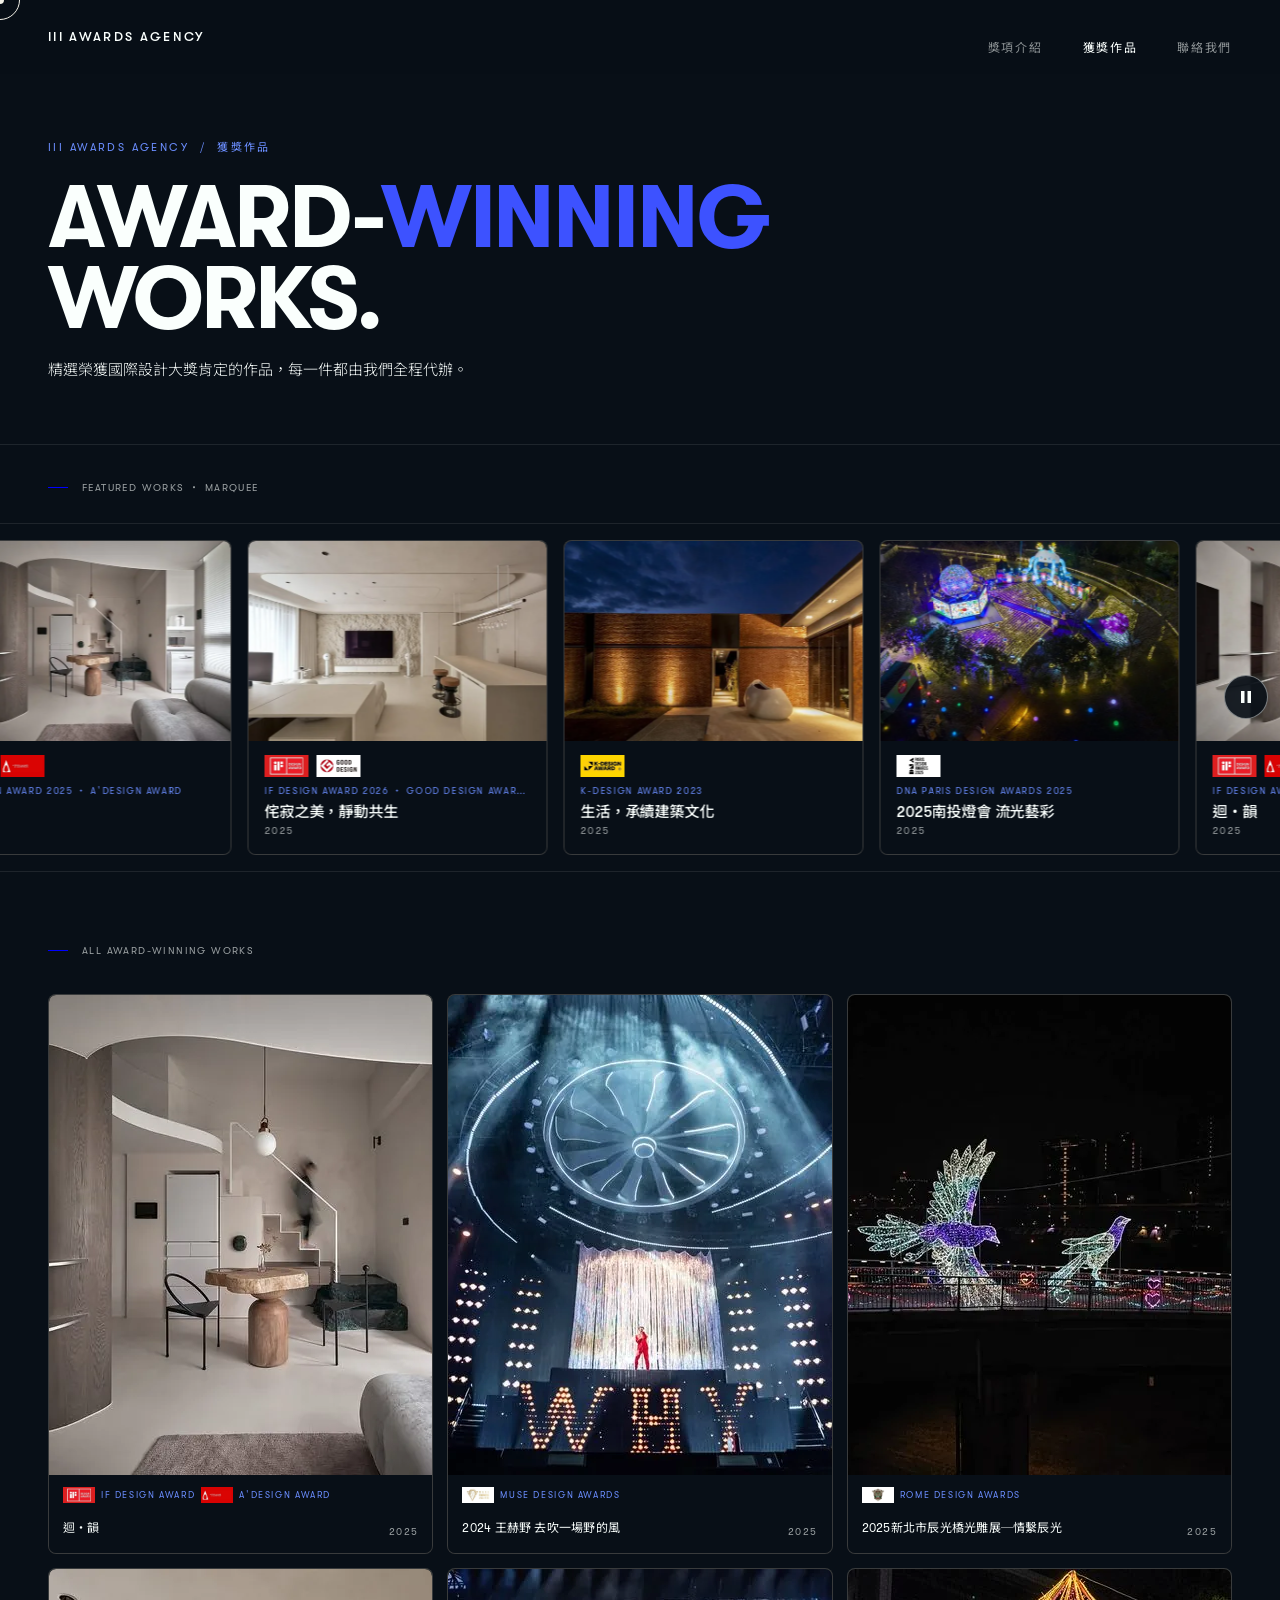
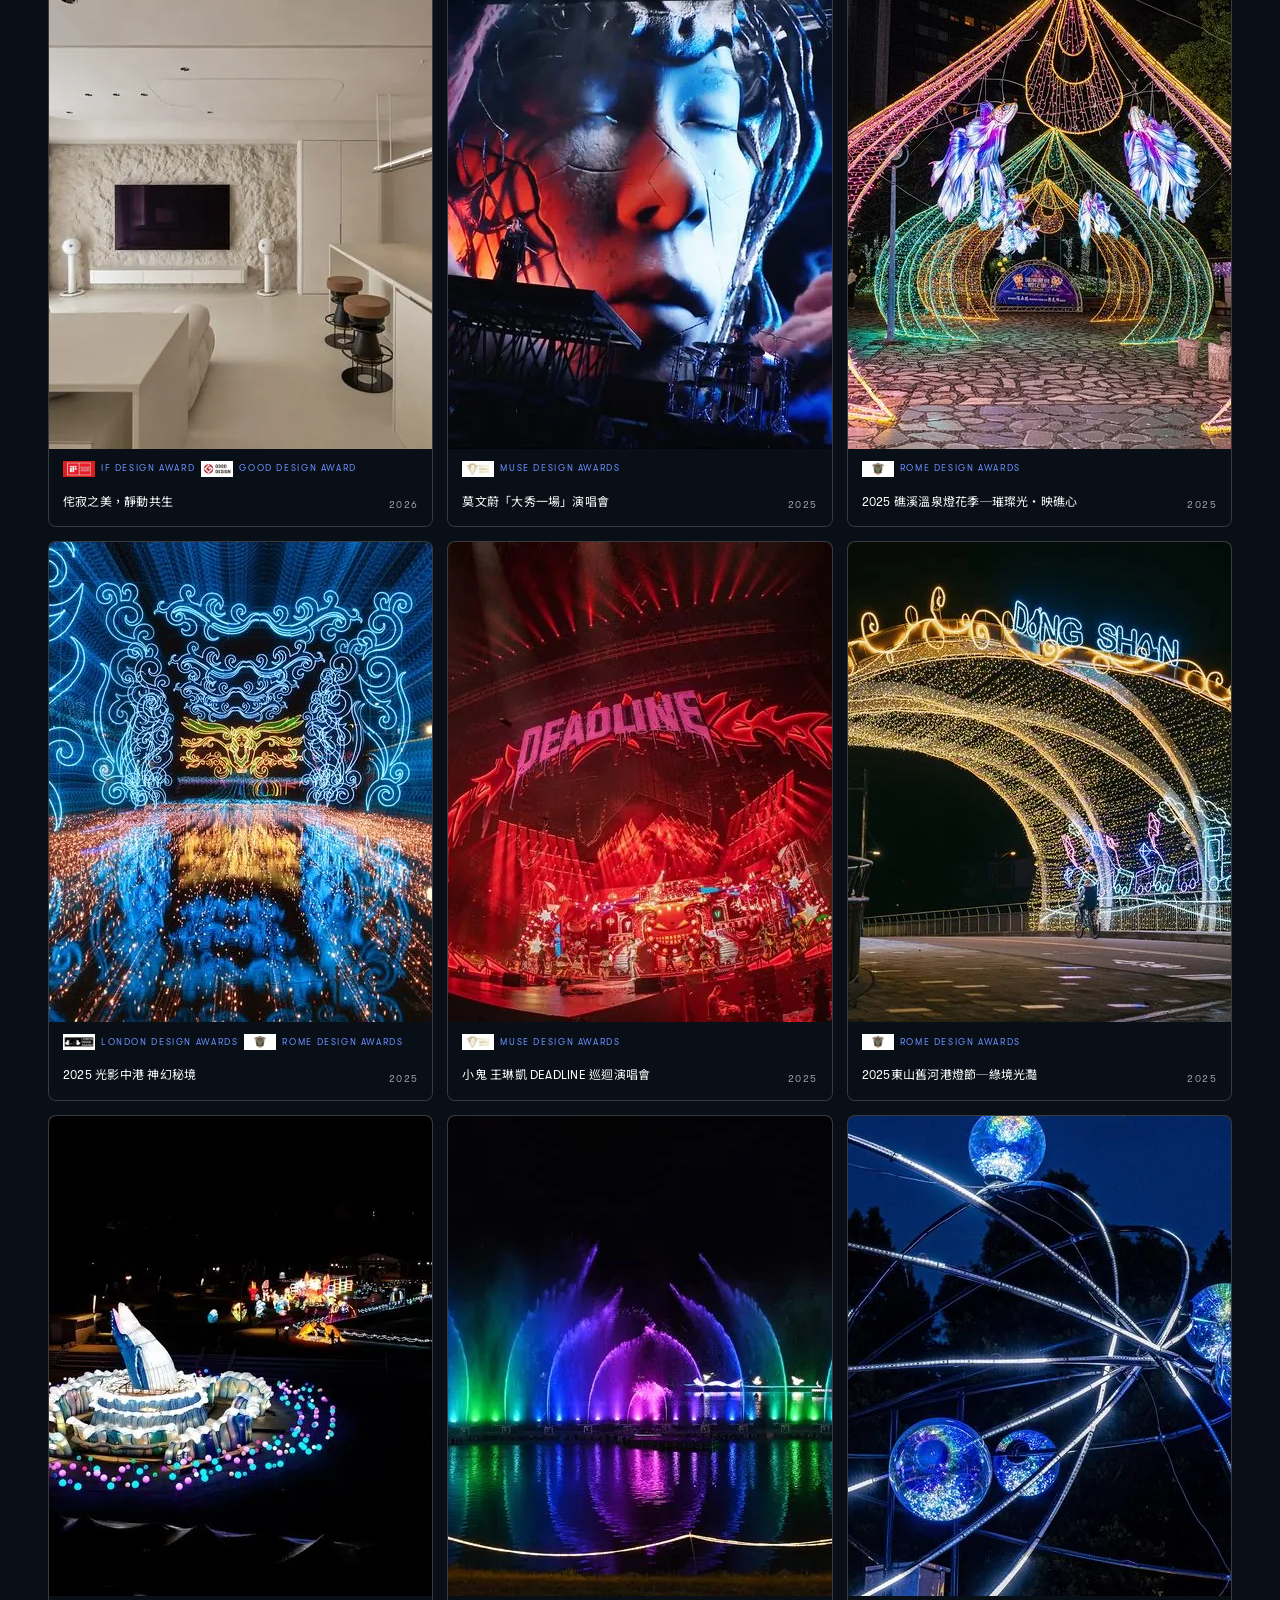
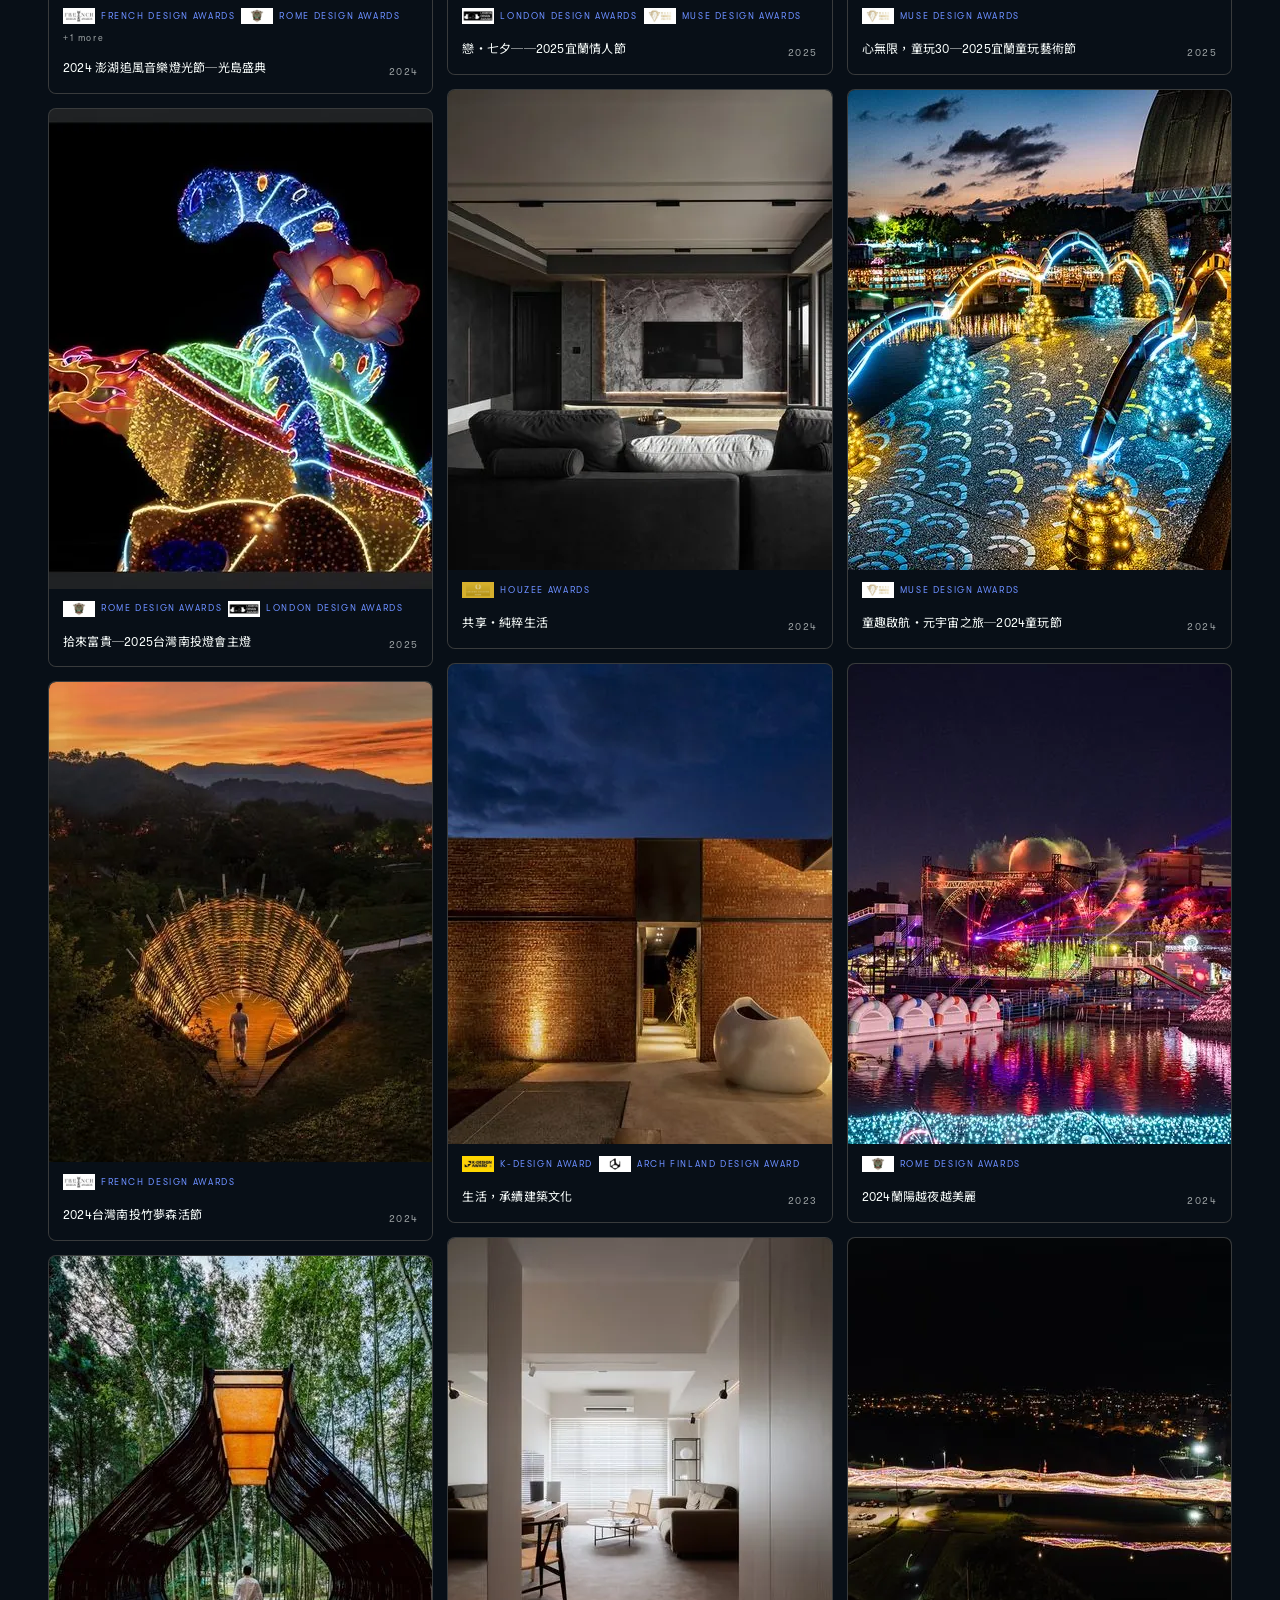
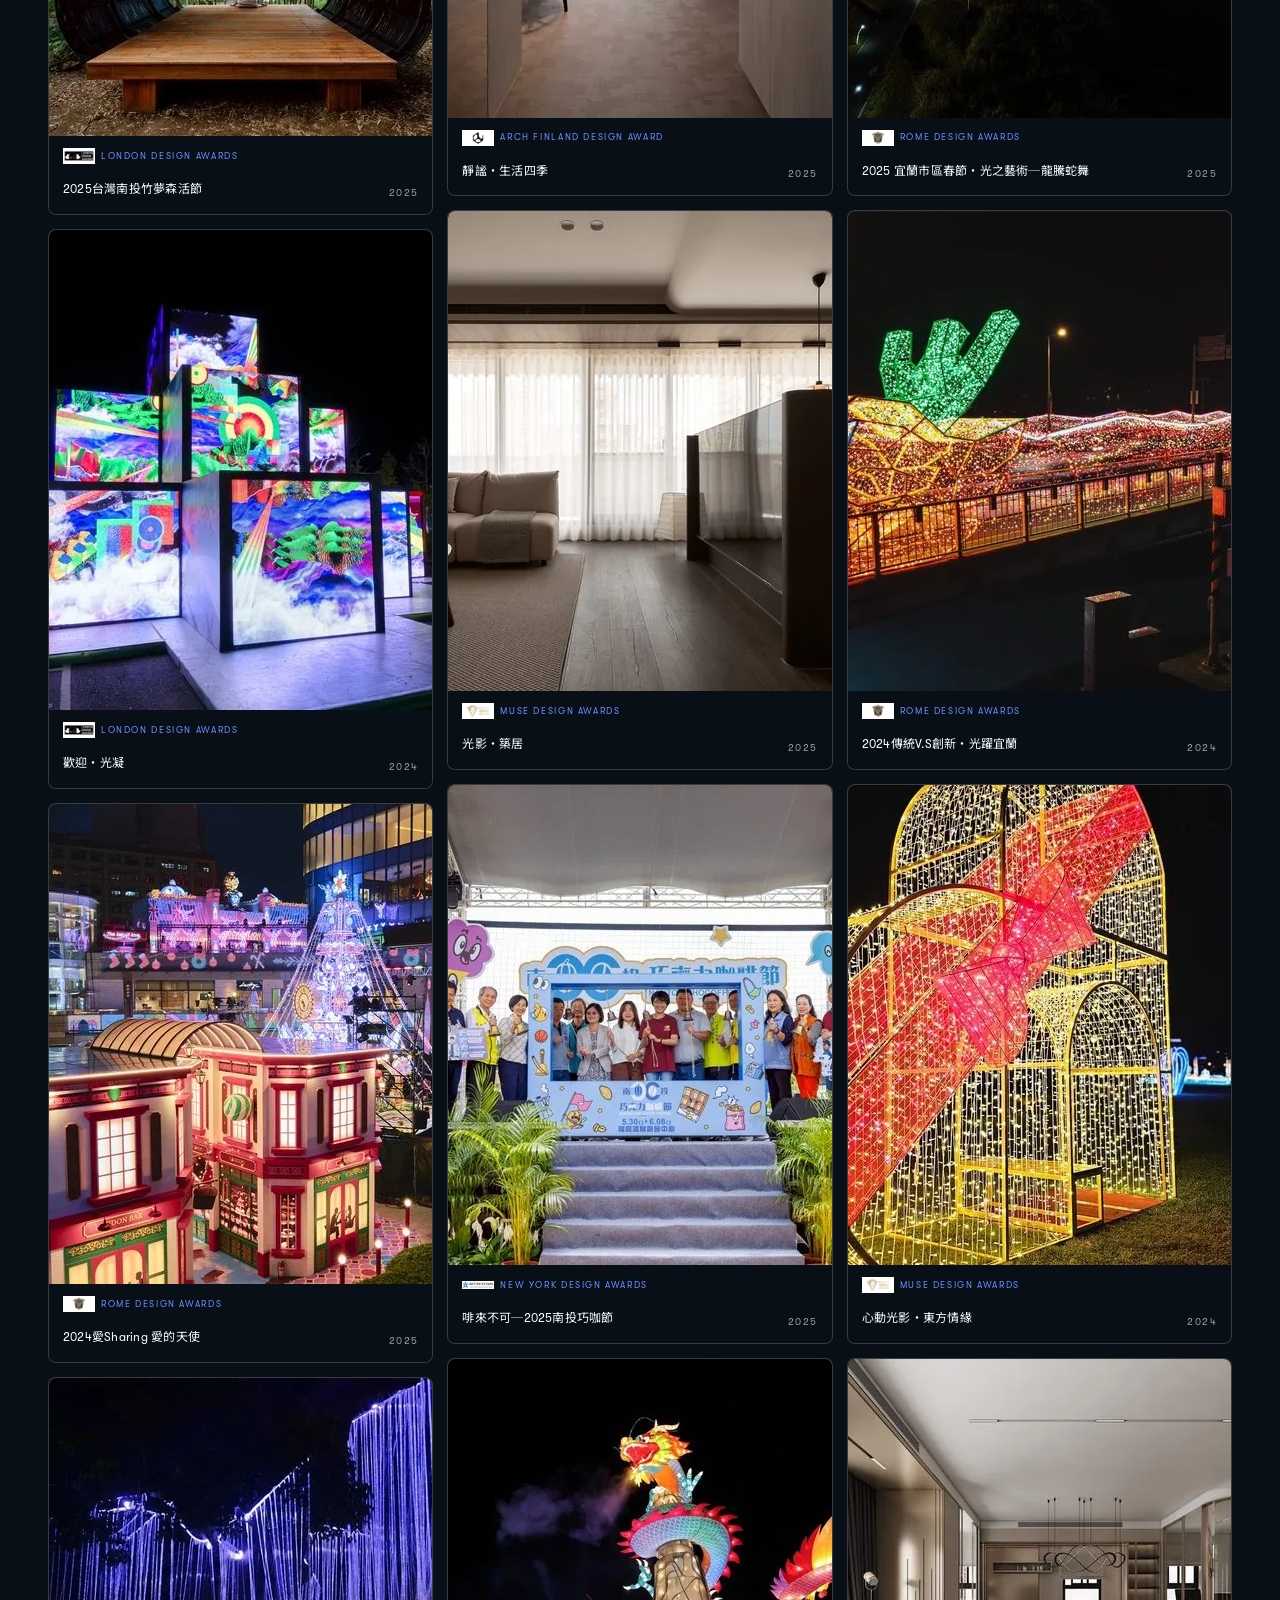
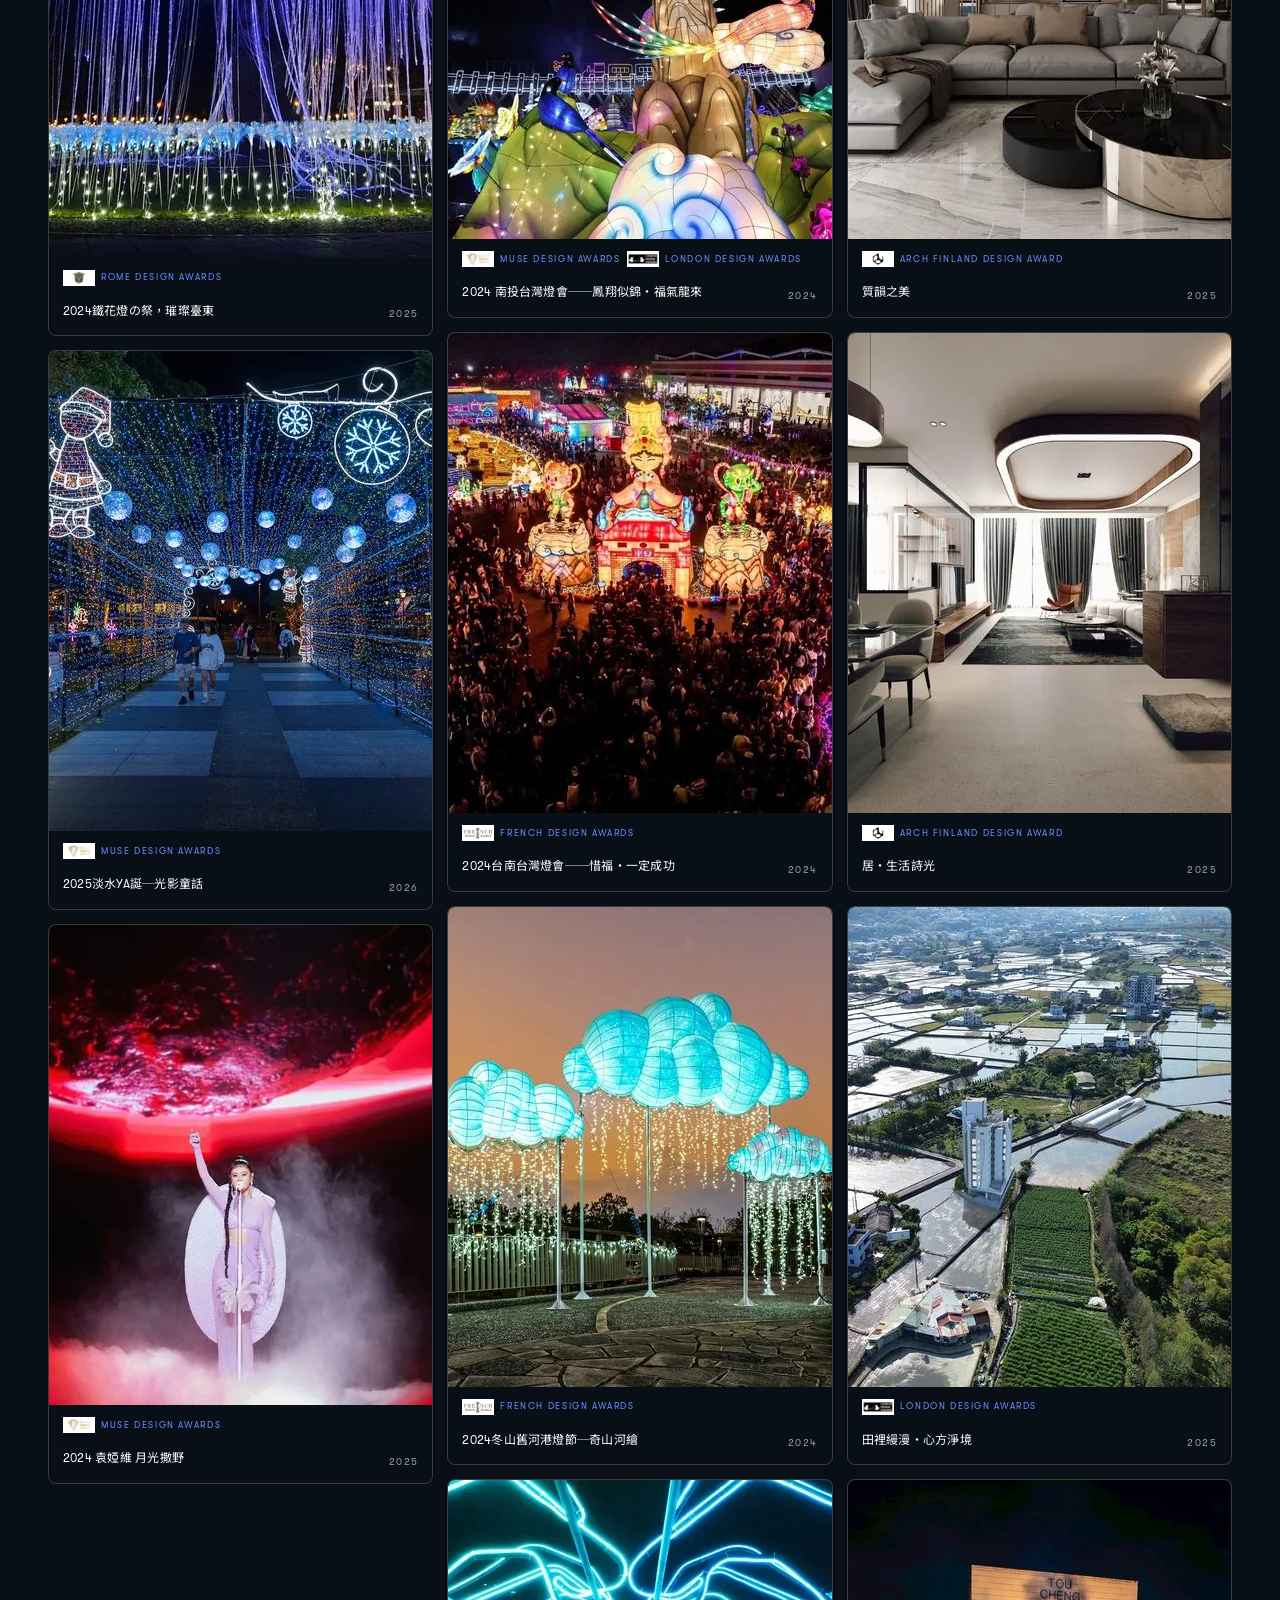
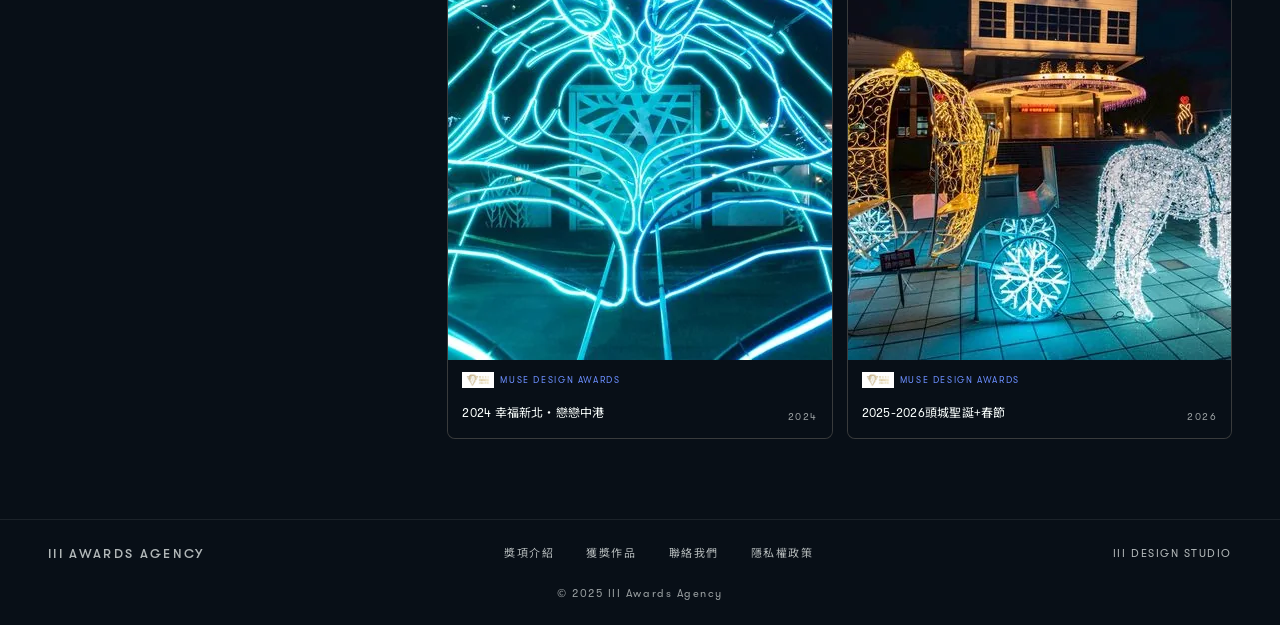
<file: works.html>
<!DOCTYPE html>
<html lang="zh-TW">
<head>
<meta charset="UTF-8">
<meta name="viewport" content="width=device-width,initial-scale=1">
<title>獲獎作品｜III Awards Agency</title>
<meta name="description" content="III Awards Agency 協助客戶獲得的國際設計獎項作品，包含 iF、A' Design、MUSE、DNA Paris、K-Design 等獎項的得獎案例，涵蓋燈光、裝置、空間與展演設計。">
<link rel="canonical" href="https://iiiawardsagency.github.io/works.html">
<meta property="og:type" content="website">
<meta property="og:site_name" content="III Awards Agency">
<meta property="og:locale" content="zh_TW">
<meta property="og:title" content="獲獎作品｜III Awards Agency">
<meta property="og:description" content="III Awards Agency 協助客戶獲得的國際設計獎項作品，包含 iF、A' Design、MUSE、DNA Paris、K-Design 等獎項的得獎案例，涵蓋燈光、裝置、空間與展演設計。">
<meta property="og:url" content="https://iiiawardsagency.github.io/works.html">
<meta property="og:image" content="https://iiiawardsagency.github.io/og-image.png">
<meta property="og:image:width" content="1200">
<meta property="og:image:height" content="630">
<meta property="og:image:alt" content="III Awards Agency — Your Work Deserves Recognition.">
<meta name="twitter:card" content="summary_large_image">
<meta name="twitter:title" content="獲獎作品｜III Awards Agency">
<meta name="twitter:description" content="III Awards Agency 協助客戶獲得的國際設計獎項作品，包含 iF、A' Design、MUSE、DNA Paris、K-Design 等獎項的得獎案例，涵蓋燈光、裝置、空間與展演設計。">
<meta name="twitter:image" content="https://iiiawardsagency.github.io/og-image.png">
<meta name="theme-color" content="#080F17">
<link rel="icon" href="favicon.svg" type="image/svg+xml">
<link rel="icon" href="favicon-32.png" sizes="32x32" type="image/png">
<link rel="icon" href="favicon-48.png" sizes="48x48" type="image/png">
<link rel="icon" href="favicon-96.png" sizes="96x96" type="image/png">
<link rel="icon" href="favicon-192.png" sizes="192x192" type="image/png">
<link rel="apple-touch-icon" href="apple-touch-icon.png">
<link rel="stylesheet" href="assets/site.css">
<script src="assets/site.js"></script>
<link rel="preconnect" href="https://fonts.googleapis.com">
<link rel="preconnect" href="https://fonts.gstatic.com" crossorigin>
<link rel="preload" as="style" href="https://fonts.googleapis.com/css2?family=Noto+Sans+TC:wght@300;400;500&display=swap">
<link rel="stylesheet" href="https://fonts.googleapis.com/css2?family=Noto+Sans+TC:wght@300;400;500&display=swap" media="print" onload="this.media='all'">
<noscript><link rel="stylesheet" href="https://fonts.googleapis.com/css2?family=Noto+Sans+TC:wght@300;400;500&display=swap"></noscript>
<style>

*,*::before,*::after{margin:0;padding:0;box-sizing:border-box}
html{scroll-behavior:smooth}

:root{--kuro:#080F17;--snowy:#FAFFFD;--blue:#0000FF;--blue-light:#6B8EFF;--midnight:#252829;--border:rgba(250,255,253,.09);--sans:'GT Walsheim Trial','Noto Sans TC',sans-serif}
*,*::before,*::after{margin:0;padding:0;box-sizing:border-box}
html{scroll-behavior:smooth}
body{background:var(--kuro);color:var(--snowy);font-family:var(--sans);overflow-x:hidden;-webkit-font-smoothing:antialiased}
nav{position:fixed;top:0;left:0;right:0;z-index:100;display:flex;align-items:center;justify-content:space-between;padding:28px 48px;background:rgba(8,15,23,.85);backdrop-filter:blur(12px);-webkit-backdrop-filter:blur(12px)}
.nav-logo{font-size:13px;letter-spacing:.18em;text-transform:uppercase;color:var(--snowy);text-decoration:none;font-weight:500}
.nav-links{list-style:none;display:flex;gap:40px;position:fixed;top:0;right:48px;padding:28px 0;align-items:center;z-index:200}
.nav-links a{font-size:12px;letter-spacing:.14em;text-transform:uppercase;color:var(--snowy);text-decoration:none;opacity:.55;transition:opacity .2s}
.nav-links a:hover,.nav-links a.active{opacity:1}
.page-header{padding:140px 48px 60px;border-bottom:1px solid var(--border)}
.page-eyebrow{font-size:11px;letter-spacing:.22em;text-transform:uppercase;margin-bottom:24px;color:var(--blue-light)}
.page-header h1{font-size:clamp(40px,6.5vw,88px);font-weight:700;letter-spacing:-.025em;line-height:.92;margin-bottom:16px;color:var(--snowy)}
.page-header h1 .blue{color:var(--accent-on-dark)}
.page-sub{font-size:13px;opacity:.6;letter-spacing:.08em;color:var(--snowy);font-weight:300}
.section-label{font-size:inherit;font-weight:400;padding:36px 48px 0;display:flex;align-items:center;gap:14px}
.section-label::before{content:'';width:20px;height:1px;background:var(--blue);display:block}
.section-label span{font-size:10px;letter-spacing:.18em;opacity:.6;text-transform:uppercase;color:var(--snowy)}
.marquee-section{margin-top:28px;border-top:1px solid var(--border);border-bottom:1px solid var(--border);overflow:hidden}
.mq-track{display:flex;gap:16px;padding:16px;width:max-content;will-change:transform}
.mq-item{flex-shrink:0;width:300px;border:1px solid var(--border);border-radius:8px;overflow:hidden;cursor:none;transition:border-color .3s,transform .3s cubic-bezier(.16,1,.3,1);background:var(--midnight)}
.mq-item:hover{border-color:rgba(0,0,255,.45);transform:translateY(-3px)}
.mq-img-wrap{height:200px;overflow:hidden;border-radius:7px 7px 0 0;background:var(--kuro)}
.mq-img{width:100%;height:100%;object-fit:cover;transition:transform .6s cubic-bezier(.16,1,.3,1)}
.mq-item:hover .mq-img{transform:scale(1.05)}
.mq-placeholder{width:100%;height:100%;background:linear-gradient(135deg,#141B26,#1a2535)}
.mq-info{padding:14px 16px 16px;background:var(--kuro)}
.mq-logos-row{display:flex;align-items:center;gap:8px;margin-bottom:8px;flex-wrap:wrap}
.mq-award-logo{width:44px;height:22px;object-fit:contain;object-position:left;display:block}
.mq-more{font-size:9px;opacity:.6;letter-spacing:.06em;color:var(--snowy);align-self:center}
.mq-award-names{font-size:9px;letter-spacing:.08em;color:var(--blue-light);text-transform:uppercase;margin-bottom:5px;opacity:1;white-space:nowrap;overflow:hidden;text-overflow:ellipsis}
.mq-title{font-size:13px;font-weight:500;color:var(--snowy);letter-spacing:.01em;margin-bottom:3px}
.mq-year{font-size:10px;opacity:.6;letter-spacing:.06em;color:var(--snowy)}
.masonry-section{padding:36px 48px 80px}
.masonry-grid{columns:3;column-gap:14px}
@media(max-width:1100px){.masonry-grid{columns:2}}
@media(max-width:640px){.masonry-grid{columns:1}}
.ms-card{break-inside:avoid;margin-bottom:14px;border:1px solid var(--border);overflow:hidden;cursor:none;position:relative;border-radius:8px;opacity:0;transform:translateY(20px);transition:opacity .5s ease var(--delay),transform .5s cubic-bezier(.16,1,.3,1) var(--delay),border-color .25s;background:var(--midnight)}
.ms-card.visible{opacity:1;transform:translateY(0)}
.ms-card::before{content:'';position:absolute;top:0;left:0;right:0;height:2px;background:var(--blue);transform:scaleX(0);transform-origin:left;transition:transform .3s ease;z-index:2;border-radius:8px 8px 0 0}
.ms-card:hover::before{transform:scaleX(1)}
.ms-card:hover{border-color:rgba(0,0,255,.3)}
.ms-card:hover .ms-img{transform:scale(1.03)}
.ms-img-wrap{overflow:hidden;position:relative;border-radius:7px 7px 0 0}
.ms-placeholder{width:100%;aspect-ratio:3/2;background:linear-gradient(135deg,#141B26,#1a2535)}
.ms-img{width:100%;display:block;aspect-ratio:3/2;object-fit:cover;transition:transform .5s cubic-bezier(.16,1,.3,1)}
.ms-overlay{position:absolute;inset:0;background:linear-gradient(to top,rgba(8,15,23,.75) 0%,transparent 55%);opacity:0;transition:opacity .3s;display:flex;align-items:flex-end;padding:12px}
.ms-card:hover .ms-overlay{opacity:1}
.ms-level{font-size:9px;letter-spacing:.14em;text-transform:uppercase;padding:3px 8px;border:1px solid;font-weight:500;border-radius:2px}
.ms-level.gold{color:#D4AF37;border-color:rgba(212,175,55,.45);background:rgba(212,175,55,.1)}
.ms-level.silver{color:#A8A8A8;border-color:rgba(168,168,168,.35);background:rgba(168,168,168,.08)}
.ms-level.bronze{color:#CD7F32;border-color:rgba(205,127,50,.4);background:rgba(205,127,50,.08)}
.ms-meta{padding:12px 14px 14px;background:var(--kuro)}
.ms-awards{display:flex;align-items:flex-start;gap:6px;margin-bottom:10px;flex-wrap:wrap}
.aw-item{display:flex;align-items:center;gap:6px;margin-bottom:2px}
.aw-logo{width:32px;height:16px;object-fit:contain;flex-shrink:0}
.aw-name{font-size:9px;letter-spacing:.06em;color:var(--blue-light);text-transform:uppercase;opacity:1;white-space:normal;line-height:1.3}
.aw-more{font-size:9px;opacity:.6;color:var(--snowy);letter-spacing:.04em}
.ms-bottom{display:flex;justify-content:space-between;align-items:flex-end;gap:8px}
.ms-name{font-size:12px;font-weight:500;margin:0;color:var(--snowy);line-height:1.5;margin-top:4px}
.ms-yr{font-size:10px;opacity:.6;color:var(--snowy);flex-shrink:0}

@keyframes fadeUp{from{opacity:0;transform:translateY(18px)}to{opacity:1;transform:translateY(0)}}
.anim-1{opacity:0;animation:fadeUp .7s cubic-bezier(.16,1,.3,1) .15s forwards}
.anim-2{opacity:0;animation:fadeUp .7s cubic-bezier(.16,1,.3,1) .28s forwards}
  /* CURSOR */
  * { cursor: none; }
  a, button { pointer-events: auto; }
  #cursor-dot {
    position: fixed; z-index: 9999;
    width: 8px; height: 8px;
    background: var(--snowy);
    border-radius: 50%;
    transform: translate(-50%, -50%);
    pointer-events: none;
    mix-blend-mode: difference;
  }
  #cursor-ring {
    position: fixed; z-index: 9998;
    width: 40px; height: 40px;
    border: 1.5px solid var(--snowy);
    border-radius: 50%;
    transform: translate(-50%, -50%);
    pointer-events: none;
    transition: width .25s, height .25s, border-color .25s;
    mix-blend-mode: difference;
  }
  body.hovering #cursor-ring {
    width: 64px; height: 64px;
    border-color: var(--blue);
  }
  @media(pointer:coarse){ #cursor-dot, #cursor-ring { display: none; } * { cursor: auto; } }
  /* HAMBURGER */
  .nav-toggle { display: none; flex-direction: column; gap: 5px; background: none; border: none; cursor: none; z-index: 101; padding: 4px; }
  .nav-toggle span { display: block; width: 22px; height: 1.5px; background: var(--snowy); transition: transform .3s, opacity .3s; }
  .nav-toggle.open span:nth-child(1) { transform: translateY(6.5px) rotate(45deg); }
  .nav-toggle.open span:nth-child(2) { opacity: 0; }
  .nav-toggle.open span:nth-child(3) { transform: translateY(-6.5px) rotate(-45deg); }
  @media (max-width: 768px) {
    nav { padding: 14px 20px; }
    .nav-toggle { display: flex; }
    .nav-links {
      display: none; position: fixed; top: 0; left: 0; right: 0; bottom: 0; padding: 0;
      background: rgba(8,15,23,.97); flex-direction: column;
      align-items: center; justify-content: center; gap: 40px; z-index: 200;
    }
    .nav-links.open { display: flex; }
    .nav-links li a { font-size: 20px; letter-spacing: .1em; opacity: .8; }
  }
  /* FOOTER */
  footer {
    border-top: 1px solid rgba(250,255,253,.08);
    padding: 14px 48px 10px;
    display: flex; flex-direction: column; align-items: center; gap: 12px;
  }
  .footer-bottom-row {
    width: 100%;
    display: flex; align-items: center; justify-content: space-between;
  }
  .footer-logo { font-size: 12px; letter-spacing: .18em; text-transform: uppercase; opacity: .6; }
  .footer-links { display: flex; gap: 32px; list-style: none; }
  .footer-links a {
    font-size: 11px; letter-spacing: .14em; text-transform: uppercase;
    color: var(--snowy); text-decoration: none; opacity: .55;
    transition: opacity .2s;
  }
  .footer-links a:hover { opacity: 1; }
  .footer-studio-link {
    display: inline-flex; align-items: center; gap: 10px;
    text-decoration: none; color: var(--snowy);
    font-size: 11px; letter-spacing: .14em; text-transform: uppercase;
    border: 1px solid rgba(250,255,253,.2); padding: 10px 18px;
    opacity: .5; transition: opacity .2s, border-color .2s;
  }
  .footer-studio-link:hover { opacity: 1; border-color: var(--blue); }
  .footer-copy { font-size: 11px; opacity: .45;  text-align: center; }
/* mobile: keep small labels legible */
@media(max-width:768px){.aw-name,.mq-award-names,.mq-more,.aw-more,.ms-yr,.mq-year,.ms-level,.section-label span,.page-eyebrow{font-size:12px}.page-sub,.ms-name,.mq-title{font-size:14px}}
</style>
<link rel="stylesheet" href="assets/type.css">
</head>
<body>
<!-- V7-FINAL -->
<a class="skip-link" href="#main">跳到主要內容</a>
<div id="cursor-dot" aria-hidden="true"></div>
<div id="cursor-ring" aria-hidden="true"></div>
<header>
  <nav class="site-nav" aria-label="主要選單">
    <a href="index.html" class="nav-logo">III AWARDS AGENCY</a>
    <button class="nav-toggle" id="navToggle" type="button" aria-label="開啟選單" aria-expanded="false" aria-controls="navLinks">
      <span></span><span></span><span></span>
    </button>
    <ul class="nav-links" id="navLinks">
      <li><a href="awards.html">獎項介紹</a></li>
      <li><a href="works.html" class="active" aria-current="page">獲獎作品</a></li>
      <li><a href="contact.html">聯絡我們</a></li>
    </ul>
  </nav>
</header>
<main id="main" tabindex="-1">
<div class="page-header">
  <p class="page-eyebrow" style="color:var(--blue-light)">III AWARDS AGENCY &nbsp;/&nbsp; 獲獎作品</p>
  <h1 class="anim-1 t-page-title t-page-title--fit">AWARD-<br class="br-mobile"><span class="blue">WINNING</span><br>WORKS.</h1>
  <p class="page-sub anim-2">精選榮獲國際設計大獎肯定的作品，<br class="br-mobile br-skip-narrow">每一件都由我們全程代辦。</p>
</div>
<h2 class="section-label"><span>Featured Works · Marquee</span></h2>
<section class="marquee-section marquee-host" aria-label="精選作品輪播">
  <button type="button" class="marquee-toggle" aria-pressed="false" aria-label="暫停輪播"><svg class="i-pause" viewBox="0 0 14 14" aria-hidden="true"><rect x="2" y="1" width="3.5" height="12" fill="currentColor"/><rect x="8.5" y="1" width="3.5" height="12" fill="currentColor"/></svg><svg class="i-play" viewBox="0 0 14 14" aria-hidden="true"><path d="M3 1l10 6-10 6z" fill="currentColor"/></svg></button>
  <div class="mq-track" id="mqTrack"><div class="mq-item">
  <div class="mq-img-wrap"><img src="images/works/156b8493be0a-640.webp" width="640" height="427" decoding="async" fetchpriority="high" alt="迴‧韻" class="mq-img"></div>
  <div class="mq-info">
    <div class="mq-logos-row"><img src="images/works/02fcda179e53-176.webp" width="176" height="88" loading="lazy" decoding="async" alt="iF Design Award" class="mq-award-logo" title="iF Design Award"><img src="images/works/d85cb7e19430-176.webp" width="176" height="88" loading="lazy" decoding="async" alt="A'Design Award" class="mq-award-logo" title="A'Design Award"></div>
    <div class="mq-award-names">iF Design Award 2025 · A'Design Award</div>
    <div class="mq-title">迴‧韻</div>
    <div class="mq-year">2025</div>
  </div>
</div>
<div class="mq-item">
  <div class="mq-img-wrap"><img src="images/works/368eea963adb-640.webp" width="640" height="427" decoding="async" fetchpriority="high" alt="侘寂之美，靜動共生" class="mq-img"></div>
  <div class="mq-info">
    <div class="mq-logos-row"><img src="images/works/02fcda179e53-176.webp" width="176" height="88" loading="lazy" decoding="async" alt="iF Design Award" class="mq-award-logo" title="iF Design Award"><img src="images/works/e279fa1c7423-176.webp" width="176" height="88" loading="lazy" decoding="async" alt="Good Design Award" class="mq-award-logo" title="Good Design Award"></div>
    <div class="mq-award-names">iF Design Award 2026 · Good Design Award 2025</div>
    <div class="mq-title">侘寂之美，靜動共生</div>
    <div class="mq-year">2025</div>
  </div>
</div>
<div class="mq-item">
  <div class="mq-img-wrap"><img src="images/works/4141cd436b75-640.webp" width="640" height="427" decoding="async" alt="生活，承續建築文化" class="mq-img"></div>
  <div class="mq-info">
    <div class="mq-logos-row"><img src="images/works/5af013489ab2-176.webp" width="176" height="88" loading="lazy" decoding="async" alt="K-Design Award" class="mq-award-logo" title="K-Design Award"></div>
    <div class="mq-award-names">K-Design Award 2023</div>
    <div class="mq-title">生活，承續建築文化</div>
    <div class="mq-year">2025</div>
  </div>
</div>
<div class="mq-item">
  <div class="mq-img-wrap"><img src="images/works/407d80d7a051-640.webp" width="640" height="427" decoding="async" alt="2025南投燈會 流光藝彩" class="mq-img"></div>
  <div class="mq-info">
    <div class="mq-logos-row"><img src="images/works/9d5f10bf8384-176.webp" width="176" height="88" loading="lazy" decoding="async" alt="DNA Paris Design Awards" class="mq-award-logo" title="DNA Paris Design Awards"></div>
    <div class="mq-award-names">DNA Paris Design Awards 2025</div>
    <div class="mq-title">2025南投燈會 流光藝彩</div>
    <div class="mq-year">2025</div>
  </div>
</div>
<div class="mq-item">
  <div class="mq-img-wrap"><img src="images/works/156b8493be0a-640.webp" width="640" height="427" loading="lazy" decoding="async" alt="迴‧韻" class="mq-img"></div>
  <div class="mq-info">
    <div class="mq-logos-row"><img src="images/works/02fcda179e53-176.webp" width="176" height="88" loading="lazy" decoding="async" alt="iF Design Award" class="mq-award-logo" title="iF Design Award"><img src="images/works/d85cb7e19430-176.webp" width="176" height="88" loading="lazy" decoding="async" alt="A'Design Award" class="mq-award-logo" title="A'Design Award"></div>
    <div class="mq-award-names">iF Design Award 2025 · A'Design Award</div>
    <div class="mq-title">迴‧韻</div>
    <div class="mq-year">2025</div>
  </div>
</div>
<div class="mq-item">
  <div class="mq-img-wrap"><img src="images/works/368eea963adb-640.webp" width="640" height="427" loading="lazy" decoding="async" alt="侘寂之美，靜動共生" class="mq-img"></div>
  <div class="mq-info">
    <div class="mq-logos-row"><img src="images/works/02fcda179e53-176.webp" width="176" height="88" loading="lazy" decoding="async" alt="iF Design Award" class="mq-award-logo" title="iF Design Award"><img src="images/works/e279fa1c7423-176.webp" width="176" height="88" loading="lazy" decoding="async" alt="Good Design Award" class="mq-award-logo" title="Good Design Award"></div>
    <div class="mq-award-names">iF Design Award 2026 · Good Design Award 2025</div>
    <div class="mq-title">侘寂之美，靜動共生</div>
    <div class="mq-year">2025</div>
  </div>
</div>
<div class="mq-item">
  <div class="mq-img-wrap"><img src="images/works/4141cd436b75-640.webp" width="640" height="427" loading="lazy" decoding="async" alt="生活，承續建築文化" class="mq-img"></div>
  <div class="mq-info">
    <div class="mq-logos-row"><img src="images/works/5af013489ab2-176.webp" width="176" height="88" loading="lazy" decoding="async" alt="K-Design Award" class="mq-award-logo" title="K-Design Award"></div>
    <div class="mq-award-names">K-Design Award 2023</div>
    <div class="mq-title">生活，承續建築文化</div>
    <div class="mq-year">2025</div>
  </div>
</div>
<div class="mq-item">
  <div class="mq-img-wrap"><img src="images/works/407d80d7a051-640.webp" width="640" height="427" loading="lazy" decoding="async" alt="2025南投燈會 流光藝彩" class="mq-img"></div>
  <div class="mq-info">
    <div class="mq-logos-row"><img src="images/works/9d5f10bf8384-176.webp" width="176" height="88" loading="lazy" decoding="async" alt="DNA Paris Design Awards" class="mq-award-logo" title="DNA Paris Design Awards"></div>
    <div class="mq-award-names">DNA Paris Design Awards 2025</div>
    <div class="mq-title">2025南投燈會 流光藝彩</div>
    <div class="mq-year">2025</div>
  </div>
</div>
<div class="mq-item">
  <div class="mq-img-wrap"><img src="images/works/156b8493be0a-640.webp" width="640" height="427" loading="lazy" decoding="async" alt="迴‧韻" class="mq-img"></div>
  <div class="mq-info">
    <div class="mq-logos-row"><img src="images/works/02fcda179e53-176.webp" width="176" height="88" loading="lazy" decoding="async" alt="iF Design Award" class="mq-award-logo" title="iF Design Award"><img src="images/works/d85cb7e19430-176.webp" width="176" height="88" loading="lazy" decoding="async" alt="A'Design Award" class="mq-award-logo" title="A'Design Award"></div>
    <div class="mq-award-names">iF Design Award 2025 · A'Design Award</div>
    <div class="mq-title">迴‧韻</div>
    <div class="mq-year">2025</div>
  </div>
</div>
<div class="mq-item">
  <div class="mq-img-wrap"><img src="images/works/368eea963adb-640.webp" width="640" height="427" loading="lazy" decoding="async" alt="侘寂之美，靜動共生" class="mq-img"></div>
  <div class="mq-info">
    <div class="mq-logos-row"><img src="images/works/02fcda179e53-176.webp" width="176" height="88" loading="lazy" decoding="async" alt="iF Design Award" class="mq-award-logo" title="iF Design Award"><img src="images/works/e279fa1c7423-176.webp" width="176" height="88" loading="lazy" decoding="async" alt="Good Design Award" class="mq-award-logo" title="Good Design Award"></div>
    <div class="mq-award-names">iF Design Award 2026 · Good Design Award 2025</div>
    <div class="mq-title">侘寂之美，靜動共生</div>
    <div class="mq-year">2025</div>
  </div>
</div>
<div class="mq-item">
  <div class="mq-img-wrap"><img src="images/works/4141cd436b75-640.webp" width="640" height="427" loading="lazy" decoding="async" alt="生活，承續建築文化" class="mq-img"></div>
  <div class="mq-info">
    <div class="mq-logos-row"><img src="images/works/5af013489ab2-176.webp" width="176" height="88" loading="lazy" decoding="async" alt="K-Design Award" class="mq-award-logo" title="K-Design Award"></div>
    <div class="mq-award-names">K-Design Award 2023</div>
    <div class="mq-title">生活，承續建築文化</div>
    <div class="mq-year">2025</div>
  </div>
</div>
<div class="mq-item">
  <div class="mq-img-wrap"><img src="images/works/407d80d7a051-640.webp" width="640" height="427" loading="lazy" decoding="async" alt="2025南投燈會 流光藝彩" class="mq-img"></div>
  <div class="mq-info">
    <div class="mq-logos-row"><img src="images/works/9d5f10bf8384-176.webp" width="176" height="88" loading="lazy" decoding="async" alt="DNA Paris Design Awards" class="mq-award-logo" title="DNA Paris Design Awards"></div>
    <div class="mq-award-names">DNA Paris Design Awards 2025</div>
    <div class="mq-title">2025南投燈會 流光藝彩</div>
    <div class="mq-year">2025</div>
  </div>
</div>
</div>
</section>
<div class="section-label" style="margin-top:36px"><span>All Award-Winning Works</span></div>
<section class="masonry-section">
  <h2 class="visually-hidden">得獎作品列表</h2>
  <div class="masonry-grid"><div class="ms-card" style="--delay:0.00s">
  <div class="ms-img-wrap">
    <img src="images/works/156b8493be0a-1200.webp" width="720" height="480" loading="lazy" decoding="async" alt="迴‧韻" class="ms-img">
    <div class="ms-overlay"><span class="ms-level gold">Winner</span></div>
  </div>
  <div class="ms-meta">
    <div class="ms-awards"><div class="aw-item"><img src="images/works/02fcda179e53-160.webp" width="160" height="80" loading="lazy" decoding="async" alt="iF Design Award" class="aw-logo" title="iF Design Award"><span class="aw-name">iF Design Award</span></div><div class="aw-item"><img src="images/works/d85cb7e19430-160.webp" width="160" height="80" loading="lazy" decoding="async" alt="A'Design Award" class="aw-logo" title="A'Design Award"><span class="aw-name">A'Design Award</span></div></div>
    <div class="ms-bottom">
      <h3 class="ms-name">迴‧韻</h3>
      <div class="ms-yr">2025</div>
    </div>
  </div>
</div>
<div class="ms-card" style="--delay:0.04s">
  <div class="ms-img-wrap">
    <img src="images/works/368eea963adb-1200.webp" width="720" height="480" loading="lazy" decoding="async" alt="侘寂之美，靜動共生" class="ms-img">
    <div class="ms-overlay"><span class="ms-level gold">Winner</span></div>
  </div>
  <div class="ms-meta">
    <div class="ms-awards"><div class="aw-item"><img src="images/works/02fcda179e53-160.webp" width="160" height="80" loading="lazy" decoding="async" alt="iF Design Award" class="aw-logo" title="iF Design Award"><span class="aw-name">iF Design Award</span></div><div class="aw-item"><img src="images/works/e279fa1c7423-160.webp" width="160" height="80" loading="lazy" decoding="async" alt="Good Design Award" class="aw-logo" title="Good Design Award"><span class="aw-name">Good Design Award</span></div></div>
    <div class="ms-bottom">
      <h3 class="ms-name">侘寂之美，靜動共生</h3>
      <div class="ms-yr">2026</div>
    </div>
  </div>
</div>
<div class="ms-card" style="--delay:0.08s">
  <div class="ms-img-wrap">
    <img src="images/works/a6e0f7400ac0-1200.webp" width="720" height="480" loading="lazy" decoding="async" alt="2025 光影中港 神幻秘境" class="ms-img">
    <div class="ms-overlay"><span class="ms-level gold">Platinum</span></div>
  </div>
  <div class="ms-meta">
    <div class="ms-awards"><div class="aw-item"><img src="images/works/82a87df4022b-160.webp" width="160" height="80" loading="lazy" decoding="async" alt="London Design Awards" class="aw-logo" title="London Design Awards"><span class="aw-name">London Design Awards</span></div><div class="aw-item"><img src="images/works/010f8a3e94a4-160.webp" width="160" height="80" loading="lazy" decoding="async" alt="Rome Design Awards" class="aw-logo" title="Rome Design Awards"><span class="aw-name">Rome Design Awards</span></div></div>
    <div class="ms-bottom">
      <h3 class="ms-name">2025 光影中港 神幻秘境</h3>
      <div class="ms-yr">2025</div>
    </div>
  </div>
</div>
<div class="ms-card" style="--delay:0.12s">
  <div class="ms-img-wrap">
    <img src="images/works/a6f0653f9cf1-1200.webp" width="720" height="480" loading="lazy" decoding="async" alt="2024 澎湖追風音樂燈光節─光島盛典" class="ms-img">
    <div class="ms-overlay"><span class="ms-level gold">Platinum</span></div>
  </div>
  <div class="ms-meta">
    <div class="ms-awards"><div class="aw-item"><img src="images/works/8bf6cd9719c4-160.webp" width="160" height="80" loading="lazy" decoding="async" alt="French Design Awards" class="aw-logo" title="French Design Awards"><span class="aw-name">French Design Awards</span></div><div class="aw-item"><img src="images/works/010f8a3e94a4-160.webp" width="160" height="80" loading="lazy" decoding="async" alt="Rome Design Awards" class="aw-logo" title="Rome Design Awards"><span class="aw-name">Rome Design Awards</span></div><span class="aw-more">+1 more</span></div>
    <div class="ms-bottom">
      <h3 class="ms-name">2024 澎湖追風音樂燈光節─光島盛典</h3>
      <div class="ms-yr">2024</div>
    </div>
  </div>
</div>
<div class="ms-card" style="--delay:0.16s">
  <div class="ms-img-wrap">
    <img src="images/works/9859a6682920-1200.webp" width="720" height="480" loading="lazy" decoding="async" alt="拾來富貴─2025台灣南投燈會主燈" class="ms-img">
    <div class="ms-overlay"><span class="ms-level gold">Gold</span></div>
  </div>
  <div class="ms-meta">
    <div class="ms-awards"><div class="aw-item"><img src="images/works/010f8a3e94a4-160.webp" width="160" height="80" loading="lazy" decoding="async" alt="Rome Design Awards" class="aw-logo" title="Rome Design Awards"><span class="aw-name">Rome Design Awards</span></div><div class="aw-item"><img src="images/works/82a87df4022b-160.webp" width="160" height="80" loading="lazy" decoding="async" alt="London Design Awards" class="aw-logo" title="London Design Awards"><span class="aw-name">London Design Awards</span></div></div>
    <div class="ms-bottom">
      <h3 class="ms-name">拾來富貴─2025台灣南投燈會主燈</h3>
      <div class="ms-yr">2025</div>
    </div>
  </div>
</div>
<div class="ms-card" style="--delay:0.20s">
  <div class="ms-img-wrap">
    <img src="images/works/758e20f9a6f8-1200.webp" width="720" height="480" loading="lazy" decoding="async" alt="2024台灣南投竹夢森活節" class="ms-img">
    <div class="ms-overlay"><span class="ms-level gold">Platinum</span></div>
  </div>
  <div class="ms-meta">
    <div class="ms-awards"><div class="aw-item"><img src="images/works/8bf6cd9719c4-160.webp" width="160" height="80" loading="lazy" decoding="async" alt="French Design Awards" class="aw-logo" title="French Design Awards"><span class="aw-name">French Design Awards</span></div></div>
    <div class="ms-bottom">
      <h3 class="ms-name">2024台灣南投竹夢森活節</h3>
      <div class="ms-yr">2024</div>
    </div>
  </div>
</div>
<div class="ms-card" style="--delay:0.24s">
  <div class="ms-img-wrap">
    <img src="images/works/d734732af232-1200.webp" width="720" height="480" loading="lazy" decoding="async" alt="2025台灣南投竹夢森活節" class="ms-img">
    <div class="ms-overlay"><span class="ms-level gold">Platinum</span></div>
  </div>
  <div class="ms-meta">
    <div class="ms-awards"><div class="aw-item"><img src="images/works/82a87df4022b-160.webp" width="160" height="80" loading="lazy" decoding="async" alt="London Design Awards" class="aw-logo" title="London Design Awards"><span class="aw-name">London Design Awards</span></div></div>
    <div class="ms-bottom">
      <h3 class="ms-name">2025台灣南投竹夢森活節</h3>
      <div class="ms-yr">2025</div>
    </div>
  </div>
</div>
<div class="ms-card" style="--delay:0.28s">
  <div class="ms-img-wrap">
    <img src="images/works/3ecf16001081-1200.webp" width="720" height="480" loading="lazy" decoding="async" alt="歡迎‧光凝" class="ms-img">
    <div class="ms-overlay"><span class="ms-level gold">Platinum</span></div>
  </div>
  <div class="ms-meta">
    <div class="ms-awards"><div class="aw-item"><img src="images/works/82a87df4022b-160.webp" width="160" height="80" loading="lazy" decoding="async" alt="London Design Awards" class="aw-logo" title="London Design Awards"><span class="aw-name">London Design Awards</span></div></div>
    <div class="ms-bottom">
      <h3 class="ms-name">歡迎‧光凝</h3>
      <div class="ms-yr">2024</div>
    </div>
  </div>
</div>
<div class="ms-card" style="--delay:0.32s">
  <div class="ms-img-wrap">
    <img src="images/works/3c628c25e900-1200.webp" width="720" height="480" loading="lazy" decoding="async" alt="2024愛Sharing 愛的天使" class="ms-img">
    <div class="ms-overlay"><span class="ms-level gold">Platinum</span></div>
  </div>
  <div class="ms-meta">
    <div class="ms-awards"><div class="aw-item"><img src="images/works/010f8a3e94a4-160.webp" width="160" height="80" loading="lazy" decoding="async" alt="Rome Design Awards" class="aw-logo" title="Rome Design Awards"><span class="aw-name">Rome Design Awards</span></div></div>
    <div class="ms-bottom">
      <h3 class="ms-name">2024愛Sharing 愛的天使</h3>
      <div class="ms-yr">2025</div>
    </div>
  </div>
</div>
<div class="ms-card" style="--delay:0.36s">
  <div class="ms-img-wrap">
    <img src="images/works/41f6443897a5-1200.webp" width="720" height="480" loading="lazy" decoding="async" alt="2024鐵花燈の祭，璀璨臺東" class="ms-img">
    <div class="ms-overlay"><span class="ms-level gold">Gold</span></div>
  </div>
  <div class="ms-meta">
    <div class="ms-awards"><div class="aw-item"><img src="images/works/010f8a3e94a4-160.webp" width="160" height="80" loading="lazy" decoding="async" alt="Rome Design Awards" class="aw-logo" title="Rome Design Awards"><span class="aw-name">Rome Design Awards</span></div></div>
    <div class="ms-bottom">
      <h3 class="ms-name">2024鐵花燈の祭，璀璨臺東</h3>
      <div class="ms-yr">2025</div>
    </div>
  </div>
</div>
<div class="ms-card" style="--delay:0.40s">
  <div class="ms-img-wrap">
    <img src="images/works/101aa5c69486-1200.webp" width="720" height="480" loading="lazy" decoding="async" alt="2025淡水YA誕─光影童話" class="ms-img">
    <div class="ms-overlay"><span class="ms-level gold">Gold</span></div>
  </div>
  <div class="ms-meta">
    <div class="ms-awards"><div class="aw-item"><img src="images/works/db6a33c7d5f9-160.webp" width="160" height="80" loading="lazy" decoding="async" alt="MUSE Design Awards" class="aw-logo" title="MUSE Design Awards"><span class="aw-name">MUSE Design Awards</span></div></div>
    <div class="ms-bottom">
      <h3 class="ms-name">2025淡水YA誕─光影童話</h3>
      <div class="ms-yr">2026</div>
    </div>
  </div>
</div>
<div class="ms-card" style="--delay:0.44s">
  <div class="ms-img-wrap">
    <img src="images/works/f92bb64005ea-1200.webp" width="720" height="480" loading="lazy" decoding="async" alt="2024 袁婭維 月光撒野" class="ms-img">
    <div class="ms-overlay"><span class="ms-level gold">Platinum</span></div>
  </div>
  <div class="ms-meta">
    <div class="ms-awards"><div class="aw-item"><img src="images/works/db6a33c7d5f9-160.webp" width="160" height="80" loading="lazy" decoding="async" alt="MUSE Design Awards" class="aw-logo" title="MUSE Design Awards"><span class="aw-name">MUSE Design Awards</span></div></div>
    <div class="ms-bottom">
      <h3 class="ms-name">2024 袁婭維 月光撒野</h3>
      <div class="ms-yr">2025</div>
    </div>
  </div>
</div>
<div class="ms-card" style="--delay:0.48s">
  <div class="ms-img-wrap">
    <img src="images/works/08fbf824b03c-1200.webp" width="720" height="480" loading="lazy" decoding="async" alt="2024 王赫野 去吹一場野的風" class="ms-img">
    <div class="ms-overlay"><span class="ms-level gold">Platinum</span></div>
  </div>
  <div class="ms-meta">
    <div class="ms-awards"><div class="aw-item"><img src="images/works/db6a33c7d5f9-160.webp" width="160" height="80" loading="lazy" decoding="async" alt="MUSE Design Awards" class="aw-logo" title="MUSE Design Awards"><span class="aw-name">MUSE Design Awards</span></div></div>
    <div class="ms-bottom">
      <h3 class="ms-name">2024 王赫野 去吹一場野的風</h3>
      <div class="ms-yr">2025</div>
    </div>
  </div>
</div>
<div class="ms-card" style="--delay:0.52s">
  <div class="ms-img-wrap">
    <img src="images/works/98aa443dcf9a-1200.webp" width="720" height="480" loading="lazy" decoding="async" alt="莫文蔚「大秀一場」演唱會" class="ms-img">
    <div class="ms-overlay"><span class="ms-level gold">Platinum</span></div>
  </div>
  <div class="ms-meta">
    <div class="ms-awards"><div class="aw-item"><img src="images/works/db6a33c7d5f9-160.webp" width="160" height="80" loading="lazy" decoding="async" alt="MUSE Design Awards" class="aw-logo" title="MUSE Design Awards"><span class="aw-name">MUSE Design Awards</span></div></div>
    <div class="ms-bottom">
      <h3 class="ms-name">莫文蔚「大秀一場」演唱會</h3>
      <div class="ms-yr">2025</div>
    </div>
  </div>
</div>
<div class="ms-card" style="--delay:0.56s">
  <div class="ms-img-wrap">
    <img src="images/works/3193ffcc5ebd-1200.webp" width="720" height="480" loading="lazy" decoding="async" alt="小鬼 王琳凱 DEADLINE 巡迴演唱會" class="ms-img">
    <div class="ms-overlay"><span class="ms-level gold">Platinum</span></div>
  </div>
  <div class="ms-meta">
    <div class="ms-awards"><div class="aw-item"><img src="images/works/db6a33c7d5f9-160.webp" width="160" height="80" loading="lazy" decoding="async" alt="MUSE Design Awards" class="aw-logo" title="MUSE Design Awards"><span class="aw-name">MUSE Design Awards</span></div></div>
    <div class="ms-bottom">
      <h3 class="ms-name">小鬼 王琳凱 DEADLINE 巡迴演唱會</h3>
      <div class="ms-yr">2025</div>
    </div>
  </div>
</div>
<div class="ms-card" style="--delay:0.60s">
  <div class="ms-img-wrap">
    <img src="images/works/1788f799c6bc-1200.webp" width="720" height="480" loading="lazy" decoding="async" alt="戀‧七夕──2025宜蘭情人節" class="ms-img">
    <div class="ms-overlay"><span class="ms-level gold">Gold</span></div>
  </div>
  <div class="ms-meta">
    <div class="ms-awards"><div class="aw-item"><img src="images/works/82a87df4022b-160.webp" width="160" height="80" loading="lazy" decoding="async" alt="London Design Awards" class="aw-logo" title="London Design Awards"><span class="aw-name">London Design Awards</span></div><div class="aw-item"><img src="images/works/db6a33c7d5f9-160.webp" width="160" height="80" loading="lazy" decoding="async" alt="MUSE Design Awards" class="aw-logo" title="MUSE Design Awards"><span class="aw-name">MUSE Design Awards</span></div></div>
    <div class="ms-bottom">
      <h3 class="ms-name">戀‧七夕──2025宜蘭情人節</h3>
      <div class="ms-yr">2025</div>
    </div>
  </div>
</div>
<div class="ms-card" style="--delay:0.64s">
  <div class="ms-img-wrap">
    <img src="images/works/c40ae2cce7e3-1200.webp" width="720" height="480" loading="lazy" decoding="async" alt="共享‧純粹生活" class="ms-img">
    <div class="ms-overlay"><span class="ms-level gold">Platinum</span></div>
  </div>
  <div class="ms-meta">
    <div class="ms-awards"><div class="aw-item"><img src="images/works/7176ab29ae3a-160.webp" width="160" height="80" loading="lazy" decoding="async" alt="Houzee Awards" class="aw-logo" title="Houzee Awards"><span class="aw-name">Houzee Awards</span></div></div>
    <div class="ms-bottom">
      <h3 class="ms-name">共享‧純粹生活</h3>
      <div class="ms-yr">2024</div>
    </div>
  </div>
</div>
<div class="ms-card" style="--delay:0.68s">
  <div class="ms-img-wrap">
    <img src="images/works/4141cd436b75-1200.webp" width="720" height="480" loading="lazy" decoding="async" alt="生活，承續建築文化" class="ms-img">
    <div class="ms-overlay"><span class="ms-level gold">Winner</span></div>
  </div>
  <div class="ms-meta">
    <div class="ms-awards"><div class="aw-item"><img src="images/works/5af013489ab2-160.webp" width="160" height="80" loading="lazy" decoding="async" alt="K-Design Award" class="aw-logo" title="K-Design Award"><span class="aw-name">K-Design Award</span></div><div class="aw-item"><img src="images/works/fc0be687b7f7-160.webp" width="160" height="80" loading="lazy" decoding="async" alt="Arch Finland Design Award" class="aw-logo" title="Arch Finland Design Award"><span class="aw-name">Arch Finland Design Award</span></div></div>
    <div class="ms-bottom">
      <h3 class="ms-name">生活，承續建築文化</h3>
      <div class="ms-yr">2023</div>
    </div>
  </div>
</div>
<div class="ms-card" style="--delay:0.72s">
  <div class="ms-img-wrap">
    <img src="images/works/306e945033e2-1200.webp" width="720" height="480" loading="lazy" decoding="async" alt="靜謐‧生活四季" class="ms-img">
    <div class="ms-overlay"><span class="ms-level gold">Gold</span></div>
  </div>
  <div class="ms-meta">
    <div class="ms-awards"><div class="aw-item"><img src="images/works/fc0be687b7f7-160.webp" width="160" height="80" loading="lazy" decoding="async" alt="Arch Finland Design Award" class="aw-logo" title="Arch Finland Design Award"><span class="aw-name">Arch Finland Design Award</span></div></div>
    <div class="ms-bottom">
      <h3 class="ms-name">靜謐‧生活四季</h3>
      <div class="ms-yr">2025</div>
    </div>
  </div>
</div>
<div class="ms-card" style="--delay:0.76s">
  <div class="ms-img-wrap">
    <img src="images/works/6081de416431-1200.webp" width="720" height="480" loading="lazy" decoding="async" alt="芎林新鳳段集合住宅" class="ms-img">
    <div class="ms-overlay"><span class="ms-level silver">Silver</span></div>
  </div>
  <div class="ms-meta">
    <div class="ms-awards"><div class="aw-item"><img src="images/works/db6a33c7d5f9-160.webp" width="160" height="80" loading="lazy" decoding="async" alt="MUSE Design Awards" class="aw-logo" title="MUSE Design Awards"><span class="aw-name">MUSE Design Awards</span></div></div>
    <div class="ms-bottom">
      <h3 class="ms-name">光影‧築居</h3>
      <div class="ms-yr">2025</div>
    </div>
  </div>
</div>
<div class="ms-card" style="--delay:0.80s">
  <div class="ms-img-wrap">
    <img src="images/works/e03550d044c0-1200.webp" width="720" height="480" loading="lazy" decoding="async" alt="啡來不可─2025南投巧咖節" class="ms-img">
    <div class="ms-overlay"><span class="ms-level silver">Silver</span></div>
  </div>
  <div class="ms-meta">
    <div class="ms-awards"><div class="aw-item"><img src="images/works/1784e8e0a409-160.webp" width="160" height="40" loading="lazy" decoding="async" alt="New York Design Awards" class="aw-logo" title="New York Design Awards"><span class="aw-name">New York Design Awards</span></div></div>
    <div class="ms-bottom">
      <h3 class="ms-name">啡來不可─2025南投巧咖節</h3>
      <div class="ms-yr">2025</div>
    </div>
  </div>
</div>
<div class="ms-card" style="--delay:0.84s">
  <div class="ms-img-wrap">
    <img src="images/works/615d15a2c876-1200.webp" width="720" height="480" loading="lazy" decoding="async" alt="2024 南投台灣燈會──鳳翔似錦‧福氣龍來" class="ms-img">
    <div class="ms-overlay"><span class="ms-level gold">Gold</span></div>
  </div>
  <div class="ms-meta">
    <div class="ms-awards"><div class="aw-item"><img src="images/works/db6a33c7d5f9-160.webp" width="160" height="80" loading="lazy" decoding="async" alt="MUSE Design Awards" class="aw-logo" title="MUSE Design Awards"><span class="aw-name">MUSE Design Awards</span></div><div class="aw-item"><img src="images/works/82a87df4022b-160.webp" width="160" height="80" loading="lazy" decoding="async" alt="London Design Awards" class="aw-logo" title="London Design Awards"><span class="aw-name">London Design Awards</span></div></div>
    <div class="ms-bottom">
      <h3 class="ms-name">2024 南投台灣燈會──鳳翔似錦‧福氣龍來</h3>
      <div class="ms-yr">2024</div>
    </div>
  </div>
</div>
<div class="ms-card" style="--delay:0.88s">
  <div class="ms-img-wrap">
    <img src="images/works/30052ee3e867-1200.webp" width="720" height="480" loading="lazy" decoding="async" alt="2024台南台灣燈會──惜福‧一定成功" class="ms-img">
    <div class="ms-overlay"><span class="ms-level gold">Platinum</span></div>
  </div>
  <div class="ms-meta">
    <div class="ms-awards"><div class="aw-item"><img src="images/works/8bf6cd9719c4-160.webp" width="160" height="80" loading="lazy" decoding="async" alt="French Design Awards" class="aw-logo" title="French Design Awards"><span class="aw-name">French Design Awards</span></div></div>
    <div class="ms-bottom">
      <h3 class="ms-name">2024台南台灣燈會──惜福‧一定成功</h3>
      <div class="ms-yr">2024</div>
    </div>
  </div>
</div>
<div class="ms-card" style="--delay:0.92s">
  <div class="ms-img-wrap">
    <img src="images/works/45b23af6e07f-1200.webp" width="720" height="480" loading="lazy" decoding="async" alt="2024冬山舊河港燈節─奇山河繪" class="ms-img">
    <div class="ms-overlay"><span class="ms-level gold">Gold</span></div>
  </div>
  <div class="ms-meta">
    <div class="ms-awards"><div class="aw-item"><img src="images/works/8bf6cd9719c4-160.webp" width="160" height="80" loading="lazy" decoding="async" alt="French Design Awards" class="aw-logo" title="French Design Awards"><span class="aw-name">French Design Awards</span></div></div>
    <div class="ms-bottom">
      <h3 class="ms-name">2024冬山舊河港燈節─奇山河繪</h3>
      <div class="ms-yr">2024</div>
    </div>
  </div>
</div>
<div class="ms-card" style="--delay:0.96s">
  <div class="ms-img-wrap">
    <img src="images/works/c9540fae2f9d-1200.webp" width="720" height="480" loading="lazy" decoding="async" alt="2024 幸福新北‧戀戀中港" class="ms-img">
    <div class="ms-overlay"><span class="ms-level gold">Gold</span></div>
  </div>
  <div class="ms-meta">
    <div class="ms-awards"><div class="aw-item"><img src="images/works/db6a33c7d5f9-160.webp" width="160" height="80" loading="lazy" decoding="async" alt="MUSE Design Awards" class="aw-logo" title="MUSE Design Awards"><span class="aw-name">MUSE Design Awards</span></div></div>
    <div class="ms-bottom">
      <h3 class="ms-name">2024 幸福新北‧戀戀中港</h3>
      <div class="ms-yr">2024</div>
    </div>
  </div>
</div>
<div class="ms-card" style="--delay:1.00s">
  <div class="ms-img-wrap">
    <img src="images/works/d3696fd97500-1200.webp" width="720" height="480" loading="lazy" decoding="async" alt="2025新北市辰光橋光雕展─情繫辰光" class="ms-img">
    <div class="ms-overlay"><span class="ms-level gold">Gold</span></div>
  </div>
  <div class="ms-meta">
    <div class="ms-awards"><div class="aw-item"><img src="images/works/010f8a3e94a4-160.webp" width="160" height="80" loading="lazy" decoding="async" alt="Rome Design Awards" class="aw-logo" title="Rome Design Awards"><span class="aw-name">Rome Design Awards</span></div></div>
    <div class="ms-bottom">
      <h3 class="ms-name">2025新北市辰光橋光雕展─情繫辰光</h3>
      <div class="ms-yr">2025</div>
    </div>
  </div>
</div>
<div class="ms-card" style="--delay:1.04s">
  <div class="ms-img-wrap">
    <img src="images/works/e4d09ecb747c-1200.webp" width="720" height="480" loading="lazy" decoding="async" alt="2025 礁溪溫泉燈花季─璀璨光‧映礁心" class="ms-img">
    <div class="ms-overlay"><span class="ms-level silver">Silver</span></div>
  </div>
  <div class="ms-meta">
    <div class="ms-awards"><div class="aw-item"><img src="images/works/010f8a3e94a4-160.webp" width="160" height="80" loading="lazy" decoding="async" alt="Rome Design Awards" class="aw-logo" title="Rome Design Awards"><span class="aw-name">Rome Design Awards</span></div></div>
    <div class="ms-bottom">
      <h3 class="ms-name">2025 礁溪溫泉燈花季─璀璨光‧映礁心</h3>
      <div class="ms-yr">2025</div>
    </div>
  </div>
</div>
<div class="ms-card" style="--delay:1.08s">
  <div class="ms-img-wrap">
    <img src="images/works/4c9334b0e19a-1200.webp" width="720" height="480" loading="lazy" decoding="async" alt="2025東山舊河港燈節─綠境光灩" class="ms-img">
    <div class="ms-overlay"><span class="ms-level gold">Gold</span></div>
  </div>
  <div class="ms-meta">
    <div class="ms-awards"><div class="aw-item"><img src="images/works/010f8a3e94a4-160.webp" width="160" height="80" loading="lazy" decoding="async" alt="Rome Design Awards" class="aw-logo" title="Rome Design Awards"><span class="aw-name">Rome Design Awards</span></div></div>
    <div class="ms-bottom">
      <h3 class="ms-name">2025東山舊河港燈節─綠境光灩</h3>
      <div class="ms-yr">2025</div>
    </div>
  </div>
</div>
<div class="ms-card" style="--delay:1.12s">
  <div class="ms-img-wrap">
    <img src="images/works/cd96a8afdaf1-1200.webp" width="720" height="480" loading="lazy" decoding="async" alt="心無限，童玩30─2025宜蘭童玩藝術節" class="ms-img">
    <div class="ms-overlay"><span class="ms-level gold">Platinum</span></div>
  </div>
  <div class="ms-meta">
    <div class="ms-awards"><div class="aw-item"><img src="images/works/db6a33c7d5f9-160.webp" width="160" height="80" loading="lazy" decoding="async" alt="MUSE Design Awards" class="aw-logo" title="MUSE Design Awards"><span class="aw-name">MUSE Design Awards</span></div></div>
    <div class="ms-bottom">
      <h3 class="ms-name">心無限，童玩30─2025宜蘭童玩藝術節</h3>
      <div class="ms-yr">2025</div>
    </div>
  </div>
</div>
<div class="ms-card" style="--delay:1.16s">
  <div class="ms-img-wrap">
    <img src="images/works/08050426c35b-1200.webp" width="720" height="480" loading="lazy" decoding="async" alt="童趣啟航・元宇宙之旅─2024童玩節" class="ms-img">
    <div class="ms-overlay"><span class="ms-level gold">Gold</span></div>
  </div>
  <div class="ms-meta">
    <div class="ms-awards"><div class="aw-item"><img src="images/works/db6a33c7d5f9-160.webp" width="160" height="80" loading="lazy" decoding="async" alt="MUSE Design Awards" class="aw-logo" title="MUSE Design Awards"><span class="aw-name">MUSE Design Awards</span></div></div>
    <div class="ms-bottom">
      <h3 class="ms-name">童趣啟航・元宇宙之旅─2024童玩節</h3>
      <div class="ms-yr">2024</div>
    </div>
  </div>
</div>
<div class="ms-card" style="--delay:1.20s">
  <div class="ms-img-wrap">
    <img src="images/works/9eba469bbcfa-1200.webp" width="720" height="480" loading="lazy" decoding="async" alt="2024蘭陽越夜越美麗" class="ms-img">
    <div class="ms-overlay"><span class="ms-level gold">Platinum</span></div>
  </div>
  <div class="ms-meta">
    <div class="ms-awards"><div class="aw-item"><img src="images/works/010f8a3e94a4-160.webp" width="160" height="80" loading="lazy" decoding="async" alt="Rome Design Awards" class="aw-logo" title="Rome Design Awards"><span class="aw-name">Rome Design Awards</span></div></div>
    <div class="ms-bottom">
      <h3 class="ms-name">2024蘭陽越夜越美麗</h3>
      <div class="ms-yr">2024</div>
    </div>
  </div>
</div>
<div class="ms-card" style="--delay:1.24s">
  <div class="ms-img-wrap">
    <img src="images/works/61ec7b670ece-1200.webp" width="720" height="480" loading="lazy" decoding="async" alt="2025 宜蘭市區春節‧光之藝術─龍騰蛇舞" class="ms-img">
    <div class="ms-overlay"><span class="ms-level gold">Gold</span></div>
  </div>
  <div class="ms-meta">
    <div class="ms-awards"><div class="aw-item"><img src="images/works/010f8a3e94a4-160.webp" width="160" height="80" loading="lazy" decoding="async" alt="Rome Design Awards" class="aw-logo" title="Rome Design Awards"><span class="aw-name">Rome Design Awards</span></div></div>
    <div class="ms-bottom">
      <h3 class="ms-name">2025 宜蘭市區春節‧光之藝術─龍騰蛇舞</h3>
      <div class="ms-yr">2025</div>
    </div>
  </div>
</div>
<div class="ms-card" style="--delay:1.28s">
  <div class="ms-img-wrap">
    <img src="images/works/62d96fea9243-1200.webp" width="720" height="480" loading="lazy" decoding="async" alt="2024傳統V.S創新‧光躍宜蘭" class="ms-img">
    <div class="ms-overlay"><span class="ms-level gold">Gold</span></div>
  </div>
  <div class="ms-meta">
    <div class="ms-awards"><div class="aw-item"><img src="images/works/010f8a3e94a4-160.webp" width="160" height="80" loading="lazy" decoding="async" alt="Rome Design Awards" class="aw-logo" title="Rome Design Awards"><span class="aw-name">Rome Design Awards</span></div></div>
    <div class="ms-bottom">
      <h3 class="ms-name">2024傳統V.S創新‧光躍宜蘭</h3>
      <div class="ms-yr">2024</div>
    </div>
  </div>
</div>
<div class="ms-card" style="--delay:1.32s">
  <div class="ms-img-wrap">
    <img src="images/works/5f20c7a622ef-1200.webp" width="720" height="480" loading="lazy" decoding="async" alt="心動光影•東方情緣" class="ms-img">
    <div class="ms-overlay"><span class="ms-level gold">Gold</span></div>
  </div>
  <div class="ms-meta">
    <div class="ms-awards"><div class="aw-item"><img src="images/works/db6a33c7d5f9-160.webp" width="160" height="80" loading="lazy" decoding="async" alt="MUSE Design Awards" class="aw-logo" title="MUSE Design Awards"><span class="aw-name">MUSE Design Awards</span></div></div>
    <div class="ms-bottom">
      <h3 class="ms-name">心動光影•東方情緣</h3>
      <div class="ms-yr">2024</div>
    </div>
  </div>
</div>
<div class="ms-card" style="--delay:1.36s">
  <div class="ms-img-wrap">
    <img src="images/works/9240a2fa09a9-1200.webp" width="720" height="480" loading="lazy" decoding="async" alt="質韻之美" class="ms-img">
    <div class="ms-overlay"><span class="ms-level gold">Gold</span></div>
  </div>
  <div class="ms-meta">
    <div class="ms-awards"><div class="aw-item"><img src="images/works/fc0be687b7f7-160.webp" width="160" height="80" loading="lazy" decoding="async" alt="Arch Finland Design Award" class="aw-logo" title="Arch Finland Design Award"><span class="aw-name">Arch Finland Design Award</span></div></div>
    <div class="ms-bottom">
      <h3 class="ms-name">質韻之美</h3>
      <div class="ms-yr">2025</div>
    </div>
  </div>
</div>
<div class="ms-card" style="--delay:1.40s">
  <div class="ms-img-wrap">
    <img src="images/works/b71e5bf2383d-1200.webp" width="720" height="480" loading="lazy" decoding="async" alt="居‧生活詩光" class="ms-img">
    <div class="ms-overlay"><span class="ms-level gold">Gold</span></div>
  </div>
  <div class="ms-meta">
    <div class="ms-awards"><div class="aw-item"><img src="images/works/fc0be687b7f7-160.webp" width="160" height="80" loading="lazy" decoding="async" alt="Arch Finland Design Award" class="aw-logo" title="Arch Finland Design Award"><span class="aw-name">Arch Finland Design Award</span></div></div>
    <div class="ms-bottom">
      <h3 class="ms-name">居‧生活詩光</h3>
      <div class="ms-yr">2025</div>
    </div>
  </div>
</div>
<div class="ms-card" style="--delay:1.44s">
  <div class="ms-img-wrap">
    <img src="images/works/1ad4dab51086-1200.webp" width="720" height="480" loading="lazy" decoding="async" alt="田裡縵漫‧心方淨境" class="ms-img">
    <div class="ms-overlay"><span class="ms-level gold">Gold</span></div>
  </div>
  <div class="ms-meta">
    <div class="ms-awards"><div class="aw-item"><img src="images/works/82a87df4022b-160.webp" width="160" height="80" loading="lazy" decoding="async" alt="London Design Awards" class="aw-logo" title="London Design Awards"><span class="aw-name">London Design Awards</span></div></div>
    <div class="ms-bottom">
      <h3 class="ms-name">田裡縵漫‧心方淨境</h3>
      <div class="ms-yr">2025</div>
    </div>
  </div>
</div>
<div class="ms-card" style="--delay:1.48s">
  <div class="ms-img-wrap">
    <img src="images/works/7baad2b7a338-1200.webp" width="720" height="480" loading="lazy" decoding="async" alt="2025-2026頭城聖誕+春節" class="ms-img">
    <div class="ms-overlay"><span class="ms-level silver">Silver</span></div>
  </div>
  <div class="ms-meta">
    <div class="ms-awards"><div class="aw-item"><img src="images/works/db6a33c7d5f9-160.webp" width="160" height="80" loading="lazy" decoding="async" alt="MUSE Design Awards" class="aw-logo" title="MUSE Design Awards"><span class="aw-name">MUSE Design Awards</span></div></div>
    <div class="ms-bottom">
      <h3 class="ms-name">2025-2026頭城聖誕+春節</h3>
      <div class="ms-yr">2026</div>
    </div>
  </div>
</div>
</div>
</section>
<style>
footer{border-top:1px solid rgba(250,255,253,.08);padding:14px 48px 10px;display:flex!important;flex-direction:column!important;align-items:center!important;gap:12px!important}
.footer-bottom-row{width:100%;display:flex!important;align-items:center!important;justify-content:space-between!important}
.footer-logo{font-size:12px;letter-spacing:.18em;text-transform:uppercase;opacity:.6}
.footer-links{display:flex!important;gap:32px!important;list-style:none!important}
.footer-links a{font-size:11px;letter-spacing:.14em;text-transform:uppercase;color:var(--snowy)!important;text-decoration:none!important;opacity:.55;transition:opacity .2s}
.footer-links a:hover{opacity:1}
.footer-studio-link{display:inline-flex;align-items:center;gap:10px;text-decoration:none;color:var(--snowy);font-size:11px;letter-spacing:.14em;text-transform:uppercase;border:1px solid rgba(250,255,253,.2);padding:10px 18px;opacity:.5;transition:opacity .2s,border-color .2s}
.footer-studio-link:hover{opacity:1;border-color:var(--blue)}
.footer-copy{font-size:11px;opacity:.45;text-align:center}
@media(max-width:768px){.footer-bottom-row{flex-direction:column!important;align-items:center!important;text-align:center!important;gap:16px!important}}
</style>
</main>

<footer>
  <a class="eval-cta sticky-cta" href="contact.html#evaluation">免費獎項評估 <span aria-hidden="true">→</span></a>
  <div class="footer-bottom-row">
    <p class="footer-logo">III AWARDS AGENCY</p>
    <ul class="footer-links">
      <li><a href="awards.html">獎項介紹</a></li>
      <li><a href="works.html">獲獎作品</a></li>
      <li><a href="contact.html">聯絡我們</a></li>
      <li><a href="privacy.html">隱私權政策</a></li>
    </ul>
    <p class="footer-logo"><a class="footer-studio" href="https://iiidesignstudio.webflow.io" target="_blank" rel="noopener">III Design Studio</a></p>
  </div>
  <p class="footer-copy">© 2025 III Awards Agency</p>
</footer>
<script>
(function(){
  const track=document.getElementById('mqTrack');
  if(!track)return;
  let pos=0,paused=false,speed=0.5;
  track.addEventListener('mouseenter',()=>paused=true);
  track.addEventListener('mouseleave',()=>paused=false);
  function tick(){
    if(!paused&&!window.III_marqueeStopped()){pos-=speed;const third=track.scrollWidth/3;if(Math.abs(pos)>=third)pos=0;track.style.transform='translateX('+pos+'px)';}
    requestAnimationFrame(tick);
  }
  tick();
})();
(function(){
  const obs=new IntersectionObserver(entries=>{entries.forEach(e=>{if(e.isIntersecting){e.target.classList.add('visible');obs.unobserve(e.target);}});},{threshold:0.08});
  document.querySelectorAll('.ms-card').forEach(c=>window.III_REDUCED_MOTION?c.classList.add('visible'):obs.observe(c));
})();
  // CURSOR
  (function() {
    var dot = document.getElementById('cursor-dot');
    var ring = document.getElementById('cursor-ring');
    if (!dot || !ring) return;
    var mx = 0, my = 0, rx = 0, ry = 0;
    document.addEventListener('mousemove', function(e) {
      mx = e.clientX; my = e.clientY;
      dot.style.left = mx + 'px'; dot.style.top = my + 'px';
    });
    (function animRing() {
      rx += (mx - rx) * .11; ry += (my - ry) * .11;
      ring.style.left = rx + 'px'; ring.style.top = ry + 'px';
      requestAnimationFrame(animRing);
    })();
    document.querySelectorAll('a, button, .mq-item, .ms-card').forEach(function(el) {
      el.addEventListener('mouseenter', function() { document.body.classList.add('hovering'); });
      el.addEventListener('mouseleave', function() { document.body.classList.remove('hovering'); });
    });
  })();
</script>
</body>
</html>
</file>
<file: assets/site.css>
/* III Awards Agency — shared tokens, a11y and resin material */
@font-face { font-family: 'GT Walsheim Trial'; src: url('fonts/gt-walsheim-400.woff2') format('woff2'); font-weight: 400; font-display: swap; }
@font-face { font-family: 'GT Walsheim Trial'; src: url('fonts/gt-walsheim-500.woff2') format('woff2'); font-weight: 500; font-display: swap; }
@font-face { font-family: 'GT Walsheim Trial'; src: url('fonts/gt-walsheim-700.woff2') format('woff2'); font-weight: 700; font-display: swap; }

:root {
  --kuro: #080F17;
  --snowy: #FAFFFD;
  --midnight: #252829;
  --blue: #0000FF;
  --blue-light: #6B8EFF;
  --accent-on-dark: #3D52FF;

  --bg-page: #080F17;
  --bg-card: #0E131B;
  --bg-card-raised: #131925;
  --border-card: rgba(250,255,253,.10);
  --border-card-hover: rgba(250,255,253,.45);
  --border-control: rgba(250,255,253,.45);
  --text-primary: #FAFFFD;
  --text-body: rgba(250,255,253,.85);
  --text-secondary: rgba(250,255,253,.55);
  --text-muted: rgba(250,255,253,.50);
  --text-accent: #6B8EFF;
  --status-open: #7FE0A8;
  --status-error: #FF7A7A;
  --radius-card: 24px;
  --radius-pill: 999px;
  --radius-input: 12px;
  --dur: 300ms;
  --ease: cubic-bezier(.2,0,0,1);

  --resin-indigo-top: #6C6BFF;
  --resin-indigo-mid: #2B2380;
  --resin-indigo-bottom: #0E0A2E;
  --resin-indigo-highlight: #C9CCFF;
  --resin-indigo-rim: #A9AEFF;
  --resin-indigo-glow: #5B4BFF;
  --resin-indigo-shade: #100C3C;
  --resin-kuro-top: #1C2431;
  --resin-kuro-bottom: #0A0F17;
}

/* ---------- accessibility ---------- */
:focus-visible { outline: 2px solid #6B8EFF; outline-offset: 2px; }
.skip-link {
  position: absolute; left: 16px; top: -100px; z-index: 10000;
  background: var(--snowy); color: var(--kuro); padding: 12px 20px; border-radius: 8px;
  font-size: 14px; font-weight: 500; text-decoration: none;
}
.skip-link:focus { top: 16px; }
.visually-hidden {
  position: absolute !important; width: 1px; height: 1px; padding: 0; margin: -1px;
  overflow: hidden; clip: rect(0 0 0 0); white-space: nowrap; border: 0;
}
main:focus { outline: none; }

/* Mobile menu button: 44×44 target, stays above the open menu so it can close it */
.nav-toggle { min-width: 44px; min-height: 44px; align-items: center; justify-content: center; position: relative; z-index: 210; }
.nav-links a { display: inline-block; padding: 12px 0; }

/* Footer: readable small text */
footer { padding-bottom: 24px !important; }
.footer-logo { opacity: .7 !important; }
.footer-studio { color: inherit; text-decoration: none; display: inline-block; padding: 12px 0; }
.footer-studio:hover { text-decoration: underline; }
.footer-links { flex-wrap: wrap; justify-content: center; column-gap: 28px !important; row-gap: 0; }
.footer-links a { opacity: .7 !important; display: inline-block; padding: 12px 0; white-space: nowrap; }
.footer-links a:hover { opacity: 1 !important; }
.footer-copy { opacity: .6 !important; }
p.footer-logo { margin: 0; }

/* Header keeps its blur on a pseudo-element so the fixed mobile menu inside <nav> is not trapped */
nav.site-nav { backdrop-filter: none !important; -webkit-backdrop-filter: none !important; background: transparent !important; }
nav.site-nav::before {
  content: ""; position: absolute; inset: 0; z-index: -1;
  background: rgba(8,15,23,.85); backdrop-filter: blur(12px); -webkit-backdrop-filter: blur(12px);
}

/* Custom cursor: system cursor for keyboard users, reduced motion and touch */
html.kbd #cursor-dot, html.kbd #cursor-ring { display: none !important; }
html.kbd *, html.kbd *::before, html.kbd *::after { cursor: auto !important; }
html.kbd a, html.kbd button, html.kbd label, html.kbd [role="radio"] { cursor: pointer !important; }
@media (pointer: coarse), (max-width: 768px) {
  #cursor-dot, #cursor-ring { display: none !important; }
  *, *::before, *::after { cursor: auto !important; }
  a, button, label, [role="radio"] { cursor: pointer !important; }
}

@media (prefers-reduced-motion: reduce) {
  #cursor-dot, #cursor-ring { display: none !important; }
  *, *::before, *::after { cursor: auto !important; }
  html { scroll-behavior: auto !important; }
  *, *::before, *::after {
    animation-duration: 1ms !important; animation-delay: 0s !important;
    animation-iteration-count: 1 !important;
    transition-duration: 1ms !important; transition-delay: 0s !important;
  }
  .marquee-track { animation: none !important; }
}

/* ---------- marquee pause (WCAG 2.2.2) ---------- */
.marquee-host { position: relative; }
.marquee-toggle {
  position: absolute; right: 12px; top: 50%; transform: translateY(-50%); z-index: 5;
  width: 44px; height: 44px; border-radius: 50%;
  border: 1px solid var(--border-control); background: rgba(8,15,23,.9); color: var(--snowy);
  display: inline-flex; align-items: center; justify-content: center;
}
.marquee-toggle:hover { border-color: var(--snowy); }
.marquee-toggle svg { width: 14px; height: 14px; }
.marquee-toggle .i-play { display: none; }
html.marquee-paused .marquee-toggle .i-play { display: block; }
html.marquee-paused .marquee-toggle .i-pause { display: none; }
html.marquee-paused .marquee-track { animation-play-state: paused !important; }
@media (prefers-reduced-motion: reduce) { .marquee-toggle { display: none; } }

/* ---------- free-evaluation CTA (every page) ---------- */
.eval-cta {
  display: inline-flex; align-items: center; justify-content: center; gap: 10px;
  min-height: 44px; padding: 12px 24px; border-radius: var(--radius-pill);
  background: var(--blue); color: #fff; text-decoration: none;
  font-size: 13px; letter-spacing: .08em; font-weight: 500;
  transition: background var(--dur) var(--ease);
}
.eval-cta:hover { background: #2a2aff; }

/* Sticky CTA: the first element in <footer> on every page except contact.html.
   Without JS it is a normal centred button in the footer. With JS (html.js, set in site.js)
   it is hidden on the first screen, then:
   - ≥769px: a pill fixed to the bottom-right corner, lifted by --cta-lift so that at the end
     of the page it rests above the footer instead of covering it.
   - ≤768px: a full-width bar fixed to the bottom edge. The footer gets matching bottom
     padding (html.has-sticky-cta, set in site.js) so the bar never hides footer content. */
.sticky-cta { margin: 26px 0 14px; }
html.js .sticky-cta {
  position: fixed; z-index: 60; right: 48px; bottom: 24px; margin: 0;
  transform: translateY(calc(-1 * var(--cta-lift, 0px)));
  box-shadow: 0 10px 24px -8px rgba(0,0,0,.6);
  opacity: 0; visibility: hidden;
  transition: opacity var(--dur) var(--ease), visibility 0s linear var(--dur), background var(--dur) var(--ease);
}
html.js .sticky-cta.is-visible { opacity: 1; visibility: visible; transition-delay: 0s; }
@media (max-width: 768px) {
  html.js .sticky-cta {
    left: 0; right: 0; bottom: 0; transform: none; border-radius: 0;
    min-height: var(--cta-bar-h); padding: 12px 20px calc(12px + env(safe-area-inset-bottom, 0px));
    box-shadow: 0 -10px 24px -10px rgba(0,0,0,.6);
  }
  html.has-sticky-cta { --cta-bar-h: 52px; }
  html.has-sticky-cta footer { padding-bottom: calc(24px + var(--cta-bar-h) + env(safe-area-inset-bottom, 0px)) !important; }
}
@media (prefers-reduced-motion: reduce) { html.js .sticky-cta { transition: none; } }

/* ---------- resin material (Figma: Resin/Indigo, Resin/Kuro, Resin/Edge) ---------- */
.resin-blue, .resin-kuro { position: relative; isolation: isolate; }
.resin-blue {
  background:
    radial-gradient(70% 55% at 28% 0%, rgba(201,204,255,.35), transparent 70%),
    radial-gradient(60% 25% at 50% 102%, rgba(166,173,255,.22), transparent 70%),
    linear-gradient(180deg, transparent 70%, rgba(0,0,0,.35)),
    linear-gradient(180deg, var(--resin-indigo-top) 0%, var(--resin-indigo-mid) 50%, var(--resin-indigo-bottom) 100%);
  box-shadow:
    0 24px 56px -12px rgba(91,75,255,.45),
    0 10px 18px -6px rgba(0,0,0,.55),
    inset 0 2px 3px rgba(255,255,255,.42),
    inset 0 0 14px rgba(169,174,255,.30),
    inset 0 -14px 26px rgba(0,0,0,.45);
}
.resin-kuro {
  background:
    radial-gradient(70% 55% at 28% 0%, rgba(250,255,253,.07), transparent 70%),
    radial-gradient(60% 25% at 50% 102%, rgba(250,255,253,.04), transparent 70%),
    linear-gradient(180deg, var(--resin-kuro-top), var(--resin-kuro-bottom));
  box-shadow:
    0 24px 56px -12px rgba(0,0,0,.5),
    0 10px 18px -6px rgba(0,0,0,.5),
    inset 0 2px 3px rgba(255,255,255,.10),
    inset 0 0 14px rgba(250,255,253,.06),
    inset 0 -14px 26px rgba(0,0,0,.45);
}
.resin-sm {
  box-shadow: 0 8px 20px -4px rgba(91,75,255,.40), 0 4px 8px -2px rgba(0,0,0,.5),
    inset 0 1px 2px rgba(255,255,255,.40), inset 0 0 8px rgba(169,174,255,.30), inset 0 -6px 12px rgba(0,0,0,.45);
}
.resin-blue::before, .resin-kuro::before {
  content: ""; position: absolute; inset: 0; border-radius: inherit; padding: 1px; pointer-events: none; z-index: 2;
  background: linear-gradient(180deg, rgba(255,255,255,.38), rgba(255,255,255,.08) 35%, rgba(255,255,255,.02));
  -webkit-mask: linear-gradient(#000 0 0) content-box, linear-gradient(#000 0 0);
  -webkit-mask-composite: xor; mask-composite: exclude;
}
/* Kuro cards turn indigo on hover / keyboard focus: an indigo layer fades in on ::after */
.resin-hover::after {
  content: ""; position: absolute; inset: 0; border-radius: inherit; z-index: -1; pointer-events: none;
  opacity: 0; transition: opacity var(--dur) var(--ease);
  background:
    radial-gradient(70% 55% at 28% 0%, rgba(201,204,255,.35), transparent 70%),
    radial-gradient(60% 25% at 50% 102%, rgba(166,173,255,.22), transparent 70%),
    linear-gradient(180deg, transparent 70%, rgba(0,0,0,.35)),
    linear-gradient(180deg, var(--resin-indigo-top) 0%, var(--resin-indigo-mid) 50%, var(--resin-indigo-bottom) 100%);
  box-shadow: 0 24px 56px -12px rgba(91,75,255,.45), inset 0 2px 3px rgba(255,255,255,.42),
    inset 0 0 14px rgba(169,174,255,.30), inset 0 -14px 26px rgba(0,0,0,.45);
}
.resin-hover:hover::after, .resin-hover:focus-visible::after, .resin-hover:focus-within::after { opacity: 1; }
@media (prefers-reduced-motion: reduce) { .resin-hover::after { transition: none !important; } }

/* Line break that only applies on mobile (≤768px) */
.br-mobile { display: none; }
@media (max-width: 768px) { .br-mobile { display: inline; } }
/* …except on very narrow phones, where the forced break would strand two characters on their own line */
@media (max-width: 339px) { .br-mobile.br-skip-narrow { display: none; } }
</file>
<file: assets/type.css>
/* III Awards Agency — type system
   Single source for every text size on the site. Each block = one Figma text style
   (01 Foundations › Typography). Selectors are prefixed with :root so this file wins
   over the page-level <style> rules without !important. Do not set font-size elsewhere.
   Every style is a pair: Chinese = Noto Sans TC, Latin & digits = GT Walsheim Trial,
   same size / line-height / tracking. The font stack 'GT Walsheim Trial', 'Noto Sans TC'
   does this automatically for mixed text. Not covered: icon glyphs (◆ → ＋). */

/* Display/Hero — home hero title, fluid: 68px → 10.5vw → 156px (151px at 1440) */
:root h1.hero-title:not(.t-page-title) {
  font-size: clamp(68px, 10.5vw, 156px); line-height: .92; font-weight: 700; letter-spacing: -.03em; text-transform: uppercase;
}
@media (max-width: 768px) {
  :root h1.hero-title:not(.t-page-title) { font-size: min(10.5vw, calc((100vw - 96px) / 7)); }
}

/* Display/Page Title 88 — inner page H1 · mobile: Display/Page Title Mobile 52 */
:root h1.t-page-title {
  font-family: 'GT Walsheim Trial', var(--sans, 'Noto Sans TC', sans-serif);
  font-size: 88px; line-height: .92; font-weight: 700; letter-spacing: -.025em; text-transform: uppercase;
}
@media (max-width: 768px) {
  /* 52px; below 435px it scales so the longest word (INTRODUCTION.) still fits */
  :root h1.t-page-title { font-size: min(52px, calc((100vw - 40px) / 7.6)); letter-spacing: -.03em; }
}
/* Desktop only: a title with a long single line (works.html "AWARD-WINNING") scales with the
   viewport so it stays on two lines down to 769px. Mobile keeps Display/Page Title Mobile 52. */
@media (min-width: 769px) {
  :root h1.t-page-title.t-page-title--fit { font-size: min(88px, calc((100vw - 96px) / 8.4)); }
}

/* Display/CTA 120 — home closing CTA title · mobile: Display/Page Title Mobile 52 */
:root .cta-title { font-size: min(120px, 9vw); line-height: .92; font-weight: 700; letter-spacing: -.03em; }
@media (max-width: 768px) { :root .cta-title { font-size: min(52px, calc((100vw - 40px) / 7.6)); } }

/* Display/Stat XL 140 — stats number · mobile: Display/Index 48 */
:root .stat-num { font-size: 140px; line-height: .9; font-weight: 400; letter-spacing: -.04em; }
@media (max-width: 768px) { :root .stat-num { font-size: 48px; line-height: 1; letter-spacing: 0; } }

/* Display/Index 48 */
:root .svc-num { font-size: 48px; line-height: 1; font-weight: 400; letter-spacing: 0; }

/* Heading/Section 48 · mobile: Heading/Section Mobile 32 */
:root .section-title, :root .success-card h2 { font-size: 48px; line-height: 1.15; font-weight: 300; letter-spacing: 0; }
@media (max-width: 768px) { :root .section-title, :root .success-card h2 { font-size: 32px; } }

/* Body/Lead 22 */
:root .hero-desc { font-size: 22px; line-height: 1.6; font-weight: 300; letter-spacing: 0; }

/* Heading/Success 22 — form card title */
:root .form-card h2 { font-size: 22px; line-height: 1.3; font-weight: 700; letter-spacing: -.02em; }

/* Heading/Card 20 — card titles, mobile menu links */
:root .svc-title, :root .award-name { font-size: 20px; line-height: 1.4; font-weight: 500; letter-spacing: -.01em; }
@media (max-width: 768px) {
  :root .nav-links li a { font-size: 20px; line-height: 1.4; font-weight: 500; letter-spacing: -.01em; }
}

/* Heading/Sub 18 */
:root .process-step h3, :root .privacy-sections h2 { font-size: 18px; line-height: 1.4; font-weight: 500; letter-spacing: 0; }

/* Input 16 */
:root .field input, :root .field textarea, :root .field select, :root .search-input,
:root input[type="text"], :root input[type="email"], :root textarea { font-size: 16px; line-height: 1.5; font-weight: 400; letter-spacing: 0; }

/* Body/L Light 15 — page subtitles and leads */
:root .hero-sub, :root .page-sub, :root .lead, :root .success-lead, :root .faq-q {
  font-size: 15px; line-height: 1.75; font-weight: 300; letter-spacing: 0;
}

/* Heading/Small 15 — small headings and names */
:root .card-name-en, :root .consult-steps h3, :root .success-steps h3, :root .mq-title, :root .skip-link {
  font-size: 15px; line-height: 1.25; font-weight: 500; letter-spacing: -.01em;
}

/* Body/M 14 */
:root .section-aside, :root .svc-desc, :root .cta-sub, :root .privacy-sections p,
:root .seg [role="radio"], :root .chip span, :root .other-contacts a, :root .other-contacts .contact-text {
  font-size: 14px; line-height: 1.8; font-weight: 300; letter-spacing: 0;
}

/* Body/S Light 13 */
:root .process-step p, :root .consult-steps p, :root .faq-a, :root .form-intro, :root .success-steps p,
:root .field-error, :root .sel-count, :root .privacy-note, :root .req-note, :root .form-status,
:root .promise-tags li, :root .grid-empty {
  font-size: 13px; line-height: 1.8; font-weight: 300; letter-spacing: 0;
}

/* Label/Button 12 — buttons, desktop nav, stat label, step numbers */
:root .nav-links a, :root .hero-cta, :root .outline-btn, :root .eval-cta, :root .submit-btn,
:root .cta-btn, :root .stat-label, :root .step-dot {
  font-size: 12px; line-height: 1.4; font-weight: 400; letter-spacing: .14em;
}

/* Label/Meta 12 */
:root .meta-val, :root .award-cats, :root .ms-name { font-size: 12px; line-height: 1.65; font-weight: 400; letter-spacing: .02em; }

/* Label/Logo 13 — wordmark */
:root .nav-logo, :root .footer-logo, :root .f-logo { font-size: 13px; line-height: 1.4; font-weight: 500; letter-spacing: .18em; }

/* Label/Eyebrow 11 */
:root .hero-eyebrow, :root .eyebrow, :root .hero-tag, :root .page-eyebrow, :root .marquee-item, :root .side-title {
  font-size: 11px; line-height: 1.4; font-weight: 400; letter-spacing: .22em;
}

/* Label/Field 11 — form labels, footer links, small counters */
:root .field-label, :root .field legend, :root .other-contacts dt, :root .footer-links a, :root .footer-studio,
:root .footer-studio-link, :root .footer-copy, :root .result-count, :root .process-node {
  font-size: 11px; line-height: 1.4; font-weight: 400; letter-spacing: .14em;
}

/* Card/Name ZH 11 */
:root .card-name-zh { font-size: 11px; line-height: 1.4; font-weight: 300; letter-spacing: .04em; }

/* Label/Filter 10 */
:root .fbtn, :root .award-country, :root .card-num, :root .section-label span, :root .mq-year, :root .ms-yr, :root .f-links a {
  font-size: 10px; line-height: 1.4; font-weight: 400; letter-spacing: .14em;
}

/* Label/Status 9 */
:root .card-status { font-size: 9px; line-height: 1.3; font-weight: 400; letter-spacing: .12em; }

/* Label/Micro 9 — smallest size on the site */
:root .filter-label, :root .meta-label, :root .fcount, :root .card-country, :root .mq-more,
:root .mq-award-names, :root .ms-level, :root .aw-name, :root .aw-more {
  font-size: 9px; line-height: 1.4; font-weight: 400; letter-spacing: .18em;
}
</file>
<file: assets/motion.css>
/* III Awards Agency — scroll motion (index.html, contact.html)
   Only outer wrappers and plain text move. .svc-card / .resin-* / .form-card styles are
   untouched, and nothing here clips (no overflow:hidden / clip-path / filter / mask).
   No hidden states live here: GSAP sets them, so content is visible without JS. */
:root {
  --motion-ease: cubic-bezier(.16, 1, .3, 1);
  --motion-dist: 140px;
}

/* Home: 服務實績 → 我們提供 */
.stats-section, .stats-ambient, #services .section-head, .services-grid > li {
  will-change: transform;
}

/* Contact: page header → form title (desktop only; ≤768px is static) */
@media (min-width: 769px) {
  .page-header, #form-title, .form-intro {
    will-change: transform;
  }
}
</file>
